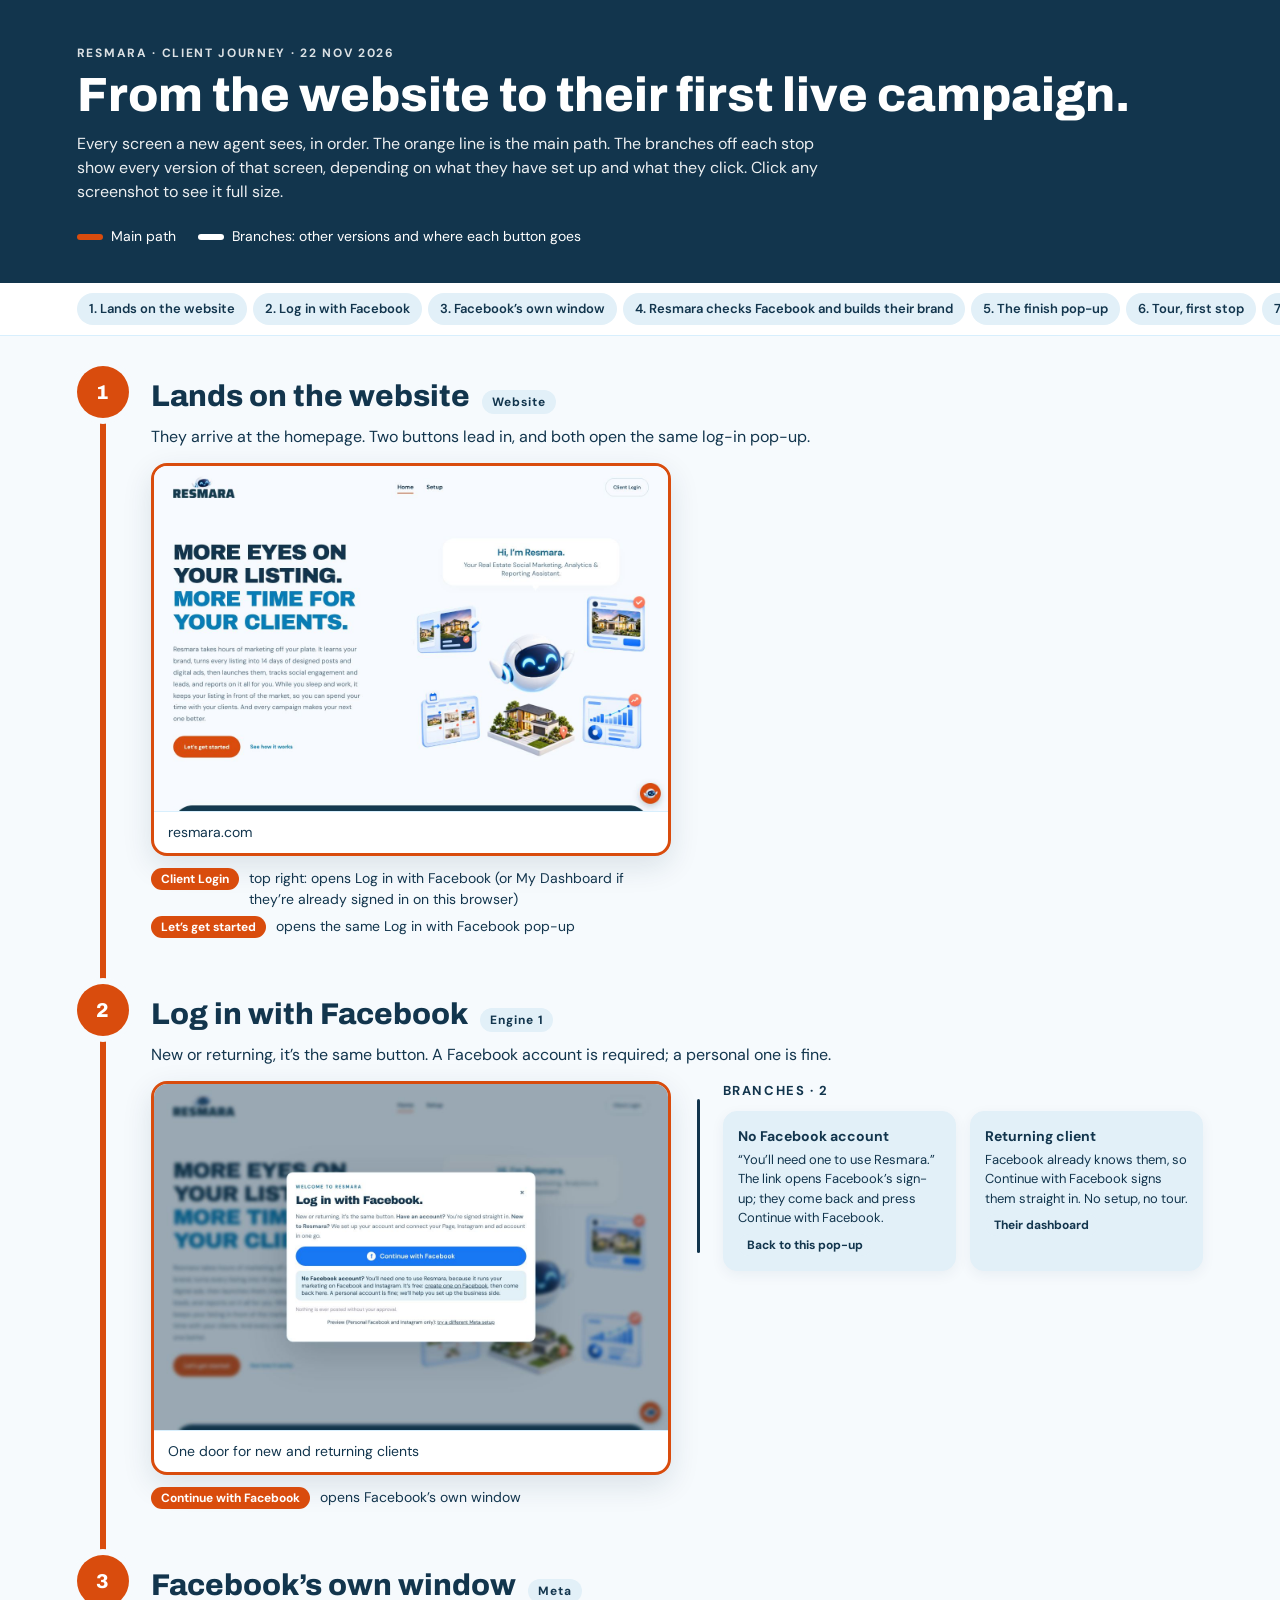
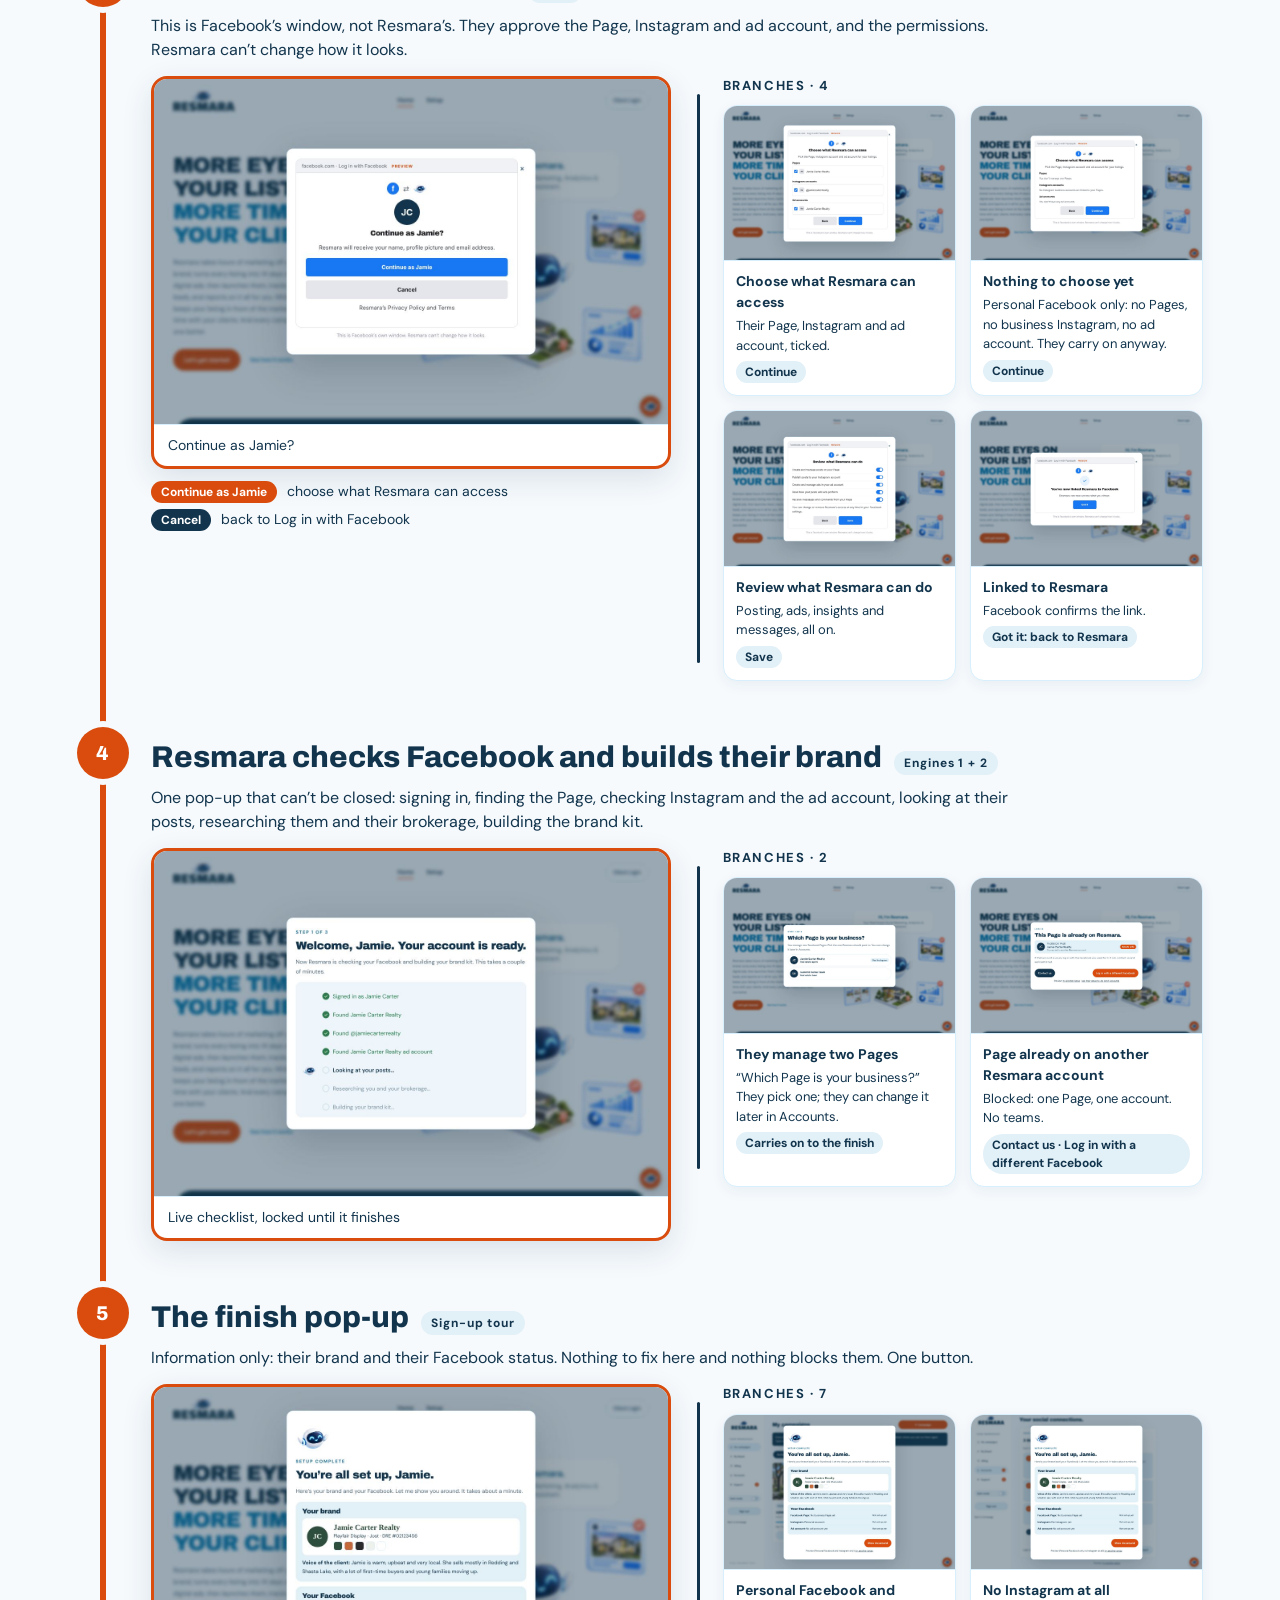
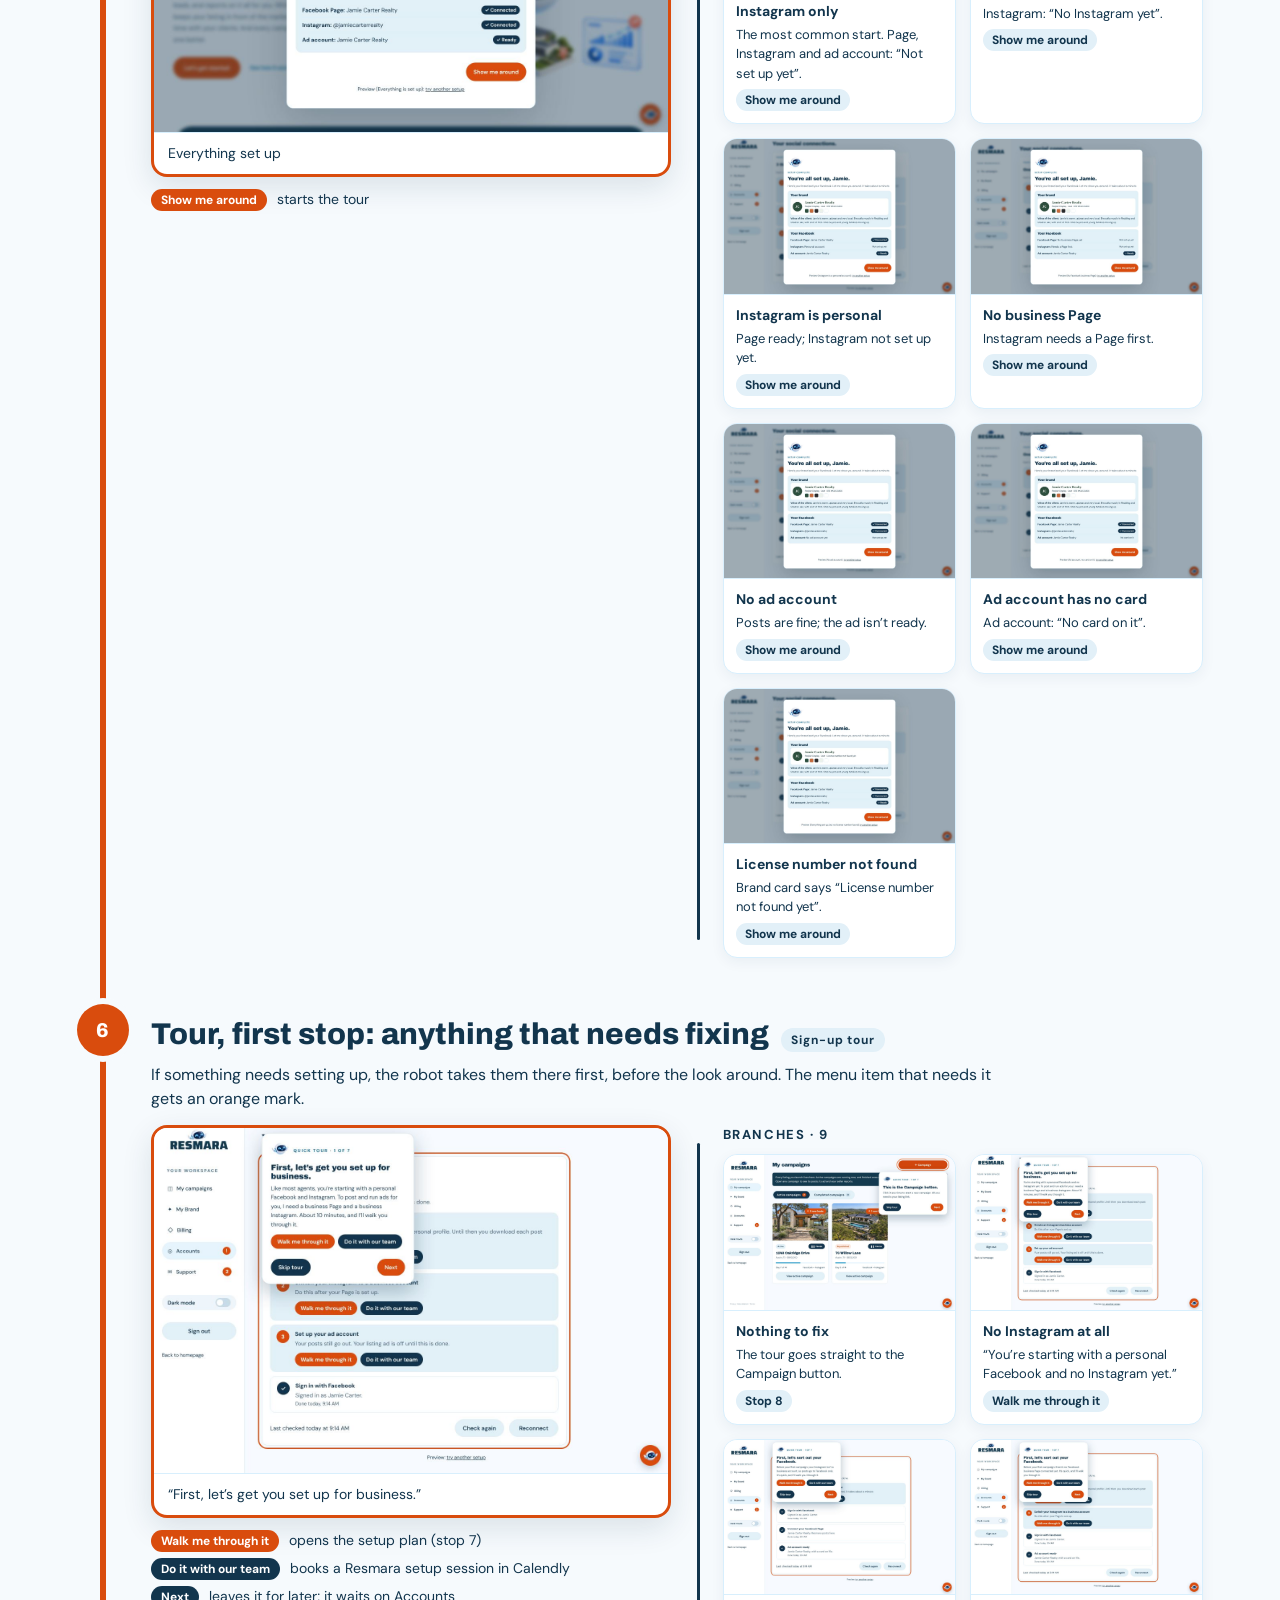
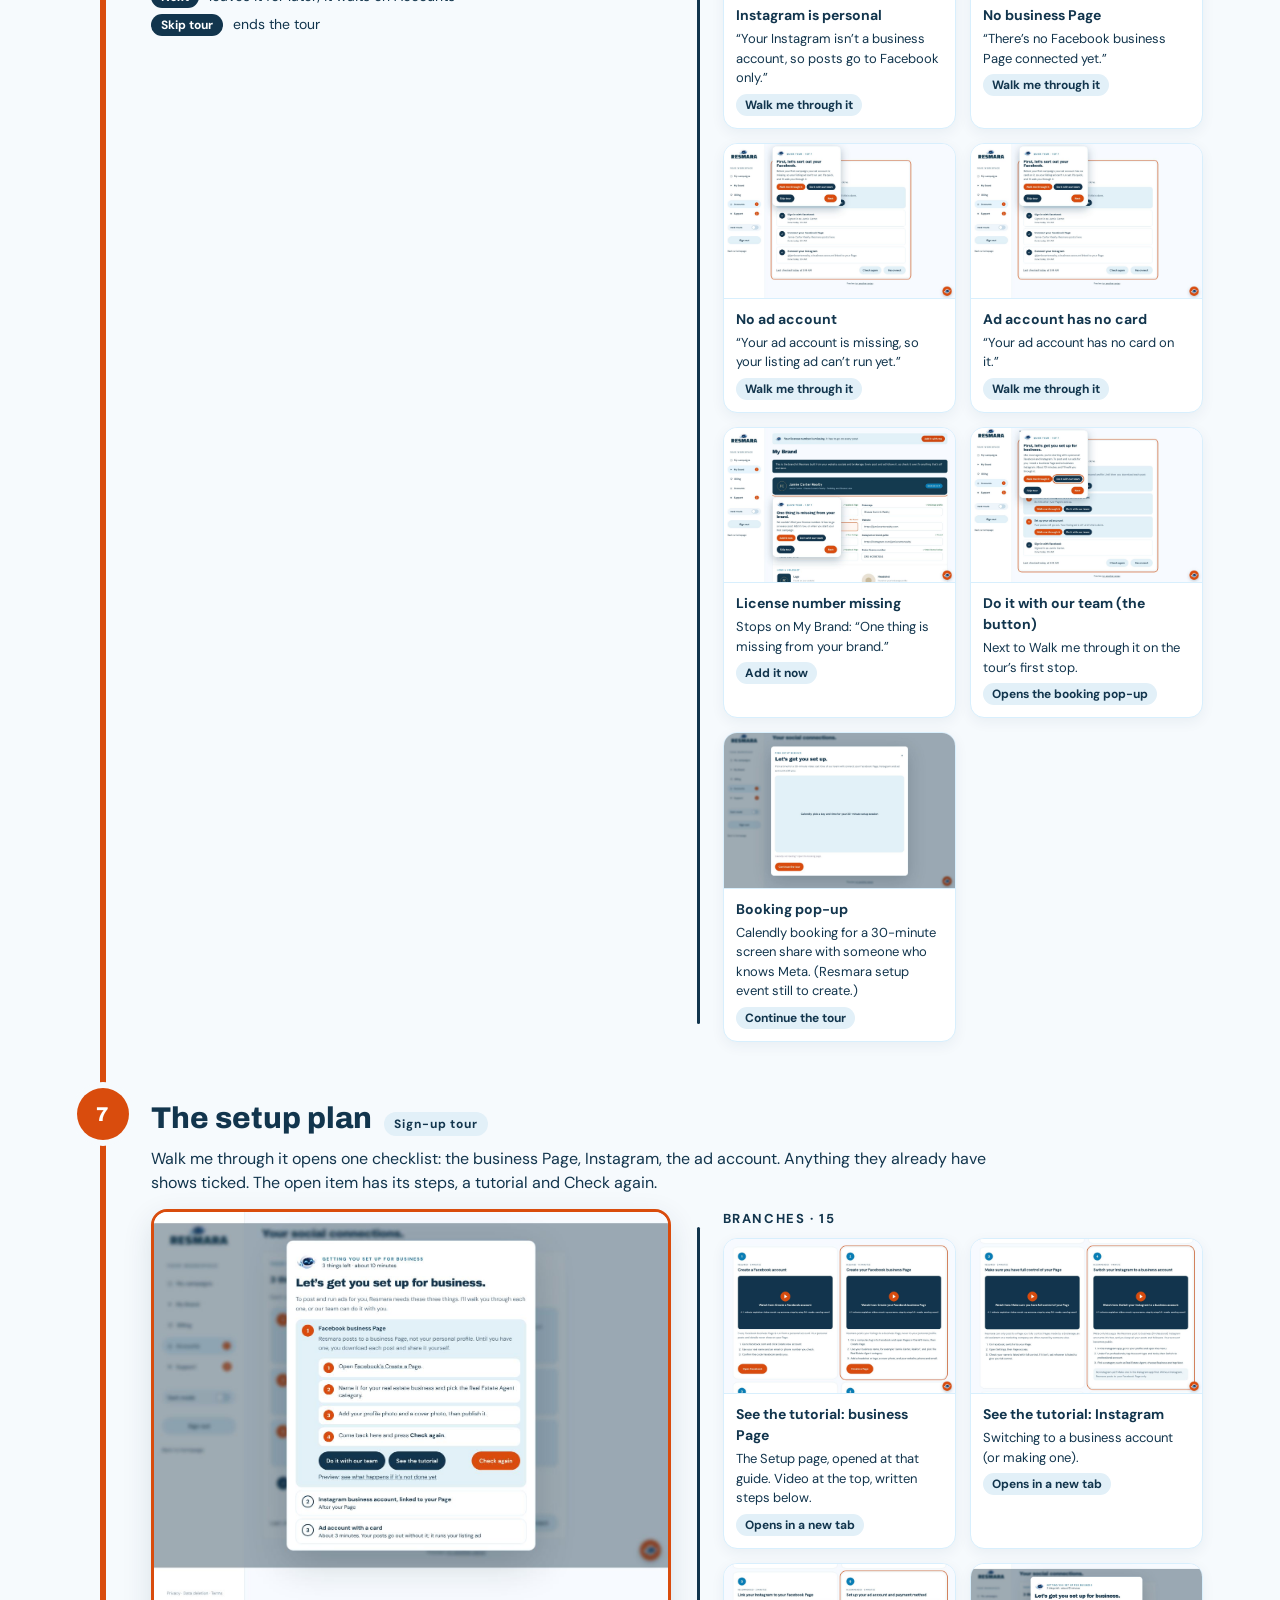
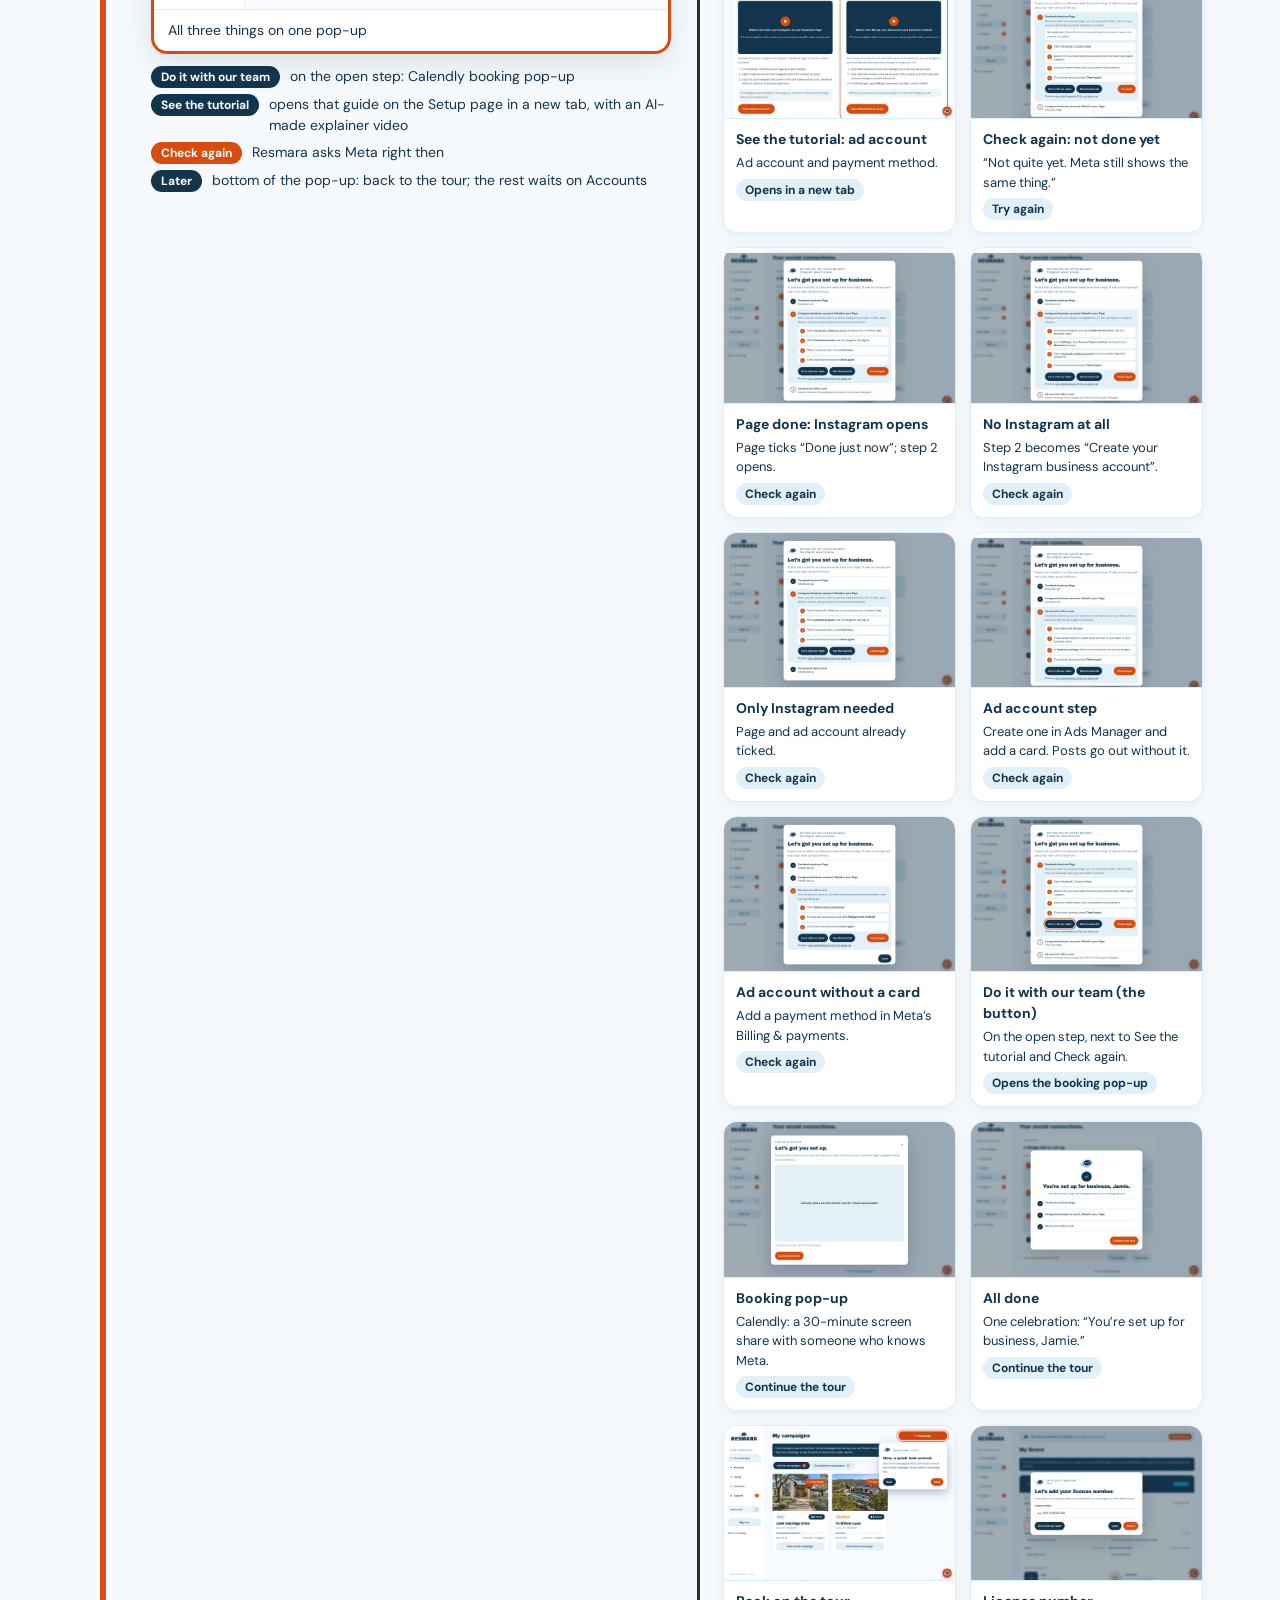
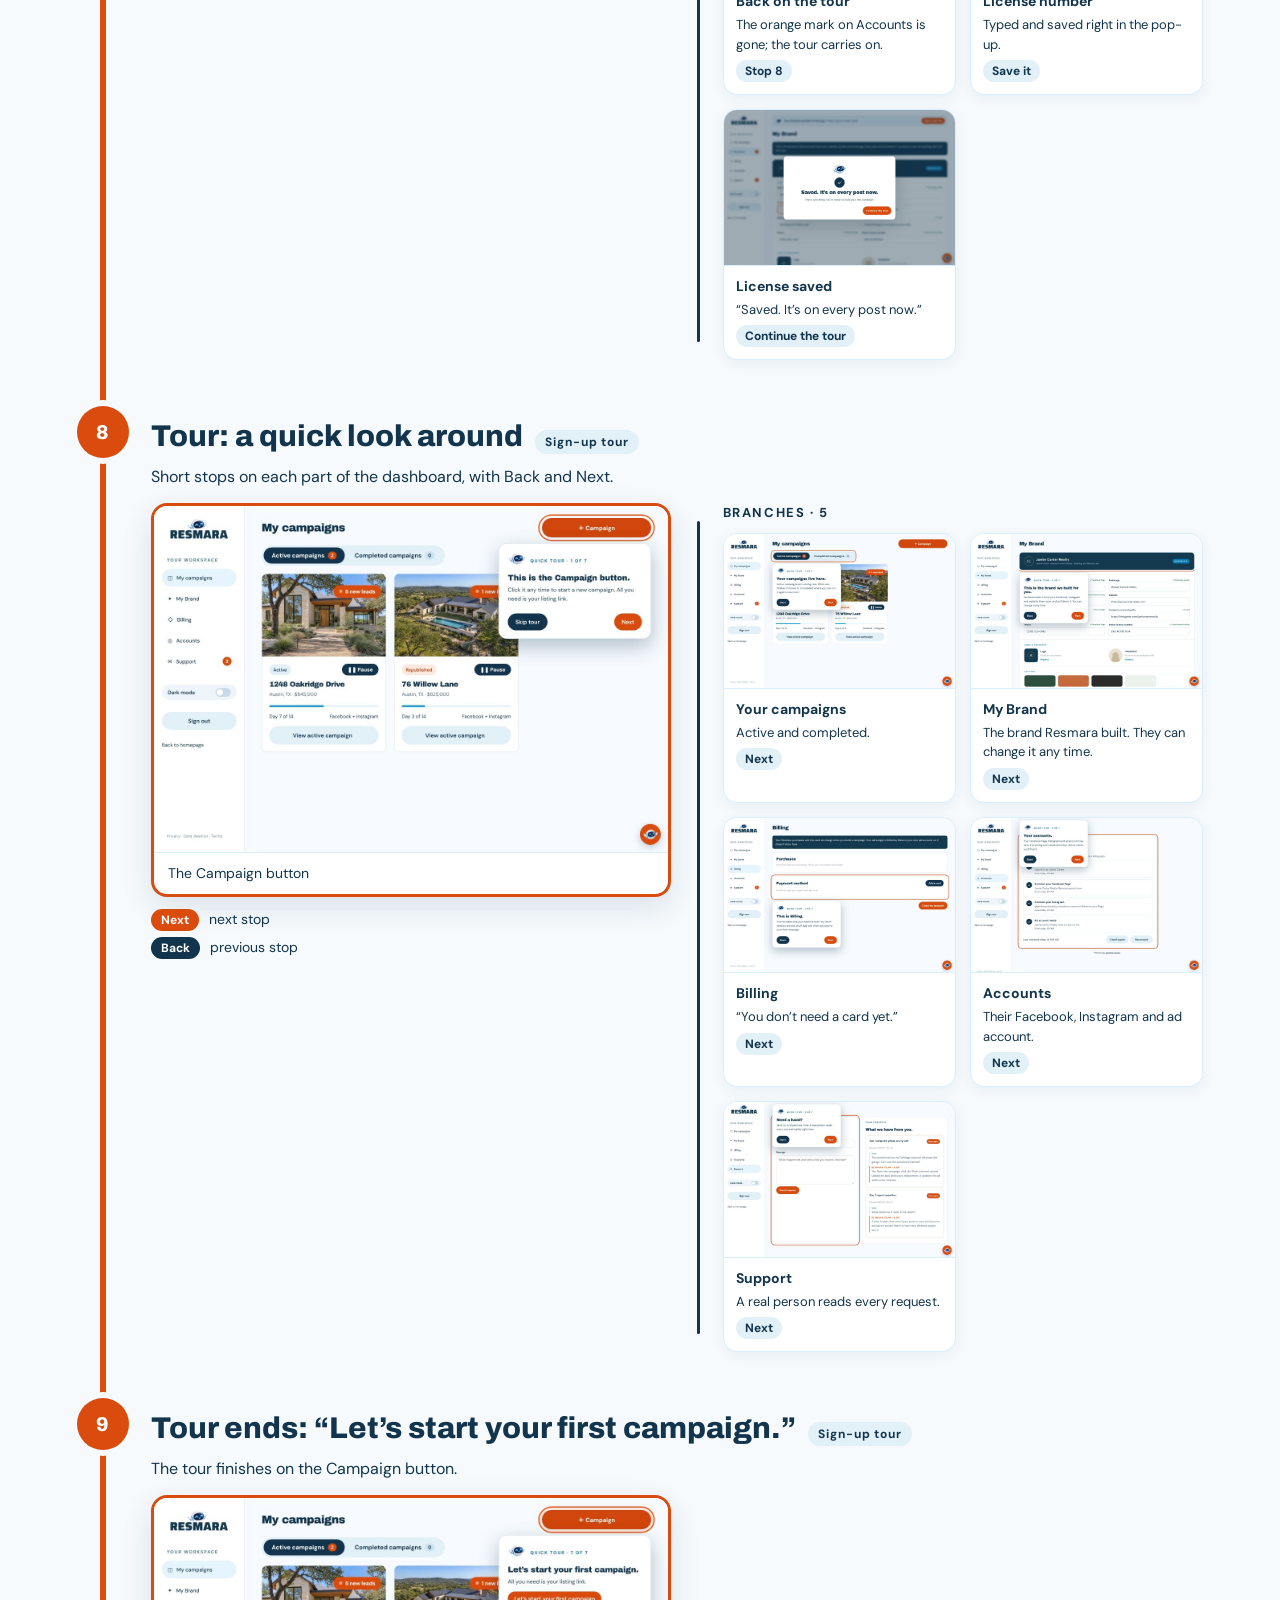
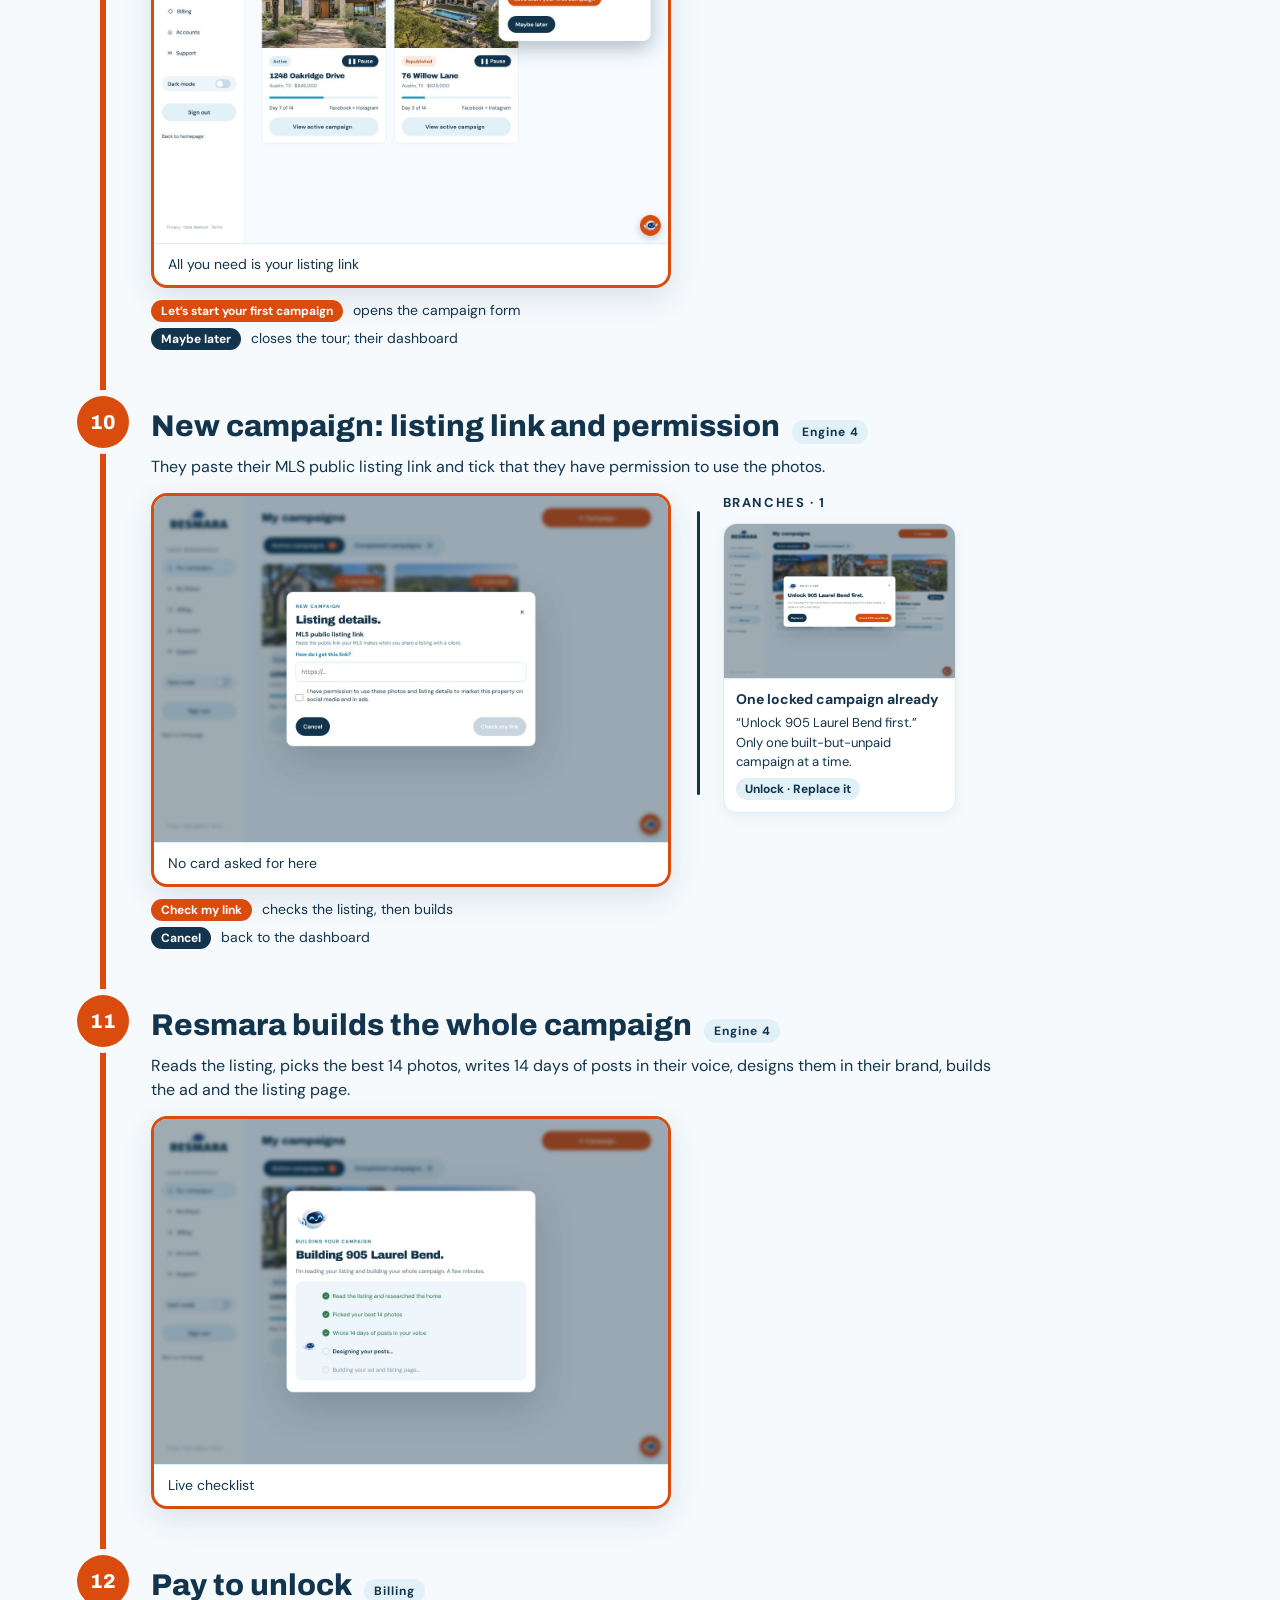
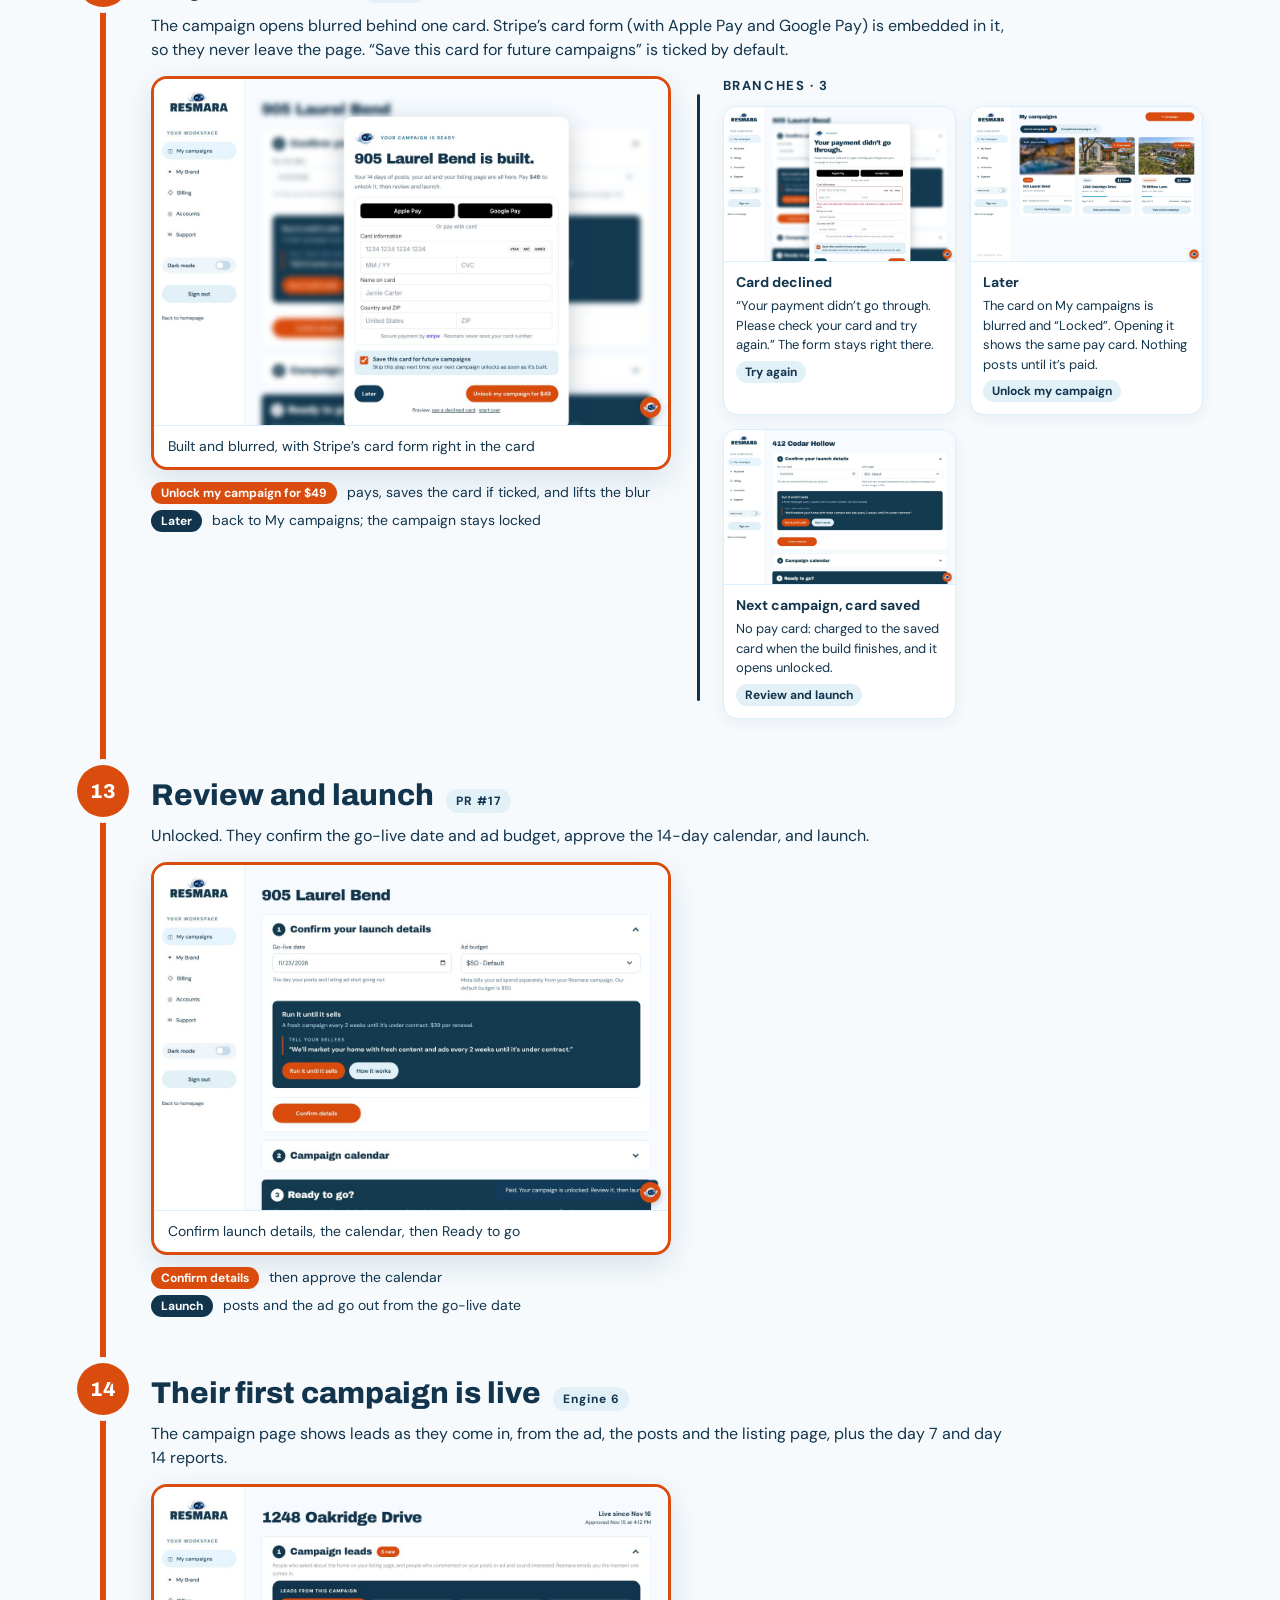
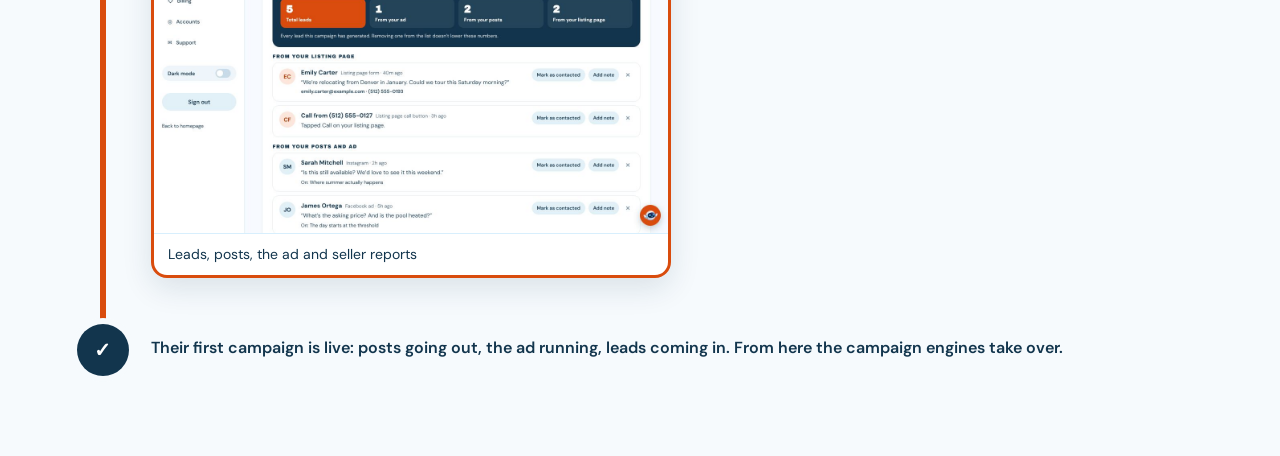
<file: docs/journey/index.html>
<!DOCTYPE html>
<html lang="en">
<head>
<meta charset="utf-8">
<meta name="viewport" content="width=device-width,initial-scale=1">
<title>Resmara client journey: website to first campaign</title>
<link rel="preconnect" href="https://fonts.googleapis.com">
<link rel="stylesheet" href="https://fonts.googleapis.com/css2?family=Archivo:wght@600;800&family=DM+Sans:wght@400;500;600;700&display=swap">
<style>
  :root{--navy:#12354d;--orange:#d94c0d;--sky:#e2f0f8;--sky2:#d8effd;--white:#fff}
  *{box-sizing:border-box}
  html,body{margin:0;background:#f6fafd;color:var(--navy);font-family:'DM Sans',system-ui,sans-serif;font-size:16px;line-height:1.5}
  header{background:var(--navy);color:#fff;padding:44px 6vw 36px}
  header .kick{font-size:12px;letter-spacing:.14em;font-weight:700;color:#fff;opacity:.85}
  header h1{font-family:'Archivo',sans-serif;font-weight:800;font-size:clamp(30px,4vw,48px);line-height:1.05;margin:8px 0 12px;color:#fff}
  header p{max-width:760px;margin:0;color:#fff;opacity:.92}
  .legend{display:flex;gap:22px;flex-wrap:wrap;margin-top:22px;font-size:14px;color:#fff}
  .legend span{display:flex;align-items:center;gap:8px;color:#fff}
  .legend i{display:inline-block;width:26px;height:6px;border-radius:3px}
  .legend .lg-main i{background:var(--orange)}.legend .lg-br i{background:#fff}
  nav.jump{position:sticky;top:0;z-index:20;background:#fff;border-bottom:1px solid var(--sky2);display:flex;gap:6px;overflow-x:auto;padding:10px 6vw}
  nav.jump a{flex:0 0 auto;text-decoration:none;color:var(--navy);font-size:13px;font-weight:600;border-radius:999px;padding:6px 12px;background:var(--sky)}
  nav.jump a:hover{background:var(--sky2)}
  main{padding:30px 6vw 80px;position:relative}
  .spine{position:absolute;left:calc(6vw + 23px);top:30px;bottom:80px;width:6px;border-radius:3px;background:var(--orange)}
  .station{position:relative;display:grid;grid-template-columns:52px 1fr;gap:22px;margin-bottom:46px;scroll-margin-top:70px}
  .dot{width:52px;height:52px;border-radius:50%;background:var(--orange);color:#fff;display:grid;place-items:center;font-family:'Archivo',sans-serif;font-weight:800;font-size:20px;position:relative;z-index:2;box-shadow:0 0 0 6px #f6fafd}
  .body{min-width:0}
  .head{display:flex;align-items:baseline;gap:12px;flex-wrap:wrap}
  .head h2{font-family:'Archivo',sans-serif;font-weight:800;font-size:clamp(22px,2.4vw,30px);margin:8px 0 2px;color:var(--navy)}
  .tag{font-size:12px;font-weight:700;letter-spacing:.08em;border-radius:999px;padding:3px 10px;background:var(--sky);color:var(--navy)}
  .lead{margin:4px 0 14px;max-width:860px}
  .row{display:grid;grid-template-columns:minmax(300px,520px) 1fr;gap:26px;align-items:start}
  .mainshot{margin:0;background:#fff;border:3px solid var(--orange);border-radius:16px;overflow:hidden;cursor:zoom-in;box-shadow:0 10px 30px rgba(18,53,77,.12)}
  .mainshot img{display:block;width:100%}
  .mainshot figcaption{padding:10px 14px;font-size:14px;border-top:1px solid var(--sky2)}
  .buttons{margin:12px 0 0;padding:0;list-style:none;display:grid;gap:6px}
  .buttons li{display:flex;gap:10px;align-items:flex-start;font-size:14px}
  .buttons b.btn{flex:0 0 auto;background:var(--navy);color:#fff;border-radius:999px;padding:2px 10px;font-size:12px;font-weight:700;white-space:nowrap}
  .buttons b.btn.o{background:var(--orange)}
  .branches{position:relative;padding-left:26px}
  .branches:before{content:"";position:absolute;left:0;top:18px;bottom:18px;width:3px;border-radius:2px;background:var(--navy)}
  .branches h3{margin:0 0 10px;font-size:13px;letter-spacing:.12em;font-weight:700;color:var(--navy)}
  .bgrid{display:grid;grid-template-columns:repeat(auto-fill,minmax(210px,1fr));gap:14px}
  .br{position:relative;background:#fff;border:1px solid var(--sky2);border-radius:14px;overflow:hidden;box-shadow:0 4px 14px rgba(18,53,77,.06)}
  .br:before{content:"";position:absolute;left:-27px;top:44px;width:26px;height:3px;background:var(--navy)}
  .bgrid .br:not(:first-child):before{display:none}
  .br img{display:block;width:100%;aspect-ratio:1280/860;object-fit:cover;object-position:top;cursor:zoom-in;border-bottom:1px solid var(--sky2)}
  .br .t{padding:10px 12px 12px}
  .br .t b{display:block;font-size:14px}
  .br .t span{display:block;font-size:13px;margin-top:3px}
  .br .t em{display:inline-block;font-style:normal;font-size:12px;font-weight:700;margin-top:6px;background:var(--sky);border-radius:999px;padding:2px 9px}
  .br.text{background:var(--sky);border-color:var(--sky)}
  .br.text .t{padding:14px}
  .note{background:#fff;border-left:4px solid var(--orange);border-radius:10px;padding:10px 14px;margin-top:12px;font-size:14px;max-width:860px}
  .end{display:grid;grid-template-columns:52px 1fr;gap:22px}
  .end .dot{background:var(--navy)}
  .end p{margin:12px 0 0;font-weight:600}
  #lb{position:fixed;inset:0;background:rgba(18,53,77,.88);display:none;align-items:center;justify-content:center;z-index:50;padding:24px;cursor:zoom-out}
  #lb.on{display:flex}
  #lb figure{margin:0;max-width:min(1280px,96vw);max-height:92vh;display:flex;flex-direction:column;gap:10px}
  #lb img{max-width:100%;max-height:82vh;object-fit:contain;border-radius:12px;background:#fff}
  #lb figcaption{color:#fff;font-weight:600;text-align:center}
  @media (max-width:900px){.row{grid-template-columns:1fr}.branches{padding-left:18px}.br:before{left:-19px;width:18px}}
</style>
</head>
<body>
<header>
  <div class="kick">RESMARA · CLIENT JOURNEY · 22 NOV 2026</div>
  <h1>From the website to their first live campaign.</h1>
  <p>Every screen a new agent sees, in order. The orange line is the main path. The branches off each stop show every version of that screen, depending on what they have set up and what they click. Click any screenshot to see it full size.</p>
  <div class="legend"><span class="lg-main"><i></i>Main path</span><span class="lg-br"><i></i>Branches: other versions and where each button goes</span></div>
</header>
<nav class="jump" id="jump"></nav>
<main><div class="spine" aria-hidden="true"></div><div id="stops"></div>
  <div class="end"><div class="dot">✓</div><p>Their first campaign is live: posts going out, the ad running, leads coming in. From here the campaign engines take over.</p></div>
</main>
<div id="lb" role="dialog" aria-label="Screenshot" onclick="this.classList.remove('on')"><figure><img alt=""><figcaption></figcaption></figure></div>
<script>
const I = n => 'img/' + n + '.jpg';
const STOPS = [
 { id:'land', name:'Lands on the website', tag:'Website', shot:'s01-home', cap:'resmara.com',
   lead:'They arrive at the homepage. Two buttons lead in, and both open the same log-in pop-up.',
   buttons:[['Client Login','top right: opens Log in with Facebook (or My Dashboard if they’re already signed in on this browser)',1],['Let’s get started','opens the same Log in with Facebook pop-up',1]],
   branches:[] },
 { id:'login', name:'Log in with Facebook', tag:'Engine 1', shot:'s02-login', cap:'One door for new and returning clients',
   lead:'New or returning, it’s the same button. A Facebook account is required; a personal one is fine.',
   buttons:[['Continue with Facebook','opens Facebook’s own window',1]],
   branches:[
     {text:true, t:'No Facebook account', d:'“You’ll need one to use Resmara.” The link opens Facebook’s sign-up; they come back and press Continue with Facebook.', go:'Back to this pop-up'},
     {text:true, t:'Returning client', d:'Facebook already knows them, so Continue with Facebook signs them straight in. No setup, no tour.', go:'Their dashboard'} ] },
 { id:'facebook', name:'Facebook’s own window', tag:'Meta', shot:'s03-fb1', cap:'Continue as Jamie?',
   lead:'This is Facebook’s window, not Resmara’s. They approve the Page, Instagram and ad account, and the permissions. Resmara can’t change how it looks.',
   buttons:[['Continue as Jamie','choose what Resmara can access',1],['Cancel','back to Log in with Facebook']],
   branches:[
     {img:'s03-fb2', t:'Choose what Resmara can access', d:'Their Page, Instagram and ad account, ticked.', go:'Continue'},
     {img:'s03-fb2-personal', t:'Nothing to choose yet', d:'Personal Facebook only: no Pages, no business Instagram, no ad account. They carry on anyway.', go:'Continue'},
     {img:'s03-fb3', t:'Review what Resmara can do', d:'Posting, ads, insights and messages, all on.', go:'Save'},
     {img:'s03-fb4', t:'Linked to Resmara', d:'Facebook confirms the link.', go:'Got it: back to Resmara'} ] },
 { id:'check', name:'Resmara checks Facebook and builds their brand', tag:'Engines 1 + 2', shot:'s04-checking', cap:'Live checklist, locked until it finishes',
   lead:'One pop-up that can’t be closed: signing in, finding the Page, checking Instagram and the ad account, looking at their posts, researching them and their brokerage, building the brand kit.',
   buttons:[],
   branches:[
     {img:'s04-several', t:'They manage two Pages', d:'“Which Page is your business?” They pick one; they can change it later in Accounts.', go:'Carries on to the finish'},
     {img:'s04-taken', t:'Page already on another Resmara account', d:'Blocked: one Page, one account. No teams.', go:'Contact us · Log in with a different Facebook'} ] },
 { id:'finish', name:'The finish pop-up', tag:'Sign-up tour', shot:'s05-finish-ready', cap:'Everything set up',
   lead:'Information only: their brand and their Facebook status. Nothing to fix here and nothing blocks them. One button.',
   buttons:[['Show me around','starts the tour',1]],
   branches:[
     {img:'s05-finish-personal', t:'Personal Facebook and Instagram only', d:'The most common start. Page, Instagram and ad account: “Not set up yet”.', go:'Show me around'},
     {img:'s05-finish-noIg', t:'No Instagram at all', d:'Instagram: “No Instagram yet”.', go:'Show me around'},
     {img:'s05-finish-igPers', t:'Instagram is personal', d:'Page ready; Instagram not set up yet.', go:'Show me around'},
     {img:'s05-finish-noPage', t:'No business Page', d:'Instagram needs a Page first.', go:'Show me around'},
     {img:'s05-finish-noAd', t:'No ad account', d:'Posts are fine; the ad isn’t ready.', go:'Show me around'},
     {img:'s05-finish-noCard', t:'Ad account has no card', d:'Ad account: “No card on it”.', go:'Show me around'},
     {img:'s05-finish-noLic', t:'License number not found', d:'Brand card says “License number not found yet”.', go:'Show me around'} ] },
 { id:'fixfirst', name:'Tour, first stop: anything that needs fixing', tag:'Sign-up tour', shot:'s06-tour-personal', cap:'“First, let’s get you set up for business.”',
   lead:'If something needs setting up, the robot takes them there first, before the look around. The menu item that needs it gets an orange mark.',
   buttons:[['Walk me through it','opens the setup plan (stop 7)',1],['Do it with our team','books a Resmara setup session in Calendly'],['Next','leaves it for later; it waits on Accounts'],['Skip tour','ends the tour']],
   branches:[
     {img:'s06-tour-ready', t:'Nothing to fix', d:'The tour goes straight to the Campaign button.', go:'Stop 8'},
     {img:'s06-tour-noIg', t:'No Instagram at all', d:'“You’re starting with a personal Facebook and no Instagram yet.”', go:'Walk me through it'},
     {img:'s06-tour-igPers', t:'Instagram is personal', d:'“Your Instagram isn’t a business account, so posts go to Facebook only.”', go:'Walk me through it'},
     {img:'s06-tour-noPage', t:'No business Page', d:'“There’s no Facebook business Page connected yet.”', go:'Walk me through it'},
     {img:'s06-tour-noAd', t:'No ad account', d:'“Your ad account is missing, so your listing ad can’t run yet.”', go:'Walk me through it'},
     {img:'s06-tour-noCard', t:'Ad account has no card', d:'“Your ad account has no card on it.”', go:'Walk me through it'},
     {img:'s06-tour-noLic', t:'License number missing', d:'Stops on My Brand: “One thing is missing from your brand.”', go:'Add it now'},
     {img:'t1-team-button-tour', t:'Do it with our team (the button)', d:'Next to Walk me through it on the tour’s first stop.', go:'Opens the booking pop-up'},
     {img:'s07-team', t:'Booking pop-up', d:'Calendly booking for a 30-minute screen share with someone who knows Meta. (Resmara setup event still to create.)', go:'Continue the tour'} ] },
 { id:'setup', name:'The setup plan', tag:'Sign-up tour', shot:'s07-plan-page', cap:'All three things on one pop-up',
   lead:'Walk me through it opens one checklist: the business Page, Instagram, the ad account. Anything they already have shows ticked. The open item has its steps, a tutorial and Check again.',
   buttons:[['Do it with our team','on the open step: Calendly booking pop-up'],['See the tutorial','opens that guide on the Setup page in a new tab, with an AI-made explainer video'],['Check again','Resmara asks Meta right then',1],['Later','bottom of the pop-up: back to the tour; the rest waits on Accounts']],
   branches:[
     {img:'s07-tutorial-page', t:'See the tutorial: business Page', d:'The Setup page, opened at that guide. Video at the top, written steps below.', go:'Opens in a new tab'},
     {img:'s07-tutorial-instagram', t:'See the tutorial: Instagram', d:'Switching to a business account (or making one).', go:'Opens in a new tab'},
     {img:'s07-tutorial-ads', t:'See the tutorial: ad account', d:'Ad account and payment method.', go:'Opens in a new tab'},
     {img:'s07-plan-notyet', t:'Check again: not done yet', d:'“Not quite yet. Meta still shows the same thing.”', go:'Try again'},
     {img:'s07-plan-ig-switch', t:'Page done: Instagram opens', d:'Page ticks “Done just now”; step 2 opens.', go:'Check again'},
     {img:'s07-plan-ig-create', t:'No Instagram at all', d:'Step 2 becomes “Create your Instagram business account”.', go:'Check again'},
     {img:'s07-plan-ig-only', t:'Only Instagram needed', d:'Page and ad account already ticked.', go:'Check again'},
     {img:'s07-plan-ad', t:'Ad account step', d:'Create one in Ads Manager and add a card. Posts go out without it.', go:'Check again'},
     {img:'s07-plan-ad-card', t:'Ad account without a card', d:'Add a payment method in Meta’s Billing & payments.', go:'Check again'},
     {img:'t2-team-button-plan', t:'Do it with our team (the button)', d:'On the open step, next to See the tutorial and Check again.', go:'Opens the booking pop-up'},
     {img:'s07-team', t:'Booking pop-up', d:'Calendly: a 30-minute screen share with someone who knows Meta.', go:'Continue the tour'},
     {img:'s07-plan-done', t:'All done', d:'One celebration: “You’re set up for business, Jamie.”', go:'Continue the tour'},
     {img:'s08-tour-resumes', t:'Back on the tour', d:'The orange mark on Accounts is gone; the tour carries on.', go:'Stop 8'},
     {img:'s07-license', t:'License number', d:'Typed and saved right in the pop-up.', go:'Save it'},
     {img:'s07-license-saved', t:'License saved', d:'“Saved. It’s on every post now.”', go:'Continue the tour'} ] },
 { id:'around', name:'Tour: a quick look around', tag:'Sign-up tour', shot:'s08-look-0', cap:'The Campaign button',
   lead:'Short stops on each part of the dashboard, with Back and Next.',
   buttons:[['Next','next stop',1],['Back','previous stop']],
   branches:[
     {img:'s08-look-1', t:'Your campaigns', d:'Active and completed.', go:'Next'},
     {img:'s08-look-2', t:'My Brand', d:'The brand Resmara built. They can change it any time.', go:'Next'},
     {img:'s08-look-3', t:'Billing', d:'“You don’t need a card yet.”', go:'Next'},
     {img:'s08-look-4', t:'Accounts', d:'Their Facebook, Instagram and ad account.', go:'Next'},
     {img:'s08-look-5', t:'Support', d:'A real person reads every request.', go:'Next'} ] },
 { id:'tourend', name:'Tour ends: “Let’s start your first campaign.”', tag:'Sign-up tour', shot:'s09-tour-end', cap:'All you need is your listing link',
   lead:'The tour finishes on the Campaign button.',
   buttons:[['Let’s start your first campaign','opens the campaign form',1],['Maybe later','closes the tour; their dashboard']],
   branches:[] },
 { id:'newcamp', name:'New campaign: listing link and permission', tag:'Engine 4', shot:'s10-new-campaign', cap:'No card asked for here',
   lead:'They paste their MLS public listing link and tick that they have permission to use the photos.',
   buttons:[['Check my link','checks the listing, then builds',1],['Cancel','back to the dashboard']],
   branches:[
     {img:'s12-one-at-a-time', t:'One locked campaign already', d:'“Unlock 905 Laurel Bend first.” Only one built-but-unpaid campaign at a time.', go:'Unlock · Replace it'} ] },
 { id:'build', name:'Resmara builds the whole campaign', tag:'Engine 4', shot:'s11-building', cap:'Live checklist',
   lead:'Reads the listing, picks the best 14 photos, writes 14 days of posts in their voice, designs them in their brand, builds the ad and the listing page.',
   buttons:[], branches:[] },
 { id:'unlock', name:'Pay to unlock', tag:'Billing', shot:'s12-gate', cap:'Built and blurred, with Stripe’s card form right in the card',
   lead:'The campaign opens blurred behind one card. Stripe’s card form (with Apple Pay and Google Pay) is embedded in it, so they never leave the page. “Save this card for future campaigns” is ticked by default.',
   buttons:[['Unlock my campaign for $49','pays, saves the card if ticked, and lifts the blur',1],['Later','back to My campaigns; the campaign stays locked']],
   branches:[
     {img:'s12-declined', t:'Card declined', d:'“Your payment didn’t go through. Please check your card and try again.” The form stays right there.', go:'Try again'},
     {img:'s12-later-list', t:'Later', d:'The card on My campaigns is blurred and “Locked”. Opening it shows the same pay card. Nothing posts until it’s paid.', go:'Unlock my campaign'},
     {img:'s14-next-campaign-paid', t:'Next campaign, card saved', d:'No pay card: charged to the saved card when the build finishes, and it opens unlocked.', go:'Review and launch'} ] },
 { id:'launch', name:'Review and launch', tag:'PR #17', shot:'s13-unlocked', cap:'Confirm launch details, the calendar, then Ready to go',
   lead:'Unlocked. They confirm the go-live date and ad budget, approve the 14-day calendar, and launch.',
   buttons:[['Confirm details','then approve the calendar',1],['Launch','posts and the ad go out from the go-live date']],
   branches:[] },
 { id:'live', name:'Their first campaign is live', tag:'Engine 6', shot:'s15-running', cap:'Leads, posts, the ad and seller reports',
   lead:'The campaign page shows leads as they come in, from the ad, the posts and the listing page, plus the day 7 and day 14 reports.',
   buttons:[], branches:[] }
];
const esc = s => String(s).replace(/[&<>"]/g, c => ({'&':'&amp;','<':'&lt;','>':'&gt;','"':'&quot;'}[c]));
document.getElementById('jump').innerHTML = STOPS.map((s,i) => `<a href="#${s.id}">${i+1}. ${esc(s.name.split(':')[0])}</a>`).join('');
document.getElementById('stops').innerHTML = STOPS.map((s,i) => `
 <section class="station" id="${s.id}"><div class="dot">${i+1}</div><div class="body">
  <div class="head"><h2>${esc(s.name)}</h2><span class="tag">${esc(s.tag)}</span></div>
  <p class="lead">${esc(s.lead)}</p>
  <div class="row">
   <div><figure class="mainshot" data-src="${I(s.shot)}" data-cap="${esc(s.name)}"><img src="${I(s.shot)}" alt="${esc(s.cap)}" loading="lazy"><figcaption>${esc(s.cap)}</figcaption></figure>
    ${s.buttons.length ? `<ul class="buttons">${s.buttons.map(b => `<li><b class="btn${b[2] ? ' o' : ''}">${esc(b[0])}</b><span>${esc(b[1])}</span></li>`).join('')}</ul>` : ''}</div>
   ${s.branches.length ? `<div class="branches"><h3>BRANCHES · ${s.branches.length}</h3><div class="bgrid">${s.branches.map(b => b.text
      ? `<div class="br text"><div class="t"><b>${esc(b.t)}</b><span>${esc(b.d)}</span><em>${esc(b.go)}</em></div></div>`
      : `<div class="br"><img src="${I(b.img)}" alt="${esc(b.t)}" loading="lazy" data-src="${I(b.img)}" data-cap="${esc(b.t)}"><div class="t"><b>${esc(b.t)}</b><span>${esc(b.d)}</span><em>${esc(b.go)}</em></div></div>`).join('')}</div></div>` : '<div></div>'}
  </div></div></section>`).join('');
const lb = document.getElementById('lb');
document.addEventListener('click', e => {
  const el = e.target.closest('[data-src]'); if (!el) return;
  lb.querySelector('img').src = el.dataset.src; lb.querySelector('figcaption').textContent = el.dataset.cap; lb.classList.add('on');
});
document.addEventListener('keydown', e => { if (e.key === 'Escape') lb.classList.remove('on'); });
</script>
</body>
</html>
</file>
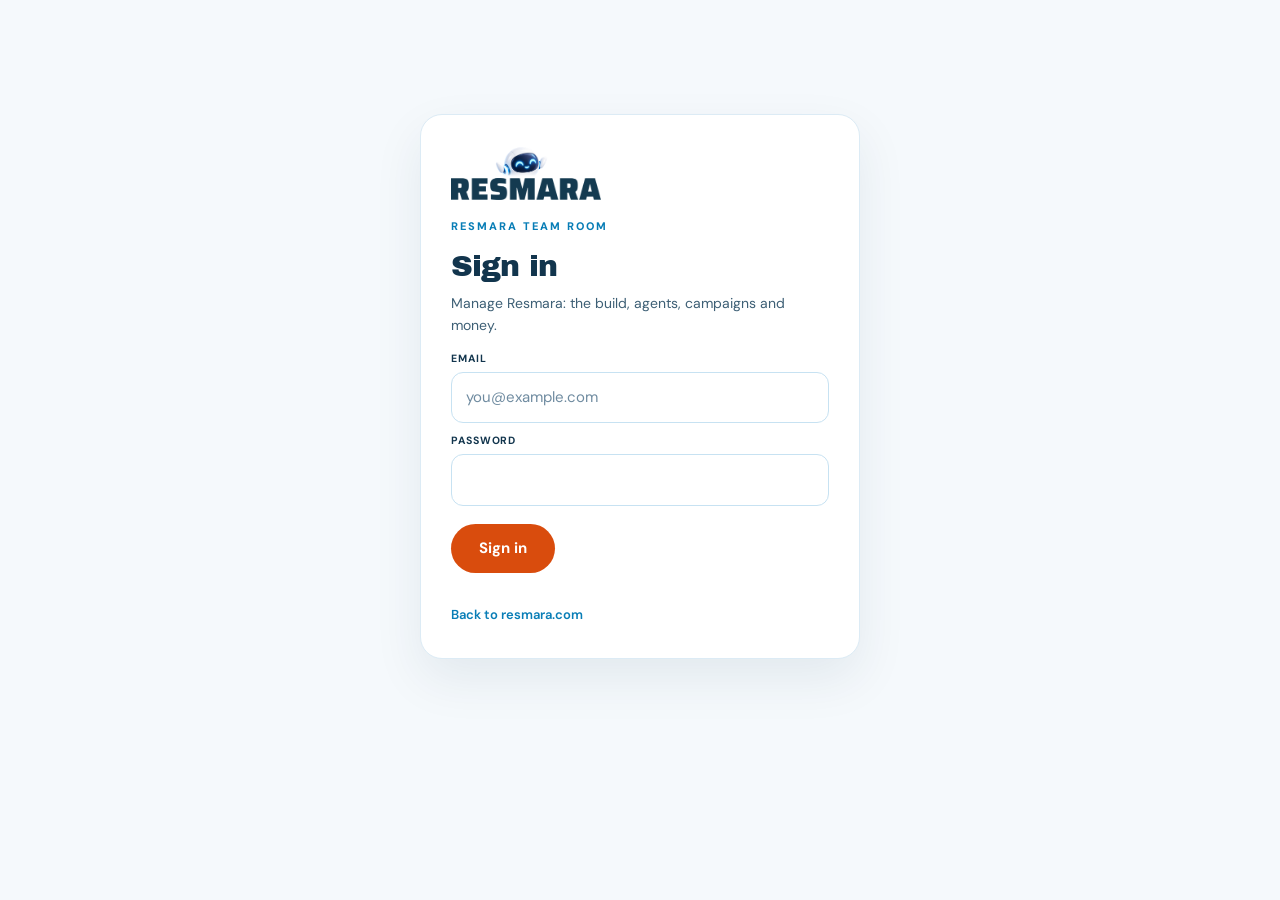
<file: static/admin.html>
<!doctype html>
<html lang="en">
<head>
<meta charset="utf-8">
<meta name="viewport" content="width=device-width,initial-scale=1">
<title>Resmara — Team room</title>
<script>try{if(localStorage.getItem('resmara_theme')==='dark')document.documentElement.classList.add('dark')}catch(e){}</script>
<style>
@import url('https://fonts.googleapis.com/css2?family=DM+Sans:wght@400;500;600;700&family=Archivo+Black&display=swap');
/* Same family as the buildroom tracker and the customer site: DM Sans on warm paper,
   deep navy for the shell, eye-blue for labels and links, one orange for the action that
   matters. Nothing here is a new hue — the tokens are the site's own. */
:root{
  --ink:#102c40; --navy:#143a50; --navy-deep:#123c59; --blue:#087db6; --sky:#c7e2f2;
  --wash:#e5f4fd; --paper:#f7fbff; --muted:#52778f; --line:#dcebf5; --hair:#eef6fb;
  --orange:#d94c0d; --orange-deep:#c3440b; --ok:#1f8a4c; --bad:#c0392b; --warn:#a35f45;
  --r:13px; --shadow:0 4px 16px rgba(38,56,87,.02);
}
*{box-sizing:border-box}
body{margin:0;background:var(--paper);color:var(--ink);
  font:15px/1.55 'DM Sans',-apple-system,BlinkMacSystemFont,"Segoe UI",sans-serif;-webkit-font-smoothing:antialiased}
a{color:var(--blue);text-decoration:none}
a:hover{text-decoration:underline}
h1,h2,h3{letter-spacing:-.3px}
.shell{display:flex;min-height:100vh}

/* ── the shell column ─────────────────────────────────────────────────────── */
.side{flex:0 0 244px;width:244px;background:var(--navy-deep);color:#fff;padding:26px 18px 20px;
  position:sticky;top:0;height:100vh;display:flex;flex-direction:column}
.mark{font-family:'Archivo Black','Arial Black',sans-serif;font-size:22px;letter-spacing:-1.2px;color:#fff;text-decoration:none}
.mark:hover{text-decoration:none}
.mark span{color:var(--orange)}
.mark small{display:block;font-family:'DM Sans',sans-serif;font-size:9px;font-weight:700;letter-spacing:2.6px;
  color:#a2c9de;margin-top:5px;text-transform:uppercase}
.side-eyebrow{font-size:9.5px;font-weight:700;letter-spacing:2px;text-transform:uppercase;color:#7fa6bd;margin:30px 0 8px}
nav#index{display:grid;gap:2px;overflow:visible}
nav#index.hidden{display:none}
nav#index a{display:flex;align-items:center;gap:10px;padding:9px 12px;border-radius:10px;color:#a2c9de;
  font-size:13px;font-weight:600;text-decoration:none;transition:background .14s,color .14s}
nav#index a:hover{background:rgba(255,255,255,.07);color:#fff;text-decoration:none}
/* The channels under Marketing: one level in, so the parent reads as the parent. */
nav#index a.nav-sub{padding-left:26px;font-weight:500;font-size:12.5px;color:#8fb6cb}
nav#index a[aria-current="true"]{background:var(--wash);color:var(--blue)}
.side-foot{margin-top:auto;border-top:1px solid rgba(255,255,255,.13);padding-top:15px;
  font-size:11px;line-height:1.6;color:#9fbccd}
.side-foot b{display:block;color:#fff;font-size:12px;margin-bottom:2px}

/* ── top bar and page head ────────────────────────────────────────────────── */
.main{flex:1;min-width:0;min-height:100vh;background:var(--paper)}
.topbar{display:flex;align-items:center;gap:12px;flex-wrap:wrap;background:#fff;
  border-bottom:1px solid var(--hair);padding:13px 30px;position:sticky;top:0;z-index:20}
.crumb{font-size:13px;color:var(--muted)}
.crumb i{font-style:normal;opacity:.45;margin:0 7px}
.crumb b{color:var(--ink);font-weight:600}
.topbar .sp{flex:1}
.topbar .who{font-size:12px;color:var(--muted)}
.tlink{font-size:12px;font-weight:600;color:var(--blue);text-decoration:none;white-space:nowrap}
.tools{display:flex;align-items:center;gap:14px;margin-left:2px;border-left:1px solid var(--hair);padding-left:14px}
.tools.hidden{display:none}
.badge.hidden{display:none}
.badge{font-size:10px;font-weight:800;letter-spacing:1.3px;text-transform:uppercase;color:var(--blue);
  background:var(--wash);border-radius:6px;padding:3px 7px}
main{max-width:1120px;margin:0 auto;padding:28px 30px 64px}
.pagehead{margin:0 0 20px}
.eyebrow{font-size:10px;font-weight:800;letter-spacing:2.2px;text-transform:uppercase;color:var(--blue)}
.pagehead h1{font-size:31px;font-weight:700;letter-spacing:-1.4px;line-height:1.1;margin:9px 0 7px}
.pagehead .sub{margin:0;font-size:14px;color:var(--muted);max-width:660px;line-height:1.65}

/* ── what is waiting on a human ───────────────────────────────────────────── */
.triage{display:grid;grid-template-columns:repeat(auto-fit,minmax(176px,1fr));gap:13px;margin:0 0 18px}
.tile{background:#fff;border:1px solid var(--sky);border-radius:var(--r);box-shadow:var(--shadow);
  padding:15px 17px 14px;text-align:left;font:inherit;color:inherit;cursor:pointer;
  display:grid;gap:3px;transition:border-color .14s,transform .14s,box-shadow .14s}
.tile:hover{border-color:#9fd2ea;transform:translateY(-1px);box-shadow:0 8px 20px rgba(38,56,87,.06)}
.tile .n{font-size:31px;font-weight:700;line-height:1;letter-spacing:-1.4px;color:var(--ink)}
.tile .l{font-size:12.5px;font-weight:600;color:var(--ink);margin-top:3px}
.tile .s{font-size:11px;color:var(--muted);line-height:1.45}
.tile.on{border-color:#f2ccb8;background:#fff8f4}
.tile.on .n{color:var(--orange)}
.tile.zero .n{color:#bccfdd}
.tile.zero .l{color:var(--muted)}

/* ── cards and their folded headers ───────────────────────────────────────── */
.card{background:#fff;border:1px solid var(--sky);border-radius:var(--r);box-shadow:var(--shadow);
  padding:18px 20px;margin:0 0 15px}
.card>h2{font-size:22px;font-weight:700;letter-spacing:-.6px;margin:0 0 14px;color:var(--ink)}
details.card{padding:0;overflow:hidden;scroll-margin-top:96px}
details.card>summary{display:flex;align-items:center;gap:12px;padding:15px 20px;cursor:pointer;list-style:none}
details.card>summary::-webkit-details-marker{display:none}
details.card>summary:hover{background:#fbfdff}
details.card>summary h2{margin:0;flex:0 0 auto;font-size:16px;font-weight:700;letter-spacing:-.35px;color:var(--ink)}
.secsum{flex:1;text-align:right;font-size:12px;color:var(--muted)}
.secsum b{color:var(--orange);font-weight:700}
.chev{color:#9fbccd;font-size:15px;transition:transform .16s}
details[open]>summary .chev{transform:rotate(90deg)}
details.card>.body{padding:2px 20px 18px;border-top:1px solid var(--hair);padding-top:15px}
details.card[open]>summary{border-bottom:0}

/* ── figures ──────────────────────────────────────────────────────────────── */
.grid{display:grid;grid-template-columns:repeat(auto-fit,minmax(158px,1fr));gap:12px}
.stat{background:var(--paper);border:1px solid var(--hair);border-radius:11px;padding:13px 14px}
.stat .n{font-size:26px;font-weight:700;line-height:1.12;letter-spacing:-.9px;color:var(--ink)}
.stat .l{font-size:10.5px;font-weight:700;letter-spacing:.9px;text-transform:uppercase;color:var(--muted);margin-top:2px}
.stat .s{font-size:11px;color:#7c93a3;margin-top:3px;line-height:1.45}
.nw{white-space:nowrap}
.stat .w{font-size:11.5px;color:#5b7f96;margin-top:6px;line-height:1.45;border-top:1px solid var(--hair);padding-top:6px}
.tile .w{font-size:11.5px;color:#5b7f96;margin-top:5px;line-height:1.4;font-weight:500}
.stat.wide .n{font-size:22px;font-weight:700;letter-spacing:-.7px;line-height:1.2}
.rows div{display:flex;gap:14px;padding:8px 0;border-bottom:1px solid var(--hair);font-size:13px;align-items:baseline}
.rows div:last-child{border-bottom:0}
.rows .k{flex:0 0 190px;color:var(--muted);font-size:11px;font-weight:700;letter-spacing:.9px;text-transform:uppercase}
.rows .v{flex:1;word-break:break-word}
.stamp{margin-top:9px;font-size:11.5px;color:#7c93a3}
.stageband{display:flex;align-items:center;gap:9px;flex-wrap:wrap;background:var(--paper);
  border:1px solid var(--hair);border-radius:11px;padding:11px 14px;margin-top:12px}
.stageband .sl{font-size:10.5px;font-weight:700;letter-spacing:.9px;text-transform:uppercase;color:var(--muted);margin-right:3px}
h3{font-size:10.5px;font-weight:800;letter-spacing:1.6px;text-transform:uppercase;color:var(--blue);margin:18px 0 9px}
h3:first-child{margin-top:2px}
.spark{display:flex;align-items:flex-end;gap:4px;height:64px;margin:8px 0 5px}
.spark i{flex:1;background:var(--sky);border-radius:3px 3px 0 0;min-height:2px;transition:background .14s}
.spark i:hover{background:var(--blue)}
.spark-axis{display:flex;justify-content:space-between;font-size:11px;color:#7c93a3}

/* ── controls ─────────────────────────────────────────────────────────────── */
label{display:block;font-size:10.5px;font-weight:700;letter-spacing:.9px;text-transform:uppercase;
  color:var(--muted);margin:10px 0 5px}
input,select,textarea{width:100%;padding:10px 12px;border:1px solid var(--sky);border-radius:10px;
  font:inherit;background:#fff;color:var(--ink)}
input:focus,select:focus,textarea:focus{outline:2px solid #cfe9f8;outline-offset:1px;border-color:#9fd2ea}
textarea{min-height:74px;resize:vertical}
button{padding:11px 19px;border:0;border-radius:10px;background:var(--orange);color:#fff;font:inherit;
  font-weight:700;cursor:pointer;transition:filter .14s,transform .14s}
button:hover{filter:brightness(1.06)}
button:active{transform:translateY(1px)}
button.ghost{background:#fff;color:var(--blue);border:1px solid var(--sky);font-weight:600}
button.ghost:hover{border-color:#9fd2ea;background:#fbfdff}
button.tiny{padding:6px 11px;font-size:12px;font-weight:600}
button:disabled{opacity:.55;cursor:default;transform:none}

/* ── tables and filters ───────────────────────────────────────────────────── */
table{width:100%;border-collapse:collapse;font-size:13px}
th,td{text-align:left;padding:9px 10px;border-bottom:1px solid var(--hair);vertical-align:top}
th{color:#7c93a3;font-size:10px;font-weight:700;letter-spacing:1.1px;text-transform:uppercase}
tbody tr:hover td{background:#fbfdff}
.scrollx{overflow-x:auto}
.filters{display:flex;gap:8px;align-items:center;flex-wrap:wrap;margin:0 0 12px}
.chip{font:inherit;font-size:12px;font-weight:600;padding:6px 13px;border-radius:999px;
  border:1px solid var(--sky);background:#fff;color:var(--muted);cursor:pointer}
.chip:hover{border-color:#9fd2ea;color:var(--blue)}
.chip[aria-pressed="true"]{background:var(--wash);border-color:#bfe0f2;color:var(--blue)}
.chipbox{display:flex;align-items:center;gap:6px;margin:0;font-size:12px;color:var(--muted);
  text-transform:none;letter-spacing:0;white-space:nowrap;font-weight:500}
.chipbox input{width:auto}
.filters input[type=search]{max-width:260px;padding:8px 12px;font-size:13px}

/* ── states ───────────────────────────────────────────────────────────────── */
.pill{display:inline-block;font-size:11px;font-weight:700;padding:3px 8px;border-radius:8px;
  background:var(--wash);color:var(--blue);white-space:nowrap}
.pill.ok{background:#eaf7ef;color:var(--ok)}
.pill.bad{background:#fdeeea;color:var(--bad)}
.pill.warn{background:#fff0e3;color:var(--warn)}
.pill.test{background:#f3f7fa;color:#7c93a3}
.pill.admin{background:#fff0e3;color:var(--warn)}
.msg{margin:10px 0 0;font-size:13px}
.msg.bad{color:var(--bad)}
.msg.ok{color:var(--ok)}
.hint{font-size:12px;color:var(--muted);line-height:1.6}
code{background:var(--paper);border:1px solid var(--hair);border-radius:6px;padding:1px 6px;
  font-size:12px;font-family:ui-monospace,SFMono-Regular,Menlo,monospace}
.hidden{display:none}
.row{display:flex;gap:10px;align-items:end;flex-wrap:wrap}
.row>div{flex:1;min-width:180px}
tr.testrow td{background:#fbfdff;color:#849bae}
.thread{border-left:2px solid var(--sky);margin:8px 0 12px;padding-left:11px}
.thread .m{font-size:13px;margin-bottom:9px}
.thread .m b{font-size:10px;font-weight:700;letter-spacing:1px;text-transform:uppercase;color:#7c93a3}
.thread .m p{margin:3px 0 0;white-space:pre-wrap}
.ticket-detail{background:var(--paper);border-top:1px solid var(--hair)}

/* ── phones: the column folds into a header strip ─────────────────────────── */
@media(max-width:560px){
  /* On a phone the bar keeps only what acts: who you are, refresh, sign out. */
  #statusPill{display:none}
  #collapseAll{display:none}
  .topbar .who{max-width:42vw}
}
@media(max-width:880px){
  .topbar{padding:10px 16px}
  #crumbWrap,.crumb{display:none}
  .tools{margin-left:0;border-left:0;padding-left:0;gap:11px}
  .tlink{font-size:11.5px}
  .topbar .who{max-width:46vw;overflow:hidden;text-overflow:ellipsis;white-space:nowrap}
  button.ghost.tiny{padding:6px 11px;font-size:12px}
  .shell{display:block}
  .side{position:static;width:auto;flex:none;height:auto;padding:16px 18px 12px;display:block}
  .mark{font-size:19px}
  .mark small{font-size:8px;letter-spacing:2px;margin-top:3px}
  .side-eyebrow{display:none}
  .side-foot{display:none}
  nav#index{display:flex;gap:6px;overflow-x:auto;margin-top:12px;padding-bottom:2px;scrollbar-width:none}
  nav#index::-webkit-scrollbar{display:none}
  nav#index a{white-space:nowrap;padding:7px 11px;font-size:12px;background:rgba(255,255,255,.08)}
  nav#index a[aria-current="true"]{background:var(--wash)}
  .topbar{padding:10px 16px;gap:8px}
  .topbar .who{font-size:11px}
  main{padding:18px 16px 46px}
  .pagehead h1{font-size:25px;letter-spacing:-1.1px}
  .triage{grid-template-columns:repeat(auto-fit,minmax(140px,1fr));gap:10px}
  .tile .n{font-size:26px}
  .card{padding:15px 16px}
  details.card>.body{padding-left:16px;padding-right:16px}
  details.card>summary{padding:13px 16px;gap:9px}
  details.card>summary h2{font-size:15px}
  .secsum{display:none}
  .rows .k{flex:0 0 120px}
}
.cm-card{margin-top:18px}
.cm-card .cm-eyebrow{color:#fff!important}
.cm-card .goal-steps{margin-top:14px}
.cm-card .cm-money{grid-template-columns:repeat(3,1fr)}
.cm-card .cm-money .goal-step b{font-size:22px}
.cm-card .cm-note{margin:10px 0 0;color:#fff;font-size:13px;opacity:.85}
.test-note{margin-top:12px;background:#e2f0f8;color:#12354d;border-radius:12px;padding:10px 14px;font-size:13.5px}
button.ghost.tiny.is-test-on{background:#12354d!important;color:#fff!important;border-color:#12354d!important}
html.dark .test-note{background:#1d3a50;color:#fff}
html.dark button.ghost.tiny.is-test-on{background:#fff!important;color:#12354d!important}
.mr-sug{border-top:1px solid #e2f0f8;padding:10px 0}.mr-sug p{margin:0 0 8px}
.fin-disputed{background:#fdeee6}.fin-disputed b{color:#d94c0d}
.fin-refund-btn{margin-left:10px;padding:4px 10px;font-size:12px}
.fin-refund-form{display:flex;gap:10px;align-items:center;flex-wrap:wrap;padding:8px 0 12px 0}.fin-refund-form input{padding:6px 8px}
</style>

<style id="brand-views">
/* Resmara brand + one section at a time — matches the agent dashboard (Nov 2026) */
body,.main{background:#f5f9fc}
.side{background:#fff;color:var(--ink);border-right:1px solid #e3eef6;padding:28px 18px 20px}
.brand-logo{display:block;text-align:center;margin:0 0 22px}
.brand-logo img{width:150px;height:auto;display:block;margin:0 auto}
.brand-logo small{color:#6f8ba0;letter-spacing:2.4px;margin-top:8px}
nav#index{gap:4px;overflow-y:auto}
nav#index .nav-group{font-size:10.5px;font-weight:700;letter-spacing:2px;text-transform:uppercase;color:#6f8ba0;margin:12px 12px 2px}
nav#index a{color:#12354d;font-size:14px;font-weight:500;padding:7px 16px;border-radius:999px}
.side-foot{display:none}
nav#index a:hover{background:#eef6fb;color:#12354d}
nav#index a[aria-current="true"]{background:#e2f0f8;color:#087db6}
.side-foot{border-top:1px solid #e3eef6;color:#6f8ba0}
.side-foot b{color:#12354d}
.topbar{background:#f5f9fc;border-bottom:0;padding:16px 40px}
#collapseAll{display:none}
main{max-width:1180px;padding:6px 40px 64px}
.pagehead h1,.view-title{font-family:'DM Sans',sans-serif;font-weight:400;font-size:30px;letter-spacing:-.5px;color:#12354d;margin:4px 0 14px}
.pagehead .sub{background:#12354d;color:#fff;border-radius:14px;padding:16px 20px;max-width:none;font-size:15px}
/* one view at a time */
body.views details.sec{display:none}
body.views details.sec.is-view{display:block;border:0;background:transparent;box-shadow:none;overflow:visible}
body.views details.sec.is-view>summary{pointer-events:none;padding:4px 0 14px;background:transparent}
body.views details.sec.is-view>summary h2{font-family:'DM Sans',sans-serif;font-weight:400;font-size:30px;letter-spacing:-.5px;color:#12354d}
body.views details.sec.is-view>summary .chev{display:none}
body.views details.sec.is-view>summary .secsum{margin-left:auto}
body.views details.sec.is-view>.body{background:#fff;border:1px solid #e3eef6;border-radius:18px;padding:22px 24px}
body.views.on-section .pagehead,body.views.on-section #triage{display:none}
body.views:not(.on-section) #overviewList{display:grid}
#overviewList{display:none;grid-template-columns:repeat(auto-fill,minmax(250px,1fr));gap:14px;margin-top:6px}
#overviewList button{all:unset;cursor:pointer;background:#fff;border:1px solid #e3eef6;border-radius:18px;padding:18px 20px;display:flex;flex-direction:column;gap:4px}
#overviewList button:hover{border-color:#c7e2f2}
#overviewList .og{font-size:10.5px;font-weight:700;letter-spacing:2px;text-transform:uppercase;color:#6f8ba0}
#overviewList b{font-size:17px;font-weight:600;color:#12354d}
#overviewList span.s{font-size:13px;color:#52778f}
.tile{border-color:#e3eef6;border-radius:18px}
/* solid buttons only: orange = main action, dark blue = everything else */
button{border-radius:999px}
button.ghost,button.ghost.tiny{background:#12354d;color:#fff;border:0;font-weight:600}
button.ghost:hover{background:#0d2a3e}
.chip{background:#e2f0f8;border:0;color:#12354d}
.chip[aria-pressed="true"]{background:#12354d;color:#fff}
#logout{background:#12354d}

/* readability pass: dashboard headings, dark text, white cards on the light page */
.pagehead h1,.view-title,body.views details.sec.is-view>summary h2{font-family:'Archivo Black','Arial Black',sans-serif;font-weight:400;font-size:28px;letter-spacing:-.98px;color:#12354d;text-transform:none}
.card-title,#overviewList b{font-family:'Archivo Black','Arial Black',sans-serif;font-weight:400;font-size:18px;letter-spacing:-.63px;color:#12354d;margin:0 0 12px;text-transform:none}
.view-intro{background:#12354d;color:#fff;border-radius:14px;padding:16px 20px;font-size:15px;line-height:1.55;margin:0 0 18px}
body.views details.sec.is-view>.body{background:transparent;border:0;padding:0}
.br-card{background:#fff;border:1px solid #dcebf5;border-radius:18px;padding:22px 24px;margin:18px 0 0}
.tile{background:#fff;border:1px solid #dcebf5;box-shadow:none}
.tile .n,.tile.zero .n{font-family:'Archivo Black','Arial Black',sans-serif;font-weight:400;color:#12354d}
.tile .l,.tile.zero .l{color:#12354d;font-size:12px}
.tile .s,.tile .w{color:#3d5f75;font-size:13px;line-height:1.5}
.hint,.secsum,.crumb,.topbar .who,#overviewList span.s{color:#3d5f75}
.hint{font-size:13px}
label{color:#12354d}
th{color:#3d5f75}
td{color:#12354d;font-size:14px}
input,select,textarea{color:#12354d;border-color:#c7e2f2}
input::placeholder,textarea::placeholder{color:#6f8ba0}

/* dark sidebar: navy with white logo and white text */
.side{background:#12354d;border-right:0;color:#fff}
.brand-logo small{color:#a7d5ed}
nav#index .nav-group{color:#8fbfdb}
nav#index a{color:#fff}
nav#index a:hover{background:rgba(255,255,255,.08);color:#fff}
nav#index a[aria-current="true"]{background:#fff;color:#12354d;font-weight:700}
/* filter tabs: pill track like the dashboard */
.pilltrack,[data-pt]{display:inline-flex!important;flex-wrap:wrap;gap:4px;background:#e2eff7;border-radius:999px;padding:5px;margin:18px 0 0}
.pilltrack .chip,[data-pt] .chip{background:transparent;color:#57768d;font-weight:700;font-size:14px;padding:10px 20px;border-radius:999px}
.pilltrack .chip[aria-pressed="true"],[data-pt] .chip[aria-pressed="true"]{background:#12354d;color:#fff}
[data-pt] .chipbox{padding:0 14px}

/* brand orange: sidebar group titles and Sign out */
nav#index .nav-group{color:#a7d5ed;font-weight:900;font-size:13px;letter-spacing:2px;margin:16px 12px 4px}
#logout,#logout:hover{background:#d94c0d;color:#fff;border:0}
#logout:hover{background:#bd400b}

/* Campaigns / Content tiles: white, readable, orange when something needs us */
.stat{background:#fff;border:1px solid #dcebf5;box-shadow:none}
.stat .n{font-family:'Archivo Black','Arial Black',sans-serif;font-weight:400;color:#12354d}
.stat .l{color:#12354d}
.stat .s,.stat .w{color:#3d5f75;font-size:13px}
.stat.alert{background:#fff4ee;border-color:#f2b999}
.stat.alert .n{color:#d94c0d}
.stat.good .n{color:#087db6}
.side{position:sticky;top:0;height:100vh;overflow-y:auto}

/* needs attention + sidebar badges */
.attn{margin:0 0 18px}
.attn-card{background:#fff4ee;border:1px solid #f2b999;border-radius:18px;padding:20px 24px}
.attn-card .card-title{color:#b23c08}
.attn-card ul{margin:0;padding-left:18px;color:#12354d;font-size:15px;line-height:1.7}
.attn-card table{background:#fff;border-radius:12px}
.attn-lead{margin:0 0 10px;color:#12354d;font-size:15px}
.attn-ok{background:#fff;border:1px solid #dcebf5;border-radius:14px;padding:14px 18px;color:#12354d;font-weight:600}
nav#index a{display:flex;align-items:center}
.nav-badge{margin-left:auto;background:#d94c0d;color:#fff;font-size:12px;font-weight:700;min-width:22px;height:22px;padding:0 7px;border-radius:999px;display:inline-grid;place-items:center}

/* ── restructure: calculator, detail pages, lists, checks, log ── */
#sec-checks,#sec-notes{display:none!important}
.calc{display:grid;grid-template-columns:1.35fr 1fr;gap:0;margin-top:22px;background:#fff;border:1px solid #dcebf5;border-radius:22px;overflow:hidden}
.calc-in{padding:26px 28px}
.calc-lead{margin:-4px 0 16px;color:#3d5f75;font-size:14px}
.calc-group{border:0;margin:0 0 16px;padding:0;display:grid;grid-template-columns:repeat(auto-fill,minmax(190px,1fr));gap:10px 14px}
.calc-group legend{font-size:11px;font-weight:800;letter-spacing:1.6px;text-transform:uppercase;color:#087db6;margin-bottom:8px;padding:0}
.calc-field{display:flex;flex-direction:column;gap:5px;font-size:13px;font-weight:600;letter-spacing:0;text-transform:none;color:#12354d;margin:0}
.calc-input{display:flex;align-items:center;background:#f5f9fc;border:1px solid #c7e2f2;border-radius:12px;padding:0 12px}
.calc-input input{border:0;background:transparent;padding:11px 0;margin:0;font-size:16px;font-weight:600;color:#12354d;min-width:0;flex:1}
.calc-input input:focus{outline:none}
.calc-input:focus-within{border-color:#087db6;background:#fff}
.calc-input i{font-style:normal;font-size:12px;color:#57768d;font-weight:700;margin-left:6px}
.calc-actions{display:flex;align-items:center;gap:14px;margin-top:6px}
#finSave{background:#d94c0d;color:#fff;padding:13px 26px;font-size:15px}
.calc-out{background:#12354d;color:#fff;padding:26px 28px;display:flex;flex-direction:column;gap:2px}
.calc-eyebrow{font-size:11px;font-weight:800;letter-spacing:1.6px;text-transform:uppercase;color:#a7d5ed;margin-bottom:10px}
.calc-row{display:flex;justify-content:space-between;align-items:baseline;gap:12px;padding:11px 0;border-bottom:1px solid rgba(255,255,255,.12);font-size:14px;color:#d6e9f5}
.calc-row b{font-family:'Archivo Black','Arial Black',sans-serif;font-weight:400;font-size:18px;color:#fff;white-space:nowrap}
.calc-row b small{font-family:'DM Sans',sans-serif;font-size:12px;color:#a7d5ed;margin-left:4px}
.calc-row.big b{font-size:26px;color:#7fd0f5}
.calc-row:last-child{border-bottom:0}
@media(max-width:900px){.calc{grid-template-columns:1fr}}
.add-box{background:#fff;border:2px solid #c7e2f2}
.attn-list{display:flex;flex-direction:column;gap:8px}
.attn-row{display:flex;justify-content:space-between;align-items:center;gap:14px;background:#fff;border-radius:12px;padding:12px 16px}
.attn-row b{display:block;color:#12354d;font-size:15px}
.attn-row span{display:block;color:#3d5f75;font-size:13px;margin-top:2px}
.rowlink{cursor:pointer}
.rowlink:hover td{background:#eef6fb!important}
.back{background:transparent!important;color:#087db6!important;padding:6px 0!important;font-weight:700}
.detail-head{display:flex;justify-content:space-between;align-items:flex-start;gap:16px}
.eyebrow-s{font-size:11px;font-weight:800;letter-spacing:1.6px;text-transform:uppercase;color:#087db6}
.detail-title{font-family:'Archivo Black','Arial Black',sans-serif;font-weight:400;font-size:24px;letter-spacing:-.8px;color:#12354d;margin:6px 0 4px}
.detail-sub{color:#3d5f75;font-size:14px}
.facts{display:grid;grid-template-columns:repeat(auto-fill,minmax(150px,1fr));gap:12px;margin-top:18px;padding-top:16px;border-top:1px solid #e3eef6}
.facts.one{border-top:0;margin-top:0;padding-top:0}
.facts span{display:block;font-size:11px;font-weight:700;letter-spacing:1px;text-transform:uppercase;color:#57768d}
.facts b{display:block;font-size:15px;color:#12354d;margin-top:3px}
.grid2c{display:grid;grid-template-columns:1fr 1fr;gap:18px}
.grid2c .br-card{margin-top:18px}
@media(max-width:900px){.grid2c{grid-template-columns:1fr}}
#campSearch{max-width:340px;margin:0 0 12px}
.bad-t{color:#d94c0d}
.checks{display:grid;grid-template-columns:repeat(auto-fill,minmax(240px,1fr));gap:10px}
.check{display:flex;gap:12px;align-items:flex-start;background:#f5f9fc;border-radius:12px;padding:12px 14px}
.check i{flex:0 0 12px;height:12px;border-radius:50%;margin-top:4px;background:#2e9d5b}
.check.c-warn i{background:#e8a33b}.check.c-fail i{background:#d94c0d}
.check.c-fail{background:#fff4ee}
.check b{display:block;color:#12354d;font-size:14px}
.check span{display:block;color:#3d5f75;font-size:12.5px;margin-top:2px}
.spark{height:120px}
.spark i{cursor:pointer;background:#087db6!important;opacity:.8}
.spark i:hover,.spark i.on{opacity:1;background:#d94c0d!important}
.log{display:flex;flex-direction:column}
.log-row{display:flex;align-items:center;gap:14px;padding:11px 4px;border-bottom:1px solid #eef6fb;font-size:14px;color:#12354d}
.log-when{flex:0 0 130px;color:#57768d;font-size:13px}
.log-kind{flex:0 0 auto;font-size:11px;font-weight:800;letter-spacing:1px;text-transform:uppercase;padding:4px 10px;border-radius:999px;background:#e2f0f8;color:#12354d}
.log-kind.k-error,.log-kind.k-failed{background:#fde3d6;color:#b23c08}
.log-kind.k-posted{background:#dff3e6;color:#1f7a45}
.log-text{flex:1}.log-text i{font-style:normal;color:#57768d}
.stat{cursor:default}
.stat[data-tip]{cursor:help}
/* One hover card for every square and row that carries its explanation in data-tip. A native
   title= waits a second, cannot be styled and cannot hold a breakdown — and a section's
   .card{overflow:hidden} would clip any tooltip drawn inside it. So the card is one fixed
   element, positioned by script and clamped to the window. */
#tipCard{position:fixed;z-index:1200;left:0;top:0;max-width:330px;background:#12354d;color:#eef6fb;
  font-size:12.5px;line-height:1.55;font-weight:500;padding:12px 14px;border-radius:14px;
  box-shadow:0 16px 38px rgba(18,53,77,.24);white-space:pre-line;opacity:0;visibility:hidden;
  transition:opacity .1s ease;pointer-events:none}
#tipCard.on{opacity:1;visibility:visible}
#tipCard b{display:block;color:#fff;font-size:13px;margin-bottom:5px}
.detail-title,.card-title{text-transform:none!important}
#overviewList .og{display:flex;align-items:center;justify-content:space-between}

/* support: ticket cards */
.tk-list{display:flex;flex-direction:column;gap:12px;margin-top:18px}
.tk{background:#fff;border:1px solid #dcebf5;border-radius:18px;overflow:hidden}
.tk.open{border-color:#9fd2ea;box-shadow:0 10px 30px rgba(18,53,77,.07)}
.tk-head{display:flex;justify-content:space-between;align-items:center;gap:18px;padding:18px 22px}
.tk-main b{display:block;font-size:16px;color:#12354d}
.tk-main span{display:block;font-size:13px;color:#3d5f75;margin-top:4px}
.tk-side{display:flex;align-items:center;gap:10px;flex-shrink:0}
.tk-turn{font-size:12px;font-weight:700;padding:6px 12px;border-radius:999px}
.tk-turn.us{background:#fde3d6;color:#b23c08}
.tk-turn.them{background:#e2f0f8;color:#12354d}
.tk-status{font-size:12px;font-weight:700;color:#3d5f75;padding:6px 12px;border-radius:999px;background:#f2f6f9}
.tk-status.s-resolved,.tk-status.s-closed{background:#dff3e6;color:#1f7a45}
.tk-due{font-size:12px;font-weight:700;padding:6px 12px;border-radius:999px;background:#f2f6f9;color:#12354d}
.tk-due.soon{background:#fde3d6;color:#12354d}.tk-due.late{background:#d94c0d;color:#fff}
.tk-snap{font-size:12px;color:#12354d;background:#e2f0f8;border-radius:10px;padding:8px 12px;margin:0 0 10px}
.tk-toggle{background:#12354d;color:#fff;padding:9px 20px;font-size:13px;font-weight:700;min-width:84px}
.tk-body{border-top:1px solid #e3eef6;background:#f8fbfd;padding:22px}
.tk-thread{display:flex;flex-direction:column;gap:12px;margin-bottom:22px}
.tk-msg{max-width:72%;padding:14px 18px;border-radius:16px}
.tk-msg span{display:block;font-size:12px;font-weight:700;margin-bottom:6px}
.tk-msg p{margin:0;font-size:15px;line-height:1.55}
.tk-msg.agent{align-self:flex-start;background:#fff;border:1px solid #dcebf5;color:#12354d}
.tk-msg.agent span{color:#087db6}
.tk-msg.team{align-self:flex-end;background:#12354d;color:#fff}
.tk-msg.team span{color:#a7d5ed}
.tk-reply{background:#fff;border:1px solid #dcebf5;border-radius:16px;padding:18px 20px}
.tk-reply>label{margin:0 0 8px;color:#12354d}
.tk-reply textarea{width:100%;min-height:110px;border-radius:12px;font-size:15px;padding:12px 14px;box-sizing:border-box}
.tk-foot{display:flex;justify-content:space-between;align-items:flex-end;gap:20px;flex-wrap:wrap;margin-top:16px}
.tk-statuspick{display:flex;flex-direction:column;gap:6px;margin:0;color:#12354d}
.tk-statuspick select{min-width:200px;margin:0}
.tk-btns{display:flex;gap:12px;flex-wrap:wrap}
.tk-kb{background:#e2f0f8!important;color:#12354d!important;padding:12px 20px;font-weight:700}
.tk-send{background:#d94c0d!important;color:#fff!important;padding:12px 26px;font-weight:700;font-size:15px}
@media(max-width:800px){.tk-head{flex-direction:column;align-items:flex-start}.tk-msg{max-width:100%}}
.tk-statuspick select{font-size:14px;padding:10px 12px;border-radius:12px}
.ok-t{color:#1f7a45}
.facts em{font-style:normal;font-size:13px}
.inline-link{display:inline-block;margin-left:8px;font-size:13px;color:#087db6;cursor:pointer;font-weight:700}
.agent-warn{margin-top:16px;background:#fff4ee;border:1px solid #f2b999;color:#b23c08;border-radius:12px;padding:12px 16px;font-size:14px;font-weight:600}
.facts b.bad-t{color:#d94c0d}.facts b.ok-t{color:#1f7a45}

#sec-content{display:none!important}
.grid.g4{grid-template-columns:repeat(4,1fr)}
#campaignsBody{margin-bottom:18px}
.row-btns{display:flex;gap:10px;flex-shrink:0}
.posts{display:flex;flex-direction:column;gap:8px}
.post{border:1px solid #e3eef6;border-radius:14px;background:#fff;overflow:hidden}
.post.is-failed{border-color:#f2b999}
.post.open{box-shadow:0 8px 24px rgba(18,53,77,.07)}
.post-line{display:grid;grid-template-columns:70px 1fr 160px 110px 20px;align-items:center;gap:14px;padding:12px 16px;cursor:pointer;color:#12354d}
.post-line span{color:#3d5f75;font-size:14px}
.post-line:hover{background:#f5f9fc}
.chev-s{font-style:normal;color:#57768d;transition:transform .2s}
.post.open .chev-s{transform:rotate(90deg)}
.post-open{display:grid;grid-template-columns:260px 1fr;gap:22px;padding:18px;border-top:1px solid #e3eef6;background:#f8fbfd}
.post-open.hidden{display:none}
.post-media img,.post-noimg{width:100%;aspect-ratio:4/5;object-fit:cover;border-radius:12px;background:#dcebf5;display:grid;place-items:center;color:#57768d;font-weight:700}
/* A campaign's own photos: the cover on its row, the whole library inside the campaign. */
.property-cell{display:flex;align-items:center;gap:10px}
.property-cell small{display:block;color:#57768d;font-size:12px;margin-top:1px}
.camp-thumb{width:46px;height:34px;object-fit:cover;border-radius:6px;background:#dcebf5;flex:0 0 auto}
.camp-nophoto{width:46px;height:34px;border-radius:6px;background:#dcebf5;color:#6d8ea4;font-size:9px;line-height:1.1;display:grid;place-items:center;text-align:center;flex:0 0 auto}
.photo-grid{display:grid;grid-template-columns:repeat(auto-fill,minmax(104px,1fr));gap:8px;margin-top:4px}
.photo-grid figure{margin:0}
.photo-grid img{width:100%;aspect-ratio:4/3;object-fit:cover;border-radius:8px;background:#dcebf5;display:block}
.photo-grid figcaption{font-size:11px;color:#57768d;margin-top:3px}
.photo-grid b{color:#12354d}
.post-copy p{color:#12354d;font-size:15px;line-height:1.6;margin:6px 0 0}
.fail-log{margin-top:18px;background:#fff4ee;border:1px solid #f2b999;border-radius:14px;padding:16px 18px}
.fail-log>b{color:#b23c08;font-size:15px}
.fail-log p{margin:6px 0 10px!important}
.fail-log ul{margin:0 0 14px;padding:0;list-style:none;display:flex;flex-direction:column;gap:6px}
.fail-log li{font-size:13px;color:#12354d;background:#fff;border-radius:10px;padding:8px 12px}
.fail-log li span{color:#57768d;margin-right:10px;font-weight:700}
.reset-out{margin-top:14px;background:#e2f0f8;border-radius:12px;padding:12px 16px;color:#12354d;font-size:14px}
.reset-out input{width:100%;margin-top:8px}
@media(max-width:800px){.grid.g4{grid-template-columns:1fr 1fr}.post-open{grid-template-columns:1fr}.post-line{grid-template-columns:60px 1fr 100px}.post-when,.chev-s{display:none}}
.post-line .pill{justify-self:start}
.row-btns .ghost.tiny,.row-btns .tk-toggle{padding:9px 20px;font-size:13px;font-weight:700;min-width:84px}

/* finance tidy */
.grid.g3{grid-template-columns:repeat(3,1fr)}
.spark.fin i{background:#1f7a45!important;opacity:.75}
.spark.fin i.on,.spark.fin i:hover{background:#d94c0d!important;opacity:1}
.day-sum{display:flex;gap:18px;align-items:baseline;margin:16px 0 8px;padding-top:14px;border-top:1px solid #e3eef6;color:#12354d;font-size:15px}
.day-sum b{font-family:'Archivo Black','Arial Black',sans-serif;font-weight:400;font-size:18px}
.calc-card{margin-top:24px;background:#fff;border:1px solid #dcebf5;border-radius:18px;overflow:hidden}
.calc-head{all:unset;box-sizing:border-box;width:100%;display:flex;justify-content:space-between;align-items:center;gap:16px;padding:18px 22px;cursor:pointer}
.calc-head b{display:block;font-family:'Archivo Black','Arial Black',sans-serif;font-weight:400;font-size:18px;color:#12354d}
.calc-head span span{display:block;color:#3d5f75;font-size:13px;margin-top:3px}
.calc-card .calc{margin:0;border:0;border-top:1px solid #e3eef6;border-radius:0}
.calc.hidden{display:none}
.calc-in{padding:20px 22px}
.calc-in .card-title,.calc-lead{display:none}
#finForm{display:grid;grid-template-columns:1fr 1fr;gap:4px 28px}
.calc-group{display:block;margin:0 0 12px}
.calc-group legend{margin-bottom:6px}
.calc-field{flex-direction:row;align-items:center;justify-content:space-between;gap:10px;padding:5px 0;font-weight:500;font-size:13.5px}
.calc-input{width:120px;flex:0 0 120px;border-radius:10px;padding:0 10px}
.calc-input input{padding:7px 0;font-size:14px}
.calc-out{padding:20px 22px}
.calc-row{padding:8px 0;font-size:13.5px}
.calc-row b{font-size:16px}
.calc-row.big b{font-size:20px}
#finSave{padding:11px 22px;font-size:14px}
/* growth */
.goal-card{background:#12354d;color:#fff;border-radius:22px;padding:26px 28px}
.goal-card .eyebrow-s{color:#a7d5ed}
.goal-num{font-family:'Archivo Black','Arial Black',sans-serif;font-size:40px;letter-spacing:-1px;margin:6px 0 14px;display:flex;align-items:baseline;gap:10px;flex-wrap:wrap}
.goal-num small{font-family:'DM Sans',sans-serif;font-size:18px;color:#a7d5ed}
.goal-input{display:inline-flex;align-items:baseline;gap:2px;margin:0;color:#fff;font-size:40px;letter-spacing:-1px;text-transform:none;font-weight:400}
.goal-input input{width:170px;background:rgba(255,255,255,.1);border:1px dashed rgba(255,255,255,.4);border-radius:10px;color:#fff;font:inherit;padding:0 8px;margin:0}
.goal-bar{height:12px;background:rgba(255,255,255,.15);border-radius:99px;overflow:hidden}
.goal-bar i{display:block;height:100%;background:#d94c0d;border-radius:99px}
.goal-pct{margin-top:8px;color:#d6e9f5;font-size:14px}
.goal-steps{display:grid;grid-template-columns:repeat(4,1fr);gap:12px;margin-top:22px}
.goal-step{background:rgba(255,255,255,.08);border-radius:14px;padding:14px 16px}
.goal-step b{display:block;font-family:'Archivo Black','Arial Black',sans-serif;font-weight:400;font-size:28px}
.goal-step span{display:block;font-weight:700;font-size:14px;margin-top:2px}
.goal-step small{display:block;color:#a7d5ed;font-size:12.5px;margin-top:2px}
.goal-step.alert{background:#d94c0d}.goal-step.alert small{color:#ffe1d3}
.goal-step.good b{color:#7fd0f5}
.weeks{display:grid;grid-template-columns:repeat(8,1fr);gap:12px;height:180px;align-items:end}
.wk{display:flex;flex-direction:column;align-items:center;justify-content:flex-end;height:100%;gap:6px}
.wk i{width:100%;background:#087db6;border-radius:8px 8px 0 0;min-height:4px}
.wk b{color:#12354d;font-size:14px}.wk span{color:#57768d;font-size:12px}
@media(max-width:900px){#finForm{grid-template-columns:1fr}.grid.g3,.goal-steps{grid-template-columns:1fr 1fr}}

/* the dark card on every page */
.goal-card.hero{margin-bottom:18px}
.goal-card.hero .goal-num{font-size:36px}
.goal-step[data-go]{cursor:pointer;transition:transform .15s}
.goal-step[data-go]:hover{transform:translateY(-2px);background:rgba(255,255,255,.14)}
.goal-step.alert[data-go]:hover{background:#c24409}
#triage{display:block}
body.views.on-section #triage{display:none}
.pagehead .sub{display:none}
.spark.fin i{background:#087db6!important}
.view-intro{display:none}

.attn-row .row-btns{display:flex;gap:10px;margin:0}

/* start-up costs: tidy rows */
.cost-list{display:flex;flex-direction:column;gap:10px}
.cost{border:1px solid #e3eef6;border-radius:14px;overflow:hidden;background:#fff}
.cost.open{border-color:#9fd2ea;box-shadow:0 8px 24px rgba(18,53,77,.07)}
.cost-line{display:grid;grid-template-columns:1.6fr 1fr 1fr .9fr .9fr auto;align-items:center;gap:16px;padding:14px 18px}
.cost-main b{display:block;color:#12354d;font-size:15px}
.cost-main span,.cost-meta span{display:block;color:#3d5f75;font-size:13px}
.cost-meta span:first-child{color:#12354d;font-weight:600}
.cost-amt b{font-family:'Archivo Black','Arial Black',sans-serif;font-weight:400;font-size:18px;color:#12354d}
.cost-amt b small{font-family:'DM Sans',sans-serif;font-size:13px;color:#57768d;margin-left:2px}
.cost-amt span{display:block;font-size:12.5px;color:#57768d}
.cost-chip{display:inline-block;font-size:12px;font-weight:700;padding:6px 12px;border-radius:999px;background:#f2f6f9;color:#3d5f75;white-space:nowrap}
.cost-chip.on{background:#e2f0f8;color:#087db6}
.cost-chip.ok{background:#dff3e6;color:#1f7a45}
.cost-chip.bad{background:#fde3d6;color:#b23c08}
.cost-actions{display:flex;justify-content:space-between;align-items:center;gap:16px;padding:14px 18px;border-top:1px solid #e3eef6;background:#f8fbfd}
.cost-actions.hidden{display:none}
.cost-btns{display:flex;gap:12px;flex-wrap:wrap}
.cb{border-radius:999px;padding:10px 18px;font-size:13px;font-weight:700;border:0}
.cb.light{background:#12354d;color:#fff}
.cb.danger{background:#fde3d6;color:#b23c08}
.cb.danger:hover{background:#d94c0d;color:#fff}
@media(max-width:900px){.cost-line{grid-template-columns:1fr 1fr}.cost-actions{flex-direction:column;align-items:flex-start}}
@media(min-width:901px){.cost-line{grid-template-columns:minmax(160px,1fr) 130px 220px 140px 140px 100px}}
.cost-line .tk-toggle{justify-self:end}

/* needs attention: folds open and closed */
.attn-card.fold{padding:0;overflow:hidden}
.attn-head{all:unset;box-sizing:border-box;width:100%;display:flex;align-items:center;gap:14px;padding:16px 22px;cursor:pointer}
.attn-head b{font-family:'Archivo Black','Arial Black',sans-serif;font-weight:400;font-size:18px;color:#b23c08;flex:1}
.attn-count{background:#d94c0d;color:#fff;font-weight:700;font-size:13px;padding:7px 14px;border-radius:999px}
.attn-body{padding:0 22px 20px}
.attn-body.hidden{display:none}
.tk-toggle.light{background:#e2f0f8;color:#12354d}
.attn-row .tk-toggle{white-space:nowrap}
#connHero .goal-card,#supportHero .goal-card{margin-bottom:18px}
.flag{display:inline-block;background:#fde3d6;color:#b23c08;font-size:12px;font-weight:700;padding:5px 10px;border-radius:999px;margin:2px 4px 2px 0}
#usersTable td{vertical-align:middle}
span.tk-toggle{display:inline-block;border-radius:999px;padding:9px 20px;background:#12354d;color:#fff;font-size:13px;font-weight:700;text-align:center;min-width:84px;box-sizing:border-box}
span.tk-toggle.light{background:#e2f0f8;color:#12354d}
.agent-warn b{display:block;margin-bottom:4px}.agent-warn ul{margin:0;padding-left:18px;font-weight:500}
#usersTable .tiny{margin-top:3px}
.attn-row>button,.attn-row>.row-btns{flex-shrink:0}
.attn-row>div{min-width:0}

.verdict{border-radius:14px;padding:16px 20px;display:flex;flex-direction:column;gap:6px}
.verdict.ok{background:#dff3e6}.verdict.ok>b{color:#1f7a45;font-size:17px}
.verdict.bad{background:#fde3d6}.verdict.bad>b{color:#b23c08;font-size:17px}
.verdict span{color:#12354d;font-size:15px}
.funnel{display:flex;align-items:stretch;gap:8px}
.funnel>i{align-self:center;font-style:normal;color:#9fb6c6;font-size:22px}
.fn{flex:1;background:#f5f9fc;border-radius:14px;padding:14px 16px}
.fn b{display:block;font-family:'Archivo Black','Arial Black',sans-serif;font-weight:400;font-size:24px;color:#12354d}
.fn span{display:block;font-weight:700;color:#12354d;font-size:14px;margin-top:2px}
.fn small{display:block;color:#57768d;font-size:12px;margin-top:2px}
@media(max-width:900px){.funnel{flex-direction:column}.funnel>i{display:none}}

.hbars{display:flex;flex-direction:column;gap:10px}
.hb{display:grid;grid-template-columns:140px 1fr 70px;align-items:center;gap:12px;font-size:14px;color:#12354d}
.hb i{display:block;height:10px;background:#eef6fb;border-radius:99px;overflow:hidden}
.hb em{display:block;height:100%;background:#087db6;border-radius:99px}
.hb b{text-align:right}
.br-card.heat{display:flex;justify-content:space-between;align-items:center;gap:20px}
.heat-btn{display:inline-block;border-radius:999px;text-decoration:none;white-space:nowrap}

/* sign-in: same card as the client login */
.login-card{max-width:440px;margin:12vh auto 0;background:#fff;border:1px solid #dcebf5;border-radius:22px;padding:32px 30px;box-shadow:0 20px 50px rgba(18,53,77,.08)}
.login-card .eyebrow{color:#087db6;font-size:11px;letter-spacing:2px}
.login-card h2{font-family:'Archivo Black','Arial Black',sans-serif;font-weight:400;font-size:30px;letter-spacing:-.9px;color:#12354d;margin:8px 0 4px}
.login-lead{color:#3d5f75;font-size:14px;margin:0 0 14px}
.login-card input{border-radius:12px;padding:13px 14px;font-size:15px}
#loginBtn{background:#d94c0d;color:#fff;padding:13px 28px;font-size:15px;font-weight:700}
#loginMsg{margin-top:14px;font-size:14px}
body:has(#loginCard:not(.hidden)) .crumb{visibility:hidden}

/* sign-in screen: just the card, no sidebar or breadcrumb */
body:has(#loginCard:not(.hidden)) .side,body:has(#loginCard:not(.hidden)) .topbar{display:none}
body:has(#loginCard:not(.hidden)) .main{min-height:100vh;display:flex;align-items:flex-start;justify-content:center}
.login-logo{display:block;width:150px;margin:0 0 18px}
.login-back{display:inline-block;margin-top:18px;font-size:13px;color:#087db6;font-weight:600;text-decoration:none}

/* settings: team members and access */
.access-pick{display:grid;grid-template-columns:repeat(3,1fr);gap:10px;margin-top:6px}
.access-pick.small{grid-template-columns:repeat(6,auto);justify-content:start}
.ap{display:flex;gap:10px;align-items:flex-start;background:#f5f9fc;border:1px solid #dcebf5;border-radius:12px;padding:12px 14px;margin:0;cursor:pointer;text-transform:none;letter-spacing:0;font-weight:500}
.ap:has(input:checked){background:#e2f0f8;border-color:#9fd2ea}
.ap input{width:auto;margin:3px 0 0}
.ap b{display:block;color:#12354d;font-size:14px}
.ap small{display:block;color:#3d5f75;font-size:12.5px;margin-top:2px}
.owner-pick{display:flex;gap:10px;align-items:center;margin:14px 0 0;text-transform:none;letter-spacing:0;font-weight:500;color:#12354d;font-size:14px}
.owner-pick input{width:auto;margin:0}
.tm-foot{display:flex;justify-content:space-between;align-items:center;gap:16px;margin-top:18px;flex-wrap:wrap}
#tmAdd{padding:12px 26px}
.team-line{grid-template-columns:minmax(180px,1.2fr) 1.6fr 220px 140px 100px!important}
.chips{display:flex;flex-wrap:wrap;gap:6px}
@media(max-width:900px){.access-pick{grid-template-columns:1fr 1fr}.access-pick.small{grid-template-columns:1fr 1fr}.team-line{grid-template-columns:1fr!important}}
.cost-main b .cost-chip{display:inline-block;margin-left:8px;padding:3px 9px;font-size:11px;vertical-align:middle;color:#087db6;background:#e2f0f8}

/* appearance switch */
.appearance{display:flex;justify-content:space-between;align-items:center;gap:20px;margin-bottom:18px}
.seg{display:inline-flex;background:#e2eff7;border-radius:999px;padding:5px;gap:4px}
.seg button{background:transparent;color:#57768d;font-weight:700;padding:10px 22px;border-radius:999px}
.seg button[aria-pressed="true"]{background:#12354d;color:#fff}
/* ── dark mode ── */
html.dark body,html.dark .main,html.dark main,html.dark .topbar{background:#0b1a26!important;color:#d6e6f1}
html.dark .side{background:#081520}
html.dark .pagehead h1,html.dark .view-title,html.dark body.views details.sec.is-view>summary h2,html.dark .card-title,html.dark .detail-title,html.dark h2,html.dark h3{color:#f2f8fc!important}
html.dark .br-card,html.dark .stat,html.dark .tk,html.dark .cost,html.dark .post,html.dark .attn-ok,html.dark .calc-card,html.dark .calc-in,html.dark #overviewList button,html.dark .login-card,html.dark .tile,html.dark .tk-reply,html.dark .attn-row,html.dark .ap,html.dark .fn,html.dark .check,html.dark .log-row{background:#13283a!important;border-color:#23425a!important;color:#d6e6f1}
html.dark .tk-body,html.dark .cost-actions,html.dark .post-open,html.dark .tk-msg.agent,html.dark .calc-input,html.dark .goal-card .goal-step{background:#0f2231!important;border-color:#23425a!important}
html.dark .stat .n,html.dark .stat .l,html.dark .facts b,html.dark .cost-main b,html.dark .tk-main b,html.dark .attn-row b,html.dark .post-line,html.dark .fn b,html.dark .fn span,html.dark .check b,html.dark .log-row,html.dark .day-sum,html.dark .hb,html.dark td,html.dark label,html.dark .tk-msg.agent,html.dark .calc-field,html.dark .ap b,html.dark .owner-pick,html.dark .wk b,html.dark #overviewList b,html.dark .crumb b{color:#eef6fb!important}
html.dark .hint,html.dark .stat .s,html.dark .secsum,html.dark .crumb,html.dark th,html.dark .facts span,html.dark .cost-main span,html.dark .cost-meta span,html.dark .tk-main span,html.dark .attn-row span,html.dark .post-line span,html.dark .check span,html.dark .log-when,html.dark .ap small,html.dark .fn small,html.dark .wk span,html.dark .topbar .who,html.dark #overviewList span.s,html.dark #overviewList .og,html.dark .tiny,html.dark .detail-sub,html.dark .login-lead{color:#9db6c8!important}
html.dark input,html.dark select,html.dark textarea{background:#0f2231!important;border-color:#2a4a63!important;color:#eef6fb!important}
html.dark input::placeholder,html.dark textarea::placeholder{color:#6f8ba0!important}
html.dark tbody tr:hover td,html.dark .rowlink:hover td,html.dark .post-line:hover{background:#18324a!important}
html.dark th,html.dark td{border-color:#1d3a50!important}
html.dark .attn-card{background:#2a160d!important;border-color:#7a3412!important}
html.dark .attn-card .card-title,html.dark .attn-head b{color:#ff9a6a!important}
html.dark .pilltrack,html.dark [data-pt],html.dark .seg{background:#13283a}
html.dark .pilltrack .chip,html.dark [data-pt] .chip,html.dark .seg button{color:#9db6c8}
html.dark .pilltrack .chip[aria-pressed="true"],html.dark [data-pt] .chip[aria-pressed="true"],html.dark .seg button[aria-pressed="true"]{background:#2d6a92;color:#fff}
html.dark .tk-toggle,html.dark .cb.light,html.dark button.ghost{background:#2d6a92!important;color:#fff!important}
html.dark .tk-toggle.light,html.dark span.tk-toggle.light,html.dark .tk-kb{background:#1f3d52!important;color:#d6e6f1!important}
html.dark .cost-chip,html.dark .tk-status{background:#1f3d52;color:#cfe6f5}
html.dark .goal-card{background:#12354d;box-shadow:0 0 0 1px #23425a}
html.dark .spark-axis,html.dark .goal-pct{color:#9db6c8}
html.dark .msg.ok{color:#7ed6a0}
html.dark .agent-warn,html.dark .fail-log{background:#2a160d;border-color:#7a3412;color:#ffb48f}
html.dark .verdict.ok{background:#12331f}.verdict.ok>b{}
html.dark .verdict span{color:#d6e6f1}
html.dark .hb i,html.dark .goal-bar{background:#0f2231}
html.dark .tk-msg.team{background:#2d6a92}
html.dark .goal-card .goal-step.alert{background:#d94c0d!important}
html.dark .goal-card .goal-step.alert small{color:#ffe1d3}

.theme-switch{display:flex;align-items:center;justify-content:space-between;gap:12px;background:#eef6fb;color:#12354d;border:0;border-radius:999px;padding:8px 14px;font-weight:600;font-size:13px;cursor:pointer}
.theme-switch i{position:relative;width:38px;height:22px;border-radius:99px;background:#c7dbe8;flex-shrink:0;transition:background .2s}
.theme-switch i:after{content:'';position:absolute;top:3px;left:3px;width:16px;height:16px;border-radius:50%;background:#fff;transition:left .2s}
.theme-switch[aria-checked="true"] i{background:#d94c0d}.theme-switch[aria-checked="true"] i:after{left:19px}
.side-switch{margin:18px 6px 0;background:rgba(255,255,255,.08);color:#d6e6f1;width:calc(100% - 12px)}
.side-switch i{background:rgba(255,255,255,.25)}
html.dark .theme-switch:not(.side-switch){background:#13283a;color:#d6e6f1}
@media(max-width:900px){.side-switch{display:none}}
.rel-line{grid-template-columns:minmax(220px,1fr) 230px 150px 130px!important}
.rel-body{flex:1;color:#12354d;font-size:14px}.rel-body ul{margin:6px 0 10px;padding-left:18px}.rel-body b{display:block;margin-top:6px;color:#b23c08}
a.cb{text-decoration:none;display:inline-block;white-space:nowrap;align-self:flex-start}
html.dark .rel-body{color:#d6e6f1}
</style>
</head>
<body>
<div class="shell">
  <aside class="side">
    <a class="mark brand-logo" href="#overview" data-go="overview"><img src="resmara-logo-white.png" alt="Resmara"><small>Team room</small></a>
    <nav id="index" class="hidden">
      <a href="#overview" data-go="overview">Overview</a>
      <div class="nav-group">Build</div>
      <a href="#sec-buildroom" data-go="buildroom">Build room</a>
      <a href="#sec-releases" data-go="releases">Releases</a>
      <div class="nav-group">Agents</div>
      <a href="#sec-users" data-go="users">Accounts</a>
      <a href="#sec-support" data-go="support">Support</a>
      <a href="#sec-advertising" data-go="advertising">Connections</a>
      <div class="nav-group">Campaigns</div>
      <a href="#sec-campaigns" data-go="campaigns">Campaigns</a>
      <div class="nav-group">Money</div>
      <a href="#sec-finance" data-go="finance">Finance</a>
      <a href="#sec-costs" data-go="costs">Start-up costs</a>
      <a href="#sec-filings" data-go="filings">Filings &amp; deadlines</a>
      <div class="nav-group">Business</div>
      <a href="#sec-growth" data-go="growth">Growth</a>
      <a href="#sec-marketing" data-go="marketing">Marketing</a>
      <a href="#sec-website" data-go="website" class="nav-sub">Website</a>
      <a href="#sec-email" data-go="email" class="nav-sub">Email campaigns</a>
      <a href="#sec-digitalads" data-go="digitalads" class="nav-sub">Digital ads</a>
      <div class="nav-group">System</div>
      <a href="#sec-health" data-go="health">System check</a>
      <a href="#sec-activity" data-go="activity">Activity</a>
      <a href="#sec-settings" data-go="settings">Settings</a>
    </nav>
    <button class="theme-switch side-switch" role="switch" aria-checked="false"><span>Dark mode</span><i></i></button>
    <div class="side-foot"><b>Operator console</b>Every figure is read from the database. Where one cannot be read, the section says why.</div>
  </aside>

  <div class="main">
    <div class="topbar">
      <div class="crumb"><span>Team room</span><i>/</i><b id="crumbNow">Overview</b></div>
      <span class="sp"></span>
      <span id="statusPill"></span>
      <span class="who" id="who"></span>
      <span class="tools hidden" id="tools"><a href="#" id="collapseAll" class="tlink">Collapse all</a> <a href="#" id="reloadAll" class="tlink">Refresh</a></span>
      <button class="ghost tiny hidden" id="logout">Sign out</button>
    </div>

<main>
  <!-- ── login ─────────────────────────────────────────────────────────── -->
  <section id="loginCard" class="card login-card">
    <img class="login-logo" src="resmara-logo-navy.png" alt="Resmara">
    <div class="eyebrow">Resmara Team room</div>
    <h2>Sign in</h2>
    <p class="login-lead">Manage Resmara: the build, agents, campaigns and money.</p>
    <label for="email">Email</label>
    <input id="email" type="email" autocomplete="username" placeholder="you@example.com">
    <label for="password">Password</label>
    <input id="password" type="password" autocomplete="current-password">
    <div style="margin-top:18px"><button id="loginBtn">Sign in</button></div>
    <div class="msg" id="loginMsg"></div>
    <a class="login-back" href="/">Back to resmara.com</a>
  </section>

  <!-- ── console ───────────────────────────────────────────────────────── -->
  <div id="console" class="hidden">
    <div class="pagehead">
      <h1>Overview</h1>
      <p class="sub">What needs us is at the top. Click any box or card to open it.</p>
      <div class="stamp" id="stamp"></div>
    </div>
    <!-- What is actually waiting on a human, above the fold, before any list. -->
    <div class="triage" id="triage"></div>
    <div id="overviewList"></div>

    <details class="card sec" data-sec="buildroom" id="sec-buildroom">
      <summary><h2>Build room</h2><span class="secsum" id="sum-buildroom">…</span><span class="chev">›</span></summary>
      <div class="body">
        <div class="view-intro">Every job on Resmara and where it stands. Claim a task before you start it, so nobody else changes it while you work.</div>
        <div id="brSquares"><div class="hint">Reading the board…</div></div>

        <div class="br-card"><h3 class="card-title">Add a task</h3>
        <div class="row" id="brForm" style="align-items:flex-end">
          <div style="flex:1 1 220px;min-width:180px"><label for="brTitle">What needs doing</label><input id="brTitle" placeholder="Homepage hero: new headline and a wider photo"></div>
          <div style="flex:0 0 140px"><label for="brArea">Which half</label>
            <select id="brArea">
              <option value="front_end">Front end (static/)</option>
              <option value="back_end">Back end (app/, scripts/)</option>
              <option value="both">Both halves</option>
            </select></div>
          <div style="flex:0 0 130px"><label for="brAssign">Assigned to</label>
            <select id="brAssign">
              <option value="">Nobody yet</option>
              <option value="alfrench777@gmail.com">Adam (front end)</option>
              <option value="resmaraai@gmail.com">Dan (back end)</option>
            </select></div>
          <div style="flex:0 0 130px"><label for="brDue">Due</label><input type="date" id="brDue"></div>
          <div style="flex:0 0 auto"><label>&nbsp;</label><button id="brAdd">Add it</button></div>
        </div>
        <div style="margin-top:10px">
          <label for="brNotes">Description — what exactly, and anything the other person needs to know</label>
          <textarea id="brNotes" rows="3" placeholder="The whole thing in plain words: what changes, what it should look like when it is right, and what it touches. Readable in full from the board."></textarea>
        </div>
        <div class="msg" id="brMsg"></div></div>

        <div class="brfilters pilltrack">
          <button class="chip brchip" data-brf="open" aria-pressed="true">Still open</button>
          <button class="chip brchip" data-brf="unclaimed" aria-pressed="false">Nobody has it</button>
          <button class="chip brchip" data-brf="claimed" aria-pressed="false">Claimed</button>
          <button class="chip brchip" data-brf="blocked" aria-pressed="false">Blocked</button>
          <button class="chip brchip" data-brf="all" aria-pressed="false">Everything</button>
        </div>
        <div class="br-card"><h3 class="card-title">Tasks</h3><div class="scrollx"><table id="brTable" style="min-width:820px">
          <thead><tr><th style="min-width:260px">task</th><th>status</th><th>assigned</th><th>claimed by</th><th>due</th><th>tested</th><th></th></tr></thead>
          <tbody><tr><td colspan="7" class="hint">Loading…</td></tr></tbody>
        </table></div>
        <div class="hint" id="brCount" style="margin-top:6px"></div></div>
      </div>
    </details>

    <details class="card sec" data-sec="support" id="sec-support">
      <summary><h2>Support</h2><span class="secsum" id="sum-support">…</span><span class="chev">›</span></summary>
      <div class="body">
        <div id="supportHero"></div>
        <div class="attn" id="attn-support"></div>
        <div data-pt="1" class="filters">
          <button class="chip" data-filter="waiting" aria-pressed="true">Waiting on us</button>
          <button class="chip" data-filter="all" aria-pressed="false">All</button>
          <button class="chip" data-filter="open" aria-pressed="false">Open</button>
          <button class="chip" data-filter="resolved" aria-pressed="false">Closed</button>
          <label class="chipbox"><input type="checkbox" id="showTestTickets"> Show <span id="testTicketCount">0</span> test ticket(s)</label>
        </div>
        <div id="ticketsTable" class="tk-list"></div>
        <div class="hint" id="ticketCount" style="margin-top:6px"></div>
        <div class="msg" id="ticketMsg"></div>
        <div class="br-card"><h3 class="card-title">Questions the chat couldn&#39;t answer <span id="helpMissCount"></span></h3>
          <p class="hint" style="margin:-6px 0 10px">Add an answer and the next agent who asks gets it right away.</p>
        <div id="helpMisses" class="hint">Loading…</div></div>
      </div>
    </details>

    <div id="metricsBody">
    <details class="card sec" data-sec="content" id="sec-content">
      <summary><h2>Content</h2><span class="secsum" id="sum-content">…</span><span class="chev">›</span></summary>
      <div class="attn" id="attn-content"></div>
      <div class="body" id="contentBody"></div>
    </details>

    <details class="card sec" data-sec="campaigns" id="sec-campaigns">
      <summary><h2>Campaigns</h2><span class="secsum" id="sum-campaigns">…</span><span class="chev">›</span></summary>
      <div class="body" id="campaignsBody"></div>
      <div class="attn" id="attn-campaigns"></div>
      <div id="campaignDetail" class="hidden"></div>
      <div class="br-card camp-list" style="margin-top:0"><h3 class="card-title">Every campaign</h3>
        <input id="campSearch" type="search" placeholder="Search by ID, address or agent">
        <div id="campList" class="hint">Loading…</div></div>
    </details>

    <details class="card sec" data-sec="finance" id="sec-finance">
      <summary><h2>Finance</h2><span class="secsum" id="sum-finance">…</span><span class="chev">›</span></summary>
      <div class="body">
        <div id="finOrders"></div>
        <div class="br-card"><h3 class="card-title">Sales each day</h3><div id="finDaily" class="hint">Loading…</div><div id="finDay"></div></div>
        <div class="br-card"><h3 class="card-title">Purchases</h3><div id="finPurchases" class="hint">Loading…</div></div>
        <h3 class="card-title" style="margin-top:24px">What each sale is worth</h3>
        <div id="finSquares"><div class="hint">Working the numbers…</div></div>
        <h3 class="card-title" style="margin-top:24px">What an agent is worth</h3>
        <div id="finRepeat"></div>
        <div class="calc-card" id="calcCard">
          <button class="calc-head" id="calcToggle" type="button"><span><b>Pricing calculator</b><span id="calcSum">Try different prices and costs.</span></span><span class="tk-toggle" id="calcBtn">Open</span></button>
        <div class="calc hidden" id="calcBody">
          <div class="calc-in">
            <h3 class="card-title">Pricing calculator</h3>
            <p class="calc-lead">Change any number, then press Recalculate.</p>
            <div id="finForm"></div>
            <div class="calc-actions"><button id="finSave">Recalculate</button><span class="msg" id="finMsg"></span></div>
          </div>
          <div class="calc-out" id="finResults"></div>
        </div></div>
        <div class="br-card"><h3 class="card-title">Who has paid</h3>
        <div class="scrollx"><table id="finCustomers">
          <thead><tr><th>agent</th><th>campaigns</th><th>paid</th><th>last payment</th></tr></thead>
          <tbody><tr><td colspan="4" class="hint">Loading…</td></tr></tbody>
        </table></div></div>
      </div>
    </details>

    <details class="card sec" data-sec="marketing" id="sec-marketing">
      <summary><h2>Marketing</h2><span class="secsum" id="sum-marketing">…</span><span class="chev">›</span></summary>
      <div class="body">
        <div id="mkHero"><div class="hint">Loading…</div></div>
        <div class="br-card" style="margin-top:0"><h3 class="card-title">Is each channel paying for itself?</h3>
          <div class="scrollx"><table id="mkChannels" style="min-width:900px">
            <thead><tr><th style="min-width:170px">channel</th><th>cost</th><th>sign-ups</th><th>paying agents</th><th>per paying agent</th><th>money back</th><th>back per $1</th><th style="min-width:220px">verdict</th></tr></thead>
            <tbody><tr><td colspan="8" class="hint">Loading…</td></tr></tbody>
          </table></div>
          <div class="hint" id="mkCostNote" style="margin-top:8px"></div>
        </div>
        <div class="br-card"><h3 class="card-title">Paying agents each week</h3><div id="mkWeeks" class="hint">Loading…</div></div>
        <div class="br-card"><h3 class="card-title">How the numbers are counted</h3><div id="mkRules" class="hint">Loading…</div></div>
      </div>
    </details>

    <details class="card sec" data-sec="website" id="sec-website">
      <summary><h2>Website</h2><span class="secsum" id="sum-website">…</span><span class="chev">›</span></summary>
      <div class="body">
        <div id="webHero"><div class="hint">Loading…</div></div>
        <div class="attn" id="attn-website"></div>
        <div class="br-card" style="margin-top:0"><h3 class="card-title">Why it works or it doesn't</h3><div id="webChecks" class="hint">Loading…</div></div>
        <div class="br-card"><h3 class="card-title">Who came, and where they're counted</h3><div id="webSplit" class="hint">Loading…</div></div>
        <div class="grid2c">
          <div class="br-card"><h3 class="card-title">Where visitors come from</h3><div id="webSources" class="hint">Loading…</div></div>
          <div class="br-card"><h3 class="card-title">Top pages</h3><div id="webPages" class="hint">Loading…</div></div>
        </div>
        <div class="br-card heat"><div><h3 class="card-title">Heat maps and recordings</h3><p id="webHeatTxt" class="hint" style="margin:0">See where people click, scroll and give up, in Microsoft Clarity.</p></div><span id="webHeatBtn"></span></div>
      </div>
    </details>

    <details class="card sec" data-sec="email" id="sec-email">
      <summary><h2>Email campaigns</h2><span class="secsum" id="sum-email">…</span><span class="chev">›</span></summary>
      <div class="body">
        <div id="emHero"><div class="hint">Loading…</div></div>
        <div class="row" style="gap:10px;flex-wrap:wrap;align-items:center;margin:4px 0 16px">
          <button id="emSync" class="tk-send" style="flex:0 0 auto">Sync the audience now</button>
          <a id="emExport" class="tk-toggle" style="flex:0 0 auto" href="/api/admin/email-campaigns/export.csv">Export emails (CSV)</a>
          <a id="emOpen" class="tk-toggle" style="flex:0 0 auto" href="https://admin.mailchimp.com/lists/" target="_blank" rel="noopener">Open Mailchimp</a>
          <span class="msg" id="emMsg"></span>
        </div>
        <div class="br-card" style="margin-top:0"><h3 class="card-title">Every email we're running</h3><div id="emSeries" class="hint">Loading…</div></div>
        <div class="br-card"><h3 class="card-title">What the emails brought in</h3><div id="emBrought" class="hint">Loading…</div></div>
        <div class="br-card"><h3 class="card-title">Who's on the list</h3><div id="emTags" class="hint">Loading…</div></div>
      </div>
    </details>

    <details class="card sec" data-sec="digitalads" id="sec-digitalads">
      <summary><h2>Digital ads</h2><span class="secsum" id="sum-digitalads">…</span><span class="chev">›</span></summary>
      <div class="body">
        <div id="adsHero"><div class="hint">Loading…</div></div>
        <div class="br-card" style="margin-top:0"><h3 class="card-title">Every campaign and ad we're running</h3><div id="adsList" class="hint">Loading…</div></div>
        <div class="hint" style="margin-top:8px">Sign-ups and paying agents are matched to the ad that brought them. Click a campaign to see its ads; pause or run any of them from its status.</div>
      </div>
    </details>

    <details class="card sec" data-sec="growth" id="sec-growth">
      <summary><h2>Growth</h2><span class="secsum" id="sum-growth">…</span><span class="chev">›</span></summary>
      <div class="body">
        <div class="goal-card" id="goalCard"><div class="hint">Working it out…</div></div>
        <div id="growthSquares" style="margin-top:18px"></div>
        <div class="br-card"><h3 class="card-title">Campaigns each week</h3><div id="growthWeeks" class="hint">Loading…</div></div>
      </div>
    </details>

    <details class="card sec" data-sec="costs" id="sec-costs">
      <summary><h2>Start-up costs</h2><span class="secsum" id="sum-costs">…</span><span class="chev">›</span></summary>
      <div class="body">
        <div class="view-intro">What building Resmara has cost so far, who paid, and what keeps charging every month.</div>
        <div id="costSquares"><div class="hint">Reading the ledger…</div></div>

        <div class="br-card add-box"><h3 class="card-title">Add a cost</h3>
        <div class="row" id="costForm">
          <div style="flex:0 0 140px"><label for="cDate">Paid on</label><input type="date" id="cDate"></div>
          <div style="flex:1 1 150px"><label for="cPayer">Who paid</label><input id="cPayer" placeholder="Dan"></div>
          <div style="flex:1 1 170px"><label for="cVendor">Paid to</label><input id="cVendor" placeholder="Render, Namecheap, Stripe…"></div>
          <div style="flex:2 1 210px"><label for="cWhat">What for</label><input id="cWhat" placeholder="Web service, August"></div>
          <div style="flex:0 0 120px"><label for="cAmount">Amount</label><input id="cAmount" inputmode="decimal" placeholder="49.00"></div>
          <div style="flex:0 0 150px"><label for="cKind">One-off or repeats</label>
            <select id="cKind">
              <option value="one_off">One-off</option>
              <option value="recurring">Repeats</option>
            </select></div>
          <div style="flex:0 0 130px;display:none" id="cCadenceWrap"><label for="cCadence">How often</label>
            <select id="cCadence"><option value="monthly">Every month</option><option value="yearly">Every year</option></select></div>
          <div style="flex:0 0 auto"><label for="cReceipt">Receipt (photo or PDF)</label><input type="file" id="cReceipt" accept="image/*,application/pdf"></div>
          <div style="flex:0 0 auto"><button id="cAdd">Add it</button></div>
        </div>
        <div class="msg" id="costMsg" style="margin-top:8px"></div></div>

        <div class="br-card"><h3 class="card-title">Every cost</h3><div id="costsTable" class="cost-list"></div>
        <div class="hint" style="margin-top:8px">A repeating cost counts once a month (or year) from the day it started. Ending one stops it.</div></div>
      </div>
    </details>

    <details class="card sec" data-sec="filings" id="sec-filings">
      <summary><h2>Filings &amp; deadlines</h2><span class="secsum" id="sum-filings">&hellip;</span><span class="chev">&rsaquo;</span></summary>
      <div class="body">
        <div class="view-intro">Every filing, publication and renewal with a date on it &mdash; county, state and federal &mdash; and what each one costs. A row that repeats rolls itself forward when you mark it done, so the next window is on the board before this one closes.</div>
        <div id="flSquares"><div class="hint">Reading the filings&hellip;</div></div>

        <div class="br-card"><h3 class="card-title">Add a filing</h3>
        <div class="row" id="flForm" style="align-items:flex-end">
          <div style="flex:1 1 200px;min-width:180px"><label for="flTitle">What has to happen</label><input id="flTitle" placeholder="Shasta County Fictitious Business Name statement"></div>
          <div style="flex:0 0 130px"><label for="flJurisdiction">Who it goes to</label><input id="flJurisdiction" placeholder="Shasta County Clerk"></div>
          <div style="flex:0 0 110px"><label for="flKind">Kind</label>
            <select id="flKind">
              <option value="filing">Filing</option>
              <option value="publication">Publication</option>
              <option value="tax">Tax return</option>
              <option value="renewal">Renewal</option>
              <option value="report">Report</option>
              <option value="other">Other</option>
            </select></div>
          <div style="flex:0 0 130px"><label for="flDue">Due by</label><input type="date" id="flDue"></div>
          <div style="flex:0 0 90px"><label for="flCost">Cost ($)</label><input id="flCost" inputmode="decimal" placeholder="93.00"></div>
          <div style="flex:0 0 120px"><label for="flRecur">Repeats</label>
            <select id="flRecur">
              <option value="one_off">Once</option>
              <option value="annual">Every year</option>
              <option value="every_5_years">Every 5 years</option>
            </select></div>
          <div style="flex:0 0 auto"><label>&nbsp;</label><button id="flAdd">Add it</button></div>
        </div>
        <div class="row" style="margin-top:10px;align-items:flex-end">
          <div style="flex:1 1 240px"><label for="flBlocked">Waiting on (who or what)</label><input id="flBlocked" placeholder="Adam's ID and SSN &mdash; leave blank if nothing is holding it"></div>
          <div style="flex:1 1 240px"><label for="flLink">Where it is filed</label><input id="flLink" placeholder="https://..."></div>
        </div>
        <div style="margin-top:10px">
          <label for="flNotes">Notes &mdash; the rule behind the date, and what happens if it slips</label>
          <textarea id="flNotes" rows="2" placeholder="For example: 40 days from the day business started; filed late, the whole statement is filed again and the fee is paid twice."></textarea>
        </div>
        <div class="msg" id="flMsg"></div></div>

        <div class="brfilters pilltrack">
          <button class="chip flchip" data-flf="open" aria-pressed="true">Still open</button>
          <button class="chip flchip" data-flf="soon" aria-pressed="false">Due soon</button>
          <button class="chip flchip" data-flf="overdue" aria-pressed="false">Past the date</button>
          <button class="chip flchip" data-flf="all" aria-pressed="false">Everything</button>
        </div>
        <div class="br-card"><h3 class="card-title">The board</h3><div class="scrollx"><table id="flTable" style="min-width:900px">
          <thead><tr><th style="min-width:260px">filing</th><th>goes to</th><th>due</th><th>days left</th><th>cost</th><th>waiting on</th><th></th></tr></thead>
          <tbody><tr><td colspan="7" class="hint">Loading&hellip;</td></tr></tbody>
        </table></div>
        <div class="hint" id="flCount" style="margin-top:6px"></div></div>
      </div>
    </details>

    <details class="card sec" data-sec="users" id="sec-users">
      <summary><h2>Accounts</h2><span class="secsum" id="sum-users">…</span><span class="chev">›</span></summary>
      <div class="body">
        <div id="accountsHero"></div>
        <div id="agentPage" class="hidden"></div>
        <div class="filters" id="usersFilters">
          <input id="userSearch" type="search" placeholder="Search email, name or id">
          <label class="chipbox"><input type="checkbox" id="showTestUsers"> Show <span id="testUserCount">0</span> test account(s)</label>
          <label class="chipbox"><input type="checkbox" id="showAllUsers"> Show every match</label>
          <span class="hint" id="userCount"></span>
        </div>
        <div class="scrollx" id="usersWrap"><table id="usersTable"><thead><tr><th>id</th><th>agent</th><th>status</th><th>needs attention</th><th>campaigns</th><th>last sign-in</th><th></th></tr></thead><tbody></tbody></table></div>
      </div>
    </details>

    <details class="card sec" data-sec="advertising" id="sec-advertising">
      <summary><h2>Connections</h2><span class="secsum" id="sum-advertising">…</span><span class="chev">›</span></summary>
      <div id="connHero"></div>
      <div class="attn" id="attn-advertising"></div>
      <div class="body" id="advertisingBody"></div>
    </details>

    <details class="card sec" data-sec="releases" id="sec-releases">
      <summary><h2>Releases</h2><span class="secsum" id="sum-releases">…</span><span class="chev">›</span></summary>
      <div class="body">
        <div id="relHero"></div>
        <div class="br-card" style="margin-top:0"><h3 class="card-title">Waiting to go live</h3><div id="relOpen" class="hint">Loading…</div></div>
        <div class="br-card"><h3 class="card-title">Live on resmara.com</h3><div id="relDone" class="hint">Loading…</div></div>
      </div>
    </details>

    <details class="card sec" data-sec="settings" id="sec-settings">
      <summary><h2>Settings</h2><span class="secsum" id="sum-settings">…</span><span class="chev">›</span></summary>
      <div class="body">
        <div class="br-card appearance" style="margin-top:0"><div><h3 class="card-title">Your appearance</h3><p class="hint" style="margin:0">Just for you, on this device.</p></div>
          <button class="theme-switch" role="switch" aria-checked="false"><span>Dark mode</span><i></i></button></div>
        <div id="teamHero"></div>
        <div id="teamAdmin">
        <div class="br-card add-box" style="margin-top:0"><h3 class="card-title">Add a team member</h3>
          <div class="row">
            <div style="flex:1 1 200px"><label for="tmName">Name</label><input id="tmName" placeholder="John Doe"></div>
            <div style="flex:1 1 240px"><label for="tmEmail">Email</label><input id="tmEmail" type="email" placeholder="john@example.com"></div>
          </div>
          <label style="margin-top:16px">What they can see</label>
          <div class="access-pick" id="tmAccess"></div>
          <label class="owner-pick"><input type="checkbox" id="tmOwner"> <span><b>Super admin</b> · sees everything, and is the only level that can add people or change who sees what</span></label>
          <div class="tm-foot"><span class="hint">They get an email with a link to choose their own password and sign in to the Team room.</span><button id="tmAdd" class="tk-send">Send invite</button></div>
          <div class="msg" id="tmMsg"></div>
        </div>
        <div class="br-card"><h3 class="card-title">Team members</h3><div id="teamList" class="hint">Loading…</div></div>
        </div>
        <div class="br-card" id="mkCostsCard"><h3 class="card-title">What marketing costs a month</h3>
          <p class="hint" style="margin:0 0 12px">Typed in once. Ad spend is read from Meta; these two cannot be measured from here, so the verdicts on Marketing need them. A blank field means "not known", not zero.</p>
          <div class="row">
            <div style="flex:1 1 220px"><label for="mcMailchimp">Mailchimp plan ($ a month)</label><input id="mcMailchimp" inputmode="decimal" placeholder="e.g. 20"></div>
            <div style="flex:1 1 220px"><label for="mcHosting">Website hosting ($ a month)</label><input id="mcHosting" inputmode="decimal" placeholder="e.g. 7"></div>
            <div style="flex:0 0 auto"><label>&nbsp;</label><button id="mcSave">Save</button></div>
          </div>
          <div class="msg" id="mcMsg"></div>
        </div>
      </div>
    </details>

    <details class="card sec" data-sec="activity" id="sec-activity">
      <summary><h2>Activity</h2><span class="secsum" id="sum-activity">…</span><span class="chev">›</span></summary>
      <div class="body">
        <div class="br-card" style="margin-top:0"><h3 class="card-title">Last 14 days</h3><div id="activityBody"></div></div>
        <div class="br-card"><h3 class="card-title" id="actLogTitle">Activity log</h3><div id="actLog" class="hint">Loading…</div></div>
      </div>
    </details>

    </div>

    <details class="card sec" data-sec="health" id="sec-health">
      <summary><h2>System check</h2><span class="secsum" id="sum-health">…</span><span class="chev">›</span></summary>
      <div class="attn" id="attn-health"></div>
      <div class="body">
        <div class="br-card" style="margin-top:0"><h3 class="card-title">Every part of Resmara</h3><div id="sysChecks" class="hint">Checking…</div></div>
        <div class="br-card"><h3 class="card-title">Weekly Meta review</h3><div id="metaReview" class="hint">Loading…</div></div>
        <div class="br-card"><h3 class="card-title">This server</h3><div class="rows" id="healthRows"></div>
        <div class="hint" id="healthNote" style="margin-top:10px"></div></div>
        <h3 class="card-title" style="margin-top:22px">Storage</h3>
        <div id="sysStorage"></div>
      </div>
    </details>

    <details class="card sec" data-sec="checks" id="sec-checks">
      <summary><h2>Quick checks</h2><span class="secsum">look up a campaign and its posts</span><span class="chev">›</span></summary>
      <div class="body">
        <div class="row">
          <div><label for="boostId">Campaign id</label><input id="boostId" placeholder="e.g. 1"></div>
          <div style="flex:0 0 auto"><button class="ghost" id="checkBoost">Fetch campaign + posts</button></div>
        </div>
        <pre id="boostOut" class="hint" style="white-space:pre-wrap;max-height:260px;overflow:auto"></pre>
      </div>
    </details>

    <details class="card sec" data-sec="notes" id="sec-notes">
      <summary><h2>Notes</h2><span class="secsum">what is measured, and what is not</span><span class="chev">›</span></summary>
      <div class="body">
        <div id="unavailable"></div>
        <p class="hint" style="margin-bottom:0">
          Test rows are what our own suites create — accounts at <code>example.com</code>, their tickets,
          campaigns, posts and simulated ad accounts. They are counted in every total (nothing is hidden
          from the database) but listed last and folded away by default, and each section says how many it
          is holding back. Health holds no product counts and metrics hold no service state, so no figure is
          printed twice. API base is relative to this page, so this console works both on
          <code>127.0.0.1:8083</code> and behind the Command Center at <code>/resmara/</code>.
        </p>
      </div>
    </details>
  </div>
</main>
  </div>
</div>

<script>
const TOKEN_KEY = 'resmara_admin_token';
const OPEN_KEY = 'resmara_admin_open';   // which sections this operator keeps unfolded
const $ = (id) => document.getElementById(id);

function base(){ // works at "/" and behind "/resmara/"
  return new URL('.', location.href).pathname.replace(/\/$/, '');
}
// Photos come back from the API as "/uploads/<file>", which only resolves at the domain
// root; behind a mount prefix it has to carry the same prefix the API calls do.
function media(u){
  if(!u) return u;
  const s = String(u);
  if(s.charAt(0) !== '/' || s.charAt(1) === '/') return s;
  return base() + s;
}
// A listing photo is an original (2-7 MB); a campaign page draws up to 122 of them, so every
// <img> asks the server for a preview and stays a link to the full-size file.
function thumb(u, w){
  const m = media(u);
  if(!m) return m;
  return m + (m.indexOf('?') >= 0 ? '&' : '?') + 'w=' + (w || 360);
}
async function api(path, opts = {}) {
  const t = localStorage.getItem(TOKEN_KEY);
  const headers = Object.assign({}, opts.headers || {});
  if (t) headers['Authorization'] = 'Bearer ' + t;
  if (opts.body && typeof opts.body === 'object' && !(opts.body instanceof URLSearchParams) && !(opts.body instanceof FormData)) {
    headers['Content-Type'] = 'application/json';
    opts = Object.assign({}, opts, { body: JSON.stringify(opts.body) });
  }
  const res = await fetch(base() + path, Object.assign({}, opts, { headers }));
  const text = await res.text();
  let body; try { body = text ? JSON.parse(text) : null; } catch { body = text; }
  if (!res.ok) {
    const err = new Error((body && body.detail) ? JSON.stringify(body.detail) : ('HTTP ' + res.status));
    err.status = res.status;
    // A token the server has stopped accepting is not a console that works: drop it and put
    // the sign-in back on screen, saying why, instead of leaving four panels of errors.
    if (res.status === 401 && t) {
      localStorage.removeItem(TOKEN_KEY);
      const card = $('loginCard'), m = $('loginMsg');
      if (card) card.classList.remove('hidden');
      if (m) { m.className = 'msg'; m.textContent = 'Your session ended — sign in again.'; }
    }
    throw err;
  }
  return body;
}

async function login(e) {
  e.preventDefault();
  const msg = $('loginMsg'); msg.className = 'msg'; msg.textContent = 'Signing in…';
  try {
    const form = new URLSearchParams();
    form.set('username', $('email').value.trim());
    form.set('password', $('password').value);
    const res = await fetch(base() + '/api/auth/login', {
      method: 'POST', body: form,
      headers: { 'Content-Type': 'application/x-www-form-urlencoded' }
    });
    const body = await res.json().catch(() => ({}));
    if (!res.ok) throw new Error(body.detail ? JSON.stringify(body.detail) : 'Login failed (' + res.status + ')');
    localStorage.setItem(TOKEN_KEY, body.access_token);
    msg.className = 'msg ok'; msg.textContent = 'Signed in.';
    await boot();
  } catch (err) {
    msg.className = 'msg bad'; msg.textContent = err.status === 401 ? 'Wrong email or password.' : ('Login failed: ' + err.message);
  }
}

// Escaped here as well as at the call site: dates are meant to be inert text, and a
// formatter that can emit markup is exactly how an API value becomes an XSS.
function fmt(dt){ return esc(dt ? String(dt).replace('T',' ').slice(0,16) : '—'); }
// values below come from our own API but are still user-supplied (email, name, subject)
// strings; escape them before interpolation so a crafted name cannot inject markup.
function esc(s){ return String(s ?? '').replace(/[&<>"']/g, c => ({'&':'&amp;','<':'&lt;','>':'&gt;','"':'&quot;',"'":'&#39;'}[c])); }
// ── what each square counts ───────────────────────────────────────────────────────
// A number with no sentence under it makes the reader guess, and a guessed number is
// worse than no number. Every square names its question, in the same words the label
// above it uses, so the console explains itself without a legend or a hover.
const WHY = {
  'accounts': 'Everyone who can sign in — admins and owners.',
  'campaigns': 'One campaign per home. A draft with no plan still counts.',
  'live': 'Building or running right now.',
  'launched': 'Posts exist for it and at least one is scheduled.',
  'awaiting build': 'No plan yet, so there is nothing for a human to review.',
  'budget configured': 'Daily spend the campaign may use. Not money received.',
  'collected': 'Card payments Stripe has recorded. Zero until a key is added.',
  'collected from renewals': 'Paid orders on a second or later round of the same listing — the $39 repeats, not the first $49 campaign.',
  'price per campaign': 'What one campaign sells for, set on the server.',
  'campaigns paid for': 'Orders Stripe reports as paid.',
  'last order': 'Newest payment. Blank means nobody has bought yet.',
  'posts': 'Every post written, across every campaign.',
  'connected accounts': 'Agents who connected a Facebook Page and Instagram account.',
  'working': 'Meta still accepts the login, so posts and the ad can go out.',
  'expiring soon': 'The login runs out soon. The agent should reconnect before it does.',
  'test logins': 'No real Meta login behind it, so nothing is really posted.',
  'live now': 'Running right now: posts going out and the ad on.',
  'built, not launched': 'Plan written, not launched yet. Usually waiting on the agent to review.',
  'not built yet': 'Created, but the engine has not written its plan yet.',
  'finished': 'The 14 days are over.',
  'failed posts': 'Posts that did not go live. Each one is listed below with why.',
  'failed to post': 'Meta refused it or its photo was missing. These need someone to look.',
  'waiting on review': 'Written, but the agent has not approved it yet.',
  'scheduled': 'Approved and dated for later.',
  'posting now': 'Approved and due, waiting for the publisher to send it.',
  'posted': 'Meta returned a post id, the only proof it really went out.',
  'next post goes out': 'The soonest date on the queue.',
  'posts written': 'Every post written, across every campaign.',
  'money collected': 'Card payments Stripe has recorded, all time.',
  'agents': 'Everyone who has signed up, not counting us or test accounts.',
  'new this month': 'Agents who signed up since the 1st.',
  'active this month': 'Agents who started at least one campaign since the 1st.',
  'left': 'Agents who closed their account or were switched off.',
  'repeat agents': 'Agents who have run two or more campaigns. Growth comes from these.',
  'checkouts not finished': 'Someone started paying and did not finish.',
  'due for the publisher': 'Approved and dated on or before now, waiting to send.',
  'waiting on a human': 'Written, but nobody has approved or rejected it yet.',
  'approved by a human': 'A person approved it; it has no publish date yet.',
  'queued with a date': 'Approved and dated for later.',
  'actually posted': 'Meta returned a post id — the only proof it really went out.',
  'publish failed': 'Meta returned an error, or the post’s media file was missing.',
  'next publish': 'The soonest date on the queue.',
  'photos': 'Uploaded or imported, whether a campaign uses them or not.',
  'photos on a campaign': 'These are the photos that can appear in a post.',
  'designs': 'Images the engine drew because a listing photo was missing.',
  'ad accounts': 'Meta ad accounts linked through OAuth.',
  'live tokens': 'Accounts whose token Meta still accepts.',
  'simulated': 'No real Meta login, so the ad numbers are placeholders.',
  'need reconnect': 'Meta rejected the token; this account cannot publish.',
  'token state (last sweep)': 'What the last health sweep got back from Meta.',
  'platforms': 'Ad platforms this workspace has an account on.',
  'spent so far': 'One-off purchases plus every subscription charge that has already happened.',
  'monthly repeated': 'What the subscriptions cost every month, yearly ones divided by twelve.',
  'one-off purchases': 'Things bought once: domains, design, hardware.',
  'subscriptions running': 'Repeating costs with no end date. Ended ones stop counting.',
  'next renewal': 'The soonest subscription charge still to come.',
  'receipts on file': 'Costs with a photo or PDF attached. The rest have none yet.',
  // build room — the claim board, one square per question a person asks of it
  'still open': 'Tasks on the board not marked done, whatever their owner.',
  'claimed by somebody': 'Open tasks a person is holding right now — a fresh claim, under 24 hours old.',
  'nobody has it': 'Open tasks with no fresh claim: the ones that go quiet if nobody picks them up.',
  'blocked': 'Open tasks marked blocked, meaning something outside the task is stopping it.',
  'overdue': 'Open tasks whose due date has already passed.',
  'tested': 'Tasks with a person recorded as having tested the change.',
  // finance — every square on that tab names what it counts
  'hosting per month': 'Web service, database, publisher cron and domain, added up.',
  'our cost per sale': 'Stripe’s cut, model cost, photo storage, hosting share and the refund buffer for one campaign.',
  'we keep per campaign': 'What is left of one sale after it is delivered. Not profit yet: acquisition comes out of this.',
  'sales to cover hosting': 'How many campaigns a month pay the fixed bill, before a single customer is bought.',
  'price for target margin': 'The price that would leave the target margin at today’s volume. A floor, not a recommendation.',
  'revenue collected': 'Paid campaigns, as Stripe reported them. Refunds are not netted out here.',
  'customers who paid': 'Accounts with at least one paid campaign.',
  'repeat customers': 'Accounts with two or more payments — the repeat business the price relies on.',
  'one agent, one year': 'Contribution from an agent buying the assumed number of campaigns a year.',
  'one agent, all years': 'That annual contribution times the assumed years they stay. Acquisition is budgeted against this.',
  'most we may pay per customer': 'Lifetime contribution divided by three: $1 of acquisition has to buy $3 of contribution.',
  'photo storage': 'Where listing photos live. R2 is free to 10 GB; the database is the fallback.',
  'photos kept in the database': 'Bytes still stored in Postgres, which is the expensive place for them.',
  'database size': 'Whole database as the server reports it, photos included.',
  // the work queue reads from the same dictionary
  'Waiting on us': 'A client wrote in and nobody has answered yet.',
  'Posts need us': 'Approved and due now, or Meta refused them.',
  'Awaiting build': 'Waiting on the engine to write a plan for this campaign.',
  'Reconnect': 'Meta rejected the token; nothing publishes until it is renewed.'
};
function whyFor(l){ return ''; }
// The explanation of a box lives in its hover card, so the page shows numbers, not paragraphs.
// `explain` (optional) overrides the dictionary for a square that can quote its own breakdown.
function tipFor(l, explain){ const t = explain || WHY[l]; return t ? ' data-tip="' + esc(t) + '"' : ''; }
function tip(l){ return tipFor(l); }

// ── one hover card for every square ───────────────────────────────────────────────
// A square names what it counts in data-tip (see WHY above), and a finance square carries its
// own itemised breakdown. This is drawn as a single fixed card rather than a native title= for
// three reasons: it appears at once instead of after a second, it can hold several lines, and it
// cannot be clipped by the .card{overflow:hidden} on the section it lives in.
function tipCardEl(){
  let el = document.getElementById('tipCard');
  if (!el) { el = document.createElement('div'); el.id = 'tipCard'; document.body.appendChild(el); }
  return el;
}
function showTip(target){
  const text = target.getAttribute('data-tip'); if (!text) return;
  const el = tipCardEl();
  el.textContent = text;
  el.classList.add('on');
  const box = target.getBoundingClientRect(), card = el.getBoundingClientRect(), pad = 8;
  let left = box.left;
  if (left + card.width + pad > window.innerWidth) left = window.innerWidth - card.width - pad;
  let top = box.bottom + pad;
  if (top + card.height + pad > window.innerHeight) top = box.top - card.height - pad;
  el.style.left = Math.max(pad, left) + 'px';
  el.style.top = Math.max(pad, top) + 'px';
}
function hideTip(){ const el = document.getElementById('tipCard'); if (el) el.classList.remove('on'); }
document.addEventListener('mouseover', e => {
  const t = e.target && e.target.closest ? e.target.closest('[data-tip]') : null;
  if (t) showTip(t); else hideTip();
});
document.addEventListener('mouseout', e => {
  const t = e.target && e.target.closest ? e.target.closest('[data-tip]') : null;
  if (t && !(e.relatedTarget && t.contains(e.relatedTarget))) hideTip();
});
document.addEventListener('focusin', e => {
  const t = e.target && e.target.closest ? e.target.closest('[data-tip]') : null;
  if (t) showTip(t); else hideTip();
});
document.addEventListener('scroll', hideTip, true);
document.addEventListener('keydown', e => { if (e.key === 'Escape') hideTip(); });
window.addEventListener('resize', hideTip);
// Everything below interpolates API values through esc() (or through fmt(), which escapes)
// before it reaches innerHTML, so a crafted name, subject or reply cannot inject markup.
// Friendly date for people: "Nov 16, 9:00 AM" in the viewer's own time zone.
function when(iso){ if (!iso) return '—'; const s = /[zZ]|[+-]\d\d:?\d\d$/.test(iso) ? iso : iso + 'Z';
  const d = new Date(s); return isNaN(d) ? String(iso) : d.toLocaleString('en-US', {month:'short', day:'numeric', hour:'numeric', minute:'2-digit'}); }

// ── the dark card at the top of a page: one headline, an optional bar, four numbers ──
function hero(o){
  return '<div class="goal-card hero">' +
    '<span class="eyebrow-s">' + esc(o.eyebrow) + '</span>' +
    '<div class="goal-num">' + o.big + (o.small ? ' <small>' + o.small + '</small>' : '') + '</div>' +
    (o.bar ? '<div class="goal-bar"><i style="width:' + Math.max(0, Math.min(100, o.bar.pct)) + '%"></i></div><div class="goal-pct">' + esc(o.bar.label) + '</div>' : '') +
    '<div class="goal-steps">' + o.steps.map(s => '<div class="goal-step ' + (s.cls || '') + '"' + (s.go ? ' data-go="' + s.go + '" role="button"' : '') + '>' +
      '<b>' + esc(s.n) + '</b><span>' + esc(s.l) + '</span>' + (s.s ? '<small>' + esc(s.s) + '</small>' : '') + '</div>').join('') + '</div></div>';
}
function stat(n, l, cls, sub, explain){ return '<div class="stat ' + (cls||'') + '"' + tipFor(l, explain) + '><div class="n">' + (n === null || n === undefined ? '—' : esc(n)) + '</div><div class="l">' + esc(l) + '</div>' + (sub ? '<div class="s">' + esc(sub) + '</div>' : '') + whyFor(l) + '</div>'; }
// For tiles whose value is already safe HTML built by pills() (each value escaped there):
// escaping the whole thing again would print the markup instead of the pills.
function statRaw(html, l, cls, sub){ return '<div class="stat ' + (cls||'') + '"' + tip(l) + '><div class="n">' + (html || '—') + '</div><div class="l">' + esc(l) + '</div>' + (sub ? '<div class="s">' + esc(sub) + '</div>' : '') + whyFor(l) + '</div>'; }
function kv(k, v, cls){ return '<div><span class="k">' + esc(k) + '</span><span class="v ' + (cls||'') + '">' + v + '</span></div>'; }
function pills(obj){
  const parts = Object.entries(obj || {}).map(([k,v]) => '<span class="pill">' + esc(k) + ' ' + esc(v) + '</span>');
  return parts.length ? parts.join(' ') : '<span class="pill">none yet</span>';
}
function modePill(mode){
  const cls = mode === 'live' ? 'ok' : 'warn';
  return '<span class="pill ' + cls + '">' + esc(mode) + '</span>';
}
// "4 real · 71 test" - a real number is never shown without the test rows it was counted
// beside, and a split of zero is left out rather than printed as noise.
function split(real, test, label){ return esc(real) + ' ' + esc(label) + (test ? ' <span class="hint">· ' + esc(test) + ' test</span>' : ''); }

// ── triage: what is waiting on a human, before any list ───────────────────────────
function pending(m){
  const s = m.support || {}, c = m.campaigns || {}, ct = m.content || {}, a = m.advertising || {};
  const waiting = (s.waiting_on_us || 0) - (s.waiting_on_us_test || 0);
  const hidden  = s.waiting_on_us_test || 0;
  // Each tile shows the work a human owes, with the test share named beside it rather than
  // added into the number: a test run's ticket is not a client waiting on an answer.
  return {
    support: { n: waiting, hidden },
    content: { n: (ct.due_now || 0) - (ct.due_now_test || 0) + (ct.failed || 0) - (ct.failed_test || 0),
      hidden: (ct.due_now_test || 0) + (ct.failed_test || 0) },
    campaigns: { n: (c.awaiting_build || 0) - (c.awaiting_build_test || 0), hidden: c.awaiting_build_test || 0 },
    advertising: { n: a.needs_reconnect || 0, hidden: 0 },
  };
}
function renderTriage(m){
  // The same four numbers as the orange badges in the sidebar, so the two never disagree.
  const s = m.support || {}, c = m.campaigns || {}, ct = m.content || {}, ad = m.advertising || {};
  const w = (s.waiting_on_us || 0) - (s.waiting_on_us_test || 0), f = (ct.failed || 0) - (ct.failed_test || 0),
        nb = (c.awaiting_build || 0) - (c.awaiting_build_test || 0), cn = (ad.needs_reconnect || 0) + (ad.expiring || 0);
  const total = w + f + nb + cn;
  $('triage').innerHTML = hero({eyebrow: 'Right now', big: total ? esc(total) + ' thing' + (total === 1 ? '' : 's') + ' need us' : 'All clear',
    small: total ? 'Click one to go straight to it.' : 'Nothing is waiting on us.',
    steps: [
      {n: w, l: 'Waiting on us', s: 'Tickets to reply to', cls: w ? 'alert' : '', go: 'support'},
      {n: f, l: 'Failed posts', s: 'Posts that did not go live', cls: f ? 'alert' : '', go: 'campaigns'},
      {n: nb, l: 'Not built yet', s: 'Campaigns the engine has not built', cls: nb ? 'alert' : '', go: 'campaigns'},
      {n: cn, l: 'Connections', s: 'Logins broken or expiring', cls: cn ? 'alert' : '', go: 'advertising'}]});
}

// ── section summaries (read while folded) ─────────────────────────────────────────
function renderSums(m){
  const s = m.support || {}, c = m.campaigns || {}, ct = m.content || {}, a = m.advertising || {}, act = m.activity || {};
  const wait = (s.waiting_on_us || 0) - (s.waiting_on_us_test || 0);
  $('sum-support').innerHTML = wait ? '<b>' + esc(wait) + ' waiting on us</b> · ' + esc(s.open || 0) + ' open' : esc(s.open || 0) + ' open · nothing waiting';
  const failedReal = (ct.failed || 0) - (ct.failed_test || 0);
  $('sum-content').innerHTML = (failedReal ? '<b>' + esc(failedReal) + ' failed to post</b> · ' : '0 failed · ') +
    esc(ct.scheduled || 0) + ' scheduled · ' + esc(ct.published || 0) + ' posted';
  $('sum-campaigns').innerHTML = split(c.real || 0, c.test_campaigns || 0, 'campaigns') + ' · ' +
    esc(c.live || 0) + ' live · ' + esc((c.awaiting_build || 0) - (c.awaiting_build_test || 0)) + ' not built yet';
  $('sum-users').innerHTML = split(m.users ? m.users.real || 0 : 0, m.users ? m.users.test_accounts || 0 : 0, 'real account(s)');
  const cAttn = (a.needs_reconnect || 0) + (a.expiring || 0);
  $('sum-advertising').innerHTML = esc(a.live_accounts || 0) + ' of ' + esc(a.accounts || 0) + ' active' +
    (cAttn ? ' · <b>' + esc(cAttn) + ' need attention</b>' : '');
  $('sum-activity').innerHTML = esc(act.total_14d || 0) + ' event(s) in ' + esc(act.days || 14) + ' days';
}

async function loadHealth(){
  try {
    const h = await api('/api/admin/health');
    lastHealth = h;
    const okPill = h.status === 'healthy' ? '<span class="pill ok">healthy</span>' : '<span class="pill bad">' + esc(h.status) + '</span>';
    $('healthRows').innerHTML =
      kv('status', okPill) +
      kv('database', h.db_ok ? '<span class="pill ok">reachable</span>' : '<span class="pill bad">down</span>') +
      kv('version', esc(h.version) + ' <span class="hint">(' + esc(h.env) + ')</span>') +
      kv('content generation', modePill(h.ai_mode) + ' <span class="hint">' + esc(h.ai_note) + '</span>') +
      kv('ad platform', modePill(h.platform_mode) + ' <span class="hint">' + esc(h.platform_note) + '</span>') +
      kv('errors (last 24h)', esc(h.errors_24h) + (h.last_error_at ? ' <span class="hint">· last ' + fmt(h.last_error_at) + ' UTC</span>' : '')) +
      kv('last campaign built', fmt(h.last_build_at) + ' <span class="hint">UTC</span>') +
      kv('last campaign launched', fmt(h.last_launch_at) + ' <span class="hint">UTC</span>') +
      kv('checked', fmt(h.checked_at) + ' <span class="hint">UTC</span>');
    $('healthNote').textContent = '';
    $('statusPill').innerHTML = okPill;
    $('sum-health').innerHTML = okPill + ' · v' + esc(h.version) + ' · ' +
      (h.errors_24h ? '<b>' + esc(h.errors_24h) + ' error(s) today</b>' : 'no errors today');
  } catch (err) {
    $('healthRows').innerHTML = '';
    $('healthNote').innerHTML = '<span class="msg bad">health: ' + esc(err.message) + (err.status === 403 ? ' — this account is not an admin.' : '') + '</span>';
    $('sum-health').innerHTML = '<b>unavailable</b>';
  }
}

function sparkline(days){
  if (!days || !days.length) return '<div class="hint">No events recorded yet.</div>';
  const max = Math.max(1, ...days.map(d => d.events));
  return '<div class="spark">' + days.map(d =>
      '<i data-day="' + esc(d.date) + '" style="height:' + Math.round((d.events / max) * 100) + '%" title="' + esc(dateOnly(d.date)) + ': ' + esc(d.events) + ' event(s). Click to see them."></i>').join('') +
    '</div><div class="spark-axis"><span>' + esc(dateOnly(days[0].date)) + '</span><span>' + esc(dateOnly(days[days.length-1].date)) + '</span></div>';
}

// A section the server could not compute says so, in its own square, with the reason.
function groupError(what, reason){
  return '<div class="msg bad">The ' + esc(what) + ' figures could not be read: ' + esc(reason) +
    '</div><div class="hint">The other sections still loaded — this one is named in “Not measured” below.</div>';
}


// ── needs attention: the first thing on every view, and the orange number in the sidebar ──
const attnOpen = new Set();
function attnBox(id, items, extra, count){
  const el = $(id); if (!el) return;
  const live = items.filter(x => x.n > 0);
  const n = count != null ? count : live.reduce((t, x) => t + x.n, 0);
  if (!(live.length || extra) || !n) { el.innerHTML = '<div class="attn-ok">✓ Nothing needs attention here.</div>'; return; }
  const open = attnOpen.has(id);
  el.innerHTML = '<div class="attn-card fold' + (open ? ' open' : '') + '">' +
    '<button class="attn-head" data-attn-toggle="' + id + '" type="button"><b>Needs attention</b>' +
      '<span class="attn-count">' + esc(n) + ' need' + (n === 1 ? 's' : '') + ' attention</span><span class="tk-toggle">' + (open ? 'Close' : 'Open') + '</span></button>' +
    '<div class="attn-body' + (open ? '' : ' hidden') + '">' +
      (live.length ? '<ul>' + live.map(x => '<li><b>' + esc(x.n) + '</b> ' + esc(x.text) + '</li>').join('') + '</ul>' : '') + (extra || '') +
    '</div></div>';
}
document.addEventListener('click', e => {
  const t = e.target.closest('[data-attn-toggle]'); if (!t) return;
  const id = t.dataset.attnToggle, card = t.closest('.attn-card'), body = card.querySelector('.attn-body');
  const now = body.classList.toggle('hidden');
  if (now) attnOpen.delete(id); else attnOpen.add(id);
  card.classList.toggle('open', !now); t.querySelector('.tk-toggle').textContent = now ? 'Open' : 'Close';
});
function navBadge(sec, n){
  const link = document.querySelector('#index a[data-go="' + sec + '"]'); if (!link) return;
  let b = link.querySelector('.nav-badge');
  if (!n) { if (b) b.remove(); return; }
  if (!b) { b = document.createElement('span'); b.className = 'nav-badge'; link.appendChild(b); }
  b.textContent = n;
}
let failedPosts = null;
function paintAttention(m){
  const s = m.support || {}, c = m.campaigns || {}, ct = m.content || {}, a = m.advertising || {};
  const waiting = (s.waiting_on_us || 0) - (s.waiting_on_us_test || 0);
  const failed = (ct.failed || 0) - (ct.failed_test || 0);
  const notBuilt = (c.awaiting_build || 0) - (c.awaiting_build_test || 0);
  const conn = (a.needs_reconnect || 0) + (a.expiring || 0);
  // Support: the waiting tickets themselves, each one opens in place.
  const wt = (ticketRows || []).filter(t => !t.is_test && waitingOnUs(t));
  attnBox('attn-support', wt.length ? [] : [{n: waiting, text: 'ticket(s) waiting on our reply'}],
    wt.length ? attnList(wt.map(t => ({main: t.subject, sub: (t.client_email || '') + ' · waiting since ' + when(t.updated_at || t.created_at),
      btn: '<button class="tk-toggle" data-open-ticket="' + esc(t.id) + '">Open</button>'}))) : '', wt.length || waiting);
  paintSupportHero(m);
  attnBox('attn-campaigns', [], (failed ? '<div id="failedList" class="hint">Loading the failed posts…</div>' : '') +
    (notBuilt ? '<div id="campAttn" class="hint" style="margin-top:8px">Loading…</div>' : ''), failed + notBuilt);
  attnBox('attn-advertising', [], conn ? '<div id="connAttn" class="hint">Loading…</div>' : '', conn);
  paintConnHero(m);
  navBadge('support', waiting); navBadge('campaigns', failed + notBuilt); navBadge('advertising', conn);
  if (failed) loadFailedPosts(failed);
  paintCampAttn(); paintConnAttn();
  paintSystemAttn(m);
}
function attnList(items){
  return '<div class="attn-list">' + items.map(x => '<div class="attn-row"><div><b>' + esc(x.main) + '</b><span>' + esc(x.sub || '') + '</span></div>' + (x.btn || '') + '</div>').join('') + '</div>';
}
document.addEventListener('click', e => {
  const b = e.target.closest('[data-open-ticket]'); if (!b) return;
  const id = b.dataset.openTicket;
  ticketFilter = 'all'; document.querySelectorAll('[data-filter]').forEach(c => c.setAttribute('aria-pressed', String(c.dataset.filter === 'all')));
  renderTickets();
  const open = document.querySelector('#ticketsTable [data-ticket="' + id + '"]');
  if (open) { if (!openTickets.has(String(id))) open.click(); $('tk-' + id).scrollIntoView({behavior: 'smooth', block: 'start'}); }
});

// ── campaigns: every campaign, searchable, each one opens with its posts ──
// Needs GET /api/admin/campaigns and GET /api/admin/campaigns/{id} from the back end.
let campRows = null;
const STAGE = {PENDING: 'Not launched', LIVE: 'Live', COMPLETE: 'Finished'};
function stageLabel(r){ return r.stage === 'PENDING' && !r.built ? 'Not built yet' : (STAGE[r.stage] || r.stage); }
function stagePill(r){ const l = stageLabel(r); const cls = l === 'Live' ? 'ok' : l === 'Not built yet' ? 'bad' : l === 'Finished' ? '' : 'warn';
  return '<span class="pill ' + cls + '">' + esc(l) + '</span>'; }
function campTable(rows, withAgent){
  return '<div class="scrollx"><table><thead><tr><th>ID</th><th>property</th>' + (withAgent ? '<th>agent</th>' : '') +
    '<th>status</th><th>day</th><th>posts</th><th>leads</th><th>goes live</th></tr></thead><tbody>' +
    rows.map(r => '<tr class="rowlink" data-campaign="' + esc(r.id) + '"><td><b>#' + esc(r.id) + '</b></td>' +
      '<td><div class="property-cell">' + (r.photo_cover
        ? '<img class="camp-thumb" src="' + esc(thumb(r.photo_cover, 160)) + '" alt="' + esc(r.address) + '" loading="lazy">'
        : '<span class="camp-nophoto">no photos</span>') +
        '<div>' + esc(r.address) + '<small>' + (r.photos_total ? esc(r.photos_total) + ' photo' + (r.photos_total === 1 ? '' : 's') : 'no photos yet') + '</small></div></div></td>' +
      (withAgent ? '<td>' + esc(r.agent_name || r.agent_email || '') + '</td>' : '') +
      '<td>' + stagePill(r) + '</td><td>' + (r.stage === 'LIVE' && r.day ? 'Day ' + esc(r.day) + ' of 14' : '—') + '</td>' +
      '<td>' + esc(r.posts_published || 0) + ' of ' + esc(r.posts_total || 0) + ' posted' + (r.posts_failed ? ' · <b class="bad-t">' + esc(r.posts_failed) + ' failed</b>' : '') + '</td>' +
      '<td>' + (r.leads ? esc(r.leads.total || 0) : '—') + '</td>' +
      '<td>' + esc(dateOnly(r.go_live_date)) + '</td></tr>').join('') + '</tbody></table></div>';
}
// The campaign's own library, in the order the calendar uses it. An empty campaign says so —
// never a stock house and never another campaign's photo.
// A page of the library at a time: 122 previews in one burst is what a small instance cannot
// do, so the grid draws 24 and the rest is one click away.
const PHOTO_PAGE = 24;
let photoShown = PHOTO_PAGE;
function photosCard(c){
  const ps = c.photos || [];
  if (!ps.length) return '<div class="hint">No photos on this campaign yet. They arrive when the agent imports the listing or uploads them, and the calendar cannot build without them.</div>';
  const shown = ps.slice(0, photoShown);
  const more = ps.length - shown.length;
  return '<p class="hint" style="margin:-6px 0 10px">' + esc(ps.length) + ' photo' + (ps.length === 1 ? '' : 's') + ', in the order the calendar uses them. Click one to open it full size.</p><div class="photo-grid">' +
    shown.map((p, i) => '<figure><a href="' + esc(media(p.url)) + '" target="_blank" rel="noopener"><img src="' + esc(thumb(p.url, 360)) + '" alt="" loading="lazy"></a>' +
      '<figcaption><b>' + (i + 1) + '</b>' + (p.room ? ' ' + esc(p.room) : '') + (p.tagged_by && p.tagged_by !== 'none' ? ' ✓' : '') + '</figcaption></figure>').join('') + '</div>' +
    (more > 0 ? '<div class="row-btns" style="margin-top:10px"><button class="tk-toggle" data-more-photos="' + esc(c.id) + '">Show the other ' + esc(more) + ' photos</button></div>' : '');
}
function dateOnly(iso){ if (!iso) return '—'; const d = new Date(/T/.test(iso) ? (/[zZ]|[+-]\d\d:?\d\d$/.test(iso) ? iso : iso + 'Z') : iso + 'T12:00:00'); return isNaN(d) ? String(iso) : d.toLocaleDateString('en-US', {month: 'short', day: 'numeric', year: 'numeric'}); }
async function loadCampaigns(){
  try { campRows = await api('/api/admin/campaigns'); } catch (err) { campRows = null; }
  paintCampList(); paintCampAttn(); paintConnAttn(); paintGrowth(); if (!agentOpen) renderUsers();
  if (agentOpen) paintAgent(agentOpen);
}
function paintCampList(){
  const el = $('campList'); if (!el) return;
  if (!campRows) { el.className = 'hint'; el.textContent = 'The list of every campaign appears here once the back end sends it.'; return; }
  const q = ($('campSearch').value || '').trim().toLowerCase().replace(/^#/, '');
  const rows = campRows.filter(r => !q || String(r.id) === q || (r.address || '').toLowerCase().includes(q) ||
    (r.agent_name || '').toLowerCase().includes(q) || (r.agent_email || '').toLowerCase().includes(q));
  el.className = '';
  el.innerHTML = rows.length ? campTable(rows, true) : '<div class="hint">No campaign matches.</div>';
}
function paintCampAttn(){
  const el = $('campAttn'); if (!el) return;
  if (!campRows) { el.textContent = 'The engine has not built ' + (lastMetrics ? (lastMetrics.campaigns.awaiting_build - (lastMetrics.campaigns.awaiting_build_test || 0)) : '') + ' campaign(s) yet. Which ones appears here once the back end sends the campaign list.'; return; }
  const rows = campRows.filter(r => r.stage === 'PENDING' && !r.built);
  el.className = '';
  el.innerHTML = attnList(rows.map(r => ({main: '#' + r.id + ' · ' + r.address, sub: (r.agent_name || r.agent_email || '') + ' · created ' + when(r.created_at) + ' · not built yet',
    btn: '<button class="tk-toggle" data-campaign="' + esc(r.id) + '">Open</button>'})));
}
document.addEventListener('input', e => { if (e.target.id === 'campSearch') paintCampList(); });
async function openCampaign(id, focusPost){
  // From an agent's page, a campaign opens in the Campaigns view.
  if (String(openCampaign.last || '') !== String(id)) photoShown = PHOTO_PAGE;   // a different campaign starts at page one
  openCampaign.last = id;
  if (!document.getElementById('sec-campaigns').classList.contains('is-view')) window.openSection('campaigns');
  const box = $('campaignDetail'); box.classList.remove('hidden');
  document.querySelector('.camp-list').classList.add('hidden'); $('attn-campaigns').classList.add('hidden'); $('campaignsBody').classList.add('hidden');
  box.innerHTML = '<div class="br-card" style="margin-top:0">Loading campaign #' + esc(id) + '…</div>';
  window.scrollTo({top: 0});
  let c;
  try { c = await api('/api/admin/campaigns/' + encodeURIComponent(id)); }
  catch (err) { c = (campRows || []).find(r => String(r.id) === String(id)) || {id: id}; c._noPosts = true; }
  const posts = c.posts || [];
  box.innerHTML = '<button class="back" data-close-campaign>All campaigns</button>' +
    '<div class="br-card" style="margin-top:12px"><div class="detail-head"><div><span class="eyebrow-s">Campaign #' + esc(c.id) + '</span>' +
      '<h3 class="detail-title">' + esc(c.address || '') + '</h3><div class="detail-sub">' + esc(c.agent_name || '') + (c.agent_email ? ' · ' + esc(c.agent_email) : '') + '</div></div>' +
      (c.stage ? stagePill(c) : '') + '</div>' +
      '<div class="facts">' + fact('Goes live', dateOnly(c.go_live_date)) + fact('Ends', c.ends_on ? dateOnly(c.ends_on) : '—') +
        fact('Launched', c.launched_at ? when(c.launched_at) : '—') + fact('Created', when(c.created_at)) +
        fact('Meta campaign ID', c.meta_campaign_id || '—') + '</div></div>' +
    '<div class="br-card"><h3 class="card-title">Photos</h3>' + photosCard(c) + '</div>' +
    '<div class="br-card"><h3 class="card-title">Posts</h3>' + (c._noPosts ? '<div class="hint">Its posts appear here once the back end sends them.</div>' :
      posts.length ? '<p class="hint" style="margin:-6px 0 10px">Click a post to see it.</p><div class="posts">' + posts.map(p => postRow(p)).join('') + '</div>' : '<div class="hint">No posts written yet.</div>') + '</div>' +
    campaignMetrics(c);
  if (focusPost) { const r = document.querySelector('[data-post="' + focusPost + '"]'); if (r) { togglePost(r); setTimeout(() => r.scrollIntoView({behavior: 'smooth', block: 'center'}), 50); } }
}
// Campaign metrics: what the campaign cost and the leads it generated, by source. Lead counts
// never go down when an agent removes one from their list (app/services/lead_counts.py), so
// they can be added up across campaigns ("the average campaign generates N leads").
function campaignMetrics(c){
  const L = c.leads || {};
  const n = v => v == null ? '—' : v;
  const tile = (v, label, first) => '<div class="goal-step' + (first ? ' alert' : '') + '"><b>' + esc(n(v)) + '</b><span>' + esc(label) + '</span></div>';
  const fee = c.paid_amount_cents != null ? usd(c.paid_amount_cents / 100) : '—';
  const spent = c.ad_spend_usd != null ? usd(c.ad_spend_usd) : 'Not tracked yet';
  return '<div class="goal-card hero cm-card"><span class="eyebrow-s cm-eyebrow">CAMPAIGN METRICS</span>' +
    '<div class="goal-steps">' + tile(L.total, 'Leads in all', true) + tile(L.ad, 'From the ad') + tile(L.posts, 'From the posts') + tile(L.website, 'From the listing page') + '</div>' +
    (L.removed ? '<p class="cm-note">' + esc(L.removed) + ' of these the agent later removed as not a lead. They still count.</p>' : '') +
    '<div class="goal-steps cm-money">' + tile(fee, 'Resmara fee paid') + tile(c.ad_budget_usd != null ? usd(c.ad_budget_usd) : '—', 'Ad budget') + tile(spent, 'Ad spent so far') + '</div>' +
    (c.ad_spend_usd == null ? '<p class="cm-note">What Meta actually spent comes from Meta’s numbers for the ad. That’s part of the Active campaign engine.</p>' : '') +
    '</div>';
}
function postRow(p){
  const failed = p.publish_status === 'failed';
  return '<div class="post' + (failed ? ' is-failed' : '') + '" data-post="' + esc(p.id) + '">' +
    '<div class="post-line"><b>Day ' + esc(p.day) + '</b><span>' + esc(p.kind || 'post') + ' · ' + esc(p.target || '') + '</span>' +
      '<span class="post-when">' + esc(when(p.scheduled_at)) + '</span>' + postPill(p.publish_status) + '<i class="chev-s">›</i></div>' +
    '<div class="post-open hidden">' +
      '<div class="post-media">' + (p.image_url ? '<img src="' + esc(thumb(p.image_url, 480)) + '" alt="">' : '<div class="post-noimg">' + esc(p.kind === 'video' ? 'Video' : 'Photo') + '</div>') + '</div>' +
      '<div class="post-copy"><span class="eyebrow-s">Caption</span><p>' + esc(p.caption || 'No caption saved.') + '</p>' +
        (failed ? '<div class="fail-log"><b>Why it failed</b><p>' + esc(p.reason || p.last_error || 'Meta gave no reason.') + '</p>' +
          ((p.fail_log || []).length ? '<ul>' + p.fail_log.map(f => '<li><span>' + esc(when(f.at)) + '</span>' + esc(f.error) + '</li>').join('') + '</ul>' : '') +
          '<div class="row-btns"><button class="tk-send" data-retry="' + esc(p.id) + '">Retry post</button></div></div>' : '') +
      '</div></div></div>';
}
function togglePost(row){
  const open = row.querySelector('.post-open'); const now = open.classList.toggle('hidden');
  row.classList.toggle('open', !now);
}
document.addEventListener('click', e => {
  const op = e.target.closest('[data-open-post]');
  if (op) { const [cid, pid] = op.dataset.openPost.split(':'); window.openSection('campaigns'); openCampaign(cid, pid); return; }
  if (e.target.closest('button')) return;
  const line = e.target.closest('.post-line'); if (line) togglePost(line.closest('.post'));
});
function fact(k, v){ return '<div><span>' + esc(k) + '</span><b>' + esc(v) + '</b></div>'; }
function postPill(s){ const st = s || 'scheduled'; const cls = st === 'published' || st === 'posted' ? 'ok' : st === 'failed' ? 'bad' : 'warn';
  return '<span class="pill ' + cls + '">' + esc(st === 'published' ? 'posted' : st) + '</span>'; }
function closeCampaign(){ $('campaignDetail').classList.add('hidden');
  document.querySelector('.camp-list').classList.remove('hidden'); $('attn-campaigns').classList.remove('hidden'); $('campaignsBody').classList.remove('hidden'); }
document.addEventListener('click', e => {
  const more = e.target.closest('[data-more-photos]');
  if (more) { photoShown = 100000; openCampaign(more.dataset.morePhotos); return; }
  if (e.target.closest('[data-close-campaign]')) { closeCampaign(); return; }
  if (e.target.closest('[data-retry]')) return;
  const r = e.target.closest('[data-campaign]'); if (r) openCampaign(r.dataset.campaign);
});

// ── an agent's own page: their campaigns, connection, payments and tickets ──
let agentOpen = null;
function paintAgent(id){
  const u = (userRows || []).find(x => String(x.id) === String(id)); if (!u) return;
  agentOpen = id;
  const page = $('agentPage');
  const camps = campRows ? campRows.filter(r => String(r.user_id) === String(u.id) || r.agent_email === u.email) : null;
  const conn = connRows ? connRows.filter(r => r.agent_email === u.email || String(r.user_id) === String(u.id)) : null;
  const paid = finData && finData.customers ? finData.customers.find(c => c.email === u.email) : null;
  const tix = (ticketRows || []).filter(t => String(t.user_id) === String(u.id) || t.client_email === u.email);
  const c1 = conn && conn.length ? conn[0] : null;
  const active = c1 && c1.status === 'working';
  const connVal = conn === null ? '—' : !c1 ? 'Not connected' : active ? 'Active' : 'Inactive';
  const connWhy = conn === null || active ? '' : !c1 ? 'They have not connected Facebook and Instagram yet, so nothing can post.' :
    (c1.status === 'expiring soon' ? 'Their Meta login runs out ' + when(c1.expires_at) + '. They should reconnect before then.' :
     'Their Meta login stopped working ' + (c1.expires_at ? when(c1.expires_at) : '') + '. Posts can’t go out until they reconnect.');
  const waitingT = tix.filter(t => !t.is_test && waitingOnUs(t)).length;
  page.innerHTML = '<button class="back" data-close-agent>All accounts</button>' +
    '<div class="br-card" style="margin-top:12px"><div class="detail-head"><div><span class="eyebrow-s">Agent #' + esc(u.id) + '</span>' +
      '<h3 class="detail-title">' + esc(u.name || u.email) + '</h3><div class="detail-sub">' + esc(u.email) + '</div></div>' +
      '<div class="row-btns"><button class="ghost tiny' + (u.is_test ? ' is-test-on' : '') + '" data-marktest="' + esc(u.id) + '" title="Test accounts stay listed here, tagged, but every Team room number leaves them out">' + (u.is_test ? '✓ Test account' : 'Mark as test account') + '</button>' +
      '<button class="ghost tiny" data-resetlink="' + esc(u.id) + '" title="Makes a one-time link you send them if they are locked out">Password reset link</button></div></div>' +
      (u.is_test ? '<div class="test-note">This is a test account. It stays in Accounts, but Growth, Marketing, Finance, Campaigns and Overview leave it out.</div>' : '') +
      '<div id="resetOut"></div>' +
      '<div class="facts">' + fact('Joined', when(u.created_at)) + fact('Last sign-in', when(u.last_login)) +
        fact('Paid', paid ? usd(paid.paid_usd) : '$0.00') +
        '<div><span>Meta connection</span><b class="' + (connVal === 'Active' ? 'ok-t' : connVal === '—' ? '' : 'bad-t') + '">' + esc(connVal) + '</b></div>' +
        '<div><span>Support tickets</span><b>' + esc(tix.length) + (waitingT ? ' <em class="bad-t">· ' + esc(waitingT) + ' waiting on us</em>' : '') +
          (tix.length ? ' <a class="inline-link" data-go="support">Open Support</a>' : '') + '</b></div>' +
      '</div>' +
      (function(){ const fl = agentFlags(u).filter(x => !/^Login/.test(x)); const all = (connWhy ? [connWhy] : []).concat(fl);
        return all.length ? '<div class="agent-warn"><b>Needs attention</b><ul>' + all.map(x => '<li>' + esc(x) + '</li>').join('') + '</ul></div>' : ''; })() + '</div>' +
    '<div class="br-card"><h3 class="card-title">Campaigns</h3>' +
      (camps === null ? '<div class="hint">Their campaigns appear here once the back end sends the campaign list.</div>' :
       camps.length ? campTable(camps, false) : '<div class="hint">No campaigns yet.</div>') + '</div>';
  page.classList.remove('hidden'); $('usersFilters').classList.add('hidden'); $('usersWrap').classList.add('hidden'); $('accountsHero').classList.add('hidden');
  const uc = $('userCount'); if (uc) uc.classList.add('hidden');
  window.scrollTo({top: 0});
}
// Mark an account as a test account (or real again). The server keeps the flag; every count
// that reads /api/admin/users, /campaigns, /metrics, /finance and /marketing leaves it out.
document.addEventListener('click', async e => {
  const b = e.target.closest('[data-marktest]'); if (!b) return;
  const id = b.dataset.marktest, u = (userRows || []).find(x => String(x.id) === String(id)); if (!u) return;
  const next = !u.is_test; b.disabled = true;
  try {
    const r = await api('/api/admin/users/' + encodeURIComponent(id) + '/test', {method: 'PATCH', headers: {'Content-Type': 'application/json'}, body: JSON.stringify({is_test: next})});
    u.is_test = r && r.is_test !== undefined ? !!r.is_test : next;
    (campRows || []).forEach(c => { if (String(c.user_id) === String(id)) c.is_test = u.is_test; });
    paintAgent(id); if (typeof paintGrowth === 'function') paintGrowth();
    // Re-read the counts so Overview, Campaigns, Finance and Marketing drop (or regain) it now.
    if (typeof loadMetrics === 'function') loadMetrics(); if (typeof loadFinance === 'function') loadFinance();
  } catch (err) { b.disabled = false; b.textContent = 'Could not save. Try again.'; }
});
function closeAgent(){ agentOpen = null; $('accountsHero').classList.remove('hidden'); $('agentPage').classList.add('hidden'); $('usersFilters').classList.remove('hidden'); $('usersWrap').classList.remove('hidden'); }
document.addEventListener('click', e => {
  if (e.target.closest('[data-close-agent]')) { closeAgent(); return; }
  const tk = e.target.closest('[data-agent-ticket]');
  if (tk) { window.openSection('support'); setTimeout(() => { const b = document.createElement('button'); b.dataset.openTicket = tk.dataset.agentTicket; document.body.appendChild(b); b.click(); b.remove(); }, 50); return; }
  const em = e.target.closest('[data-agent-email]');
  if (em) { const u = (userRows || []).find(x => x.email === em.dataset.agentEmail);
    if (u) { window.openSection('users'); paintAgent(u.id); } else { window.openSection('users'); }
    return; }
  if (e.target.closest('button')) return;
  const r = e.target.closest('[data-agent]');
  if (r) { paintAgent(r.dataset.agent); return; }
});

// ── activity: a bar a day, then the running log ──
// Needs GET /api/admin/activity from the back end.
let actRows = null, actDay = null;
async function loadActivity(){
  try { actRows = await api('/api/admin/activity'); } catch (err) { actRows = null; }
  paintActivityLog();
}
function paintActivityLog(){
  const el = $('actLog'); if (!el) return;
  const t = $('actLogTitle');
  if (t) t.innerHTML = actDay ? 'Activity on ' + esc(dateOnly(actDay)) + ' <button class="ghost tiny" data-act-all>Show every day</button>' : 'Activity log';
  if (!actRows) { el.className = 'hint'; el.textContent = 'The running log of what agents and the system did appears here once the back end sends it.'; return; }
  const rows = actRows.filter(r => !actDay || (r.at || '').slice(0, 10) === actDay);
  el.className = '';
  el.innerHTML = rows.length ? '<div class="log">' + rows.map(r => '<div class="log-row"><span class="log-when">' + esc(when(r.at)) + '</span>' +
    '<span class="log-kind k-' + esc(r.kind || 'other') + '">' + esc(r.kind_label || r.kind || '') + '</span>' +
    '<span class="log-text">' + esc(r.text || '') + (r.agent ? ' <i>' + esc(r.agent) + '</i>' : '') + '</span>' +
    (r.campaign_id ? '<button class="ghost tiny" data-campaign="' + esc(r.campaign_id) + '">#' + esc(r.campaign_id) + '</button>' : '') + '</div>').join('') + '</div>'
    : '<div class="hint">Nothing recorded on this day.</div>';
}
document.addEventListener('click', e => {
  if (e.target.closest('[data-act-all]')) { actDay = null; paintActivityLog(); return; }
  const bar = e.target.closest('[data-day]'); if (!bar) return;
  actDay = bar.dataset.day; paintActivityLog();
  document.querySelectorAll('[data-day]').forEach(x => x.classList.toggle('on', x === bar));
});

// ── system check: every part of Resmara, green or red ──
// Needs GET /api/admin/system-check from the back end (runs every 15 minutes there).
let sysRows = null;
// Engine 1, Part B 7: last week's Meta errors the fixed list didn't know, and the AI's suggestions.
let metaReviewRow = null;
async function loadMetaReview(){
  const el = $('metaReview'); if (!el) return;
  try { metaReviewRow = (await api('/api/admin/meta/weekly-review')).review; } catch (err) { el.textContent = 'Could not read the review: ' + err.message; return; }
  paintMetaReview();
}
function paintMetaReview(){
  const el = $('metaReview'); if (!el) return;
  const r = metaReviewRow;
  if (!r) { el.className = 'hint'; el.textContent = 'The first review is saved next Monday morning.'; return; }
  const sug = r.suggestions || [];
  el.className = '';
  el.innerHTML = '<p><b>Week of ' + esc(r.week_of || '') + ':</b> ' + esc(r.headline || '') + '</p>' +
    ((r.unknown_errors || []).length ? '<div class="log">' + r.unknown_errors.slice(0, 6).map(u => '<div class="log-row"><span class="log-when">' + esc(u.agents) + ' agent(s)</span><span class="log-text">' + esc(u.example || '') + ' <small>(filed under ' + esc(u.filed_under || '') + ')</small></span></div>').join('') + '</div>' : '') +
    (sug.length ? sug.map((s, i) => '<div class="mr-sug"><p><b>' + esc(s.kind === 'new_situation' ? 'New situation' : 'Better wording') + '</b> · ' + esc(s.agents) + ' agent(s)<br>' + esc(s.line) + '<br><small>' + esc(s.why || '') + (s.example ? ' · e.g. ' + esc(s.example) : '') + '</small></p>' +
      (s.state === 'waiting' ? '<button type="button" data-mr="' + i + '" data-ok="1">Approve</button> <button type="button" class="alt" data-mr="' + i + '" data-ok="0">Decline</button>' : '<span class="pill">' + esc(s.state === 'approved' ? 'Approved · on Dan’s list' : 'Declined') + '</span>') + '</div>').join('') : '<p class="hint">No suggestions this week.</p>');
}
document.addEventListener('click', async e => {
  const b = e.target.closest('[data-mr]'); if (!b || !metaReviewRow) return;
  b.disabled = true;
  try { const r = await api('/api/admin/meta/weekly-review/' + metaReviewRow.id + '/decide', { method: 'POST', body: { index: Number(b.dataset.mr), approve: b.dataset.ok === '1' } });
        metaReviewRow = Object.assign({}, metaReviewRow, r); paintMetaReview(); }
  catch (err) { b.disabled = false; }
});

async function loadSystemCheck(){
  loadMetaReview();
  try {
    const body = await api('/api/admin/system-check');
    // The back end answers {checked_at, cached, checks: [...]}; a bare list is the older shape.
    // sysRows is always a list here so every reader below can filter/map without guessing.
    sysRows = Array.isArray(body) ? body : (body && Array.isArray(body.checks) ? body.checks : null);
  } catch (err) { sysRows = null; }
  paintSystemChecks(); if (lastMetrics) paintSystemAttn(lastMetrics);
}
function paintSystemChecks(){
  const el = $('sysChecks'); if (!el) return;
  let rows = sysRows;
  if (!Array.isArray(rows) || !rows.length) {
    const h = lastHealth || {};
    rows = [
      {name: 'Build room', status: 'ok', detail: 'This page loaded'},
      {name: 'API', status: h.status ? (h.status === 'healthy' ? 'ok' : 'fail') : 'warn', detail: h.status || 'not checked yet'},
      {name: 'Database', status: h.db_ok ? 'ok' : 'fail', detail: h.db_ok ? 'reachable' : 'down'},
      {name: 'Content engine', status: h.ai_mode === 'live' ? 'ok' : 'warn', detail: h.ai_note || h.ai_mode || ''},
      {name: 'Meta ads', status: h.platform_mode === 'live' ? 'ok' : 'warn', detail: h.platform_note || h.platform_mode || ''},
    ];
    el.className = '';
    el.innerHTML = checkGrid(rows) + '<p class="hint" style="margin:12px 0 0">The full check (website, agent dashboard, publisher, Meta logins, OpenAI, Stripe, email and GitHub) appears here once the back end runs it.</p>';
    return;
  }
  el.className = ''; el.innerHTML = checkGrid(rows);
}
function checkGrid(rows){
  const last = rows.map(r => r.checked_at).filter(Boolean).sort().pop();
  return (last ? '<p class="hint" style="margin:-4px 0 12px">Last full check ' + esc(when(last)) + '. Runs every 15 minutes.</p>' : '') + '<div class="checks">' + rows.map(r => '<div class="check c-' + esc(r.status) + '"><i></i><div><b>' + esc(r.name) + '</b><span>' + esc(r.detail || '') +
    '</span></div></div>').join('') + '</div>';
}
function paintSystemAttn(m){
  const h = lastHealth || {};
  const items = [];
  if (h.errors_24h) items.push({main: h.errors_24h + ' error(s) in the last 24 hours', sub: h.last_error_at ? 'last one ' + when(h.last_error_at) : ''});
  if (lastHealth && !h.db_ok) items.push({main: 'The database is not reachable', sub: ''});
  (Array.isArray(sysRows) ? sysRows : []).filter(r => r.status === 'fail').forEach(r => items.push({main: r.name + ' is failing', sub: r.detail || ''}));
  (m.unavailable || []).forEach(x => items.push({main: 'Can\u2019t measure ' + String(x.metric).replace(/_/g, ' ') + ' yet', sub: x.reason}));
  attnBox('attn-health', [], items.length ? attnList(items) : '', items.length);
  navBadge('health', items.length);
}

// Needs GET /api/admin/posts/failed from the back end (Build room task for Dan).
async function loadFailedPosts(count){
  const el = $('failedList'); if (!el) return;
  try {
    const rows = await api('/api/admin/posts/failed');
    el.className = '';
    el.innerHTML = attnList(rows.map(r => ({
      main: (r.agent_name || r.agent_email || '') + ' · ' + (r.address || '') + ' · Day ' + r.day + ' on ' + (r.target || ''),
      sub: 'Failed ' + when(r.failed_at) + ' · ' + (r.reason || r.error || ''),
      btn: '<span class="row-btns"><button class="tk-toggle light" data-retry="' + esc(r.post_id) + '">Retry</button>' +
        '<button class="tk-toggle" data-open-post="' + esc(r.campaign_id) + ':' + esc(r.post_id) + '">Open</button></span>'})));
  } catch (err) {
    el.innerHTML = '<b>' + esc(count) + ' post(s) failed to go live.</b> Which ones, and why, appears here once the back end sends them.';
  }
}
document.addEventListener('click', async e => {
  const b = e.target.closest('[data-retry]'); if (!b) return;
  b.disabled = true; b.textContent = 'Retrying…';
  try { await api('/api/admin/posts/' + b.dataset.retry + '/retry', {method: 'POST'}); b.textContent = 'Sent again'; }
  catch (err) { b.disabled = false; b.textContent = 'Retry'; alertMsg && alertMsg(err); }
});
function alertMsg(err){ console.warn(err); }
// Needs GET /api/admin/connections from the back end (Build room task for Dan).
let connRows = null;
function connPill(st){ const l = st === 'working' ? 'Active' : st === 'expiring soon' ? 'Expiring soon' : 'Inactive';
  return '<span class="pill ' + (l === 'Active' ? 'ok' : 'bad') + '">' + l + '</span>'; }
function connProblem(r){
  return r.status === 'expiring soon' ? 'Login runs out ' + dateOnly(r.expires_at) + '. They need to reconnect before then.'
    : 'Login stopped working ' + dateOnly(r.expires_at) + '. Nothing can post until they reconnect.';
}
function paintConnAttn(){
  const el = $('connAttn'); if (!el) return;
  if (!connRows) { const a = (lastMetrics && lastMetrics.advertising) || {}; el.textContent = (a.needs_reconnect || 0) + ' connection(s) Meta refused and ' + (a.expiring || 0) + ' expiring soon. Which agents appears here once the back end sends the connection list.'; return; }
  const bad = connRows.filter(r => r.status !== 'working');
  el.className = '';
  el.innerHTML = attnList(bad.map(r => {
    const live = (campRows || []).filter(c => (c.agent_email === r.agent_email || String(c.user_id) === String(r.user_id)) && c.stage === 'LIVE');
    return {main: (r.agent_name || r.agent_email) + ' · ' + (r.status === 'expiring soon' ? 'expiring soon' : 'login stopped working'),
      sub: connProblem(r) + (live.length ? ' Blocking ' + live.length + ' live campaign(s): ' + live.map(c => c.address).join(', ') + '.' : ''),
      btn: '<button class="tk-toggle" data-agent-email="' + esc(r.agent_email) + '">Open agent</button>'};
  }));
}
// Engine 1, Part C 5a: how many agents are stuck on each setup item.
async function loadSetupStuck(){
  const el = $('connStuck'); if (!el) return;
  try {
    const r = await api('/api/admin/connections/setup');
    const items = r.items || [];
    el.className = items.length ? '' : 'hint';
    el.innerHTML = items.length ? '<div class="log">' + items.map(i => '<div class="log-row"><span class="log-when"><b>' + esc(i.agents) + '</b> agent' + (i.agents === 1 ? '' : 's') + '</span><span class="log-text">' + esc(i.line) + '</span></div>').join('') + '</div>' +
      '<p class="hint">' + esc(r.all_set || 0) + ' agent(s) have nothing left to set up.</p>'
      : 'No agent is stuck on anything. ' + esc(r.all_set || 0) + ' agent(s) are fully set up.';
  } catch (err) { el.textContent = 'Could not read the setup counts: ' + err.message; }
}

async function loadConnections(){
  const el = $('connList'); if (!el) return;
  try {
    const rows = await api('/api/admin/connections');
    connRows = rows; if (!agentOpen) renderUsers();
    const bad = r => r.status !== 'working';
    rows.sort((x, y) => bad(y) - bad(x));
    el.className = '';
    el.innerHTML = rows.length ? '<div class="scrollx"><table><thead><tr><th>agent</th><th>status</th><th>facebook page</th><th>instagram</th><th>login runs out</th></tr></thead><tbody>' +
      rows.map(r => { const u = (userRows || []).find(x => x.email === r.agent_email);
        return '<tr class="rowlink"' + (u ? ' data-agent-email="' + esc(r.agent_email) + '"' : '') + '><td><b>' + esc(r.agent_name || r.agent_email || '') + '</b></td>' +
        '<td>' + connPill(r.status) + '</td><td>' + esc(r.page_name || '—') + '</td><td>' + esc(r.ig_username ? '@' + r.ig_username : '—') + '</td>' +
        '<td>' + esc(dateOnly(r.expires_at)) + '</td></tr>'; }).join('') +
      '</tbody></table></div>' : 'No agent has connected Meta yet.';
    paintConnAttn();
  } catch (err) {
    el.innerHTML = 'The list of each agent’s connection appears here once the back end sends it.';
  }
}


// ── finance: a bar a day, click one to see that day's orders ──
// Needs GET /api/admin/finance/daily from the back end.
let finDays = null, finDaySel = null;
async function loadFinanceDaily(){
  try { finDays = await api('/api/admin/finance/daily'); } catch (err) { finDays = null; }
  paintFinanceDaily();
}


function paintSupportHero(m){
  const el = $('supportHero'); if (!el) return;
  const rows = (ticketRows || []).filter(t => !t.is_test);
  const openT = rows.filter(isOpen), ours = openT.filter(waitingOnUs).length, theirs = openT.length - ours;
  const week = Date.now() - 7 * 864e5;
  const newWeek = rows.filter(t => t.created_at && new Date(/[zZ]|[+-]\d\d:?\d\d$/.test(t.created_at) ? t.created_at : t.created_at + 'Z') >= week).length;
  el.innerHTML = hero({eyebrow: 'Support', big: ours ? esc(ours) + ' waiting on us' : 'All answered', small: esc(openT.length) + ' open ticket' + (openT.length === 1 ? '' : 's'),
    steps: [
      {n: ours, l: 'Waiting on us', s: 'we owe a reply', cls: ours ? 'alert' : ''},
      {n: theirs, l: 'Waiting on the agent', s: 'we replied, they haven’t'},
      {n: openT.length, l: 'Open', s: 'not resolved yet'},
      {n: newWeek, l: 'New this week', s: 'tickets opened'}]});
}
function paintConnHero(m){
  const el = $('connHero'); if (!el) return;
  const a = m.advertising || {};
  const bad = (a.needs_reconnect || 0) + (a.expiring || 0);
  el.innerHTML = hero({eyebrow: 'Connections', big: esc(a.live_accounts || 0) + ' <small>of</small> ' + esc(a.accounts || 0) + ' active',
    small: bad ? esc(bad) + ' need attention' : 'every login is working',
    bar: {pct: a.accounts ? (a.live_accounts || 0) / a.accounts * 100 : 0, label: (a.accounts ? Math.round((a.live_accounts || 0) / a.accounts * 100) : 0) + '% of agents can post right now'},
    steps: [
      {n: a.accounts || 0, l: 'Connected', s: 'agents with Meta linked'},
      {n: a.live_accounts || 0, l: 'Active', s: 'posting normally', cls: 'good'},
      {n: a.expiring || 0, l: 'Expiring soon', s: 'reconnect before it runs out', cls: a.expiring ? 'alert' : ''},
      {n: a.needs_reconnect || 0, l: 'Inactive', s: 'nothing can post', cls: a.needs_reconnect ? 'alert' : ''}]});
}

// What is wrong for one agent, in a few words each. Same facts as the attention lists.
function agentFlags(u){
  const f = [];
  const tix = (ticketRows || []).filter(t => !t.is_test && (String(t.user_id) === String(u.id) || t.client_email === u.email) && waitingOnUs(t));
  if (tix.length) f.push(tix.length + ' ticket' + (tix.length > 1 ? 's' : '') + ' waiting');
  const c = (connRows || []).find(r => r.agent_email === u.email || String(r.user_id) === String(u.id));
  if (c && c.status !== 'working') f.push(c.status === 'expiring soon' ? 'Login expiring' : 'Login stopped');
  const camps = (campRows || []).filter(r => String(r.user_id) === String(u.id) || r.agent_email === u.email);
  const failed = camps.reduce((t, r) => t + (r.posts_failed || 0), 0);
  if (failed) f.push(failed + ' failed post' + (failed > 1 ? 's' : ''));
  if (camps.some(r => r.stage === 'PENDING' && !r.built)) f.push('Campaign not built');
  return f;
}
function flagCell(f){
  if (!f.length) return '<span class="tiny">All good</span>';
  if (f.length === 1) return '<span class="flag">' + esc(f[0]) + '</span>';
  return '<span class="flag" title="' + esc(f.join(' · ')) + '">' + f.length + ' things</span><div class="tiny">' + esc(f[0]) + ' + ' + (f.length - 1) + ' more</div>';
}
function paintAccountsHero(){
  const el = $('accountsHero'); if (!el) return;
  const agents = (userRows || []).filter(u => !u.is_test && !u.is_admin);
  const flagged = agents.filter(u => agentFlags(u).length).length;
  const inactive = agents.filter(u => !u.is_active).length;
  const since = Date.now() - 30 * 864e5;
  const recent = agents.filter(u => u.last_login && new Date(/[zZ]|[+-]\d\d:?\d\d$/.test(u.last_login) ? u.last_login : u.last_login + 'Z') >= since).length;
  el.innerHTML = hero({eyebrow: 'Accounts', big: esc(agents.length) + ' agent' + (agents.length === 1 ? '' : 's'),
    small: flagged ? esc(flagged) + ' need attention' : 'nobody needs attention',
    steps: [
      {n: flagged, l: 'Need attention', s: 'flagged in the list below', cls: flagged ? 'alert' : ''},
      {n: agents.length - inactive, l: 'Active', s: 'account switched on', cls: 'good'},
      {n: recent, l: 'Signed in lately', s: 'in the last 30 days'},
      {n: inactive, l: 'Inactive', s: 'closed or switched off', cls: inactive ? 'alert' : ''}]});
}

// ── marketing: Resmara's own marketing, and whether each channel pays for itself ──
// Needs GET /api/admin/marketing (Engine 9: sign-ups, paying agents, money back, costs).
let mkData = null;
async function loadMarketing(){
  try { mkData = await api('/api/admin/marketing'); } catch (err) { mkData = null; }
  paintMarketing();
}
function mkMoney(v){ return v === null || v === undefined ? '—' : esc(usd(v)); }
function mkVerdict(ch){
  const word = ch.verdict === true ? '<span class="pill ok">Working</span>'
    : ch.verdict === false ? '<span class="pill bad">Not working</span>'
    : '<span class="pill warn">Can’t say yet</span>';
  return word + '<div class="hint" style="margin-top:4px">' + esc(ch.verdict_text || '') + '</div>';
}
function paintMarketing(){
  const heroEl = $('mkHero'); if (!heroEl) return;
  const m = mkData, table = $('mkChannels'), weeks = $('mkWeeks'), rules = $('mkRules'), note = $('mkCostNote');
  if (!m) {
    heroEl.innerHTML = hero({eyebrow: 'Marketing · last 30 days', big: 'Not readable yet', small: 'the back end did not answer',
      steps: [{n: '—', l: 'Spent'}, {n: '—', l: 'Sign-ups'}, {n: '—', l: 'Paying agents'}, {n: '—', l: 'Money back'}]});
    if (table) table.querySelector('tbody').innerHTML = '<tr><td colspan="8" class="hint">Appears once the back end answers.</td></tr>';
    ['mkWeeks', 'mkRules'].forEach(id => { const el = $(id); if (el) { el.className = 'hint'; el.textContent = 'Appears once the back end answers.'; } });
    const s = $('sum-marketing'); if (s) s.textContent = 'not readable';
    return;
  }
  const t = m.total || {};
  const missing = (m.channels || []).filter(c => c.cost_usd === null);
  heroEl.innerHTML = hero({eyebrow: 'Marketing · last ' + (m.days || 30) + ' days',
    big: m.paying ? esc(String(m.paying)) + ' <small>paying agent' + (m.paying === 1 ? '' : 's') + '</small>' : 'No paying agents yet',
    small: m.paying ? esc(mkMoney(t.per_paying_usd)) + ' to win each one' : 'sign-ups are counted; a paying agent is somebody who bought a campaign',
    steps: [
      {n: m.total && m.total.cost_usd !== null ? usd(t.cost_usd) : '—', l: 'Spent on marketing', s: t.cost_complete ? 'all three channels' : 'some costs are not entered'},
      {n: Number(m.signups || 0).toLocaleString('en-US'), l: 'Sign-ups', s: 'stamped with where they came from'},
      {n: Number(m.paying || 0).toLocaleString('en-US'), l: 'Paying agents', s: 'each counted once, for the last thing that got them to buy', cls: m.paying ? 'good' : ''},
      {n: usd(t.money_back_usd || 0), l: 'Money back', s: 'campaigns they bought, at what they paid', cls: t.back_per_dollar > 1 ? 'good' : ''}]});

  if (table) {
    const rows = (m.channels || []).map(c =>
      '<tr class="mkrow" data-go="' + esc(c.go) + '" role="button" tabindex="0">' +
        '<td><b>' + esc(c.name) + '</b><div class="hint">' + esc(c.cost_note || '') + '</div></td>' +
        '<td>' + mkMoney(c.cost_usd) + '</td>' +
        '<td>' + esc(String(c.signups || 0)) + '</td>' +
        '<td>' + esc(String(c.paying || 0)) + '</td>' +
        '<td>' + mkMoney(c.per_paying_usd) + '</td>' +
        '<td>' + mkMoney(c.money_back_usd) + '</td>' +
        '<td>' + (c.back_per_dollar === null || c.back_per_dollar === undefined ? '—' : esc('$' + c.back_per_dollar)) + '</td>' +
        '<td>' + mkVerdict(c) + '</td></tr>').join('') +
      '<tr style="background:rgba(255,255,255,.04)"><td><b>All marketing</b></td>' +
        '<td>' + mkMoney(t.cost_usd) + (t.cost_complete ? '' : ' <span class="pill warn">partial</span>') + '</td>' +
        '<td>' + esc(String(t.signups || 0)) + '</td>' +
        '<td>' + esc(String(t.paying || 0)) + '</td>' +
        '<td>' + mkMoney(t.per_paying_usd) + '</td>' +
        '<td>' + mkMoney(t.money_back_usd) + '</td>' +
        '<td>' + (t.back_per_dollar === null || t.back_per_dollar === undefined ? '—' : esc('$' + t.back_per_dollar)) + '</td>' +
        '<td>' + mkVerdict(t) + '</td></tr>';
    table.querySelector('tbody').innerHTML = rows;
  }
  if (note) {
    note.innerHTML = missing.length
      ? 'Cost is not known for ' + missing.map(c => esc(c.name)).join(' and ') + ', so those rows cannot be judged yet. ' +
        'Ad spend comes from Meta; the Mailchimp plan and hosting are typed in once in Settings.'
      : 'Ad spend is read from Resmara’s own Meta account. The Mailchimp plan and hosting are typed in once in Settings and spread evenly across the days.';
  }

  if (weeks) {
    const wk = m.weeks || [];
    weeks.className = '';
    weeks.innerHTML = wk.length ? '<div class="scrollx"><table style="min-width:640px"><thead><tr><th>week of</th><th>digital ads</th><th>email</th><th>website</th><th>paying agents</th><th>sign-ups</th><th>ad spend</th></tr></thead><tbody>' +
      wk.map(w => '<tr><td>' + esc(dateOnly(w.start).replace(/, \d{4}$/, '')) + '</td><td>' + esc(String(w.ad || 0)) + '</td><td>' + esc(String(w.email || 0)) + '</td><td>' + esc(String(w.website || 0)) + '</td><td><b>' + esc(String(w.total || 0)) + '</b></td><td>' + esc(String(w.signups || 0)) + '</td><td>' + (w.spend_usd === null || w.spend_usd === undefined ? '—' : esc(usd(w.spend_usd))) + '</td></tr>').join('') +
      '</tbody></table></div><p class="hint" style="margin:10px 0 0">Paying agents each week, by the channel that gets the credit. The last column is what the ads cost that week.</p>'
      : '<div class="hint">No weeks yet.</div>';
  }
  if (rules) {
    rules.className = '';
    rules.innerHTML = '<ol style="margin:0;padding-left:20px;line-height:1.7">' + (m.rules || []).map(r => '<li>' + esc(r) + '</li>').join('') + '</ol>';
  }
  const s = $('sum-marketing');
  if (s) s.textContent = (t.cost_usd !== null && t.cost_usd !== undefined ? usd(t.cost_usd) + ' spent · ' : '') +
    (m.paying || 0) + ' paying agent(s) · ' + usd(t.money_back_usd || 0) + ' back';
  navBadge('marketing', 0);
}

// ── email campaigns: Mailchimp, the three series, and what the emails brought in ──
// Needs GET /api/admin/email-campaigns from the back end (MAILCHIMP_API_KEY), plus
// POST /api/admin/email-campaigns/sync, PUT .../series/{key} and GET .../export.csv.
let emData = null;
async function loadEmail(){
  try { emData = await api('/api/admin/email-campaigns'); } catch (err) { emData = null; }
  paintEmail();
}
function emNote(text, ok){
  const m = $('emMsg'); if (!m) return;
  m.className = 'msg ' + (ok ? 'ok' : 'bad'); m.textContent = text;
  clearTimeout(emNote._t); emNote._t = setTimeout(() => { m.textContent = ''; m.className = 'msg'; }, 9000);
}
function paintEmail(){
  const h = $('emHero'); if (!h) return;
  const e = emData;
  const parts = ['emSeries', 'emBrought', 'emTags'];
  if (!e) {
    h.innerHTML = hero({eyebrow: 'Email campaigns · last 30 days', big: 'Not readable yet', small: 'the back end did not answer',
      steps: [{n: '—', l: 'Open rate'}, {n: '—', l: 'Click rate'}, {n: '—', l: 'Bounce rate'}, {n: '—', l: 'Bought after an email'}]});
    parts.forEach(id => { const el = $(id); if (el) { el.className = 'hint'; el.textContent = 'Appears once the back end answers.'; } });
    const s = $('sum-email'); if (s) s.textContent = 'not readable';
    return;
  }
  const on = !!e.connected;
  h.innerHTML = hero({eyebrow: 'Email campaigns · last ' + (e.days || 30) + ' days',
    big: on ? esc(Number(e.list_size || 0).toLocaleString('en-US')) + ' <small>on the list</small>'
            : 'No list yet',
    small: on ? (e.audience && e.audience.name ? esc(e.audience.name) : 'Resmara clients') + (e.audience && e.audience.last_sync ? ' · last sign-up ' + esc(when(e.audience.last_sync)) : '')
              : esc(e.why || 'Mailchimp is not connected yet'),
    steps: [
      {n: on && e.open_rate != null ? e.open_rate + '%' : '—', l: 'Open rate', s: on ? (e.sent ? Number(e.opened || 0).toLocaleString('en-US') + ' opened of ' + Number(e.sent).toLocaleString('en-US') + ' sent' : 'nothing sent yet') : 'needs Mailchimp'},
      {n: on && e.click_rate != null ? e.click_rate + '%' : '—', l: 'Click rate', s: on ? (e.sent ? Number(e.clicked || 0).toLocaleString('en-US') + ' clicked' : 'nothing sent yet') : 'needs Mailchimp'},
      {n: on && e.bounce_rate != null ? e.bounce_rate + '%' : '—', l: 'Bounce rate', s: on ? (e.sent ? Number(e.bounced || 0).toLocaleString('en-US') + ' bounced' : 'nothing sent yet') : 'needs Mailchimp', cls: e.bounce_rate > 2 ? 'warn' : ''},
      {n: Number(e.paying || 0).toLocaleString('en-US'), l: 'Bought after an email', s: 'counted here, and real', cls: e.paying ? 'good' : ''},
      {n: e.unsubscribed === null || e.unsubscribed === undefined ? '—' : Number(e.unsubscribed).toLocaleString('en-US'), l: 'Unsubscribed', s: 'never emailed marketing again'}]});

  // The series: each one, its emails, and whether it is on.
  const series = $('emSeries');
  if (series) {
    series.className = '';
    series.innerHTML = (e.series || []).map(sr =>
      '<div class="cost' + (sr.on ? ' open' : '') + '">' +
        '<div class="cost-line"><div class="cost-main"><b>' + esc(sr.name) + '</b>' +
          '<span>' + esc(sr.audience || '') + ' · ' + esc(sr.when || '') + '</span></div>' +
          '<div class="chips">' + (sr.on ? '<span class="pill ok">On</span>' : '<span class="pill warn">Off</span>') + '</div>' +
          '<div><button class="tk-toggle" data-series="' + esc(sr.key) + '" data-on="' + (sr.on ? '1' : '0') + '">' + (sr.on ? 'Turn off' : 'Turn on') + '</button></div>' +
        '</div>' +
        '<div class="scrollx" style="margin-top:8px"><table style="min-width:640px"><thead><tr><th style="min-width:200px">email</th><th>sent</th><th>open rate</th><th>click rate</th><th>bounced</th><th>unsubscribed</th><th>last sent</th></tr></thead><tbody>' +
        (sr.emails || []).map(em => '<tr><td>' + esc(em.name) + (em.in_mailchimp ? '' : ' <span class="pill warn">not built yet</span>') + '</td>' +
          '<td>' + (em.sent == null ? '—' : esc(String(em.sent))) + '</td>' +
          '<td>' + (em.open_rate == null ? '—' : esc(em.open_rate + '%') + ' <span class="hint">(' + esc(String(em.opened)) + ')</span>') + '</td>' +
          '<td>' + (em.click_rate == null ? '—' : esc(em.click_rate + '%') + ' <span class="hint">(' + esc(String(em.clicked)) + ')</span>') + '</td>' +
          '<td>' + (em.bounced == null ? '—' : esc(String(em.bounced)) + (em.bounce_rate != null ? ' <span class="hint">(' + esc(em.bounce_rate + '%') + ')</span>' : '')) + '</td>' +
          '<td>' + (em.unsubscribed == null ? '—' : esc(String(em.unsubscribed))) + '</td>' +
          '<td>' + (em.sent_at ? esc(when(em.sent_at)) : '—') + '</td></tr>').join('') +
        '</tbody></table></div></div>').join('') +
        (e.series_connected ? '' : '<p class="hint" style="margin:10px 0 0">' + esc(e.series_why || 'Mailchimp is not connected, so no email has numbers yet.') + '</p>');
  }

  // What the emails brought in, by series.
  const brought = $('emBrought');
  if (brought) {
    brought.className = '';
    const bi = e.brought_in || {};
    brought.innerHTML = '<div class="scrollx"><table style="min-width:520px"><thead><tr><th style="min-width:240px">series</th><th>paying agents</th><th>campaigns</th><th>money back</th></tr></thead><tbody>' +
      (bi.by_series || []).map(r => '<tr><td>' + esc(r.name) + '</td><td>' + esc(String(r.paying)) + '</td><td>' + esc(String(r.campaigns)) + '</td><td>' + esc(usd(r.money_back_usd || 0)) + '</td></tr>').join('') +
      '<tr style="background:rgba(255,255,255,.04)"><td><b>All emails</b></td><td><b>' + esc(String(bi.paying || 0)) + '</b></td><td><b>' + esc(String(bi.campaigns || 0)) + '</b></td><td><b>' + esc(usd(bi.money_back_usd || 0)) + '</b></td></tr>' +
      '</tbody></table></div><p class="hint" style="margin:10px 0 0">An agent counts here when an email was the last thing that got them to buy. ' +
      (e.cost_usd === null || e.cost_usd === undefined ? 'The Mailchimp plan is not in Settings, so this channel has no cost to judge yet.' :
        esc(usd(e.cost_usd)) + ' of Mailchimp plan in this window. ' + esc(e.verdict_text || '')) + '</p>';
    const s = $('sum-email');
    if (s) s.textContent = (on ? Number(e.list_size || 0).toLocaleString('en-US') + ' on the list · ' : 'not connected · ') + (bi.paying || 0) + ' bought after an email';
  }

  // Who is on the list, by tag.
  const tags = $('emTags');
  if (tags) {
    tags.className = '';
    if (!on) {
      tags.innerHTML = '<div class="hint">' + esc(e.why || 'Mailchimp is not connected.') + ' The CSV export still works from this database.</div>';
    } else {
      const rows = e.tags || [];
      tags.innerHTML = '<div class="chips" style="flex-wrap:wrap">' + rows.map(t => '<span class="pill">' + esc(t.name) + ' ' + esc(String(t.count)) + '</span>').join(' ') + '</div>' +
        '<p class="hint" style="margin:10px 0 0">' + (e.members_synced ? 'The audience was read from Mailchimp just now.' : 'The audience could not be read.') +
        (e.opted_out_here ? ' ' + esc(String(e.opted_out_here)) + ' account(s) switched marketing off here.' : '') + '</p>';
    }
  }
  navBadge('email', 0);
}

// ── digital ads: every campaign and ad on Resmara's own Meta account ──
// Needs GET /api/admin/digital-ads, GET .../{id}/ads and POST .../{id}/status.
let adsData = null, adsOpen = {}, adsDetail = {};
async function loadAds(){
  try { adsData = await api('/api/admin/digital-ads'); } catch (err) { adsData = null; }
  paintAds();
}
function paintAds(){
  const h = $('adsHero'); if (!h) return;
  const list = $('adsList');
  const a = adsData;
  if (!a) {
    h.innerHTML = hero({eyebrow: 'Digital ads · last 30 days', big: 'Not readable yet', small: 'the back end did not answer',
      steps: [{n: '—', l: 'Spend'}, {n: '—', l: 'Clicks'}, {n: '—', l: 'Paying agents'}, {n: '—', l: 'Money back'}]});
    if (list) { list.className = 'hint'; list.textContent = 'Appears once the back end answers.'; }
    const s = $('sum-digitalads'); if (s) s.textContent = 'not readable';
    return;
  }
  const t = a.total || {};
  const on = !!a.connected;
  h.innerHTML = hero({eyebrow: 'Digital ads · last ' + (a.days || 30) + ' days',
    big: on ? esc(usd(t.spend_usd || 0)) + ' <small>spent</small>' : 'No ad account yet',
    small: on ? (t.paying ? esc(usd(t.per_paying_usd)) + ' per paying agent · ' + esc(usd(t.money_back_usd || 0)) + ' back'
                          : 'sign-ups here are counted from our own database and are real')
              : esc(a.why || 'set META_AD_ACCOUNT_ID and META_SYSTEM_TOKEN on the service'),
    steps: [
      {n: on ? Number(t.clicks || 0).toLocaleString('en-US') : '—', l: 'Clicks', s: on ? 'on the ads' : 'needs the ad account'},
      {n: Number(t.signups || 0).toLocaleString('en-US'), l: 'Sign-ups', s: 'matched to the campaign they came from'},
      {n: Number(t.paying || 0).toLocaleString('en-US'), l: 'Paying agents', s: 'each counted once', cls: t.paying ? 'good' : ''},
      {n: esc(usd(t.money_back_usd || 0)), l: 'Money back', s: 'what those agents paid'}]});

  if (!list) return;
  list.className = '';
  const campaigns = a.campaigns || [];
  if (!campaigns.length) {
    list.innerHTML = '<div class="hint">' + (on ? 'No campaigns on the account yet.' :
      esc(a.why || 'Resmara’s own Meta ad account is not connected.') + ' Sign-ups and paying agents still show above, because they are counted here.') + '</div>';
    const s = $('sum-digitalads'); if (s) s.textContent = on ? 'no campaigns yet' : 'not connected · ' + (t.paying || 0) + ' paying agent(s)';
    return;
  }
  list.innerHTML = '<div class="cost-list">' + campaigns.map(c => {
    const open = !!adsOpen[c.id];
    const detail = adsDetail[c.id];
    return '<div class="cost' + (open ? ' open' : '') + '">' +
      '<div class="cost-line"><div class="cost-main"><b>' + esc(c.name) + '</b><span>' + esc(c.status_word || c.status || '') + ' · ' + esc(c.objective || '') + '</span></div>' +
        '<div class="chips"><span class="pill">' + esc(usd(c.spend_usd || 0)) + ' spent</span>' +
          '<span class="pill">' + esc(String(c.signups || 0)) + ' sign-ups</span>' +
          '<span class="pill">' + esc(String(c.paying || 0)) + ' paying</span>' +
          (c.verdict === true ? '<span class="pill ok">Working</span>' : c.verdict === false ? '<span class="pill bad">Not working</span>' : '<span class="pill warn">Can’t say yet</span>') + '</div>' +
        '<div class="cost-meta"><span>money back</span><span>' + esc(usd(c.money_back_usd || 0)) + '</span></div>' +
        '<button class="tk-toggle" data-adscamp="' + esc(c.id) + '">' + (open ? 'Close' : 'See the ads') + '</button>' +
        '<button class="tk-toggle" data-adstatus="' + esc(c.id) + '" data-run="' + (c.status === 'ACTIVE' ? '0' : '1') + '">' + (c.status === 'ACTIVE' ? 'Pause' : 'Run') + '</button>' +
      '</div>' +
      '<div class="cost-actions' + (open ? '' : ' hidden') + '" style="flex-direction:column;align-items:stretch;gap:8px">' +
        '<div class="hint">' + esc(c.verdict_text || '') + '</div>' +
        (!detail ? '<div class="hint">Loading the ads…</div>' :
          detail.why && !(detail.ads || []).length ? '<div class="hint">' + esc(detail.why) + '</div>' :
          '<div class="scrollx"><table style="min-width:620px"><thead><tr><th style="min-width:200px">ad</th><th>status</th><th>runs</th><th>spend</th><th>clicks</th><th></th></tr></thead><tbody>' +
          (detail.ads || []).map(ad => '<tr><td>' + esc(ad.name) + '</td><td>' + esc(ad.status) + '</td><td>' + esc(ad.where || '—') + '</td>' +
            '<td>' + esc(usd(ad.spend_usd || 0)) + '</td><td>' + esc(String(ad.clicks || 0)) + '</td>' +
            '<td><button class="tk-toggle" data-adstatus="' + esc(ad.id) + '" data-run="' + (ad.status === 'ACTIVE' ? '0' : '1') + '">' + (ad.status === 'ACTIVE' ? 'Pause' : 'Run') + '</button></td></tr>').join('') +
          '</tbody></table></div>') +
      '</div></div>';
  }).join('') + '</div>' +
  (t.unmatched_signups ? '<p class="hint" style="margin:12px 0 0">' + esc(String(t.unmatched_signups)) + ' sign-up(s) carry no campaign id, so they are counted but not under a campaign.</p>' : '');
  const s = $('sum-digitalads');
  if (s) s.textContent = on ? usd(t.spend_usd || 0) + ' spent · ' + (t.paying || 0) + ' paying agent(s)' : 'not connected · ' + (t.paying || 0) + ' paying agent(s)';
}

// ── the two marketing costs, typed in once in Settings ──
let mcCosts = null;
async function loadMarketingCosts(){
  try { mcCosts = await api('/api/admin/marketing-costs'); } catch (err) { mcCosts = null; }
  const mailchimp = $('mcMailchimp'), hosting = $('mcHosting');
  if (mailchimp) mailchimp.value = mcCosts && mcCosts.mailchimp_monthly_usd !== null ? String(mcCosts.mailchimp_monthly_usd) : '';
  if (hosting) hosting.value = mcCosts && mcCosts.hosting_monthly_usd !== null ? String(mcCosts.hosting_monthly_usd) : '';
}
async function saveMarketingCosts(){
  const m = $('mcMsg');
  const body = { mailchimp_monthly_usd: ($('mcMailchimp') || {}).value,
                 hosting_monthly_usd: ($('mcHosting') || {}).value };
  try {
    mcCosts = await api('/api/admin/marketing-costs', { method: 'PUT', body: body });
    if (m) { m.className = 'msg ok'; m.textContent = 'Saved. The Marketing verdicts use these from now on.'; }
    loadMarketing();
  } catch (err) {
    if (m) { m.className = 'msg bad'; m.textContent = (err && err.message) || 'Could not save those costs.'; }
  }
}

// Clicks on the new pages: a channel row, a series switch, a sync, an ad's status, its ads.
document.addEventListener('click', async (e) => {
  const seriesBtn = e.target.closest('[data-series]');
  if (seriesBtn) {
    const key = seriesBtn.dataset.series, on = seriesBtn.dataset.on === '1';
    try {
      await api('/api/admin/email-campaigns/series/' + encodeURIComponent(key),
                { method: 'PUT', body: { on: !on } });
      emNote((!on ? 'Series on. ' : 'Series off. ') + 'Mailchimp starts (or stops starting) its emails from the tag.', true);
      loadEmail();
    } catch (err) { emNote((err && err.message) || 'Could not change that series.', false); }
    return;
  }
  const syncBtn = e.target.closest('#emSync');
  if (syncBtn) {
    syncBtn.disabled = true;
    emNote('Syncing the audience…', true);
    try {
      const out = await api('/api/admin/email-campaigns/sync', { method: 'POST' });
      emNote(out && out.synced ? ('Synced: ' + out.added + ' added, ' + out.updated + ' updated, ' + out.removed + ' removed.')
                               : ((out && out.why) || 'Mailchimp is not connected, so nothing was synced.'), !!(out && out.synced));
      loadEmail();
    } catch (err) {
      emNote((err && err.message) || 'The sync failed.', false);
    } finally { syncBtn.disabled = false; }
    return;
  }
  const campBtn = e.target.closest('[data-adscamp]');
  if (campBtn) {
    const id = campBtn.dataset.adscamp;
    adsOpen[id] = !adsOpen[id];
    paintAds();
    if (adsOpen[id] && !adsDetail[id]) {
      try { adsDetail[id] = await api('/api/admin/digital-ads/' + encodeURIComponent(id) + '/ads'); }
      catch (err) { adsDetail[id] = { ads: [], why: (err && err.message) || 'Could not read the ads.' }; }
      paintAds();
    }
    return;
  }
  const statusBtn = e.target.closest('[data-adstatus]');
  if (statusBtn) {
    const id = statusBtn.dataset.adstatus, run = statusBtn.dataset.run === '1';
    statusBtn.disabled = true;
    try {
      await api('/api/admin/digital-ads/' + encodeURIComponent(id) + '/status',
                { method: 'POST', body: { run: run } });
      adsDetail = {};
      loadAds();
    } catch (err) {
      statusBtn.disabled = false;
      statusBtn.textContent = (err && err.message) ? 'Refused' : 'Failed';
    }
    return;
  }
  const row = e.target.closest('tr.mkrow[data-go]');
  if (row) { openSection(row.dataset.go); return; }
  if (e.target.closest('#mcSave')) { saveMarketingCosts(); }
});

// ── website: is resmara.com up, tracking, fast, and turning visitors into sign-ups? ──
// Needs GET /api/admin/website from the back end (Google Analytics, Clarity, PageSpeed, tag checks).
let webData = null;
async function loadWebsite(){
  try { webData = await api('/api/admin/website'); } catch (err) { webData = null; }
  paintWebsite();
}
function paintWebsite(){
  const h = $('webHero'); if (!h) return;
  const w = webData;
  if (!w) {
    h.innerHTML = hero({eyebrow: 'resmara.com · last 30 days', big: 'Not connected yet', small: 'connect Google Analytics, Clarity and the tags to fill this page',
      steps: [{n: '—', l: 'Visitors'}, {n: '—', l: 'Sign-ups started'}, {n: '—', l: 'Conversion rate'}, {n: '—', l: 'Page speed'}]});
    ['webChecks', 'webSources', 'webPages', 'webSplit'].forEach(id => { $(id).className = 'hint'; $(id).textContent = 'Appears once the back end is connected to Google Analytics, Clarity and PageSpeed.'; });
    $('webHeatBtn').innerHTML = ''; attnBox('attn-website', [], ''); navBadge('website', 0);
    const s = $('sum-website'); if (s) s.textContent = 'not connected yet';
    return;
  }
  if (w.connected === false) {
    // Half this page is ours to measure (speed, the tags) and half needs Google Analytics. Saying
    // "0 visitors" would be a lie; saying what is measured and what is missing is not.
    const why = ((w.unavailable || []).find(u => u.metric === 'visitors') || {}).reason || 'connect Google Analytics to fill this page';
    const speed = w.speed_mobile != null ? w.speed_mobile : '—', desk = w.speed_desktop != null ? w.speed_desktop : '—';
    // Sign-ups and page speed are ours; visitors and the conversion rate are the two numbers that
    // genuinely need Google Analytics. Clarity can be connected while GA4 is not, so its panel says
    // what it actually holds instead of claiming the whole third party is missing.
    const clarityOn = w.clarity_sessions != null;
    h.innerHTML = hero({eyebrow: 'resmara.com · last ' + (w.days || 30) + ' days', big: 'No visitor numbers yet', small: why,
      steps: [{n: '—', l: 'Visitors', s: 'needs Google Analytics'},
              {n: Number(w.signups_started || 0).toLocaleString('en-US'), l: 'Sign-ups started', s: 'counted here, and real'},
              {n: '—', l: 'Conversion rate', s: 'needs visitors from Google Analytics'},
              {n: speed, l: 'Page speed', s: 'on phones, out of 100 · ' + desk + ' on desktop', cls: speed >= 90 ? 'good' : speed < 50 && speed !== '—' ? 'alert' : ''}]});
    $('webChecks').className = ''; $('webChecks').innerHTML = checkGrid(w.checks || []);
    $('webSplit').className = ''; $('webSplit').innerHTML = webSplitTable(w);
    ['webSources', 'webPages'].forEach(id => { const el = $(id); if (el) { el.className = 'hint'; el.textContent = 'Needs Google Analytics.'; } });
    $('webHeatTxt').textContent = clarityOn
      ? Number(w.clarity_sessions).toLocaleString('en-US') + ' recorded visits in the last 3 days. See where people click, scroll and give up.'
      : 'Needs Microsoft Clarity.';
    const hb = $('webHeatBtn'); if (hb) hb.innerHTML = w.clarity_url ? '<a class="tk-send heat-btn" href="' + esc(w.clarity_url) + '" target="_blank" rel="noopener">Open heat maps</a>' : '';
    const fails = (w.checks || []).filter(c => c.status === 'fail');
    attnBox('attn-website', [], fails.length ? attnList(fails.map(c => ({main: c.name + ' is not working', sub: c.detail || ''}))) : '', fails.length);
    navBadge('website', fails.length);
    const s = $('sum-website'); if (s) s.textContent = 'no visitor numbers · speed ' + speed + (clarityOn ? ' · ' + Number(w.clarity_sessions).toLocaleString('en-US') + ' recorded visits' : '');
    return;
  }
  const conv = w.visitors ? Math.round(w.signups_started / w.visitors * 1000) / 10 : 0;
  const speedCls = w.speed_mobile >= 90 ? 'good' : w.speed_mobile < 50 ? 'alert' : '';
  h.innerHTML = hero({eyebrow: 'resmara.com · last ' + (w.days || 30) + ' days', big: esc(Number(w.visitors).toLocaleString('en-US')) + ' <small>visitors</small>',
    small: w.visitors_prev ? (w.visitors >= w.visitors_prev ? 'up ' : 'down ') + Math.abs(Math.round((w.visitors - w.visitors_prev) / w.visitors_prev * 100)) + '% on the 30 days before' : '',
    steps: [
      {n: Number(w.visitors).toLocaleString('en-US'), l: 'Visitors', s: Number(w.new_visitors || 0).toLocaleString('en-US') + ' new'},
      {n: w.signups_started, l: 'Sign-ups started', s: 'clicked Let’s get started'},
      {n: conv + '%', l: 'Conversion rate', s: 'visitors who started signing up'},
      {n: w.speed_mobile, l: 'Page speed', s: 'on phones, out of 100 · ' + w.speed_desktop + ' on desktop', cls: speedCls}]});
  $('webChecks').className = '';
  $('webChecks').innerHTML = checkGrid(w.checks || []);
  $('webSplit').className = ''; $('webSplit').innerHTML = webSplitTable(w);
  const fails = (w.checks || []).filter(c => c.status === 'fail');
  attnBox('attn-website', [], fails.length ? attnList(fails.map(c => ({main: c.name + ' is not working', sub: c.detail || ''}))) : '', fails.length);
  navBadge('website', fails.length);
  const bars = (rows, key) => { const mx = Math.max(1, ...rows.map(r => r[key])); return '<div class="hbars">' + rows.map(r =>
    '<div class="hb"><span>' + esc(r.name) + '</span><i><em style="width:' + Math.round(r[key] / mx * 100) + '%"></em></i><b>' + esc(Number(r[key]).toLocaleString('en-US')) + '</b></div>').join('') + '</div>'; };
  $('webSources').className = ''; $('webSources').innerHTML = (w.sources || []).length ? bars(w.sources, 'visitors') : '<div class="hint">No visits yet.</div>';
  $('webPages').className = ''; $('webPages').innerHTML = (w.pages || []).length ? bars(w.pages, 'views') : '<div class="hint">No visits yet.</div>';
  $('webHeatTxt').textContent = w.clarity_sessions ? Number(w.clarity_sessions).toLocaleString('en-US') + ' recorded visits in the last 30 days. See where people click, scroll and give up.' : 'See where people click, scroll and give up, in Microsoft Clarity.';
  $('webHeatBtn').innerHTML = w.clarity_url ? '<a class="tk-send heat-btn" href="' + esc(w.clarity_url) + '" target="_blank" rel="noopener">Open heat maps</a>' : '';
  const s = $('sum-website'); if (s) s.textContent = Number(w.visitors).toLocaleString('en-US') + ' visitors · ' + conv + '% start signing up' + (fails.length ? ' · ' + fails.length + ' check(s) failing' : '');
}

// Who came, and where they're counted (Engine 9, 3a). Everyone lands on the site, so this page
// shows all three; the Website row on Marketing only counts the people who came on their own.
function webSplitTable(w){
  const rows = w.channel_split || [];
  if (!rows.length) return '<div class="hint">Nothing to split yet.</div>';
  const note = w.connected ? '' : '<p class="hint" style="margin:10px 0 0">Visitors need Google Analytics. The sign-ups and paying agents are counted from our own database and are real.</p>';
  return '<div class="scrollx"><table style="min-width:520px"><thead><tr><th style="min-width:200px">came from</th><th>visitors</th><th>sign-ups</th><th>paying agents</th><th>counted under</th></tr></thead><tbody>' +
    rows.map(r => '<tr><td><b>' + esc(r.name) + '</b></td>' +
      '<td>' + (r.visitors === null || r.visitors === undefined ? '—' : esc(Number(r.visitors).toLocaleString('en-US'))) + '</td>' +
      '<td>' + esc(String(r.signups || 0)) + '</td><td>' + esc(String(r.paying || 0)) + '</td>' +
      '<td>' + esc(r.key === 'ad' ? 'Digital ads' : r.key === 'email' ? 'Email campaigns' : 'Website') + '</td></tr>').join('') +
    '</tbody></table></div>' + note;
}

// ── filings & deadlines ───────────────────────────────────────────────────────────
// The paperwork with a clock on it. The server owns the arithmetic (days left, what is
// overdue, the roll-forward when a recurring row is closed); this only paints it. Two
// things the board must never do: add an unpriced filing in as $0, or let a closed
// recurring row take its next window with it.
let flRows = [], flSummary = null, flFilter = 'open', flOpened = false;
const FL_KIND = { filing: 'Filing', publication: 'Publication', tax: 'Tax return', renewal: 'Renewal', report: 'Report', other: 'Other' };
const FL_WHY = {
  open: 'Filings not marked done, whatever their date.',
  soon: 'Open filings whose date is close enough to act on — the window is on the square.',
  overdue: 'Open filings whose date has already passed. The fee is usually paid twice at this point.',
  cost: 'The open filings whose cost somebody has quoted, added up.',
  unpriced: 'Open filings with no price entered yet. They are not counted as $0, because nobody has quoted them.'
};
function flMsg(text, ok){
  const m = $('flMsg'); if (!m) return;
  m.className = 'msg ' + (ok ? 'ok' : 'bad');
  m.textContent = text;
  clearTimeout(flMsg._t);
  flMsg._t = setTimeout(() => { m.textContent = ''; m.className = 'msg'; }, 8000);
}
function flMoney(it){
  if (it.cost_cents === null || it.cost_cents === undefined) {
    return '<span class="pill warn">not quoted</span>' + (it.cost_note ? '<div class="hint">' + esc(it.cost_note) + '</div>' : '');
  }
  return esc(usd(it.cost_usd)) + (it.cost_note ? '<div class="hint">' + esc(it.cost_note) + '</div>' : '');
}
function flWhen(it){
  if (!it.due_on) return '<span class="hint">no date</span>';
  const d = new Date(it.due_on + 'T12:00:00');
  return esc(d.toLocaleDateString('en-US', { month: 'short', day: 'numeric', year: 'numeric' }));
}
function flLeft(it){
  if (it.status !== 'open') return '<span class="pill ok">' + esc(it.status === 'done' ? 'done' : it.status) + '</span>';
  if (it.days_left === null || it.days_left === undefined) return '<span class="hint">—</span>';
  if (it.days_left < 0) return '<span class="pill bad">' + Math.abs(it.days_left) + ' days late</span>';
  if (it.days_left === 0) return '<span class="pill bad">due today</span>';
  if (it.due_soon) return '<span class="pill warn">in ' + it.days_left + ' days</span>';
  return '<span class="pill">in ' + it.days_left + ' days</span>';
}
async function loadFilings(){
  try {
    const d = await api('/api/admin/filings');
    flRows = d.items || [];
    flSummary = d.summary || {};
    renderFilings();
  } catch (err) {
    flSummary = null;
    const sq = $('flSquares');
    if (sq) sq.innerHTML = '<div class="msg bad">Could not read the filings — ' + esc(err.message) + (err.status === 403 ? ' — this account does not have the Money group.' : '') + '</div>';
    const s = $('sum-filings'); if (s) s.textContent = 'unavailable';
  }
}
function renderFilings(){
  const s = flSummary; if (!s) return;
  const sq = $('flSquares'); if (!sq) return;
  const known = s.open_cost_usd === null || s.open_cost_usd === undefined ? '—' : usd(s.open_cost_usd);
  sq.innerHTML = hero({
    eyebrow: 'Paperwork with a date on it',
    big: s.next ? esc(s.next.days_left < 0 ? Math.abs(s.next.days_left) + ' days late' : s.next.days_left + ' days') : 'Nothing dated',
    small: s.next ? s.next.title : 'no open filing has a date yet',
    bar: null,
    steps: [
      { n: s.open, l: 'Still open', s: FL_WHY.open, cls: '' },
      { n: s.due_soon, l: 'Due within ' + (s.due_soon_days || 45) + ' days', s: FL_WHY.soon, cls: s.due_soon ? 'alert' : '' },
      { n: s.overdue, l: 'Past the date', s: FL_WHY.overdue, cls: s.overdue ? 'alert' : '' },
      { n: known, l: 'Known cost to finish', s: FL_WHY.cost + (s.open_cost_unknown ? ' ' + s.open_cost_unknown + ' more ' + (s.open_cost_unknown === 1 ? 'has' : 'have') + ' no price yet.' : ''), cls: s.open_cost_unknown ? 'alert' : '' }
    ]
  }) + (s.blocked ? '<div class="hint" style="margin-top:8px">' + esc(s.blocked) +
      (s.blocked === 1 ? ' open filing names what it is waiting on' : ' open filings name what they are waiting on') +
      ' — that line is in the table below.</div>' : '');

  const rows = flRows.filter(t => {
    if (flFilter === 'all') return true;
    if (flFilter === 'overdue') return t.status === 'open' && t.overdue;
    if (flFilter === 'soon') return t.status === 'open' && t.due_soon;
    return t.status === 'open';
  });
  const tb = $('flTable').querySelector('tbody');
  if (!rows.length) {
    tb.innerHTML = '<tr><td colspan="7"><span class="hint">' + (!flRows.length
      ? 'Nothing on the board yet. Add the first obligation above — its date is the point.'
      : 'Nothing in this view.') + '</span></td></tr>';
  } else {
    tb.innerHTML = rows.map(t => '<tr data-flid="' + t.id + '"' + (t.overdue ? ' class="row-alert"' : '') + '>' +
      '<td><b>' + esc(t.title) + '</b><div class="hint">' + esc(FL_KIND[t.kind] || t.kind) +
        (t.recurrence && t.recurrence !== 'one_off' ? ' · repeats ' + esc(t.recurrence.replace(/_/g, ' ')) : '') +
        (t.notes ? ' · ' + esc(t.notes.split('\n')[0].slice(0, 90)) + (t.notes.length > 90 ? '…' : '') : '') + '</div></td>' +
      '<td>' + (t.jurisdiction ? esc(t.jurisdiction) : '<span class="hint">—</span>') + '</td>' +
      '<td>' + flWhen(t) + '</td>' +
      '<td>' + flLeft(t) + '</td>' +
      '<td>' + flMoney(t) + '</td>' +
      '<td>' + (t.blocked_on ? '<span class="pill warn">' + esc(t.blocked_on) + '</span>' : '<span class="hint">nothing</span>') + '</td>' +
      '<td class="tiny nw">' +
        (t.link ? '<a class="inline-link" href="' + esc(t.link) + '" target="_blank" rel="noopener">open</a> ' : '') +
        (t.status === 'open'
          ? '<button class="ghost tiny" data-fldone="' + t.id + '">mark done</button>'
          : '<button class="ghost tiny" data-flreopen="' + t.id + '">reopen</button>') +
        ' <button class="ghost tiny" data-fldel="' + t.id + '">delete</button>' +
      '</td></tr>').join('');
  }
  const c = $('flCount');
  if (c) c.textContent = rows.length + ' of ' + flRows.length + ' shown · ' + s.open + ' still open' +
    (s.no_deadline ? ' · ' + s.no_deadline + ' with no date entered yet (a gap, not a deadline)' : '');
  const sum = $('sum-filings');
  if (sum) sum.innerHTML = (s.overdue ? '<b>' + s.overdue + ' past the date</b> · ' : '') +
    (s.due_soon ? '<b>' + s.due_soon + ' due within ' + (s.due_soon_days || 45) + ' days</b> · ' : '') +
    s.open + ' open · ' + (s.open_cost_usd === null || s.open_cost_usd === undefined ? '' : usd(s.open_cost_usd) + ' known') +
    (s.open_cost_unknown ? ' (+' + s.open_cost_unknown + ' unpriced)' : '');
  navBadge('filings', s.overdue + s.due_soon);
  // A board nobody looks at misses the date. The first time this browser loads it, an
  // obligation that is already late or inside 30 days opens the section itself.
  if (!flOpened) {
    flOpened = true;
    const saved = savedOpen();
    if (!('filings' in saved) && (s.overdue || s.due_soon)) { setOpen('filings', true); const d = $('sec-filings'); if (d) d.open = true; }
  }
}
function flCents(){
  const raw = ($('flCost').value || '').trim().replace(/[$,]/g, '');
  if (!raw) return null;
  const v = Number(raw);
  return isFinite(v) && v >= 0 ? Math.round(v * 100) : null;
}
async function flAdd(){
  const title = ($('flTitle').value || '').trim();
  if (!title) { flMsg('Say what has to happen — the title is how you will find it again.', false); return; }
  const rawCost = ($('flCost').value || '').trim();
  const cents = flCents();
  if (rawCost && cents === null) { flMsg('The cost has to be a number in dollars, or left blank if nobody has quoted it.', false); return; }
  try {
    await api('/api/admin/filings', { method: 'POST', body: {
      title: title,
      jurisdiction: ($('flJurisdiction').value || '').trim(),
      kind: $('flKind').value,
      due_on: $('flDue').value || null,
      cost_cents: cents,
      recurrence: $('flRecur').value,
      blocked_on: ($('flBlocked').value || '').trim() || null,
      link: ($('flLink').value || '').trim() || null,
      notes: ($('flNotes').value || '').trim() || null,
      owner: brMe()
    }});
    ['flTitle', 'flJurisdiction', 'flDue', 'flCost', 'flBlocked', 'flLink', 'flNotes'].forEach(id => { $(id).value = ''; });
    flMsg('Added. It is on the board with its date.', true);
    loadFilings();
  } catch (err) { flMsg('That did not save: ' + err.message, false); }
}
async function flMark(id, status){
  try {
    const d = await api('/api/admin/filings/' + id, { method: 'PATCH', body: { status: status, who: brMe() } });
    const nxt = d && d.next;
    flMsg(status === 'done'
      ? ('Marked done.' + (nxt ? ' The next cycle is on the board for ' + nxt.due_on + '.' : ''))
      : 'Reopened.', true);
    loadFilings();
  } catch (err) { flMsg('That did not save: ' + err.message, false); }
}
async function flDelete(id){
  if (!confirm('Delete this filing? A closed one is the record that it was filed — keep it unless it was added by mistake.')) return;
  try {
    await api('/api/admin/filings/' + id, { method: 'DELETE' });
    flMsg('Deleted.', true);
    loadFilings();
  } catch (err) { flMsg('That did not delete: ' + err.message, false); }
}
document.querySelectorAll('.flchip').forEach(chip => chip.addEventListener('click', () => {
  document.querySelectorAll('.flchip').forEach(c => c.setAttribute('aria-pressed', String(c === chip)));
  flFilter = chip.dataset.flf; renderFilings();
}));
$('flAdd').addEventListener('click', flAdd);
$('flTable').addEventListener('click', (e) => {
  const done = e.target.closest('[data-fldone]');
  if (done) { flMark(Number(done.dataset.fldone), 'done'); return; }
  const re = e.target.closest('[data-flreopen]');
  if (re) { flMark(Number(re.dataset.flreopen), 'open'); return; }
  const del = e.target.closest('[data-fldel]');
  if (del) { flDelete(Number(del.dataset.fldel)); }
});

// ── settings: who is on the team, and which parts of the Team room each person sees ──
// Needs /api/admin/team (list, invite, change access, remove) from the back end, and the server
// must refuse a section's data to anyone without access to it; hiding it here is only the look.
const ACCESS_NOTE = 'Settings is open to everyone for their own appearance; only super admins see the team.';
const ACCESS = [
  ['build', 'Build', 'Build room, Releases', ['buildroom', 'releases']],
  ['agents', 'Agents', 'Accounts, Support, Connections', ['users', 'support', 'advertising']],
  ['campaigns', 'Campaigns', 'Campaigns and their posts', ['campaigns']],
  ['money', 'Money', 'Finance, Start-up costs, Filings', ['finance', 'costs', 'filings']],
  ['business', 'Business', 'Growth, Marketing, Website, Email campaigns, Digital ads', ['growth', 'marketing', 'website', 'email', 'digitalads']],
  ['system', 'System', 'System check, Activity', ['health', 'activity']],
];
let teamRows = null, teamOpen = new Set();
function paintAccessPick(){
  const el = $('tmAccess'); if (!el || el.dataset.done) return; el.dataset.done = '1';
  el.innerHTML = ACCESS.map(([k, l, s]) => '<label class="ap"><input type="checkbox" value="' + k + '"' + (['build','agents','campaigns'].includes(k) ? ' checked' : '') + '><span><b>' + esc(l) + '</b><small>' + esc(s) + '</small></span></label>').join('');
}
async function loadTeam(){
  paintAccessPick();
  try { teamRows = await api('/api/admin/team'); } catch (err) { teamRows = null; }
  paintTeam();
}
function isSuper(t){ return !!(t && (t.super_admin || t.owner)); }
function accessChips(t){
  if (isSuper(t)) return '<span class="cost-chip on">Super admin · everything</span>';
  return (t.access || []).map(k => { const g = ACCESS.find(x => x[0] === k); return g ? '<span class="cost-chip">' + esc(g[1]) + '</span>' : ''; }).join(' ') || '<span class="cost-chip bad">No access</span>';
}
function paintTeam(){
  const el = $('teamList'); if (!el) return;
  const me = window.resmaraMe || {};
  const rows = teamRows || (me.email ? [{id: 'me', name: me.name || 'You', email: me.email, owner: true, status: 'active', last_login: me.last_login}] : []);
  el.className = '';
  el.innerHTML = '<div class="cost-list">' + rows.map(t => {
    const open = teamOpen.has(String(t.id)), you = me.email && t.email === me.email;
    return '<div class="cost' + (open ? ' open' : '') + '"><div class="cost-line team-line">' +
      '<div class="cost-main"><b>' + esc(t.name || t.email) + (you ? ' <span class="cost-chip">You</span>' : '') + '</b><span>' + esc(t.email) + '</span></div>' +
      '<div class="chips">' + accessChips(t) + '</div>' +
      '<div>' + (t.status === 'invited' ? '<span class="cost-chip bad">Invite sent · not signed in yet</span>' : '<span class="cost-chip ok">Active</span>') + '</div>' +
      '<div class="cost-meta"><span>Last sign-in</span><span>' + esc(when(t.last_login)) + '</span></div>' +
      (you ? '<span></span>' : '<button class="tk-toggle" data-tmopen="' + esc(t.id) + '">' + (open ? 'Close' : 'Manage') + '</button>') +
    '</div>' + (you ? '' :
    '<div class="cost-actions' + (open ? '' : ' hidden') + '"><div style="flex:1">' +
      '<div class="access-pick small">' + ACCESS.map(([k, l]) => '<label class="ap"><input type="checkbox" data-tmacc="' + esc(t.id) + '" value="' + k + '"' + (isSuper(t) || (t.access || []).includes(k) ? ' checked' : '') + (isSuper(t) ? ' disabled' : '') + '><span><b>' + esc(l) + '</b></span></label>').join('') + '</div>' +
      '<label class="owner-pick"><input type="checkbox" data-tmowner="' + esc(t.id) + '"' + (isSuper(t) ? ' checked' : '') + '> <span><b>Super admin</b></span></label>' +
      '<div class="cost-btns" style="margin-top:12px"><button class="cb light" data-tmsave="' + esc(t.id) + '">Save access</button>' +
        (t.status === 'invited' ? '<button class="cb light" data-tmresend="' + esc(t.id) + '">Resend invite</button>' : '') + '</div></div>' +
      '<div class="cost-btns" style="flex-direction:column;align-items:flex-start;gap:8px"><button class="cb danger" data-tmremove="' + esc(t.id) + '">Remove from team</button>' +
      '<button class="cb danger" data-tmdelete="' + esc(t.id) + '">Delete account</button></div></div>') + '</div>';
  }).join('') + '</div>' + (teamRows ? '' : '<p class="hint" style="margin:12px 0 0">Adding people needs the back end to save team members. Until then only you are listed.</p>');
  const s = $('sum-settings'); if (s && window.resmaraSuper !== false) s.textContent = rows.length + ' team member' + (rows.length === 1 ? '' : 's');
  const h = $('teamHero');
  if (h) { const inv = rows.filter(t => t.status === 'invited').length, own = rows.filter(t => isSuper(t)).length;
    h.innerHTML = hero({eyebrow: 'Team', big: esc(rows.length) + ' <small>team member' + (rows.length === 1 ? '' : 's') + '</small>', small: 'who can sign in to the Team room',
      steps: [{n: own, l: 'Super admins', s: 'can manage the team'}, {n: rows.length - own, l: 'Team', s: 'see only what you allow'},
              {n: inv, l: 'Invites waiting', s: 'not signed in yet', cls: inv ? 'alert' : ''}, {n: rows.filter(t => t.status !== 'invited').length, l: 'Active', s: 'signed in at least once', cls: 'good'}]}); }
}
function teamAccessFrom(id){ return [...document.querySelectorAll('[data-tmacc="' + id + '"]:checked')].map(x => x.value); }
document.addEventListener('click', async e => {
  const o = e.target.closest('[data-tmopen]'); if (o) { const id = o.dataset.tmopen; teamOpen.has(id) ? teamOpen.delete(id) : teamOpen.add(id); paintTeam(); return; }
  const say = (t, c) => { const m = $('tmMsg'); if (m) { m.className = 'msg ' + (c || ''); m.textContent = t; } };
  if (e.target.closest('#tmAdd')) {
    const name = $('tmName').value.trim(), email = $('tmEmail').value.trim(), owner = $('tmOwner').checked;
    const access = [...document.querySelectorAll('#tmAccess input:checked')].map(x => x.value);
    if (!name || !email) return say('A name and an email, please.', 'bad');
    if (!owner && !access.length) return say('Tick at least one part of the Team room they can see.', 'bad');
    say('Sending the invite…');
    try { const r = await api('/api/admin/team', {method: 'POST', body: {name, email, super_admin: owner, access}});
      say((r && r.emailed === false && r.invite_link) ? 'Added. Email isn’t set up, so send them this link yourself: ' + r.invite_link : 'Invite sent to ' + email + '. They choose their own password from the email.', 'ok');
      $('tmName').value = ''; $('tmEmail').value = ''; loadTeam();
    } catch (err) { say('Could not add them: ' + err.message, 'bad'); }
    return;
  }
  const sv = e.target.closest('[data-tmsave]'); if (sv) { const id = sv.dataset.tmsave;
    try { await api('/api/admin/team/' + id, {method: 'PATCH', body: {access: teamAccessFrom(id), super_admin: !!document.querySelector('[data-tmowner="' + id + '"]:checked')}}); loadTeam(); } catch (err) { alertMsg(err); } return; }
  const rs = e.target.closest('[data-tmresend]'); if (rs) { try { await api('/api/admin/team/' + rs.dataset.tmresend + '/invite', {method: 'POST'}); rs.textContent = 'Invite sent'; } catch (err) { alertMsg(err); } return; }
  const rm = e.target.closest('[data-tmremove]'); if (rm) { if (!confirm('Remove them from the team? They will not be able to sign in to the Team room.')) return;
    try { await api('/api/admin/team/' + rm.dataset.tmremove, {method: 'DELETE'}); loadTeam(); } catch (err) { alertMsg(err); } return; }
  // Delete is the irreversible one, so it names what goes and makes the operator type the email:
  // a single misclick on the wrong row must not be able to destroy a customer's campaigns.
  const del = e.target.closest('[data-tmdelete]'); if (del) {
    const row = (teamRows || []).find(x => String(x.id) === String(del.dataset.tmdelete)) || {};
    const email = row.email || '';
    const what = (row.campaigns ? row.campaigns + ' campaign' + (row.campaigns === 1 ? '' : 's') + ', ' : '') + 'its posts, photos, reports and billing records';
    const typed = prompt('Delete ' + email + ' completely?\n\nThis removes ' + what + '. It cannot be undone.\n\nType the email address to confirm.');
    if (typed === null) return;
    if (String(typed).trim().toLowerCase() !== String(email).trim().toLowerCase()) { alertMsg('That is not the account\'s email, so nothing was deleted.'); return; }
    try { await api('/api/admin/team/' + del.dataset.tmdelete + '/account', {method: 'DELETE', body: {confirm: String(typed).trim()}}); loadTeam(); } catch (err) { alertMsg(err); }
    return;
  }
});
// What the signed-in person may see. Owners (and anyone the server does not describe yet) see it all.
function applyAccess(me){
  const acc = me && Array.isArray(me.team_access) ? me.team_access : null;
  const owner = !acc || me.team_super_admin || me.team_owner;
  const allowed = new Set(['overview']);
  ACCESS.forEach(([k, , , secs]) => { if (owner || acc.includes(k)) secs.forEach(s => allowed.add(s)); });
  allowed.add('settings');
  const ta = $('teamAdmin'); if (ta) ta.style.display = owner ? '' : 'none';
  const th = $('teamHero'); if (th) th.style.display = owner ? '' : 'none';
  window.resmaraSuper = owner; const ss = $('sum-settings'); if (ss && !owner) ss.textContent = 'your appearance';
  document.querySelectorAll('#index a[data-go]').forEach(a => { a.style.display = allowed.has(a.dataset.go) ? '' : 'none'; });
  document.querySelectorAll('#index .nav-group').forEach(g => { let n = g.nextElementSibling, any = false;
    while (n && !n.classList.contains('nav-group')) { if (n.style.display !== 'none') any = true; n = n.nextElementSibling; }
    g.style.display = any ? '' : 'none'; });
  window.resmaraAllowed = allowed;
}

// ── light / dark, per person, remembered on this device ──
function setTheme(t){ document.documentElement.classList.toggle('dark', t === 'dark'); try { localStorage.setItem('resmara_theme', t); } catch (e) {}
  document.querySelectorAll('.theme-switch').forEach(b => b.setAttribute('aria-checked', String(t === 'dark'))); }
document.addEventListener('click', e => { if (e.target.closest('.theme-switch')) setTheme(document.documentElement.classList.contains('dark') ? 'light' : 'dark'); });
setTheme(document.documentElement.classList.contains('dark') ? 'dark' : 'light');

// ── releases: what's waiting to go live, and what went live ──
// Needs GET /api/admin/releases from the back end (reads the GitHub pull requests and the Render deploys).
let relData = null; const relOpenSet = new Set();
async function loadReleases(){
  try { relData = await api('/api/admin/releases'); } catch (err) { relData = null; }
  paintReleases();
}
function relStatus(r){
  if (r.state === 'open') return '<span class="cost-chip bad">Waiting on ' + esc(r.waiting_on || 'Dan') + ' to merge</span>';
  if (r.deploy === 'live') return '<span class="cost-chip ok">Live</span>';
  if (r.deploy === 'failed') return '<span class="cost-chip bad">Deploy failed</span>';
  return '<span class="cost-chip on">Merged · deploying</span>';
}
function relRow(r){
  const open = relOpenSet.has(String(r.number));
  return '<div class="cost' + (open ? ' open' : '') + '"><div class="cost-line rel-line">' +
    '<div class="cost-main"><b>#' + esc(r.number) + ' · ' + esc(r.title) + '</b><span>by ' + esc(r.author || '') + ' · ' + esc(r.side || '') + '</span></div>' +
    '<div>' + relStatus(r) + '</div>' +
    '<div class="cost-meta"><span>' + (r.state === 'open' ? 'Opened' : 'Live') + '</span><span>' + esc(when(r.state === 'open' ? r.opened_at : (r.live_at || r.merged_at))) + '</span></div>' +
    '<button class="tk-toggle" data-relopen="' + esc(r.number) + '">' + (open ? 'Close' : 'What’s in it') + '</button></div>' +
    '<div class="cost-actions' + (open ? '' : ' hidden') + '"><div class="rel-body">' +
      ((r.summary || []).length ? '<ul>' + r.summary.map(s => '<li>' + esc(s) + '</li>').join('') + '</ul>' : '<p class="hint">No summary.</p>') +
      ((r.backend_tasks || []).length ? '<b>Back end still needed</b><ul>' + r.backend_tasks.map(s => '<li>' + esc(s) + '</li>').join('') + '</ul>' : '') +
    '</div><a class="cb light" href="' + esc(r.url) + '" target="_blank" rel="noopener">Open on GitHub</a></div></div>';
}
function paintReleases(){
  const h = $('relHero'); if (!h) return;
  if (!relData) {
    h.innerHTML = '';
    ['relOpen', 'relDone'].forEach(id => { $(id).className = 'hint'; $(id).textContent = 'Appears once the back end reads the pull requests from GitHub.'; });
    const s2 = $('sum-releases'); if (s2) s2.textContent = 'not connected';
    navBadge('releases', 0); return;
  }
  if (relData && relData.connected === false) {
    h.innerHTML = hero({eyebrow: 'Releases', big: 'Not connected', small: (relData.problems || [])[0] || 'the service has no GitHub or Render credential',
      steps: [{n: '—', l: 'Open pull requests'}, {n: '—', l: 'Went live'}, {n: '—', l: 'Live commit'}]});
    ['relOpen', 'relDone'].forEach(id => { const el = $(id); if (!el) return; el.className = 'hint';
      el.textContent = (relData.problems || [])[0] || 'Connect GitHub to see what is waiting to go live.'; });
    const s2 = $('sum-releases'); if (s2) s2.textContent = 'not connected';
    navBadge('releases', 0); return;
  }
  const openR = (relData.open || []), doneR = (relData.recent || []);
  const lastLive = doneR.find(r => r.deploy === 'live');
  h.innerHTML = hero({eyebrow: 'Releases', big: openR.length ? esc(openR.length) + ' waiting to go live' : 'Everything is live',
    small: lastLive ? 'last update went live ' + esc(when(lastLive.live_at || lastLive.merged_at)) : '',
    steps: [
      {n: openR.length, l: 'Waiting to merge', s: 'pull requests open', cls: openR.length ? 'alert' : ''},
      {n: doneR.filter(r => r.deploy !== 'live' && r.deploy !== 'failed').length, l: 'Deploying', s: 'merged, going live'},
      {n: doneR.filter(r => r.deploy === 'failed').length, l: 'Failed deploys', s: 'need a look', cls: doneR.some(r => r.deploy === 'failed') ? 'alert' : ''},
      {n: doneR.filter(r => r.deploy === 'live').length, l: 'Went live', s: 'in the last 30 days', cls: 'good'}]});
  $('relOpen').className = ''; $('relOpen').innerHTML = openR.length ? '<div class="cost-list">' + openR.map(relRow).join('') + '</div>' : '<div class="attn-ok">✓ Nothing waiting.</div>';
  $('relDone').className = ''; $('relDone').innerHTML = doneR.length ? '<div class="cost-list">' + doneR.map(relRow).join('') + '</div>' : '<div class="hint">Nothing yet.</div>';
  navBadge('releases', openR.length);
  const s = $('sum-releases'); if (s) s.textContent = openR.length ? openR.length + ' waiting to go live' : 'everything is live';
}
document.addEventListener('click', e => { const t = e.target.closest('[data-relopen]'); if (!t) return; const n = t.dataset.relopen; relOpenSet.has(n) ? relOpenSet.delete(n) : relOpenSet.add(n); paintReleases(); });
function paintFinanceHero(){
  const el = $('finOrders'); if (!el || !lastMetrics) return;
  const rev = lastMetrics.revenue || {}; if (rev.error) { el.innerHTML = ''; return; }
  const act = finData && finData.actuals ? finData.actuals : {}, unit = finData && finData.unit ? finData.unit : {};
  el.innerHTML = hero({eyebrow: 'Money in', big: esc(usd(rev.paid_usd || 0)), small: 'collected so far',
    steps: [
      {n: rev.paid_orders || 0, l: 'Campaigns paid for', s: 'all time'},
      {n: usd(act.gross_last_30d_usd || 0), l: 'Last 30 days', s: 'collected'},
      {n: rev.pending_orders || 0, l: 'Checkouts not finished', s: rev.stripe_configured ? 'started paying, didn’t finish' : 'Stripe is not connected yet', cls: rev.pending_orders ? 'alert' : ''},
      {n: usd(unit.contribution_usd || 0), l: 'We keep per campaign', s: (unit.margin_pct || 0) + '% margin', cls: 'good'}]});
}
function paintFinanceDaily(){
  const el = $('finDaily'); if (!el) return;
  if (!finDays || !finDays.days) { el.className = 'hint'; el.textContent = 'A bar for each day’s sales appears here once the back end sends them.'; $('finDay').innerHTML = ''; return; }
  const days = finDays.days, max = Math.max(1, ...days.map(d => d.revenue_usd || 0));
  if (!finDaySel) finDaySel = days[days.length - 1].date;
  el.className = '';
  el.innerHTML = '<div class="spark fin">' + days.map(d => '<i data-fin-day="' + esc(d.date) + '" class="' + (d.date === finDaySel ? 'on' : '') + '" style="height:' +
    Math.max(3, Math.round((d.revenue_usd || 0) / max * 100)) + '%" title="' + esc(dateOnly(d.date)) + ': ' + esc(d.orders) + ' order(s), ' + esc(usd(d.revenue_usd || 0)) + '"></i>').join('') +
    '</div><div class="spark-axis"><span>' + esc(dateOnly(days[0].date)) + '</span><span>' + esc(dateOnly(days[days.length - 1].date)) + '</span></div>';
  const d = days.find(x => x.date === finDaySel) || days[days.length - 1];
  $('finDay').innerHTML = '<div class="day-sum"><b>' + esc(dateOnly(d.date)) + '</b><span>' + esc(d.orders) + ' order(s)</span><span>' + esc(usd(d.revenue_usd || 0)) + ' collected</span>' +
    (d.unfinished ? '<span class="bad-t">' + esc(d.unfinished) + ' checkout(s) not finished</span>' : '') + '</div>' +
    ((d.items || []).length ? '<div class="log">' + d.items.map(o => '<div class="log-row"><span class="log-when">' + esc(when(o.at)) + '</span><span class="log-text">' +
      esc(o.agent || '') + ' · ' + esc(o.address || '') + '</span><b>' + esc(usd(o.amount_usd || 0)) + '</b></div>').join('') + '</div>' : '<div class="hint">No orders that day.</div>');
}
document.addEventListener('click', e => {
  const b = e.target.closest('[data-fin-day]'); if (b) { finDaySel = b.dataset.finDay; paintFinanceDaily(); return; }
  if (e.target.closest('#calcToggle')) { const now = $('calcBody').classList.toggle('hidden'); $('calcBtn').textContent = now ? 'Open' : 'Close'; $('calcCard').classList.toggle('open', !now); }
});

// ── growth: a monthly goal, and how many agents it takes to reach it ──
const GOAL_KEY = 'resmara_growth_goal';
function growthGoal(){ try { return Number(localStorage.getItem(GOAL_KEY)) || 5000; } catch (e) { return 5000; } }
function monthStart(d){ return new Date(d.getFullYear(), d.getMonth(), 1); }
function paintGrowth(){
  const card = $('goalCard'); if (!card) return;
  const now = new Date(), m0 = monthStart(now), m1 = new Date(now.getFullYear(), now.getMonth() - 1, 1);
  const parse = s => new Date(/[zZ]|[+-]\d\d:?\d\d$/.test(s || '') ? s : (s || '') + 'Z');
  const agents = (userRows || []).filter(u => !u.is_test && !u.is_admin);
  const newThis = agents.filter(u => u.created_at && parse(u.created_at) >= m0).length;
  const newLast = agents.filter(u => u.created_at && parse(u.created_at) >= m1 && parse(u.created_at) < m0).length;
  const price = finData && finData.price ? finData.price.cents / 100 : 49;
  const camps = (campRows || []).filter(c => !c.is_test);
  const campsThis = camps.filter(c => c.created_at && parse(c.created_at) >= m0);
  const activeThis = new Set(campsThis.map(c => c.user_id)).size;
  const byAgent = {}; camps.forEach(c => { byAgent[c.user_id] = (byAgent[c.user_id] || 0) + 1; });
  const repeat = Object.values(byAgent).filter(n => n >= 2).length;
  const left = agents.filter(u => !u.is_active).length;
  const goal = growthGoal();
  const soFar = campsThis.length * price;
  const needCamps = Math.ceil(goal / price);
  const perAgent = activeThis ? campsThis.length / activeThis :
    (finData && finData.assumptions ? (finData.assumptions.campaigns_per_agent_per_year || 8) / 12 : 0.67);
  const needAgents = Math.ceil(needCamps / Math.max(perAgent, 0.1));
  const more = Math.max(0, needAgents - activeThis);
  const pct = Math.min(100, Math.round(soFar / goal * 100));
  const monthName = now.toLocaleDateString('en-US', {month: 'long'});
  card.innerHTML =
    '<div class="goal-top"><div><span class="eyebrow-s">' + esc(monthName) + ' goal</span>' +
      '<div class="goal-num">' + esc(usd(soFar)) + ' <small>of</small> <label class="goal-input">$<input id="goalInput" type="number" step="500" min="0" value="' + esc(goal) + '"></label></div>' +
      '<div class="goal-bar"><i style="width:' + pct + '%"></i></div><div class="goal-pct">' + pct + '% of the way · ' + esc(campsThis.length) + ' campaign(s) so far this month</div></div></div>' +
    '<div class="goal-steps">' +
      goalStep(needCamps, 'campaigns a month', 'at ' + usd(price) + ' each') +
      goalStep(needAgents, 'active agents', 'at about ' + perAgent.toFixed(1) + ' campaign(s) each a month') +
      goalStep(activeThis, 'active now', 'started a campaign this month') +
      goalStep(more, 'more agents needed', more ? 'to reach the goal' : 'You are on track', more ? 'alert' : 'good') +
    '</div>' + (campRows ? '' : '<p class="hint" style="margin:12px 0 0">These use the campaign list, which appears once the back end sends it.</p>');
  const gs = $('growthSquares');
  if (gs) gs.innerHTML = '<div class="grid g4">' +
    stat(newThis, 'new this month', newThis ? 'good' : '', newLast ? newLast + ' last month' : '') +
    stat(activeThis, 'active this month', '', 'of ' + agents.length + ' agents') +
    stat(repeat, 'repeat agents', repeat ? 'good' : '', agents.length ? Math.round(repeat / agents.length * 100) + '% of agents' : '') +
    stat(left, 'left', left ? 'alert' : '', left ? 'closed their account' : 'nobody has left') +
    '</div>';
  const wk = $('growthWeeks');
  if (wk) {
    if (!campRows) { wk.className = 'hint'; wk.textContent = 'Appears once the back end sends the campaign list.'; }
    else {
      const weeks = []; const start = new Date(now); start.setDate(start.getDate() - start.getDay()); start.setHours(0, 0, 0, 0);
      for (let i = 7; i >= 0; i--) { const s = new Date(start); s.setDate(s.getDate() - i * 7); const e = new Date(s); e.setDate(e.getDate() + 7);
        weeks.push({s, n: camps.filter(c => { const t = parse(c.created_at); return t >= s && t < e; }).length}); }
      const mx = Math.max(1, ...weeks.map(w => w.n));
      wk.className = '';
      wk.innerHTML = '<div class="weeks">' + weeks.map(w => '<div class="wk"><b>' + w.n + '</b><i style="height:' + Math.max(4, Math.round(w.n / mx * 100)) + '%"></i><span>' +
        esc(w.s.toLocaleDateString('en-US', {month: 'short', day: 'numeric'})) + '</span></div>').join('') + '</div>';
    }
  }
  const sg = $('sum-growth'); if (sg) sg.textContent = pct + '% of ' + monthName + ' goal · ' + newThis + ' new agent(s)';
}
function goalStep(n, l, s, cls){ return '<div class="goal-step ' + (cls || '') + '"><b>' + esc(n) + '</b><span>' + esc(l) + '</span><small>' + esc(s) + '</small></div>'; }
document.addEventListener('change', e => { if (e.target.id === 'goalInput') { try { localStorage.setItem(GOAL_KEY, String(Number(e.target.value) || 0)); } catch (x) {} paintGrowth(); } });

let lastMetrics = null, lastHealth = null;
async function loadMetrics(){
  try {
    const m = await api('/api/admin/metrics');
    lastMetrics = m;
    const u = m.users || {}, c = m.campaigns || {}, ct = m.content || {}, s = m.support || {},
          a = m.advertising || {}, rev = m.revenue || {}, act = m.activity || {}, h = m.unavailable || [];
    $('testUserCount').textContent = u.test_accounts || 0;
    $('testTicketCount').textContent = s.test_tickets || 0;
    openFromWork(m);

    // Campaigns is only about campaigns: how many, and where each one is. Accounts live in
    // Accounts, ad budget in Connections, money in Finance.
    const st = c.by_stage || {};
    const failedNow = (ct.failed || 0) - (ct.failed_test || 0);
    const builtNot = Math.max(0, (st.PENDING || 0) - (c.awaiting_build || 0));
    const nb2 = (c.awaiting_build || 0) - (c.awaiting_build_test || 0);
    $('campaignsBody').innerHTML = c.error ? groupError('campaigns', c.error) :
      hero({eyebrow: 'Campaigns', big: (failedNow + nb2) ? esc(failedNow + nb2) + ' need attention' : 'All running smoothly',
        small: esc(c.live || 0) + ' live of ' + esc(c.real || c.total || 0) + ' campaigns',
        steps: [
          {n: c.real || c.total || 0, l: 'Campaigns', s: 'every home so far'},
          {n: c.live || 0, l: 'Live now', s: 'posting and advertising', cls: c.live ? 'good' : ''},
          {n: builtNot, l: 'Built, not launched', s: 'usually waiting on the agent'},
          {n: failedNow, l: 'Failed posts', s: failedNow ? 'listed below' : 'none', cls: failedNow ? 'alert' : ''}]});
    // Orders belong with the money.
    if ($('finOrders')) paintFinanceHero();
    loadFinanceDaily();

    // Content reads in the order a post moves: failed first, because that is the one to act on.
    $('contentBody').innerHTML = ct.error ? groupError('content', ct.error) :
      '<h3 class="card-title">Posts</h3><div class="grid">' +
        stat(ct.failed, 'failed to post', ct.failed ? 'alert' : '', ct.failed_test ? ct.failed_test + ' of them test' : '') +
        stat(ct.awaiting_approval, 'waiting on review') +
        stat(ct.scheduled, 'scheduled') +
        stat(ct.due_now, 'posting now', '', ct.due_now_test ? ct.due_now_test + ' of them test' : '') +
        stat(ct.published, 'posted', ct.published ? 'good' : '') +
        stat(when(ct.next_publish_at), 'next post goes out') +
        stat(ct.posts_total, 'posts written', '', ct.test_posts ? ct.real_posts + ' real · ' + ct.test_posts + ' test' : '') +
      '</div>' +
      '<h3 class="card-title" style="margin-top:22px">Photos</h3><div class="grid">' +
        stat(ct.photos, 'photos', '', ct.photos_test ? ct.photos_test + ' test' : '') +
        stat(ct.photos_tagged, 'photos on a campaign', '',
          ct.photos_untagged ? ct.photos_untagged + ' imported but not used yet' : 'every photo is on a campaign') +
        stat(ct.designs, 'designs', '', 'creative the engine drew') +
      '</div>';

    // Connections is only about the agents' Meta logins: what is broken first, then every
    // connection, then the counts. Ad budget is campaign money, so it is not shown here.
    $('advertisingBody').innerHTML = a.error ? groupError('connections', a.error) :
      '<div class="br-card" style="margin-top:0"><h3 class="card-title">Where agents are stuck on setup</h3><div id="connStuck" class="hint">Loading…</div></div>' +
      '<div class="br-card"><h3 class="card-title">Every connection</h3><div id="connList" class="hint">Loading…</div></div>';
    loadConnections(); loadSetupStuck();
    loadCampaigns(); loadActivity(); loadSystemCheck(); loadMarketing(); loadWebsite(); loadEmail(); loadAds(); loadMarketingCosts(); loadTeam(); loadReleases();

    $('activityBody').innerHTML = act.error ? groupError('activity', act.error) :
      sparkline(act.per_day) + '<div class="hint" style="margin-top:8px">Click a day to see what happened.</div>';

    $('unavailable').innerHTML = h.length
      ? '<h3>Not measured</h3>' + h.map(x => '<div class="hint">' + esc(x.metric) + ': ' + esc(x.reason) + '</div>').join('')
      : '<div class="hint">Everything measured is above.</div>';

    renderTriage(m);
    paintAttention(m);
    renderSums(m);
    renderTickets();
    renderUsers();
    $('stamp').textContent = 'Updated ' + new Date().toLocaleTimeString('en-US', {hour: 'numeric', minute: '2-digit'});
  } catch (err) {
    // Every square used to go blank and only one of the four sections said why. Say it once,
    // in each section, and keep the console's own health row as the place to look next.
    const why = '<div class="msg bad">Could not read this section: ' + esc(err.message) +
      ' — open “Health” below for the service side.</div>';
    lastMetrics = null;
    $('triage').innerHTML = '<div class="hint" style="grid-column:1/-1">The work queue could not be counted: ' + esc(err.message) + '</div>';
    ['campaignsBody', 'contentBody', 'advertisingBody', 'activityBody'].forEach(id => { $(id).innerHTML = why; });
    ['sum-support','sum-content','sum-campaigns','sum-users','sum-advertising','sum-activity'].forEach(id => { $(id).innerHTML = '<b>unavailable</b>'; });
    $('stamp').textContent = 'metrics failed at ' + new Date().toISOString().slice(11,19) + ' UTC';
  }
}

// ── accounts ──────────────────────────────────────────────────────────────────────
let userRows = [];
function renderUsers(){
  const body = $('usersTable').querySelector('tbody');
  const q = $('userSearch').value.trim().toLowerCase();
  const showTest = $('showTestUsers').checked;
  const showAll = $('showAllUsers').checked;
  let rows = userRows.filter(u => showTest || !u.is_test);
  if (q) rows = rows.filter(u => (u.email || '').toLowerCase().includes(q) ||
    (u.name || '').toLowerCase().includes(q) || String(u.id) === q);
  const total = rows.length;
  if (!showAll) rows = rows.slice(0, 25);
  body.innerHTML = rows.length ? rows.map(u =>
    '<tr class="rowlink' + (u.is_test ? ' testrow' : '') + '" data-agent="' + u.id + '"><td>' + u.id + '</td>' +
    '<td><b>' + esc(u.name || u.email) + '</b>' + (u.is_test ? ' <span class="pill test">test</span>' : '') + (u.is_admin ? ' <span class="pill ok">admin</span>' : '') +
      (u.name ? '<div class="tiny">' + esc(u.email) + '</div>' : '') + '</td>' +
    '<td>' + (u.is_active ? '<span class="pill ok">Active</span>' : '<span class="pill bad">Inactive</span>') + '</td>' +
    '<td>' + flagCell(agentFlags(u)) + '</td>' +
    '<td>' + (u.campaign_count ?? 0) + '</td><td>' + esc(when(u.last_login)) + '</td>' +
    '<td><span class="tk-toggle light">Open</span></td></tr>').join('')
    : '<tr><td colspan="8" class="hint">No account matches. Test accounts are hidden unless you ask for them.</td></tr>';
  if (typeof paintGrowth === 'function') paintGrowth();
  if (typeof paintAccountsHero === 'function') paintAccountsHero();
  $('userCount').textContent = total + ' match(es)' + (rows.length < total ? ' · showing ' + rows.length : '') +
    (showTest ? '' : ' · test accounts hidden');
}
async function loadUsers(){
  try {
    userRows = await api('/api/admin/users');
    renderUsers();
  } catch (err) {
    $('usersTable').querySelector('tbody').innerHTML = '<tr><td colspan="8" class="msg bad">' + esc(err.message) + '</td></tr>';
  }
}

// ── support ───────────────────────────────────────────────────────────────────────
let ticketRows = [];
let ticketFilter = 'waiting';
function lastFrom(t){
  const msgs = t.messages || [];
  const last = msgs.length ? String((msgs[msgs.length-1] || {}).from || '') : '';
  if (!last) return '<span class="pill">nobody</span>';
  return String(last).toLowerCase() === 'admin'
    ? '<span class="pill ok">client</span>' : '<span class="pill warn">us</span>';
}
function isOpen(t){ return String(t.status || '') !== 'resolved' && String(t.status || '') !== 'closed'; }
// Engine 11: Received means it's our turn; Answered and Waiting on you are the agent's.
function waitingOnUs(t){ return String(t.status || '') === 'received' || (isOpen(t) && !['answered', 'waiting'].includes(String(t.status)) && lastFrom(t).includes('us')); }
function thread(t){
  const msgs = t.messages || [];
  if (!msgs.length) return '<div class="hint">No messages on this ticket.</div>';
  return '<div class="thread">' + msgs.map(m =>
    '<div class="m"><b>' + esc(m.from || 'unknown') + '</b> <span class="hint">' + fmt(m.at) + '</span><p>' + esc(m.text || '') + '</p></div>').join('') + '</div>';
}
const TK_STATUS = {received: 'Received', answered: 'Answered', waiting: 'Waiting on you', closed: 'Closed'};
function tkDue(t){
  if (t.status !== 'received' || !t.reply_by_label) return '';
  if (t.due === 'late') return '<span class="tk-due late">Past due · was ' + esc(t.reply_by_label) + '</span>';
  if (t.due === 'soon') return '<span class="tk-due soon">Due soon · ' + esc(t.reply_by_label) + '</span>';
  return '<span class="tk-due">Reply by ' + esc(t.reply_by_label) + '</span>';
}
function tkSnap(t){
  const s = t.snapshot || {}; if (!Object.keys(s).length && !t.address && !t.page) return '';
  const bits = [];
  if (t.address) bits.push('Listing: ' + esc(String(t.address).split(',')[0]));
  if (t.page) bits.push('Page: ' + esc(t.page));
  if (Object.keys(s).length) bits.push(esc(s.campaigns || 0) + ' campaign(s), ' + esc(s.live || 0) + ' live',
    'Facebook ' + (s.facebook ? 'connected' + (s.page ? ' (' + esc(s.page) + ')' : '') : 'not connected'),
    'Instagram ' + (s.instagram ? '@' + esc(s.instagram) : 'not linked'), 'card ' + (s.card ? 'saved' : 'not saved'),
    esc(s.failed_posts || 0) + ' failed post(s)');
  return '<div class="tk-snap">' + bits.join(' · ') + '</div>';
}
const openTickets = new Set();
function ticketRow(t){
  const isOpenNow = openTickets.has(String(t.id));
  const ours = waitingOnUs(t);
  const turn = !isOpen(t) ? '' : ours ? '<span class="tk-turn us">Waiting on us</span>' : '<span class="tk-turn them">Waiting on the agent</span>';
  const msgs = t.messages || [];
  return '<article class="tk' + (isOpenNow ? ' open' : '') + (t.is_test ? ' testrow' : '') + '" id="tk-' + t.id + '">' +
    '<div class="tk-head">' +
      '<div class="tk-main"><b>' + esc(t.subject) + '</b>' +
        '<span>' + esc(t.client_email || ('Agent ' + t.user_id)) + ' · Request #' + esc(t.id) + ' · ' + esc(when(t.created_at)) +
        (t.is_test ? ' · <span class="pill test">test</span>' : '') + '</span></div>' +
      '<div class="tk-side">' + tkDue(t) + turn + '<span class="tk-status s-' + esc(t.status) + '">' + esc(TK_STATUS[t.status] || t.status) + '</span>' +
        '<button class="tk-toggle" data-ticket="' + t.id + '">' + (isOpenNow ? 'Close' : 'Open') + '</button></div>' +
    '</div>' +
    '<div class="tk-body' + (isOpenNow ? '' : ' hidden') + '" id="ticket-' + t.id + '">' + tkSnap(t) +
      '<div class="tk-thread">' + (msgs.length ? msgs.map(m => {
        const team = String(m.from || '').toLowerCase() === 'admin';
        return '<div class="tk-msg ' + (team ? 'team' : 'agent') + '"><span>' + (team ? (m.by ? esc(m.by) + ' from Resmara' : 'Resmara team') : esc(t.client_email || 'Agent')) + (m.at ? ' · ' + esc(when(m.at)) : '') + '</span><p>' + esc(m.text || '') + '</p></div>';
      }).join('') : '<div class="hint">No messages yet.</div>') + '</div>' +
      '<div class="tk-reply">' +
        '<label for="reply-' + t.id + '">Your reply</label>' +
        '<textarea id="reply-' + t.id + '" rows="4" placeholder="Write the answer the agent will read on their Support page…"></textarea>' +
        '<div class="tk-foot">' +
          '<label class="tk-statuspick" for="status-' + t.id + '">Status after you send' +
            '<select id="status-' + t.id + '">' + Object.keys(TK_STATUS).map(v =>
              '<option value="' + v + '"' + ((t.status === 'received' ? 'answered' : t.status) === v ? ' selected' : '') + '>' +
              (v === 'waiting' ? 'Waiting on you (we asked them something)' : TK_STATUS[v]) + '</option>').join('') + '</select></label>' +
          '<div class="tk-btns">' +
            '<button class="tk-kb" data-kb="' + t.id + '" title="Turn this reply into an answer the Ask Resmara chat gives next time">Save as a chat answer</button>' +
            '<button class="tk-send" data-save="' + t.id + '">Send reply</button>' +
          '</div>' +
        '</div>' +
      '</div>' +
    '</div>' +
  '</article>';
}
function renderTickets(){
  const body = $('ticketsTable');
  const showTest = $('showTestTickets').checked;
  let rows = ticketRows.filter(t => showTest || !t.is_test);
  if (ticketFilter === 'waiting') rows = rows.filter(waitingOnUs);
  else if (ticketFilter === 'open') rows = rows.filter(isOpen);
  else if (ticketFilter === 'resolved') rows = rows.filter(t => !isOpen(t));
  body.innerHTML = rows.length ? rows.map(ticketRow).join('')
    : '<div class="attn-ok">' + (ticketFilter === 'waiting' ? '✓ No agent is waiting on us.' : 'No tickets here.') + '</div>';
  const shown = rows.filter(t => !t.is_test).length;
  const hid = showTest ? 0 : ticketRows.filter(t => t.is_test).length;
  $('ticketCount').textContent = hid ? hid + ' test ticket(s) hidden' : '';
  if (lastMetrics && !renderTickets._busy) { renderTickets._busy = true; try { paintAttention(lastMetrics); } finally { renderTickets._busy = false; } }
}
async function loadTickets(){
  try {
    ticketRows = await api('/api/admin/support');
    renderTickets();
    loadHelpMisses();
  } catch (err) { $('ticketsTable').querySelector('tbody').innerHTML = '<tr><td colspan="8" class="msg bad">' + esc(err.message) + '</td></tr>'; }
}

// ── Ask Resmara's answers: the chat's unanswered questions become answers here ────────
// static/help-kb.js matches locally and cannot invent an answer, so a question it has
// never seen is logged (POST /api/help/misses). This list is that gap, most-asked first,
// and the same box turns a good support reply into a permanent answer.
async function loadHelpMisses(){
  const box = $('helpMisses'); if (!box) return;
  try {
    const d = await api('/api/admin/help/misses');
    const n = $('helpMissCount'); if (n) n.textContent = '· ' + (d.open || 0) + ' waiting';
    if (!d.items.length) { box.innerHTML = 'Nothing waiting — every question asked so far has an answer.'; return; }
    box.innerHTML = d.items.map(m =>
      '<div class="ticket-msg" style="margin:0 0 10px">' +
        '<span class="eyebrow">asked ' + m.asked_count + '×' + (m.asked_by ? ' · ' + esc(m.asked_by) : '') +
          (m.ticket_id ? ' · ticket #' + m.ticket_id : '') + '</span>' +
        '<p style="margin:2px 0 6px"><b>' + esc(m.question) + '</b></p>' +
        '<textarea id="kba-' + m.id + '" rows="2" placeholder="The answer Resmara should give next time…"></textarea>' +
        '<div style="margin-top:6px"><button class="tiny" data-kbm="' + m.id + '" data-q="' +
          esc(encodeURIComponent(m.question)) + '">Add to Resmara&#39;s answers</button></div>' +
      '</div>').join('');
  } catch (err) { box.innerHTML = '<span style="color:#b42318">' + esc(err.message) + '</span>'; }
}
async function saveHelpMiss(btn){
  const id = btn.dataset.kbm, question = decodeURIComponent(btn.dataset.q || '');
  const ta = $('kba-' + id), answer = (ta && ta.value || '').trim();
  const box = $('ticketMsg');
  if (!answer) { if (box) { box.className = 'msg bad'; box.textContent = 'Write the answer first.'; } return; }
  try {
    const r = await api('/api/admin/help/answers', { method: 'POST', body: { question: question, answer: answer, miss_ids: [Number(id)] } });
    if (box) { box.className = 'msg ok'; box.textContent = 'Answer #' + r.id + ' is live in the chat for every agent.'; }
    loadHelpMisses();
  } catch (err) { if (box) { box.className = 'msg bad'; box.textContent = 'Not saved: ' + err.message; } }
}
async function kbFromTicket(id){
  const box = $('ticketMsg');
  const t = (ticketRows || []).find(x => String(x.id) === String(id));
  const typed = ($('reply-' + id) && $('reply-' + id).value || '').trim();
  const lastAdmin = ((t && t.messages) || []).filter(m => m.from === 'admin').slice(-1)[0];
  const answer = typed || (lastAdmin && lastAdmin.text) || '';
  if (!answer) { if (box) { box.className = 'msg bad'; box.textContent = 'Write the reply first — that text becomes the answer.'; } return; }
  const question = (t && t.subject) || 'Support reply';
  try {
    const r = await api('/api/admin/help/answers', { method: 'POST', body: { question: question, answer: answer, source_ticket_id: Number(id) } });
    if (box) { box.className = 'msg ok'; box.textContent = 'Added as answer #' + r.id + ' — the chat picks it up on the next page load.'; }
  } catch (err) { if (box) { box.className = 'msg bad'; box.textContent = 'Not added: ' + err.message; } }
}
async function saveTicket(id){
  const status = $('status-' + id).value;
  const reply = $('reply-' + id).value.trim();
  const msg = $('ticketMsg'); msg.className = 'msg'; msg.textContent = 'Saving…';
  const params = new URLSearchParams(); params.set('status', status);
  if (reply) params.set('reply', reply);
  try {
    await api('/api/admin/support/' + encodeURIComponent(id) + '?' + params.toString(), { method: 'PATCH' });
    msg.className = 'msg ok'; msg.textContent = reply ? 'Reply sent. The agent sees it on their Support page.' : 'Status saved.';
    await loadTickets(); loadMetrics();
  } catch (err) { msg.className = 'msg bad'; msg.textContent = 'Could not save ticket ' + id + ': ' + err.message; }
}
async function checkBoost(){
  const id = $('boostId').value.trim(); if (!id) return;
  try {
    const b = await api('/api/boosts/' + encodeURIComponent(id));
    const posts = await api('/api/posts/' + encodeURIComponent(id)).catch(() => []);
    $('boostOut').textContent = JSON.stringify({ boost: b, posts: posts.length, approved: posts.filter(p => p.client_status === 'approved').length }, null, 2);
  } catch (err) { $('boostOut').textContent = 'error: ' + err.message; }
}

// ── folding: remember what this operator keeps open ───────────────────────────────
function savedOpen(){ try { return JSON.parse(localStorage.getItem(OPEN_KEY) || '{}'); } catch { return {}; } }
function setOpen(sec, open){
  const s = savedOpen(); s[sec] = !!open;
  try { localStorage.setItem(OPEN_KEY, JSON.stringify(s)); } catch { /* private mode: folding still works */ }
}
function openSection(sec){
  const d = $('sec-' + sec); if (!d) return;
  d.open = true; setOpen(sec, true);
  // The column on the left says which section you are looking at, and the bar says it in
  // words, so a folded console never leaves somebody guessing where they landed.
  document.querySelectorAll('#index a[data-go]').forEach(a =>
    a.setAttribute('aria-current', String(a.dataset.go === sec)));
  const title = d.querySelector('summary h2');
  if (title && $('crumbNow')) $('crumbNow').textContent = title.textContent.trim();
  d.scrollIntoView({ behavior: 'smooth', block: 'start' });
}
// Sections with real work in them open themselves the first time this browser sees the
// console; after that the operator's own choice wins.
function openFromWork(m){
  if (openFromWork.done) return;
  openFromWork.done = true;
  const p = pending(m), saved = savedOpen();
  document.querySelectorAll('details.sec').forEach(d => {
    const sec = d.dataset.sec;
    // The build room has no count of its own, so it would never open by itself; it is the first
    // thing an operator usually wants, so it starts unfolded until they fold it.
    d.open = sec in saved ? !!saved[sec] : (sec === 'buildroom' ? true : !!((p[sec] || {}).n));
  });
}

document.querySelectorAll('details.sec > summary').forEach(sm =>
  sm.addEventListener('click', () => { const d = sm.parentElement; setOpen(d.dataset.sec, !d.open); }));
document.querySelectorAll('[data-go]').forEach(el =>
  el.addEventListener('click', (e) => { e.preventDefault(); openSection(el.dataset.go); }));
$('collapseAll').addEventListener('click', (e) => {
  e.preventDefault();
  document.querySelectorAll('details.sec').forEach(d => { d.open = false; setOpen(d.dataset.sec, false); });
  window.scrollTo({ top: 0, behavior: 'smooth' });
});
$('reloadAll').addEventListener('click', (e) => { e.preventDefault(); refreshAll(); });
$('triage').addEventListener('click', (e) => { const t = e.target.closest('[data-go]'); if (t) openSection(t.dataset.go); });
['userSearch','showTestUsers','showAllUsers'].forEach(id => $(id).addEventListener('input', renderUsers));
$('showTestTickets').addEventListener('change', renderTickets);
document.querySelectorAll('.filters .chip').forEach(chip => chip.addEventListener('click', () => {
  document.querySelectorAll('.filters .chip').forEach(c => c.setAttribute('aria-pressed', String(c === chip)));
  ticketFilter = chip.dataset.filter; renderTickets();
}));

async function boot(){
  let me;
  // Signed out on purpose: say so, and do not call it an ended session.
  if (!localStorage.getItem(TOKEN_KEY)) {
    let out = false; try { out = sessionStorage.getItem('resmara_signed_out') === '1'; sessionStorage.removeItem('resmara_signed_out'); } catch (e) {}
    const m = $('loginMsg'); if (m && out) { m.className = 'msg ok'; m.textContent = 'You\u2019re signed out. Sign in again any time.'; }
    return;
  }
  try { me = await api('/api/auth/me'); }
  catch (err) {
    localStorage.removeItem(TOKEN_KEY);
    // Say why the console went back to the sign-in, instead of looking like it forgot you.
    const m = $('loginMsg');
    if (m) { m.className = 'msg'; m.textContent = (err && err.status === 401 ? 'Your session ended — sign in again.' : 'Could not reach the server — sign in again.'); }
    return;
  }
  $('loginCard').classList.add('hidden');
  $('console').classList.remove('hidden');
  $('index').classList.remove('hidden');
  $('logout').classList.remove('hidden');
  $('tools').classList.remove('hidden');
  // A team member is not an operator, but the console is theirs: say which of the two it is so
  // nobody reads "NOT admin" as "this is broken" when it is a granted account.
  const inConsole = !!(me.is_admin || me.team_super_admin || (Array.isArray(me.team_access) && me.team_access.length));
  $('who').textContent = me.email + (me.is_admin || me.team_super_admin ? ' · admin' : inConsole ? ' · team' : ' · NOT admin');
  // The build room records who claimed a task; "who" is this signed-in operator.
  window.resmaraMe = me;
  applyAccess(me);
  if (!inConsole) {
    // A logged-in account with no team access used to see four empty sections and a 403 buried
    // in one of them. Say it at the top: this is refused, not empty.
    $('triage').innerHTML = '<div class="msg bad" style="grid-column:1/-1">' +
      'Signed in as ' + esc(me.email) + ', which has no access to the Team room, so every figure here is refused by the server. ' +
      'This is not an empty product — ask an owner to add this address on the Team page.</div>';
  }
  refreshAll();
}


// ── start-up costs ────────────────────────────────────────────────────────────────
// What the project has cost, who paid, and what repeats. A receipt is fetched with the
// operator's own token and handed to the browser as a blob: a plain link would 403,
// because the ledger's receipts are not public files.
let costRows = [], costSummary = null;

function usd(n){
  const v = Number(n || 0);
  return '$' + v.toLocaleString('en-US', { minimumFractionDigits: 2, maximumFractionDigits: 2 });
}
function costNote(text, ok){
  const m = $('costMsg'); if (!m) return;
  m.className = 'msg ' + (ok ? 'ok' : 'bad');
  m.textContent = text;
  clearTimeout(costNote._t);
  costNote._t = setTimeout(() => { m.textContent = ''; m.className = 'msg'; }, 6000);
}

async function loadCosts(){
  try {
    const d = await api('/api/admin/costs');
    costRows = d.items || [];
    costSummary = d.summary || {};
    renderCosts();
  } catch (err) {
    costSummary = null;
    const sq = $('costSquares');
    if (sq) sq.innerHTML = '<div class="bad">Could not read the cost ledger — ' + esc(err.message) + '</div>';
    const s = $('sum-costs'); if (s) s.textContent = 'unavailable';
  }
}

const costOpen = new Set();
function renderCosts(){
  const s = costSummary || {};
  const sq = $('costSquares'); if (!sq) return;
  const payers = Object.keys(s.by_payer_usd || {});
  const missing = (s.cost_rows || 0) - (s.with_receipt || 0);
  sq.innerHTML = hero({eyebrow: 'Building Resmara', big: esc(usd(s.spent_to_date_usd || 0)), small: 'spent so far' + (payers.length ? ' by ' + esc(payers.join(' & ')) : ''),
    steps: [
      {n: usd(s.monthly_recurring_usd || 0), l: 'Every month', s: usd(s.yearly_run_rate_usd || 0) + ' a year'},
      {n: usd(s.one_off_usd || 0), l: 'One-off purchases', s: 'domains, design, setup'},
      {n: s.active_subscriptions || 0, l: 'Subscriptions', s: s.next_renewal_on ? 'next charge ' + dateOnly(s.next_renewal_on) : 'none running'},
      {n: missing, l: 'Missing receipts', s: (s.with_receipt || 0) + ' of ' + (s.cost_rows || 0) + ' on file', cls: missing ? 'alert' : ''}]}) +
    (payers.length
      ? '<div class="chipbox" style="margin-top:12px">' + payers.map(p =>
          '<span class="chip">' + esc(p) + ' ' + usd(s.by_payer_usd[p]) + '</span>').join('') + '</div>'
      : '');

  const tb = $('costsTable');
  if (!costRows.length) {
    tb.innerHTML = '<div class="hint">Nothing recorded yet. The first one is usually the domain or the first month of hosting.</div>';
  } else {
    tb.innerHTML = costRows.map(c => {
      const rec = c.kind === 'recurring', per = c.cadence === 'yearly' ? 'yr' : 'mo';
      const type = !rec ? '<span class="cost-chip">One-off</span>'
        : c.ended_on ? '<span class="cost-chip">Ended ' + esc(dateOnly(c.ended_on)) + '</span>'
        : '<span class="cost-chip on">' + (c.cadence === 'yearly' ? 'Yearly' : 'Monthly') + (c.next_charge_on ? ' · next ' + esc(dateOnly(c.next_charge_on)) : '') + '</span>';
      const has = (c.receipts || []).length;
      const open = costOpen.has(String(c.id));
      return '<div class="cost' + (open ? ' open' : '') + '">' +
        '<div class="cost-line">' +
          '<div class="cost-main"><b>' + esc(c.vendor) + '</b><span>' + esc(c.description || '—') + '</span></div>' +
          '<div class="cost-meta"><span>Paid by ' + esc(c.paid_by || '—') + '</span><span>' + esc(dateOnly(c.paid_on)) + '</span></div>' +
          '<div>' + type + '</div>' +
          '<div class="cost-amt"><b>' + usd(c.amount_usd) + (rec ? '<small>/' + per + '</small>' : '') + '</b>' +
            (rec ? '<span>' + usd(c.charged_to_date_usd) + ' so far</span>' : '') + '</div>' +
          '<div>' + (has ? '<span class="cost-chip ok">Receipt on file</span>' : '<span class="cost-chip bad">No receipt</span>') + '</div>' +
          '<button class="tk-toggle" data-costopen="' + c.id + '">' + (open ? 'Close' : 'Manage') + '</button>' +
        '</div>' +
        '<div class="cost-actions' + (open ? '' : ' hidden') + '">' +
          '<div class="cost-btns">' +
            (c.receipts || []).map((r, i) => '<button class="cb light" data-receipt="' + r.id + '" title="' + esc(r.name || '') + '">View receipt' + (has > 1 ? ' ' + (i + 1) : '') + '</button>').join('') +
            '<button class="cb light" data-attach="' + c.id + '">' + (has ? 'Add another receipt' : 'Attach receipt') + '</button>' +
            (rec ? (c.ended_on ? '<button class="cb light" data-resume="' + c.id + '">Restart subscription</button>'
                               : '<button class="cb light" data-end="' + c.id + '">End subscription</button>') : '') +
          '</div>' +
          '<button class="cb danger" data-delcost="' + c.id + '">Delete cost</button>' +
        '</div>' +
      '</div>';
    }).join('');
  }
  const sum = $('sum-costs');
  if (sum) sum.textContent = (s.cost_rows || 0) + ' cost(s) · ' + usd(s.spent_to_date_usd) + ' spent · ' +
    usd(s.monthly_recurring_usd) + '/mo repeating';
}

async function openReceipt(id){
  const t = localStorage.getItem(TOKEN_KEY);
  const r = await fetch(base() + '/api/admin/costs/receipts/' + id, { headers: { Authorization: 'Bearer ' + t } });
  if (!r.ok) { costNote('Could not open that receipt (' + r.status + ')', false); return; }
  const blob = await r.blob();
  window.open(URL.createObjectURL(blob), '_blank');
}

async function attachReceipt(costId){
  const input = document.createElement('input');
  input.type = 'file';
  input.accept = 'image/*,application/pdf';
  input.onchange = async () => {
    const f = input.files && input.files[0];
    if (!f) return;
    if (f.size > 10 * 1024 * 1024) { costNote('That receipt is over 10 MB.', false); return; }
    const fd = new FormData();
    fd.append('file', f);
    try {
      await api('/api/admin/costs/' + costId + '/receipt', { method: 'POST', body: fd });
      costNote('Receipt attached.', true);
      loadCosts();
    } catch (err) { costNote('The receipt did not attach — ' + err.message, false); }
  };
  input.click();
}

async function addCost(){
  const amount = ($('cAmount').value || '').replace(/[^0-9.]/g, '');
  const cents = Math.round(parseFloat(amount || '0') * 100);
  const kind = $('cKind').value;
  if (!$('cPayer').value.trim() || !$('cVendor').value.trim()) {
    costNote('Who paid and who was paid both need filling in.', false); return;
  }
  if (!cents) { costNote('The amount is empty or zero.', false); return; }
  const payload = {
    paid_on: $('cDate').value || null,
    paid_by: $('cPayer').value.trim(),
    vendor: $('cVendor').value.trim(),
    description: $('cWhat').value.trim() || null,
    amount_cents: cents,
    kind: kind,
    cadence: kind === 'recurring' ? $('cCadence').value : null,
    started_on: kind === 'recurring' ? ($('cDate').value || null) : null
  };
  const btn = $('cAdd'); btn.disabled = true;
  try {
    const cost = await api('/api/admin/costs', { method: 'POST', body: payload });
    const f = ($('cReceipt').files || [])[0];
    if (f) {
      const fd = new FormData(); fd.append('file', f);
      try { await api('/api/admin/costs/' + cost.id + '/receipt', { method: 'POST', body: fd }); }
      catch (err) { costNote('The cost was saved but the receipt did not attach — ' + err.message, false); }
    }
    ['cPayer', 'cVendor', 'cWhat', 'cAmount'].forEach(id => { $(id).value = ''; });
    $('cReceipt').value = '';
    $('cDate').value = new Date().toISOString().slice(0, 10);
    costNote('Added. The ledger and the totals above are updated.', true);
    loadCosts();
  } catch (err) {
    costNote('Could not add that — ' + err.message, false);
  } finally { btn.disabled = false; }
}

async function endCost(id, resume){
  try {
    await api('/api/admin/costs/' + id, { method: 'PATCH',
      body: { ended_on: resume ? null : new Date().toISOString().slice(0, 10) } });
    costNote(resume ? 'Running again — back in the monthly figure.' : 'Ended. Its past charges still count.', true);
    loadCosts();
  } catch (err) { costNote('Could not change that — ' + err.message, false); }
}

async function deleteCost(id){
  const row = costRows.find(c => c.id === id) || {};
  if (!confirm('Delete the ' + usd(row.amount_usd) + ' cost to ' + (row.vendor || 'this vendor') + ' and its receipts?')) return;
  try {
    await api('/api/admin/costs/' + id, { method: 'DELETE' });
    costNote('Deleted.', true);
    loadCosts();
  } catch (err) { costNote('Could not delete that — ' + err.message, false); }
}

if ($('cAdd')) {
  $('cAdd').addEventListener('click', addCost);
  $('cKind').addEventListener('change', () => {
    const rec = $('cKind').value === 'recurring';
    $('cCadenceWrap').style.display = rec ? '' : 'none';
    if (rec && !$('cDate').value) $('cDate').value = new Date().toISOString().slice(0, 10);
  });
  const d = $('cDate'); if (d) d.value = new Date().toISOString().slice(0, 10);
  $('costsTable').addEventListener('click', (e) => {
    const t = e.target.closest('[data-costopen]');
    if (t) { const id = t.dataset.costopen; if (costOpen.has(id)) costOpen.delete(id); else costOpen.add(id); renderCosts(); return; }
    const r = e.target.closest('[data-receipt],[data-attach],[data-delcost],[data-end],[data-resume]');
    if (!r) return;
    if (r.dataset.receipt) return openReceipt(Number(r.dataset.receipt));
    if (r.dataset.attach) return attachReceipt(Number(r.dataset.attach));
    if (r.dataset.delcost) return deleteCost(Number(r.dataset.delcost));
    if (r.dataset.end) return endCost(Number(r.dataset.end), false);
    if (r.dataset.resume) return endCost(Number(r.dataset.resume), true);
  });
}


function refreshAll(){ hideTip(); loadHealth(); loadMetrics(); loadUsers(); loadTickets(); loadCosts(); loadFinance(); loadBuildroom(); loadFilings(); loadMarketing(); loadWebsite(); loadEmail(); loadAds(); loadMarketingCosts(); }

// ── build room ────────────────────────────────────────────────────────────────────
// Who is working on what, and who has it claimed. The server owns the lock: a claimed task
// refuses another person's edit with 409 naming the holder, and this only paints that answer.
// Two people share this board (front end / back end), so "who" is the signed-in account.
let brRows = [], brSummary = null, brFilter = 'open';
// Which rows are expanded to show their full description. Kept outside the render so a refresh
// does not slam the thing the person is reading shut.
let brOpen = new Set();
// The two people who work this product. Assigning is picking one of these; a task assigned to
// anybody else still shows its address, so nothing is lost if a third person joins.
const BR_PEOPLE = { 'alfrench777@gmail.com': 'Adam', 'resmaraai@gmail.com': 'Dan' };
function brPerson(who){
  if (!who) return '';
  return BR_PEOPLE[String(who).toLowerCase()] || who;
}

function brMe(){
  return (window.resmaraMe && window.resmaraMe.email) || 'operator';
}
function brNote(text, ok){
  const m = $('brMsg'); if (!m) return;
  m.className = 'msg ' + (ok ? 'ok' : 'bad');
  m.textContent = text;
  clearTimeout(brNote._t);
  brNote._t = setTimeout(() => { m.textContent = ''; m.className = 'msg'; }, 8000);
}
// A 409 from the server carries the holder's name; showing the raw JSON would read as a bug.
function brExplain(err){
  const raw = String(err && err.message || '');
  try {
    const d = JSON.parse(raw);
    if (d && d.held_by) {
      const age = d.age_hours != null ? (d.age_hours < 24 ? Math.round(d.age_hours) + 'h' : Math.round(d.age_hours / 24) + 'd') : '?';
      return d.held_by + ' has this claimed (' + age + ' ago). Release it, or take it over — a claim older than 24h is stale and can be taken.';
    }
    if (d && d.assigned_to) return 'This one is assigned to ' + brPerson(d.assigned_to) + '. Reassign it, or take it anyway.';
    if (d && d.why) return d.why;
  } catch (e) { /* not JSON: fall through to the text */ }
  return raw || 'That did not save.';
}
function brAge(h){
  if (h == null) return '';
  if (h < 1) return 'minutes';
  if (h < 24) return Math.round(h) + 'h';
  return Math.round(h / 24) + 'd';
}

async function loadBuildroom(){
  try {
    const d = await api('/api/admin/buildroom');
    brRows = d.items || [];
    brSummary = d.summary || {};
    renderBuildroom();
  } catch (err) {
    brSummary = null;
    const sq = $('brSquares');
    if (sq) sq.innerHTML = '<div class="msg bad">Could not read the board — ' + esc(brExplain(err)) + '</div>';
    const s = $('sum-buildroom'); if (s) s.textContent = 'unavailable';
  }
}

function renderBuildroom(){
  const s = brSummary || {};
  const sq = $('brSquares'); if (!sq) return;
  const owners = Object.keys(s.by_owner || {});
  const tasks = s.tasks || 0, done = Math.max(0, tasks - (s.open || 0));
  sq.innerHTML = hero({eyebrow: 'Build progress', big: esc(done) + ' <small>of</small> ' + esc(tasks), small: 'tasks done',
    bar: {pct: tasks ? done / tasks * 100 : 0, label: (tasks ? Math.round(done / tasks * 100) : 0) + '% done · ' + (s.open || 0) + ' still open · ' + (s.tested || 0) + ' tested'},
    steps: [
      {n: s.claimed || 0, l: 'Being worked on', s: owners.length ? owners.join(' & ') : 'nobody has claimed one'},
      {n: s.unclaimed || 0, l: 'Nobody has it', s: 'open and unclaimed', cls: s.unclaimed ? 'alert' : ''},
      {n: s.blocked || 0, l: 'Blocked', s: 'something is stopping it', cls: s.blocked ? 'alert' : ''},
      {n: s.overdue || 0, l: 'Overdue', s: 'past the due date', cls: s.overdue ? 'alert' : ''}]}) +
    (s.stale_claims ? '<div class="hint" style="margin-top:8px">' + s.stale_claims +
      ' stale claim(s) — held for more than ' + (s.stale_after_hours || 24) + 'h, so anybody can take them over.</div>' : '');

  const rows = brRows.filter(t => {
    if (brFilter === 'all') return true;
    if (brFilter === 'blocked') return t.status === 'blocked';
    if (brFilter === 'claimed') return t.status !== 'done' && t.claimed_by && t.claim_fresh;
    if (brFilter === 'unclaimed') return t.status !== 'done' && !(t.claimed_by && t.claim_fresh);
    return t.status !== 'done';
  });

  const tb = $('brTable').querySelector('tbody');
  if (!rows.length) {
    tb.innerHTML = '<tr><td colspan="7"><span class="hint">' +
      (!brRows.length
        ? 'Nothing on the board yet. Add the first task above — the thing you are on right now is a good start.'
        : 'Nothing in this view.') + '</span></td></tr>';
  } else {
    const me = brMe().toLowerCase();
    tb.innerHTML = rows.map(t => {
      const mine = t.claimed_by && t.claimed_by.toLowerCase() === me;
      const open = brOpen.has(t.id);
      const claimCell = t.claimed_by
        ? '<b>' + esc(brPerson(t.claimed_by)) + '</b><div class="tiny">' + esc(brAge(t.claim_age_hours)) + ' ago' +
          (t.claim_fresh ? '' : ' · stale') + (mine ? ' · you' : '') + '</div>'
        : '<span class="tiny">nobody</span>';
      const testedCell = t.tested_at
        ? esc(brPerson(t.tested_by) || 'yes') + '<div class="tiny">' + esc(String(t.tested_at).slice(0, 10)) + '</div>'
        : '<span class="tiny">not tested</span>';
      const assignedSel = '<select data-brassign="' + t.id + '" style="min-width:96px;font-size:12px;padding:4px 6px">' +
        [['', 'nobody'], ['alfrench777@gmail.com', 'Adam'], ['resmaraai@gmail.com', 'Dan']]
          .concat(t.assigned_to && !BR_PEOPLE[t.assigned_to.toLowerCase()] ? [[t.assigned_to, t.assigned_to]] : [])
          .map(([v, label]) => '<option value="' + esc(v) + '"' +
            ((t.assigned_to || '').toLowerCase() === v.toLowerCase() ? ' selected' : '') + '>' +
            esc(label) + '</option>').join('') +
        '</select>';
      const statusSel = '<select data-brstatus="' + t.id + '" style="min-width:88px;font-size:12px;padding:4px 6px">' +
        ['todo', 'doing', 'review', 'done', 'blocked'].map(v =>
          '<option value="' + v + '"' + (t.status === v ? ' selected' : '') + '>' + v + '</option>').join('') +
        '</select>';
      // Who may do what is the server's call; this only offers the move that is open to you.
      // A fresh claim held by somebody else offers nothing — the lock is the point. A stale one
      // offers "take over", because its holder has gone quiet and waiting is worse than asking.
      const actions =
        (!t.claimed_by
          ? '<button class="ghost tiny" data-brclaim="' + t.id + '">claim</button>'
          : mine
            ? '<button class="ghost tiny" data-brrelease="' + t.id + '">release</button>'
            : (t.claim_fresh
                ? '<span class="tiny" title="' + esc(t.claimed_by) + ' has this claimed. Editing it is refused until they release it or the claim goes stale.">held</span>'
                : '<button class="ghost tiny" data-brtake="' + t.id + '">take over</button>')) +
        ' <button class="ghost tiny" data-brtest="' + t.id + '">tested</button>' +
        // Only a row that came from a pull request can have a preview environment; the server
        // carries the number so this button never offers a link that cannot exist.
        (t.pr ? ' <button class="ghost tiny" data-brpreview="' + t.id + '" title="Open the Render preview environment for PR #' + esc(t.pr) + '">preview</button>' : '') +
        ' <button class="ghost tiny" data-brdel="' + t.id + '">delete</button>';
      // The title is the door to the whole task: the preview underneath is one line, and clicking
      // it opens the full description, the history and an editable box. A description you cannot
      // read is the same as no description.
      const areaTag = t.area === 'front_end' ? 'front end' : (t.area === 'back_end' ? 'back end' : 'both');
      const titleCell = '<td style="max-width:320px">' +
        '<b style="cursor:pointer" data-brdetail="' + t.id + '" title="' +
          (open ? 'Close the description' : 'Read the whole task') + '">' +
          (open ? '▾ ' : '▸ ') + esc(t.title) + '</b>' +
        '<div class="tiny">' + esc(areaTag) +
          (t.notes ? ' · ' + esc(t.notes.split('\n')[0].slice(0, 90)) + (t.notes.length > 90 ? '…' : '') : '') +
        '</div>' +
        '</td>';
      const main = '<tr>' + titleCell +
        '<td>' + statusSel + '</td>' +
        '<td>' + assignedSel + '</td>' +
        '<td>' + claimCell + '</td>' +
        '<td class="nw">' + esc(t.due_on || '—') + (t.overdue ? '<div class="tiny bad">overdue</div>' : '') + '</td>' +
        '<td>' + testedCell + '</td>' +
        '<td class="tiny nw">' + actions + '</td>' +
        '</tr>';
      if (!open) return main;
      const meta = [
        (t.pr ? 'PR #' + esc(t.pr) : 'no pull request'),
        'Added ' + esc(String(t.created_at || '').slice(0, 10)) + ' by ' + esc(brPerson(t.created_by) || '—'),
        t.assigned_to ? 'assigned to ' + esc(brPerson(t.assigned_to)) : 'not assigned',
        t.tested_at ? 'tested by ' + esc(brPerson(t.tested_by)) + ' on ' + esc(String(t.tested_at).slice(0, 10)) +
          (t.test_note ? ' — ' + esc(t.test_note) : '') : 'not tested',
      ].join(' · ');
      const detail = '<tr class="brdetail"><td colspan="7" style="background:rgba(255,255,255,.02)">' +
        '<div style="padding:10px 4px">' +
          '<div class="tiny" style="margin-bottom:6px">' + meta + '</div>' +
          '<label for="brnotes-' + t.id + '">Description</label>' +
          '<textarea id="brnotes-' + t.id + '" data-brnotes="' + t.id + '" rows="' + Math.min(14, Math.max(3, (t.notes || '').split('\n').length + 1)) + '"' +
            ' style="width:100%;font-family:inherit;font-size:13px">' + esc(t.notes || '') + '</textarea>' +
          '<div style="margin-top:8px;display:flex;gap:8px;align-items:center;flex-wrap:wrap">' +
            '<button class="ghost tiny" data-brsave="' + t.id + '">Save description</button>' +
            '<button class="ghost tiny" data-brclose="' + t.id + '">Close</button>' +
            '<span class="tiny">Anyone can read it. Saving is refused while somebody else holds the claim.</span>' +
          '</div>' +
        '</div></td></tr>';
      return main + detail;
    }).join('');
  }
  const cnt = $('brCount');
  if (cnt) cnt.textContent = rows.length + ' of ' + brRows.length +
    (brRows.length === 1 ? ' task' : ' tasks') + ' shown · ' + brFilter.replace('_', ' ');
  const sum = $('sum-buildroom');
  if (sum) sum.textContent = (s.open || 0) + ' open · ' + (s.claimed || 0) + ' claimed · ' +
    (s.unclaimed || 0) + ' nobody has' + (s.overdue ? ' · ' + s.overdue + ' overdue' : '');
}

async function brAct(id, path, body){
  try {
    await api('/api/admin/buildroom/' + id + path, { method: 'POST', body: body || { by: brMe() } });
    await loadBuildroom();
    return true;
  } catch (err) { brNote(brExplain(err), false); return false; }
}

async function brAdd(){
  const title = ($('brTitle').value || '').trim();
  if (!title) { brNote('A task needs a title.', false); return; }
  try {
    await api('/api/admin/buildroom', { method: 'POST', body: {
      title: title,
      area: $('brArea').value,
      due_on: $('brDue').value || null,
      assigned_to: $('brAssign').value || null,
      notes: (($('brNotes') || {}).value || '').trim() || null,
      created_by: brMe(),
    }});
    $('brTitle').value = ''; $('brDue').value = ''; $('brNotes').value = ''; $('brAssign').value = '';
    brNote('Added to the board.', true);
    await loadBuildroom();
  } catch (err) { brNote(brExplain(err), false); }
}

async function brStatus(id, status){
  try {
    await api('/api/admin/buildroom/' + id, { method: 'PATCH', body: { status: status, who: brMe() } });
    await loadBuildroom();
  } catch (err) {
    brNote(brExplain(err), false);
    await loadBuildroom();   // put the select back to what the server actually holds
  }
}

$('brAdd').addEventListener('click', brAdd);

function brToggle(id){
  id = Number(id);
  if (brOpen.has(id)) brOpen.delete(id); else brOpen.add(id);
  renderBuildroom();
}

// A preview link is only knowable by asking GitHub (Render reports it as a deployment on the
// pull request's head commit), so the click is one request. The window is opened BEFORE that
// request: a window.open after an await is no longer attached to the click and every browser
// blocks it, which reads as a button that does nothing.
function brPreview(id){
  const w = window.open('', '_blank');
  api('/api/admin/buildroom/' + id + '/preview')
    .then(d => {
      if (d && d.ok && d.url) {
        if (w) { try { w.location = d.url; } catch (e) { w.close(); window.open(d.url, '_blank'); } }
        else window.open(d.url, '_blank');
        brNote('Opened the preview for PR #' + d.pr + (d.state && d.state !== 'success' ? ' (still ' + d.state + ')' : '') + '.', true);
      } else {
        if (w) w.close();
        brNote((d && d.why) || 'No preview for that task yet.', false);
      }
    })
    .catch(err => { if (w) w.close(); brNote(brExplain(err), false); });
}

async function brAssign(id, who){
  try {
    await api('/api/admin/buildroom/' + id, { method: 'PATCH',
      body: who ? { assigned_to: who, who: brMe() } : { clear_assigned: true, who: brMe() } });
    brNote(who ? 'Assigned to ' + brPerson(who) + '.' : 'Unassigned.', true);
    await loadBuildroom();
  } catch (err) { brNote(brExplain(err), false); await loadBuildroom(); }
}

async function brSaveNotes(id){
  const el = document.getElementById('brnotes-' + id);
  if (!el) return;
  try {
    await api('/api/admin/buildroom/' + id, { method: 'PATCH',
      body: { notes: el.value, who: brMe() } });
    brNote('Description saved.', true);
    await loadBuildroom();
  } catch (err) { brNote(brExplain(err), false); }
}

$('brTable').addEventListener('change', (e) => {
  const st = e.target.closest('[data-brstatus]');
  if (st) { brStatus(st.dataset.brstatus, st.value); return; }
  const as = e.target.closest('[data-brassign]');
  if (as) brAssign(as.dataset.brassign, as.value);
});
$('brTable').addEventListener('click', (e) => {
  const det = e.target.closest('[data-brdetail]');
  if (det) { brToggle(det.dataset.brdetail); return; }
  const b = e.target.closest('button'); if (!b) return;
  if (b.dataset.brsave) brSaveNotes(b.dataset.brsave);
  else if (b.dataset.brclose) brToggle(b.dataset.brclose);
  else if (b.dataset.brclaim) brAct(b.dataset.brclaim, '/claim');
  else if (b.dataset.brtake) brAct(b.dataset.brtake, '/claim', { by: brMe(), force: true });
  else if (b.dataset.brrelease) brAct(b.dataset.brrelease, '/release', { by: brMe(), force: true });
  else if (b.dataset.brtest) brAct(b.dataset.brtest, '/tested');
  else if (b.dataset.brpreview) brPreview(b.dataset.brpreview);
  else if (b.dataset.brdel) {
    if (!confirm('Delete this task from the board? The claim lock goes with it.')) return;
    api('/api/admin/buildroom/' + b.dataset.brdel, { method: 'DELETE' })
      .then(loadBuildroom)
      .catch(err => brNote(brExplain(err), false));
  }
});
document.querySelectorAll('.brchip').forEach(chip => chip.addEventListener('click', () => {
  document.querySelectorAll('.brchip').forEach(c => c.setAttribute('aria-pressed', String(c === chip)));
  brFilter = chip.dataset.brf;
  renderBuildroom();
}));

// ── finance ───────────────────────────────────────────────────────────────────────
// The business in money. Every figure is computed server-side in app/api/finance.py so this tab
// and any other reader of the same endpoint cannot disagree; this only paints what it is sent.
// Modelled numbers are labelled "assumed" rather than dressed up as measurements.
let finData = null;

function finDate(v){
  if (!v) return '—';
  const d = new Date(v);
  return isNaN(d) ? '—' : d.toLocaleDateString('en-US', { month: 'short', day: 'numeric', year: 'numeric' });
}

// ── Engine 10: every purchase with Refund; open chargebacks at the top in orange ──
let finBuys = null, finRefundOpen = null, finRefundNote = '';
async function loadFinPurchases(){
  const el = $('finPurchases'); if (!el) return;
  try { finBuys = await api('/api/admin/finance/purchases'); } catch (err) { el.className = 'hint'; el.textContent = 'Could not read purchases — ' + err.message; return; }
  paintFinPurchases();
}
function paintFinPurchases(){
  const el = $('finPurchases'); if (!el || !finBuys) return;
  const rows = finBuys.purchases || [];
  if (!rows.length) { el.className = 'hint'; el.textContent = 'No purchases yet.'; return; }
  el.className = '';
  el.innerHTML = (finRefundNote ? '<div class="hint">' + esc(finRefundNote) + '</div>' : '') + (finBuys.open_disputes ? '<div class="bad">' + finBuys.open_disputes + ' chargeback(s) open: answer them in Stripe. New charges are paused on those accounts.</div>' : '') +
    '<div class="log">' + rows.map(o => {
      const paid = ((o.amount_cents || 0) + (o.tax_cents || 0)) / 100;
      const st = {paid: 'Paid', refunded: 'Refunded', partially_refunded: 'Partly refunded', failed: 'Declined'}[o.status] || o.status;
      const bits = [esc(o.agent || ''), esc((o.address || '').split(',')[0]),
        esc(st) + (o.status === 'partially_refunded' ? ' (' + esc(usd(o.refunded_cents / 100)) + ' back)' : '')];
      const open = finRefundOpen === o.id;
      return '<div class="log-row' + (o.disputed ? ' fin-disputed' : '') + '"><span class="log-when">' + esc(finDate(o.paid_at)) + '</span><span class="log-text">' +
        (o.disputed ? '<b>Chargeback</b> · ' : '') + bits.join(' · ') + (o.receipt_url ? ' · <a href="' + esc(o.receipt_url) + '" target="_blank" rel="noopener">Receipt</a>' : '') +
        '</span><b>' + esc(usd(paid)) + '</b>' + (o.can_refund ? '<button type="button" class="fin-refund-btn" data-fin-refund="' + o.id + '">' + (open ? 'Close' : 'Refund') + '</button>' : '') + '</div>' +
        (open ? '<div class="fin-refund-form"><label>Amount <input id="finRefundCents" type="number" min="0" step="0.01" placeholder="' + esc(paid.toFixed(2)) + ' (all)"></label>' +
          '<label>Reason <input id="finRefundReason" type="text" placeholder="Why we are refunding"></label>' +
          '<button type="button" data-fin-refund-go="' + o.id + '">Refund now</button><span class="msg" id="finRefundMsg"></span></div>' : '');
    }).join('') + '</div>';
}
document.addEventListener('click', async e => {
  const t = e.target.closest('[data-fin-refund]');
  if (t) { const id = Number(t.dataset.finRefund); finRefundOpen = finRefundOpen === id ? null : id; paintFinPurchases(); return; }
  const go = e.target.closest('[data-fin-refund-go]'); if (!go) return;
  const msg = $('finRefundMsg'), reason = ($('finRefundReason').value || '').trim(), dollars = parseFloat($('finRefundCents').value);
  if (!reason) { msg.textContent = 'Give a reason first.'; return; }
  go.disabled = true; msg.textContent = 'Refunding…';
  try {
    const body = { reason: reason };
    if (dollars > 0) body.cents = Math.round(dollars * 100);
    const r = await api('/api/admin/finance/purchases/' + go.dataset.finRefundGo + '/refund', { method: 'POST', body: body });
    finRefundOpen = null; finRefundNote = 'Refunded ' + usd((r.refunded_cents || 0) / 100) + '. The agent has the email.';
    await loadFinPurchases();
  } catch (err) { msg.textContent = err.message; go.disabled = false; }
});

async function loadFinance(){
  loadFinPurchases();
  try {
    finData = await api('/api/admin/finance');
    renderFinance();
  } catch (err) {
    const sq = $('finSquares');
    if (sq) sq.innerHTML = '<div class="bad">Could not read the finance model — ' + esc(err.message) + '</div>';
    const s = $('sum-finance'); if (s) s.textContent = 'unavailable';
  }
}

function calcRow(k, v, big, explain){ return '<div class="calc-row' + (big ? ' big' : '') + '"' + tipFor(k, explain) + '><span>' + esc(k) + '</span><b>' + v + '</b></div>'; }
function renderFinance(){
  const d = finData; if (!d) return;
  const sq = $('finSquares'); if (!sq) return;
  const u = d.unit, a = d.actuals, f = d.fixed, b = d.breakeven, v = d.volume, A = d.assumptions || {};
  // Each square says what it is for when hovered, and the four that are built out of parts quote
  // the parts with their live figures — a run-rate whose lines cannot be read is a number nobody
  // can check, and "what is included in that?" is the question actually asked of this tab.
  const money = n => (n === null || n === undefined) ? '—' : usd(n);
  const hostingTip = [
    'The bill that arrives whether or not we sell anything:',
    '',
    'Web service · ' + money(f.web_usd) + ' — the public site, sign-in, the admin console and the API',
    'Database · ' + money(f.postgres_usd) + ' — Postgres: accounts, campaigns, posts, orders, receipts',
    'Publisher cron · ' + money(f.cron_usd) + ' — the job that sends scheduled posts on time',
    'Domain · ' + money(f.domain_usd) + ' — resmara.com at GoDaddy, about $14 a year divided by twelve',
    '',
    'Total ' + money(f.total_monthly_usd) + ' a month · ' + money(f.annual_usd) + ' a year.',
    'Plans assumed: Render Starter web + Basic Postgres. Both are on the free plan today, so the '
      + 'only line actually being charged is the domain.',
    (d.ledger && d.ledger.entries ? 'The Start-up costs ledger records ' + money(d.ledger.monthly_recurring_usd)
                                  + ' a month actually repeating.'
      : 'The Start-up costs ledger has no rows yet, so nothing here is recorded as actually paid.')
  ].join('\n');
  const costTip = [
    'What one ' + d.price.label + ' campaign costs us before it sells:',
    '',
    'Stripe · ' + money(u.stripe_fee_usd) + ' — ' + A.stripe_pct + '% + ' + money(A.stripe_fixed_usd) + ' on every charge',
    'Model and photo tagging · ' + money(u.engine_usd) + ' — the engine writes the plan and the posts',
    'Photo storage · ' + money(u.storage_usd) + ' — ' + A.gb_per_campaign + ' GB per campaign at '
      + money(A.r2_usd_per_gb_month) + '/GB-month',
    'Hosting share · ' + money(u.hosting_usd) + ' — one campaign’s slice of the monthly bill at '
      + (v.used || 0) + ' campaigns a month',
    'Refund buffer · ' + money(u.refunds_usd) + ' — ' + A.refund_buffer_pct + '% set aside for refunds and redos',
    '',
    'Total ' + money(u.costs_usd) + '. On a ' + d.price.label + ' sale that leaves ' + money(u.contribution_usd) + '.'
  ].join('\n');
  const keepTip = 'What is left of one sale after it is delivered: ' + money(u.contribution_usd) + ' of '
    + d.price.label + ' (' + u.margin_pct + '%). Not profit — winning the customer comes out of this. The most we '
    + 'may pay to win one is ' + money(d.acquisition.max_cac_usd[3]) + ', a third of their lifetime contribution.';
  const priceTip = 'What one campaign sells for. A repeat round on the same listing bills '
    + d.price.repeat_label + '. Price and repeat price are set on the server, not here.';
  // The margin target confuses everybody who reads it next to the margin we actually keep, so the
  // card does the arithmetic out loud instead of restating the label.
  const targetMargin = d.price_floor.target_margin_pct, floor = d.price_floor.at_current_volume_usd;
  const perCampaignCost = u.hosting_usd + u.delivery_usd;
  const floorTip = targetMargin + '% is a target we set, not a result: the share of a sale meant to be left '
    + 'after delivery. This line answers one question — what is the cheapest we could charge and still keep '
    + targetMargin + '%?\n\n'
    + 'At today’s ' + (v.basis === 'actual' ? 'measured' : 'assumed') + ' ' + (v.used || 0) + ' campaigns a month, '
    + 'hosting is ' + money(u.hosting_usd) + ' and model + photos ' + money(u.delivery_usd) + ' per campaign — '
    + money(perCampaignCost) + ' of cost before the price is split.\n'
    + 'Divide that by what is left after Stripe (' + A.stripe_pct + '%), the refund buffer (' + A.refund_buffer_pct
    + '%) and the ' + targetMargin + '% target, and the floor is ' + (floor === null ? '—' : money(floor)) + '.\n\n'
    + 'It is a walk-away line, not a price to charge. At ' + d.price.label + ' we keep ' + money(u.contribution_usd)
    + ', a ' + u.margin_pct + '% margin — ' + (u.margin_pct - targetMargin).toFixed(1) + ' points above the target, '
    + 'which is why this tab shows both. Change Target margin in the box below and this line moves with it.';
  sq.innerHTML = '<div class="grid g4">' +
    stat(d.price.label, 'price per campaign', '', 'a repeat round is ' + d.price.repeat_label, priceTip) +
    stat(usd(u.costs_usd), 'our cost per sale', '', 'of a ' + d.price.label + ' price', costTip) +
    stat(usd(u.contribution_usd), 'we keep per campaign', u.contribution_usd > 0 ? 'good' : 'bad',
         u.margin_pct + '% margin · target ' + targetMargin + '%', keepTip) +
    stat(usd(f.total_monthly_usd), 'hosting per month', '', usd(f.annual_usd) + ' a year', hostingTip) +
    '</div>';
  const cs = $('calcSum'); if (cs) cs.textContent = 'Right now: ' + usd(u.contribution_usd) + ' kept per campaign' +
    (b.campaigns_per_month === null ? '' : ' · ' + b.campaigns_per_month + ' sale(s) a month covers hosting');
  paintGrowth(); paintFinanceHero(); if (typeof paintMarketing === 'function') paintMarketing();
  const ss = $('sysStorage');
  if (ss) ss.innerHTML = '<div class="grid">' +
    stat(d.capacity.storage_mode === 'r2' ? 'R2' : 'Database', 'photo storage', d.capacity.storage_mode === 'r2' ? 'good' : '') +
    stat(d.capacity.asset_mb + ' MB', 'photos kept in the database') +
    stat(d.capacity.db_mb === null ? '—' : d.capacity.db_mb + ' MB', 'database size') +
    '</div>';
  const res = $('finResults');
  if (res) res.innerHTML = '<span class="calc-eyebrow">Results</span>' +
    calcRow('Price per campaign', d.price.label, false, priceTip) +
    calcRow('Our cost per sale', usd(u.costs_usd), false, costTip) +
    calcRow('We keep per campaign', usd(u.contribution_usd) + ' <small>' + esc(u.margin_pct) + '%</small>', true, keepTip) +
    calcRow('Hosting per month', usd(f.total_monthly_usd), false, hostingTip) +
    calcRow('Sales a month to cover hosting', b.campaigns_per_month === null ? '—' : esc(b.campaigns_per_month), false, WHY['sales to cover hosting']) +
    calcRow('Floor price for ' + esc(targetMargin) + '% margin', floor === null ? '—' : usd(floor), false, floorTip) +
    calcRow('One agent is worth', usd(d.repeat.lifetime_contribution_usd), false, WHY['one agent, all years']) +
    calcRow('Most we may pay to win one', usd(d.acquisition.max_cac_usd[3]), true, WHY['most we may pay per customer']);

  const rep = $('finRepeat');
  if (rep) rep.innerHTML = '<div class="grid g4">' +
    stat(usd(a.renewal_gross_usd), 'collected from renewals', a.renewal_orders ? 'good' : '',
         a.renewal_orders + ' round(s) at ' + (d.price && d.price.repeat_label ? d.price.repeat_label : '$39') + ' each') +
    stat(usd(d.repeat.annual_contribution_usd), 'one agent, one year', '',
         d.repeat.campaigns_per_agent_per_year + ' campaigns') +
    stat(usd(d.repeat.lifetime_contribution_usd), 'one agent, all years', '',
         d.repeat.retention_years + ' year(s) staying') +
    stat(usd(d.acquisition.max_cac_usd[3]), 'most we may pay per customer', 'good',
         '3x: ' + usd(d.acquisition.max_cac_usd[3]) + ' · 2x: ' + usd(d.acquisition.max_cac_usd[2]) +
         ' · 4x: ' + usd(d.acquisition.max_cac_usd[4])) +
    '</div>';

  const form = $('finForm');
  if (form) {
    const byKey = {}; (d.fields || []).forEach(f => { byKey[f.key] = f; });
    const groups = [
      ['Each campaign', ['engine_cost_per_campaign_usd', 'gb_per_campaign', 'refund_buffer_pct']],
      ['Hosting each month', ['hosting_web_usd', 'hosting_postgres_usd', 'hosting_cron_usd', 'hosting_domain_usd']],
      ['Agents', ['campaigns_per_agent_per_year', 'retention_years', 'planning_volume_per_month']],
      ['Goal', ['target_margin_pct']],
    ];
    const used = new Set(groups.flatMap(g => g[1]));
    const extra = (d.fields || []).filter(f => !used.has(f.key)).map(f => f.key);
    if (extra.length) groups.push(['Other', extra]);
    form.innerHTML = groups.map(([title, keys]) => '<fieldset class="calc-group"><legend>' + esc(title) + '</legend>' +
      keys.filter(k => byKey[k]).map(k => { const f = byKey[k], val = d.assumptions[k];
        return '<label class="calc-field" title="' + esc(f.hint) + '"><span>' + esc(f.label) + '</span>' +
          '<span class="calc-input"><input id="fin-' + esc(k) + '" data-fin="' + esc(k) + '" type="number" step="' + esc(f.step) + '" value="' + esc(val) + '"><i>' + esc(f.unit) + '</i></span></label>'; }).join('') +
      '</fieldset>').join('');
  }

  const tb = document.querySelector('#finCustomers tbody');
  if (tb) {
    tb.innerHTML = (d.customers && d.customers.length)
      ? d.customers.map(c => '<tr class="rowlink" data-agent-email="' + esc(c.email) + '"><td>' + esc(c.email) + '</td><td>' + c.campaigns + '</td><td>' +
          usd(c.paid_usd) + '</td><td>' + finDate(c.last_paid) + '</td></tr>').join('')
      : '<tr><td colspan="4" class="hint">Nobody has paid yet — the model above is what the pricing will do when they do.</td></tr>';
  }

  const s = $('sum-finance');
  if (s) s.textContent = usd(u.contribution_usd) + ' kept per campaign · ' + usd(a.gross_usd) + ' collected' +
    (a.renewal_orders ? ' (' + usd(a.renewal_gross_usd) + ' of it renewals)' : '');
}

async function saveFinance(){
  const btn = $('finSave'), msg = $('finMsg');
  if (!btn) return;
  const values = {};
  document.querySelectorAll('[data-fin]').forEach(i => { values[i.dataset.fin] = Number(i.value); });
  btn.disabled = true;
  if (msg) { msg.className = 'msg'; msg.textContent = 'Saving…'; }
  try {
    await api('/api/admin/finance/assumptions', { method: 'PUT', body: { values: values } });
    await loadFinance();
    if (msg) { msg.className = 'msg ok'; msg.textContent = 'Saved and recalculated.'; }
  } catch (err) {
    if (msg) { msg.className = 'msg bad'; msg.textContent = 'Could not save — ' + err.message; }
  } finally {
    btn.disabled = false;
    setTimeout(() => { if (msg) { msg.textContent = ''; msg.className = 'msg'; } }, 6000);
  }
}

if ($('finSave')) $('finSave').addEventListener('click', saveFinance);

$('loginBtn').addEventListener('click', login);

// Enter does the same as clicking the box's button: sign in, add a task, add a cost, send an
// invite, fetch a campaign. These boxes are not <form>s, so the browser would not do it on its own.
const ENTER_SUBMITS = {
  loginBtn: ['email', 'password'],
  brAdd: ['brTitle', 'brDue'],
  cAdd: ['cDate', 'cPayer', 'cVendor', 'cWhat', 'cAmount'],
  tmAdd: ['tmName', 'tmEmail'],
  checkBoost: ['boostId'],
};
Object.keys(ENTER_SUBMITS).forEach(function (btnId) {
  ENTER_SUBMITS[btnId].forEach(function (inputId) {
    const input = $(inputId);
    if (!input) return;
    input.addEventListener('keydown', function (ev) {
      if (ev.key !== 'Enter' || ev.isComposing) return;
      const btn = $(btnId);
      if (!btn || btn.disabled) return;
      ev.preventDefault();
      btn.click();
    });
  });
});

// Password help while email is not connected: mint the one-time link here and send it to the
// customer by hand. It works once and expires in an hour; nothing is exposed publicly.
document.addEventListener('click', async (e) => {
  const btn = e.target.closest('#agentPage [data-resetlink]');
  if (!btn) return;
  const out = $('resetOut');
  const row = {after: n => { out.innerHTML = ''; out.appendChild(n); }};
  const label = btn.textContent;
  btn.disabled = true; btn.textContent = '…';
  try {
    const r = await api('/api/admin/users/' + Number(btn.dataset.resetlink) + '/reset-link', { method: 'POST' });
    const line = document.createElement('div');
    line.className = 'reset-out';
    line.innerHTML = '<div>' + (r.emailed
      ? 'Reset link emailed to ' + esc(r.email) + '.'
      : 'Send this link to ' + esc(r.email) + ' — works once, expires in ' + r.expires_minutes + ' min: ' +
        '<input readonly value="' + esc(r.link) + '" onclick="this.select()">') + '</div>';
    row.after(line);
  } catch (err) {
    const line = document.createElement('div');
    line.className = 'reset-out msg bad'; line.textContent = err.message;
    row.after(line);
  } finally {
    btn.disabled = false; btn.textContent = label;
  }
});

$('password').addEventListener('keydown', (e) => { if (e.key === 'Enter') login(e); });
$('logout').addEventListener('click', () => { localStorage.removeItem(TOKEN_KEY); try { sessionStorage.setItem('resmara_signed_out', '1'); } catch (e) {} location.hash = ''; location.reload(); });
$('checkBoost').addEventListener('click', checkBoost);
document.addEventListener('click', (e) => {
  const open = e.target.closest('[data-ticket]');
  if (open) {
    const id = open.dataset.ticket, body = $('ticket-' + id), now = body.classList.toggle('hidden');
    if (now) openTickets.delete(id); else openTickets.add(id);
    open.textContent = now ? 'Open' : 'Close';
    $('tk-' + id).classList.toggle('open', !now);
    return;
  }
  const save = e.target.closest('[data-save]');
  if (save) { saveTicket(save.dataset.save); return; }
  const close = e.target.closest('[data-close]');
  if (close) { $('ticket-' + close.dataset.close).classList.add('hidden'); return; }
  const kb = e.target.closest('[data-kb]');
  if (kb) { kbFromTicket(kb.dataset.kb); return; }
  const kbm = e.target.closest('[data-kbm]');
  if (kbm) { saveHelpMiss(kbm); }
});
// The numbers are counts of live rows, so they move while the console is open; refresh
// them every minute while this tab is actually being looked at - but never on top of a
// half-written reply.
setInterval(() => {
  if (document.hidden || $('console').classList.contains('hidden')) return;
  if ([...document.querySelectorAll('.ticket-detail:not(.hidden) textarea')].some(t => t.value.trim())) return;
  refreshAll();
}, 60000);
boot();
</script>

<script>
/* One section at a time. The sidebar picks a view; Overview shows the pulse and a card per section. */
(function(){
  document.body.classList.add('views');
  const GROUP={buildroom:'Build',releases:'Build',users:'Agents',growth:'Business',marketing:'Business',website:'Business',email:'Business',digitalads:'Business',support:'Agents',advertising:'Agents',campaigns:'Campaigns',finance:'Money',costs:'Money',filings:'Money',health:'System',activity:'System',settings:'System'};
  function paintOverview(){
    const box=document.getElementById('overviewList'); if(!box) return;
    box.innerHTML=[...document.querySelectorAll('#index a[data-go]')].filter(a=>a.dataset.go!=='overview').map(a=>{
      const s=document.getElementById('sum-'+a.dataset.go);
      const bd=a.querySelector('.nav-badge'), name=a.firstChild.textContent;
      return '<button data-view="'+a.dataset.go+'"><span class="og">'+GROUP[a.dataset.go]+(bd?'<span class="nav-badge">'+bd.textContent+'</span>':'')+'</span><b>'+name+'</b><span class="s">'+(s?s.textContent:'')+'</span></button>';
    }).join('');
  }
  function show(sec){
    const over=!sec||sec==='overview';
    document.body.classList.toggle('on-section',!over);
    document.querySelectorAll('details.sec').forEach(d=>{const on=d.dataset.sec===sec;d.classList.toggle('is-view',on);if(on)d.open=true;});
    document.querySelectorAll('#index a[data-go]').forEach(a=>a.setAttribute('aria-current',String(a.dataset.go===(over?'overview':sec))));
    const c=document.getElementById('crumbNow'); if(c) c.textContent=over?'Overview':((document.querySelector('#sec-'+sec+' summary h2')||{}).textContent||'');
    if(over) paintOverview();
    try{history.replaceState(null,'',over?'#overview':'#sec-'+sec)}catch(e){}
    window.scrollTo({top:0});
  }
  window.openSection=show;
  document.addEventListener('click',e=>{
    const t=e.target.closest('[data-go],[data-view]'); if(!t) return;
    e.preventDefault(); e.stopImmediatePropagation(); show(t.dataset.go||t.dataset.view);
  },true);
  let ovT;new MutationObserver(ms=>{if(ms.every(m=>(m.target.closest?m.target:m.target.parentElement)?.closest('#overviewList')))return;clearTimeout(ovT);ovT=setTimeout(()=>{if(!document.body.classList.contains('on-section'))paintOverview()},150)}).observe(document.getElementById('console'),{subtree:true,characterData:true,childList:true});
  const h=(location.hash||'').replace('#sec-','').replace('#','');
  setTimeout(()=>show(h&&h!=='overview'?h:'buildroom'),0);
})();
</script>
</body>
</html>
</file>
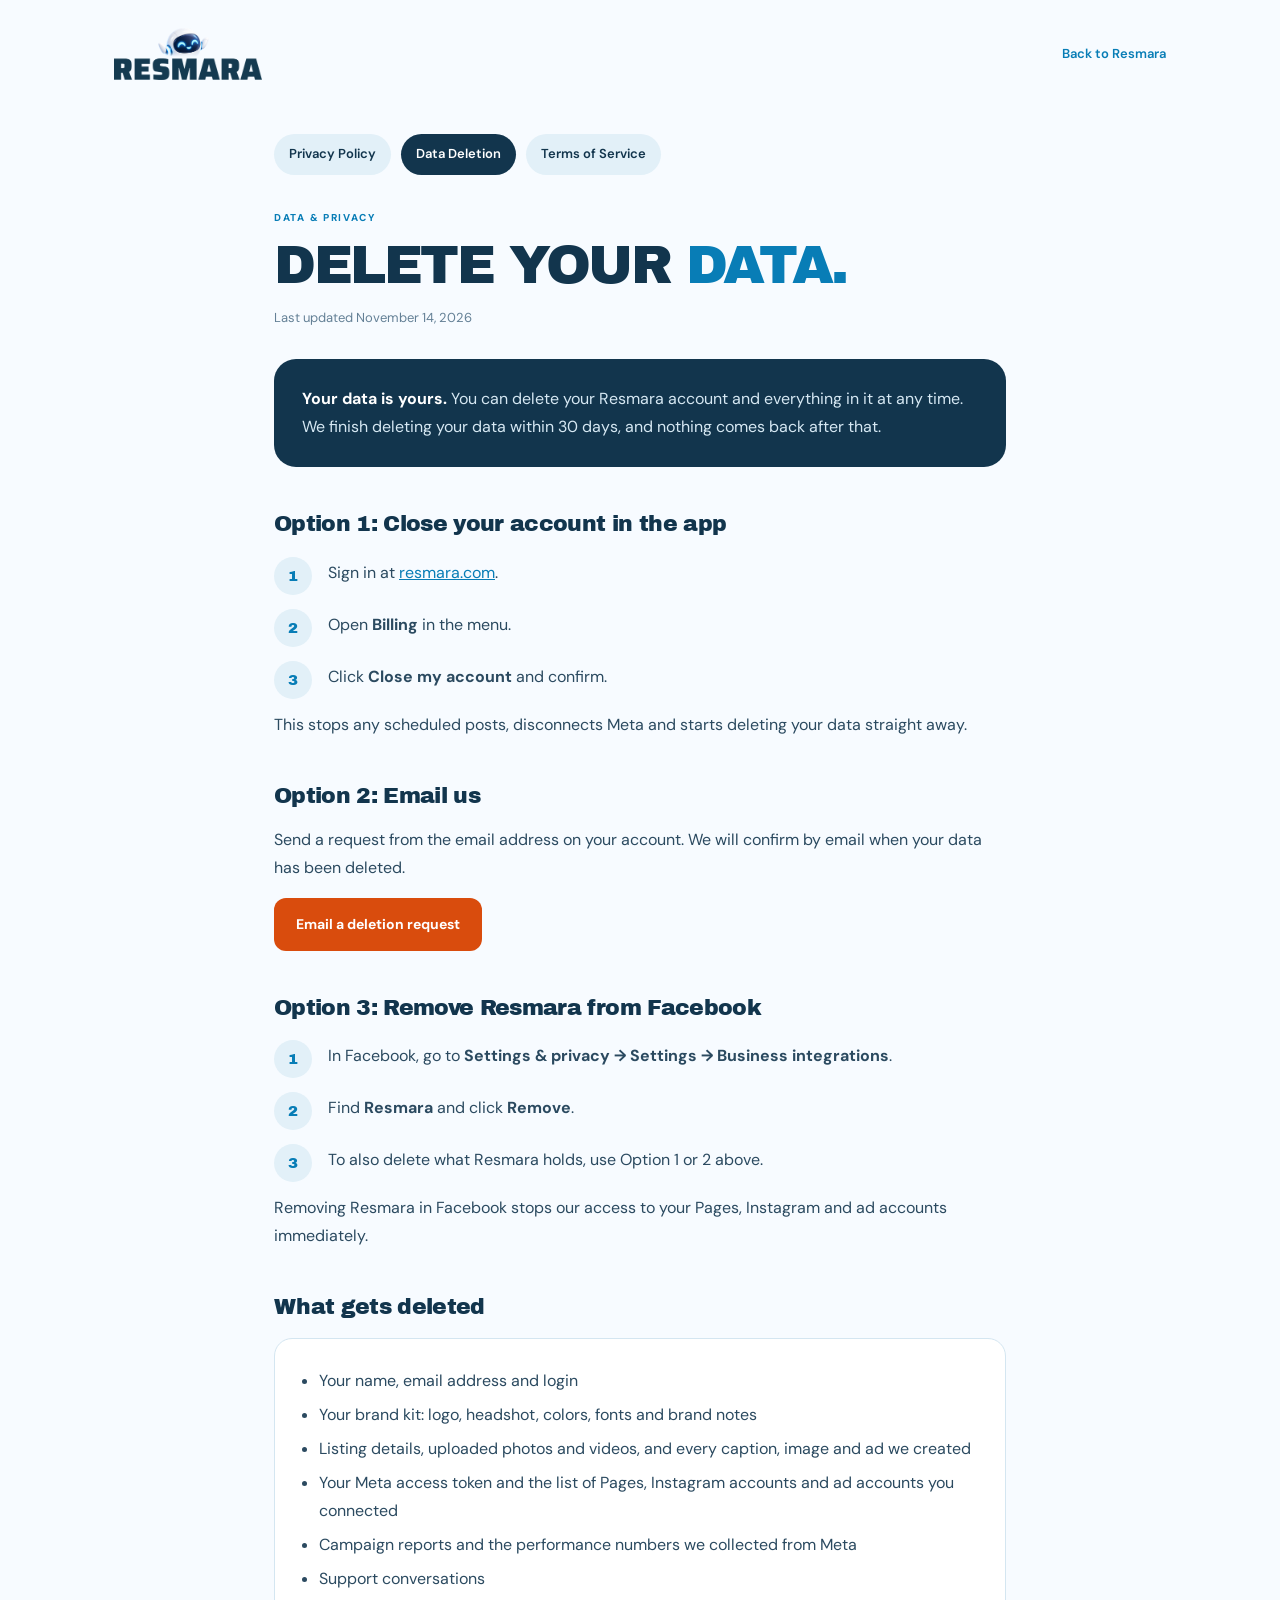
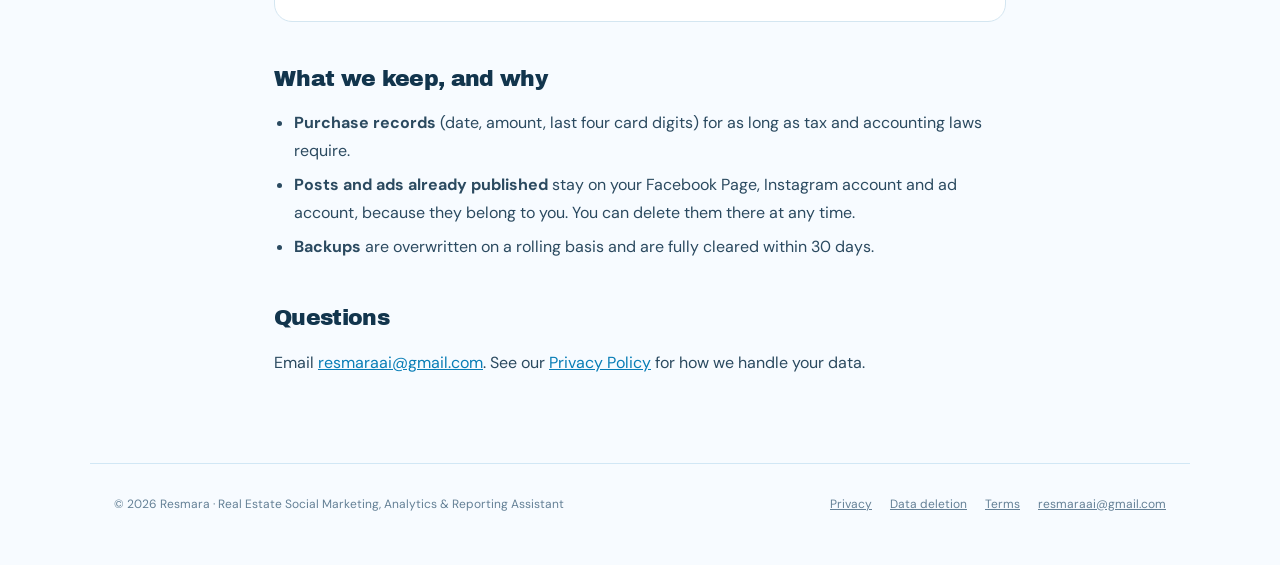
<file: static/data-deletion.html>
<!DOCTYPE html>
<html lang="en">
<head>
<meta charset="utf-8">
<meta name="viewport" content="width=device-width, initial-scale=1">
<title>Data Deletion — Resmara</title>
<link rel="stylesheet" href="legal.css">
</head>
<body>
<header class="legal-nav"><a class="legal-logo" href="./"><img src="resmara-logo-navy.png" alt="Resmara" style="height:52px;display:block"></a><a class="back" href="./">Back to Resmara</a></header>
<main>
<nav class="legal-links" aria-label="Data and privacy pages"><a href="privacy.html">Privacy Policy</a><a href="data-deletion.html" aria-current=page>Data Deletion</a><a href="terms.html">Terms of Service</a></nav>
<span class="kicker" style="display:block;margin-top:34px">Data &amp; privacy</span>
<h1>Delete your <span>data.</span></h1>
<p class="updated">Last updated November 14, 2026</p>
<div class="summary"><p><b>Your data is yours.</b> You can delete your Resmara account and everything in it at any time. We finish deleting your data within 30 days, and nothing comes back after that.</p></div>

<h2>Option 1: Close your account in the app</h2>
<ol class="steps">
<li>Sign in at <a href="./">resmara.com</a>.</li>
<li>Open <b>Billing</b> in the menu.</li>
<li>Click <b>Close my account</b> and confirm.</li>
</ol>
<p>This stops any scheduled posts, disconnects Meta and starts deleting your data straight away.</p>

<h2>Option 2: Email us</h2>
<p>Send a request from the email address on your account. We will confirm by email when your data has been deleted.</p>
<p><a class="btn" href="mailto:resmaraai@gmail.com?subject=Delete%20my%20Resmara%20data" target="_blank" rel="noopener">Email a deletion request</a></p>

<h2>Option 3: Remove Resmara from Facebook</h2>
<ol class="steps">
<li>In Facebook, go to <b>Settings &amp; privacy → Settings → Business integrations</b>.</li>
<li>Find <b>Resmara</b> and click <b>Remove</b>.</li>
<li>To also delete what Resmara holds, use Option 1 or 2 above.</li>
</ol>
<p>Removing Resmara in Facebook stops our access to your Pages, Instagram and ad accounts immediately.</p>

<h2>What gets deleted</h2>
<div class="card">
<ul style="margin:0">
<li>Your name, email address and login</li>
<li>Your brand kit: logo, headshot, colors, fonts and brand notes</li>
<li>Listing details, uploaded photos and videos, and every caption, image and ad we created</li>
<li>Your Meta access token and the list of Pages, Instagram accounts and ad accounts you connected</li>
<li>Campaign reports and the performance numbers we collected from Meta</li>
<li>Support conversations</li>
</ul>
</div>

<h2>What we keep, and why</h2>
<ul>
<li><b>Purchase records</b> (date, amount, last four card digits) for as long as tax and accounting laws require.</li>
<li><b>Posts and ads already published</b> stay on your Facebook Page, Instagram account and ad account, because they belong to you. You can delete them there at any time.</li>
<li><b>Backups</b> are overwritten on a rolling basis and are fully cleared within 30 days.</li>
</ul>

<h2>Questions</h2>
<p>Email <a href="mailto:resmaraai@gmail.com" target="_blank" rel="noopener">resmaraai@gmail.com</a>. See our <a href="privacy.html">Privacy Policy</a> for how we handle your data.</p>

</main>
<footer><span>© 2026 Resmara · Real Estate Social Marketing, Analytics &amp; Reporting Assistant</span><span><a href="privacy.html">Privacy</a><a href="data-deletion.html">Data deletion</a><a href="terms.html">Terms</a><a href="mailto:resmaraai@gmail.com" target="_blank" rel="noopener">resmaraai@gmail.com</a></span></footer>
</body>
</html>
</file>
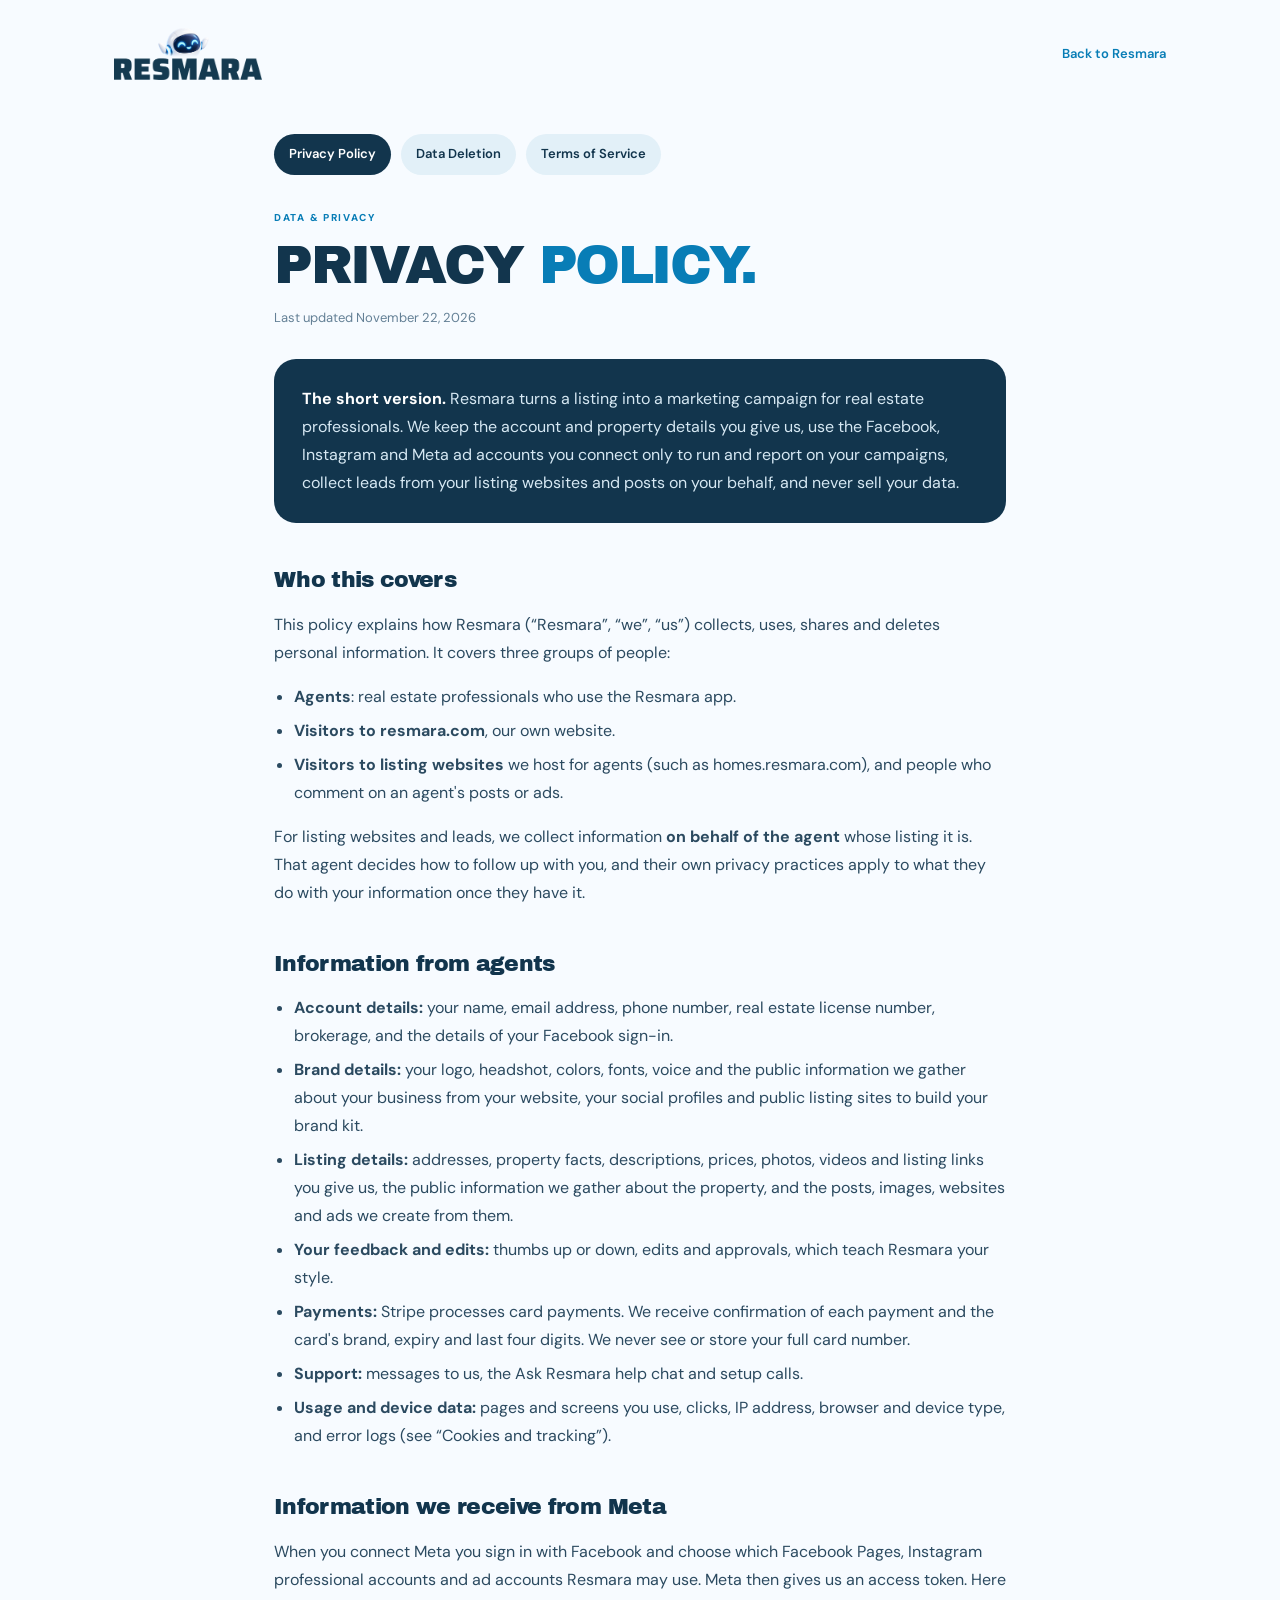
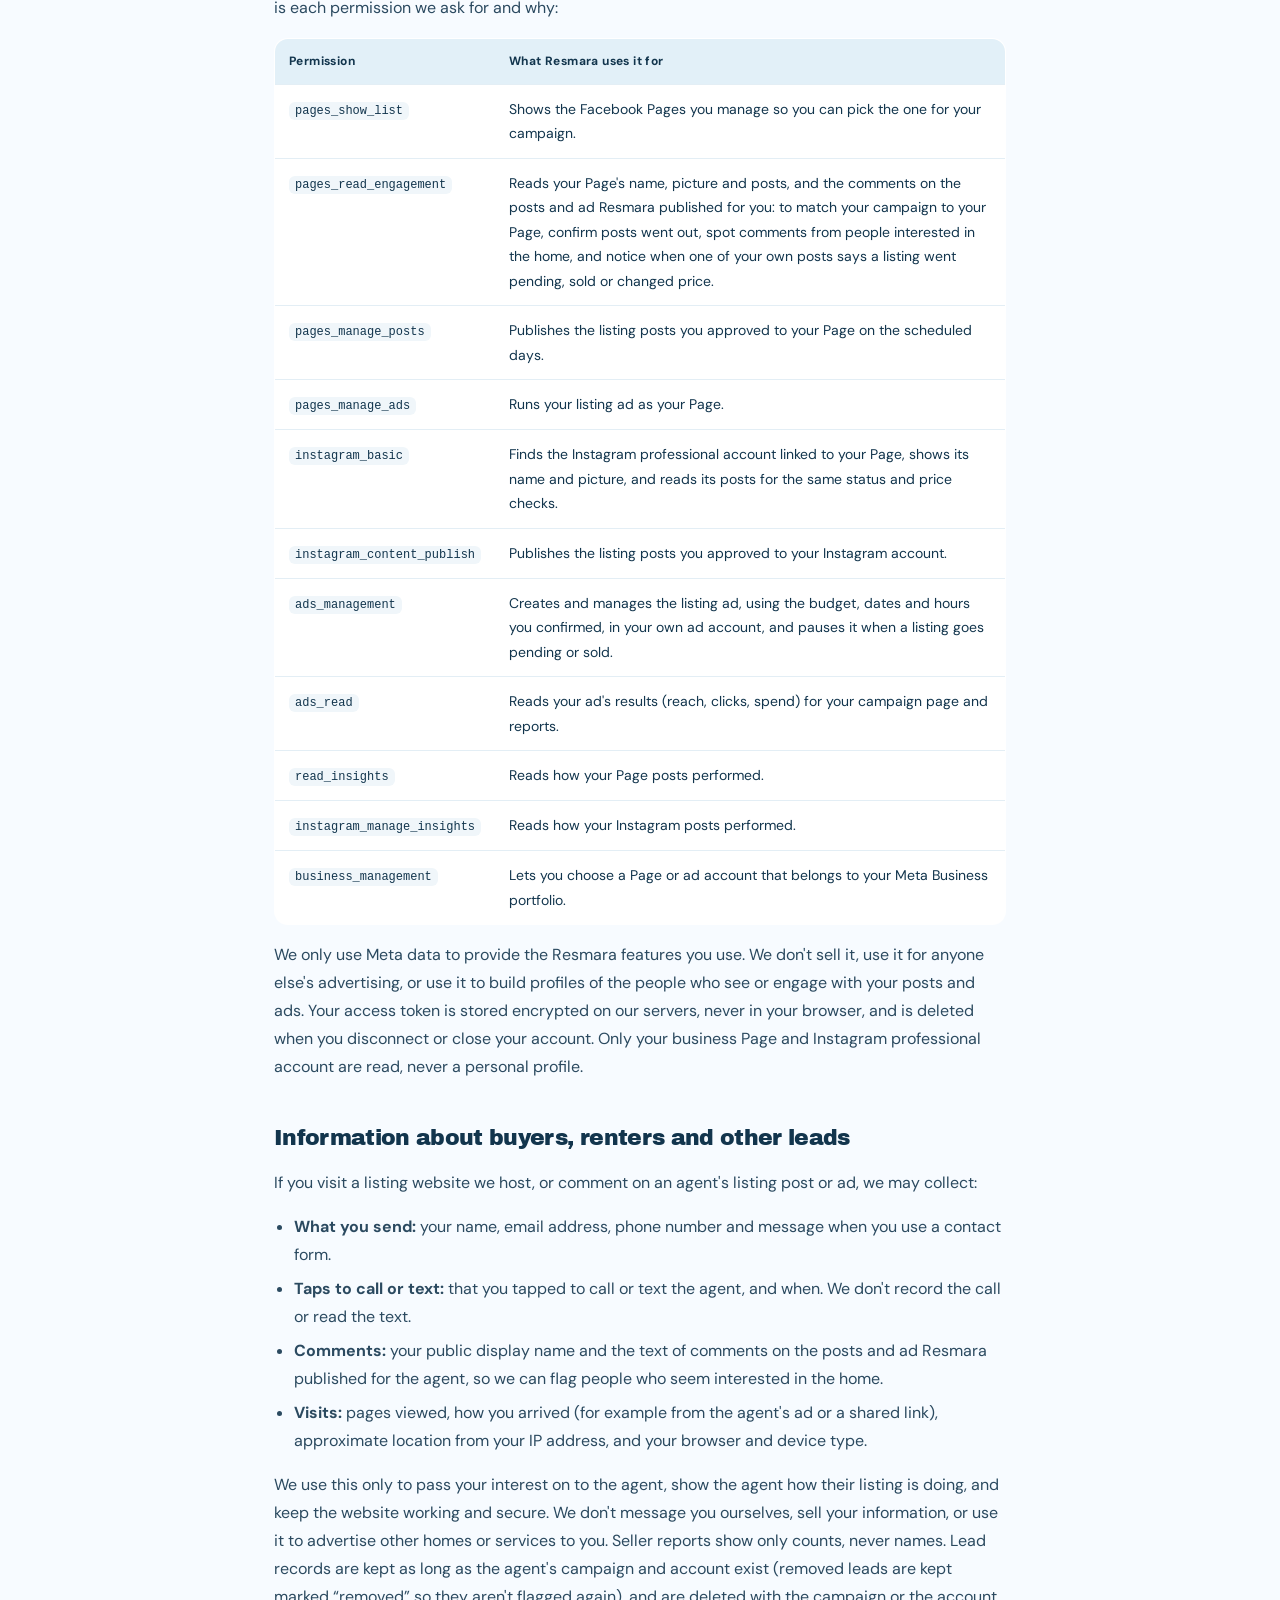
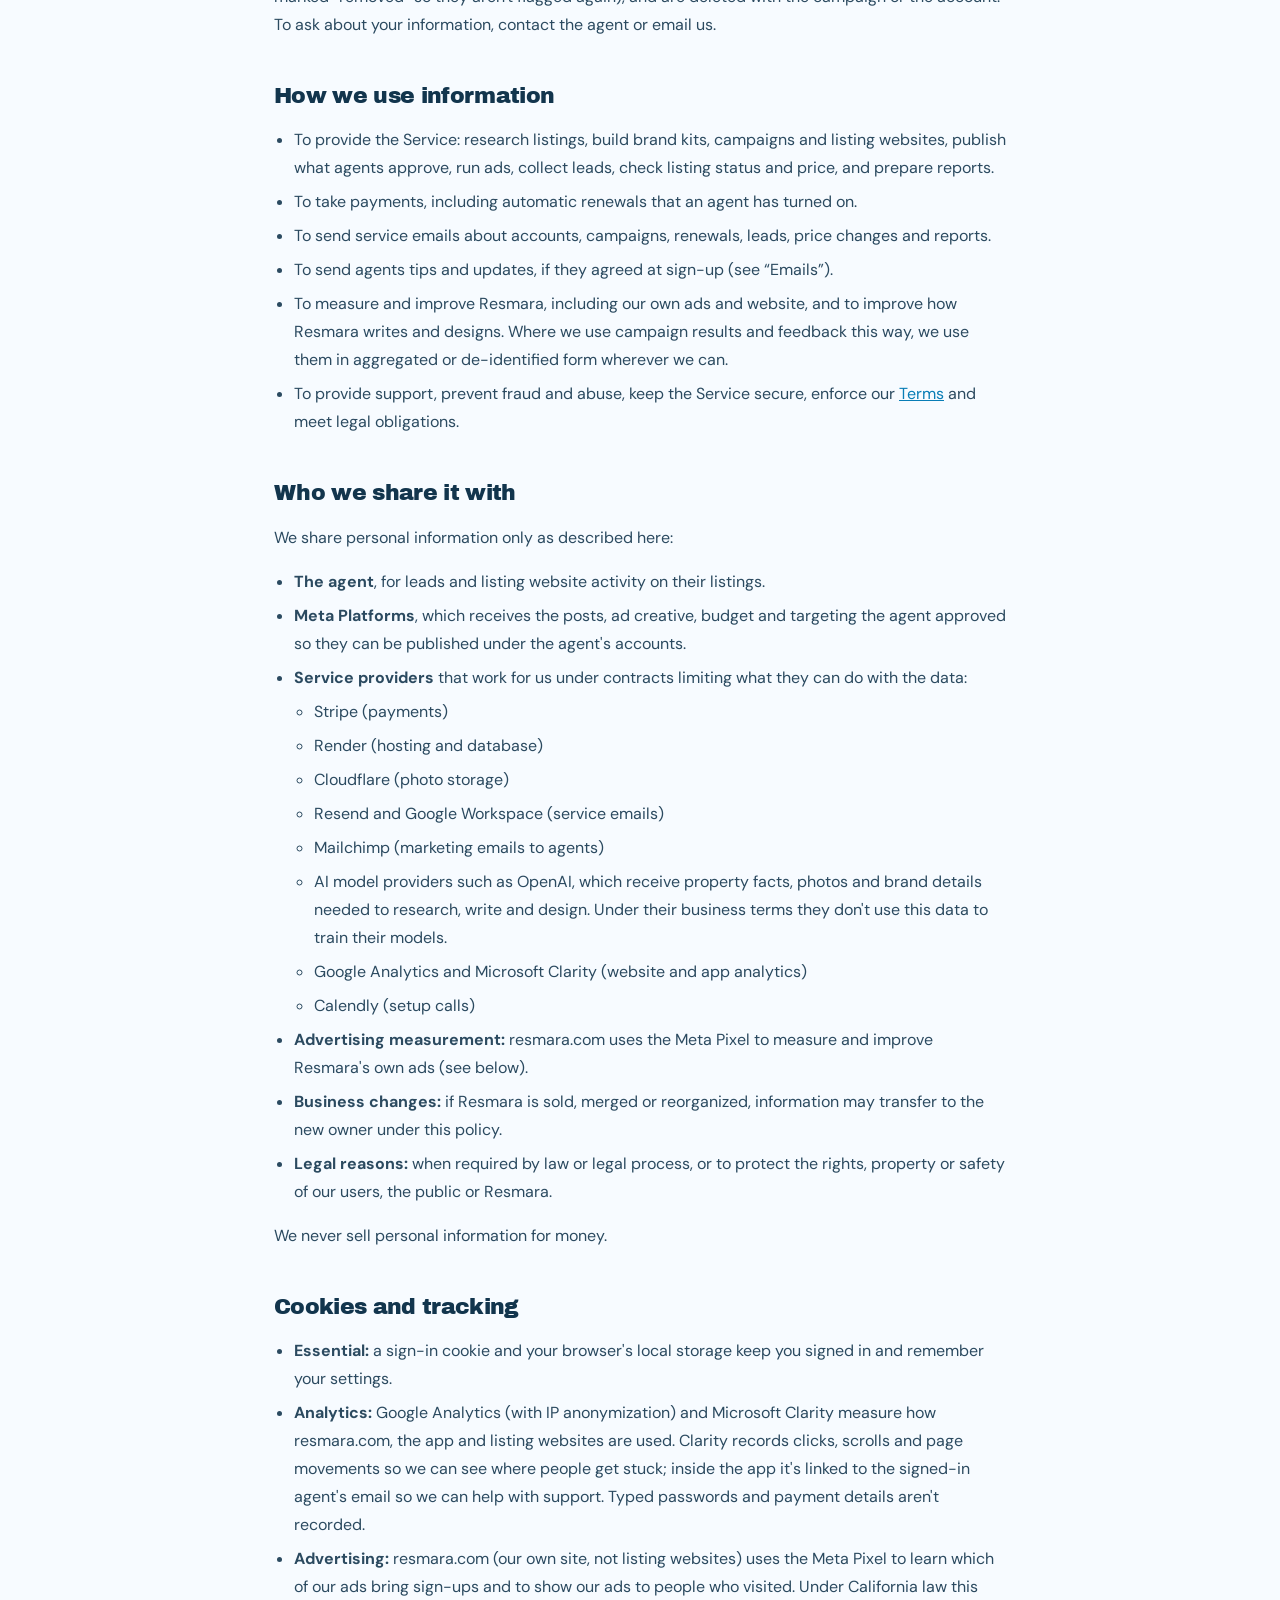
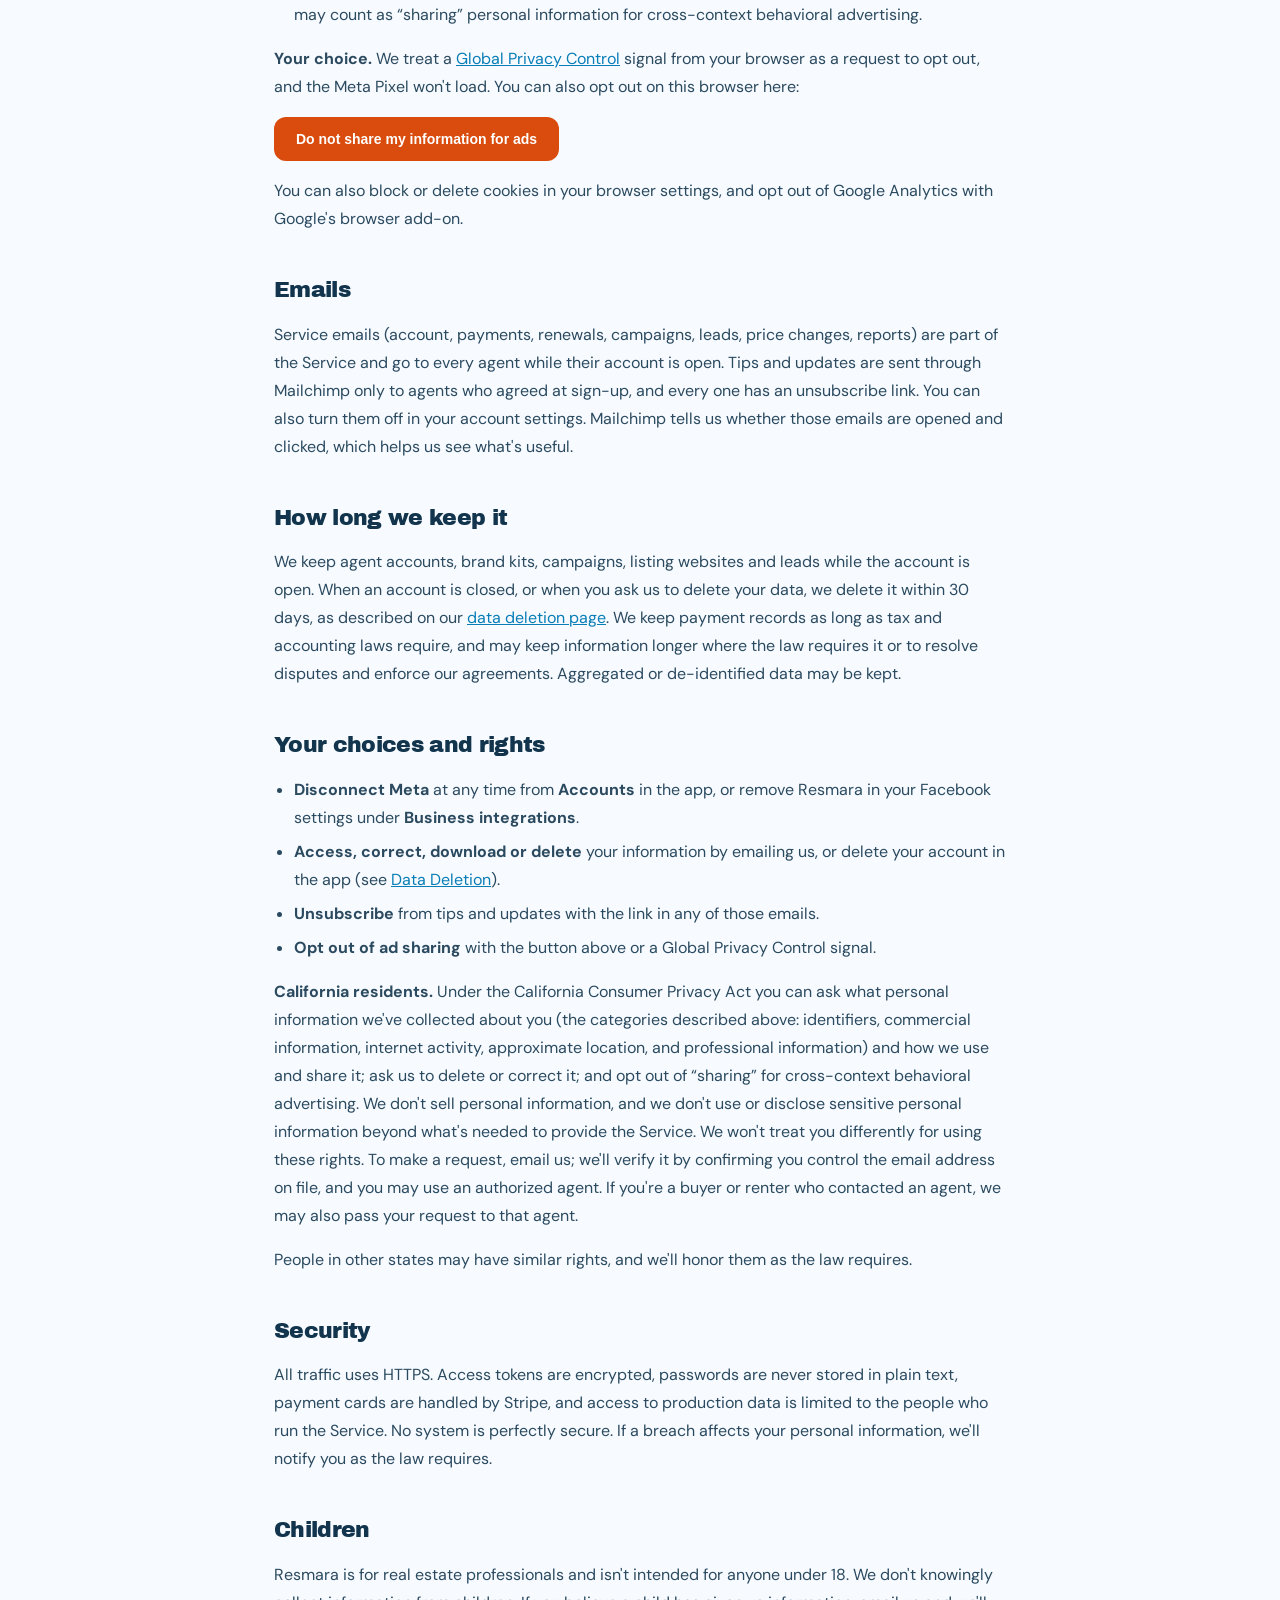
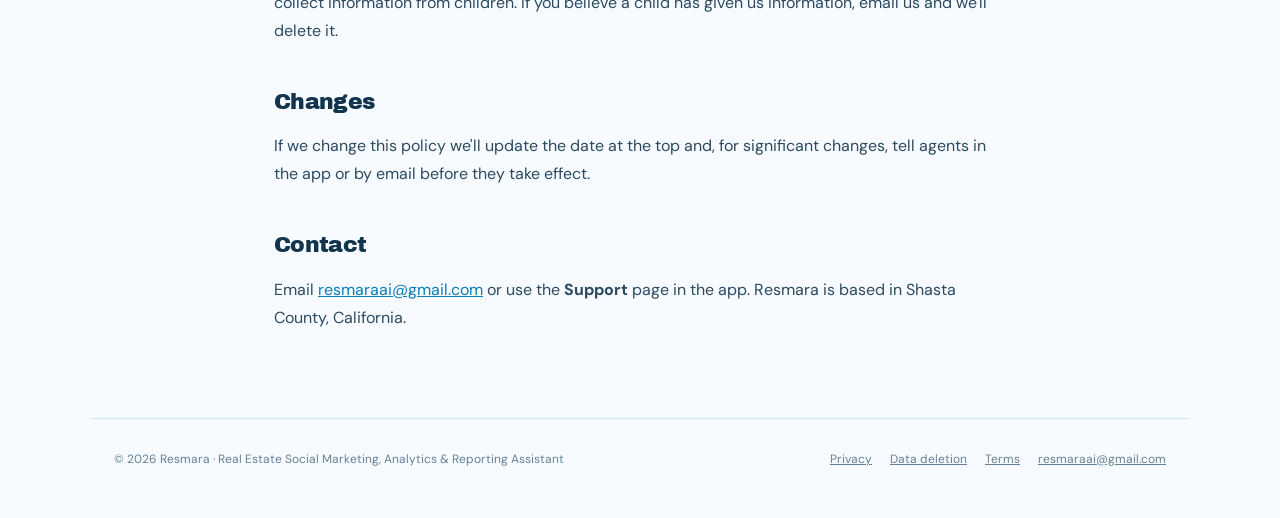
<file: static/privacy.html>
<!DOCTYPE html>
<html lang="en">
<head>
<meta charset="utf-8">
<meta name="viewport" content="width=device-width, initial-scale=1">
<title>Privacy Policy — Resmara</title>
<link rel="stylesheet" href="legal.css">
</head>
<body>
<header class="legal-nav"><a class="legal-logo" href="./"><img src="resmara-logo-navy.png" alt="Resmara" style="height:52px;display:block"></a><a class="back" href="./">Back to Resmara</a></header>
<main>
<nav class="legal-links" aria-label="Data and privacy pages"><a href="privacy.html" aria-current=page>Privacy Policy</a><a href="data-deletion.html">Data Deletion</a><a href="terms.html">Terms of Service</a></nav>
<span class="kicker" style="display:block;margin-top:34px">Data &amp; privacy</span>
<h1>Privacy <span>policy.</span></h1>
<p class="updated">Last updated November 22, 2026</p>
<div class="summary"><p><b>The short version.</b> Resmara turns a listing into a marketing campaign for real estate professionals. We keep the account and property details you give us, use the Facebook, Instagram and Meta ad accounts you connect only to run and report on your campaigns, collect leads from your listing websites and posts on your behalf, and never sell your data.</p></div>

<h2>Who this covers</h2>
<p>This policy explains how Resmara (“Resmara”, “we”, “us”) collects, uses, shares and deletes personal information. It covers three groups of people:</p>
<ul>
<li><b>Agents</b>: real estate professionals who use the Resmara app.</li>
<li><b>Visitors to resmara.com</b>, our own website.</li>
<li><b>Visitors to listing websites</b> we host for agents (such as homes.resmara.com), and people who comment on an agent's posts or ads.</li>
</ul>
<p>For listing websites and leads, we collect information <b>on behalf of the agent</b> whose listing it is. That agent decides how to follow up with you, and their own privacy practices apply to what they do with your information once they have it.</p>

<h2>Information from agents</h2>
<ul>
<li><b>Account details:</b> your name, email address, phone number, real estate license number, brokerage, and the details of your Facebook sign-in.</li>
<li><b>Brand details:</b> your logo, headshot, colors, fonts, voice and the public information we gather about your business from your website, your social profiles and public listing sites to build your brand kit.</li>
<li><b>Listing details:</b> addresses, property facts, descriptions, prices, photos, videos and listing links you give us, the public information we gather about the property, and the posts, images, websites and ads we create from them.</li>
<li><b>Your feedback and edits:</b> thumbs up or down, edits and approvals, which teach Resmara your style.</li>
<li><b>Payments:</b> Stripe processes card payments. We receive confirmation of each payment and the card's brand, expiry and last four digits. We never see or store your full card number.</li>
<li><b>Support:</b> messages to us, the Ask Resmara help chat and setup calls.</li>
<li><b>Usage and device data:</b> pages and screens you use, clicks, IP address, browser and device type, and error logs (see “Cookies and tracking”).</li>
</ul>

<h2>Information we receive from Meta</h2>
<p>When you connect Meta you sign in with Facebook and choose which Facebook Pages, Instagram professional accounts and ad accounts Resmara may use. Meta then gives us an access token. Here is each permission we ask for and why:</p>
<table>
<tr><th>Permission</th><th>What Resmara uses it for</th></tr>
<tr><td><code>pages_show_list</code></td><td>Shows the Facebook Pages you manage so you can pick the one for your campaign.</td></tr>
<tr><td><code>pages_read_engagement</code></td><td>Reads your Page's name, picture and posts, and the comments on the posts and ad Resmara published for you: to match your campaign to your Page, confirm posts went out, spot comments from people interested in the home, and notice when one of your own posts says a listing went pending, sold or changed price.</td></tr>
<tr><td><code>pages_manage_posts</code></td><td>Publishes the listing posts you approved to your Page on the scheduled days.</td></tr>
<tr><td><code>pages_manage_ads</code></td><td>Runs your listing ad as your Page.</td></tr>
<tr><td><code>instagram_basic</code></td><td>Finds the Instagram professional account linked to your Page, shows its name and picture, and reads its posts for the same status and price checks.</td></tr>
<tr><td><code>instagram_content_publish</code></td><td>Publishes the listing posts you approved to your Instagram account.</td></tr>
<tr><td><code>ads_management</code></td><td>Creates and manages the listing ad, using the budget, dates and hours you confirmed, in your own ad account, and pauses it when a listing goes pending or sold.</td></tr>
<tr><td><code>ads_read</code></td><td>Reads your ad's results (reach, clicks, spend) for your campaign page and reports.</td></tr>
<tr><td><code>read_insights</code></td><td>Reads how your Page posts performed.</td></tr>
<tr><td><code>instagram_manage_insights</code></td><td>Reads how your Instagram posts performed.</td></tr>
<tr><td><code>business_management</code></td><td>Lets you choose a Page or ad account that belongs to your Meta Business portfolio.</td></tr>
</table>
<p>We only use Meta data to provide the Resmara features you use. We don't sell it, use it for anyone else's advertising, or use it to build profiles of the people who see or engage with your posts and ads. Your access token is stored encrypted on our servers, never in your browser, and is deleted when you disconnect or close your account. Only your business Page and Instagram professional account are read, never a personal profile.</p>

<h2>Information about buyers, renters and other leads</h2>
<p>If you visit a listing website we host, or comment on an agent's listing post or ad, we may collect:</p>
<ul>
<li><b>What you send:</b> your name, email address, phone number and message when you use a contact form.</li>
<li><b>Taps to call or text:</b> that you tapped to call or text the agent, and when. We don't record the call or read the text.</li>
<li><b>Comments:</b> your public display name and the text of comments on the posts and ad Resmara published for the agent, so we can flag people who seem interested in the home.</li>
<li><b>Visits:</b> pages viewed, how you arrived (for example from the agent's ad or a shared link), approximate location from your IP address, and your browser and device type.</li>
</ul>
<p>We use this only to pass your interest on to the agent, show the agent how their listing is doing, and keep the website working and secure. We don't message you ourselves, sell your information, or use it to advertise other homes or services to you. Seller reports show only counts, never names. Lead records are kept as long as the agent's campaign and account exist (removed leads are kept marked “removed” so they aren't flagged again), and are deleted with the campaign or the account. To ask about your information, contact the agent or email us.</p>

<h2>How we use information</h2>
<ul>
<li>To provide the Service: research listings, build brand kits, campaigns and listing websites, publish what agents approve, run ads, collect leads, check listing status and price, and prepare reports.</li>
<li>To take payments, including automatic renewals that an agent has turned on.</li>
<li>To send service emails about accounts, campaigns, renewals, leads, price changes and reports.</li>
<li>To send agents tips and updates, if they agreed at sign-up (see “Emails”).</li>
<li>To measure and improve Resmara, including our own ads and website, and to improve how Resmara writes and designs. Where we use campaign results and feedback this way, we use them in aggregated or de-identified form wherever we can.</li>
<li>To provide support, prevent fraud and abuse, keep the Service secure, enforce our <a href="terms.html">Terms</a> and meet legal obligations.</li>
</ul>

<h2>Who we share it with</h2>
<p>We share personal information only as described here:</p>
<ul>
<li><b>The agent</b>, for leads and listing website activity on their listings.</li>
<li><b>Meta Platforms</b>, which receives the posts, ad creative, budget and targeting the agent approved so they can be published under the agent's accounts.</li>
<li><b>Service providers</b> that work for us under contracts limiting what they can do with the data:
  <ul>
  <li>Stripe (payments)</li>
  <li>Render (hosting and database)</li>
  <li>Cloudflare (photo storage)</li>
  <li>Resend and Google Workspace (service emails)</li>
  <li>Mailchimp (marketing emails to agents)</li>
  <li>AI model providers such as OpenAI, which receive property facts, photos and brand details needed to research, write and design. Under their business terms they don't use this data to train their models.</li>
  <li>Google Analytics and Microsoft Clarity (website and app analytics)</li>
  <li>Calendly (setup calls)</li>
  </ul></li>
<li><b>Advertising measurement:</b> resmara.com uses the Meta Pixel to measure and improve Resmara's own ads (see below).</li>
<li><b>Business changes:</b> if Resmara is sold, merged or reorganized, information may transfer to the new owner under this policy.</li>
<li><b>Legal reasons:</b> when required by law or legal process, or to protect the rights, property or safety of our users, the public or Resmara.</li>
</ul>
<p>We never sell personal information for money.</p>

<h2>Cookies and tracking</h2>
<ul>
<li><b>Essential:</b> a sign-in cookie and your browser's local storage keep you signed in and remember your settings.</li>
<li><b>Analytics:</b> Google Analytics (with IP anonymization) and Microsoft Clarity measure how resmara.com, the app and listing websites are used. Clarity records clicks, scrolls and page movements so we can see where people get stuck; inside the app it's linked to the signed-in agent's email so we can help with support. Typed passwords and payment details aren't recorded.</li>
<li><b>Advertising:</b> resmara.com (our own site, not listing websites) uses the Meta Pixel to learn which of our ads bring sign-ups and to show our ads to people who visited. Under California law this may count as “sharing” personal information for cross-context behavioral advertising.</li>
</ul>
<p><b>Your choice.</b> We treat a <a href="https://globalprivacycontrol.org" target="_blank" rel="noopener">Global Privacy Control</a> signal from your browser as a request to opt out, and the Meta Pixel won't load. You can also opt out on this browser here:</p>
<p><button class="btn" id="optOut" type="button" style="border:0;cursor:pointer">Do not share my information for ads</button> <span id="optOutDone" style="display:none;font-weight:700;color:#12354d">Done. The Meta Pixel won't load on this browser.</span></p>
<p>You can also block or delete cookies in your browser settings, and opt out of Google Analytics with Google's browser add-on.</p>

<h2>Emails</h2>
<p>Service emails (account, payments, renewals, campaigns, leads, price changes, reports) are part of the Service and go to every agent while their account is open. Tips and updates are sent through Mailchimp only to agents who agreed at sign-up, and every one has an unsubscribe link. You can also turn them off in your account settings. Mailchimp tells us whether those emails are opened and clicked, which helps us see what's useful.</p>

<h2>How long we keep it</h2>
<p>We keep agent accounts, brand kits, campaigns, listing websites and leads while the account is open. When an account is closed, or when you ask us to delete your data, we delete it within 30 days, as described on our <a href="data-deletion.html">data deletion page</a>. We keep payment records as long as tax and accounting laws require, and may keep information longer where the law requires it or to resolve disputes and enforce our agreements. Aggregated or de-identified data may be kept.</p>

<h2>Your choices and rights</h2>
<ul>
<li><b>Disconnect Meta</b> at any time from <b>Accounts</b> in the app, or remove Resmara in your Facebook settings under <b>Business integrations</b>.</li>
<li><b>Access, correct, download or delete</b> your information by emailing us, or delete your account in the app (see <a href="data-deletion.html">Data Deletion</a>).</li>
<li><b>Unsubscribe</b> from tips and updates with the link in any of those emails.</li>
<li><b>Opt out of ad sharing</b> with the button above or a Global Privacy Control signal.</li>
</ul>
<p><b>California residents.</b> Under the California Consumer Privacy Act you can ask what personal information we've collected about you (the categories described above: identifiers, commercial information, internet activity, approximate location, and professional information) and how we use and share it; ask us to delete or correct it; and opt out of “sharing” for cross-context behavioral advertising. We don't sell personal information, and we don't use or disclose sensitive personal information beyond what's needed to provide the Service. We won't treat you differently for using these rights. To make a request, email us; we'll verify it by confirming you control the email address on file, and you may use an authorized agent. If you're a buyer or renter who contacted an agent, we may also pass your request to that agent.</p>
<p>People in other states may have similar rights, and we'll honor them as the law requires.</p>

<h2>Security</h2>
<p>All traffic uses HTTPS. Access tokens are encrypted, passwords are never stored in plain text, payment cards are handled by Stripe, and access to production data is limited to the people who run the Service. No system is perfectly secure. If a breach affects your personal information, we'll notify you as the law requires.</p>

<h2>Children</h2>
<p>Resmara is for real estate professionals and isn't intended for anyone under 18. We don't knowingly collect information from children. If you believe a child has given us information, email us and we'll delete it.</p>

<h2>Changes</h2>
<p>If we change this policy we'll update the date at the top and, for significant changes, tell agents in the app or by email before they take effect.</p>

<h2>Contact</h2>
<p>Email <a href="mailto:resmaraai@gmail.com" target="_blank" rel="noopener">resmaraai@gmail.com</a> or use the <b>Support</b> page in the app. Resmara is based in Shasta County, California.</p>

</main>
<footer><span>© 2026 Resmara · Real Estate Social Marketing, Analytics &amp; Reporting Assistant</span><span><a href="privacy.html">Privacy</a><a href="data-deletion.html">Data deletion</a><a href="terms.html">Terms</a><a href="mailto:resmaraai@gmail.com" target="_blank" rel="noopener">resmaraai@gmail.com</a></span></footer>
<script>
(function(){
  var b=document.getElementById('optOut'), d=document.getElementById('optOutDone');
  function done(){ b.style.display='none'; d.style.display='inline'; }
  try{ if(localStorage.getItem('resmara_no_ad_sharing')==='1' || navigator.globalPrivacyControl) done(); }catch(e){}
  b.addEventListener('click',function(){ try{ localStorage.setItem('resmara_no_ad_sharing','1'); }catch(e){} done(); });
})();
</script>
</body>
</html>
</file>
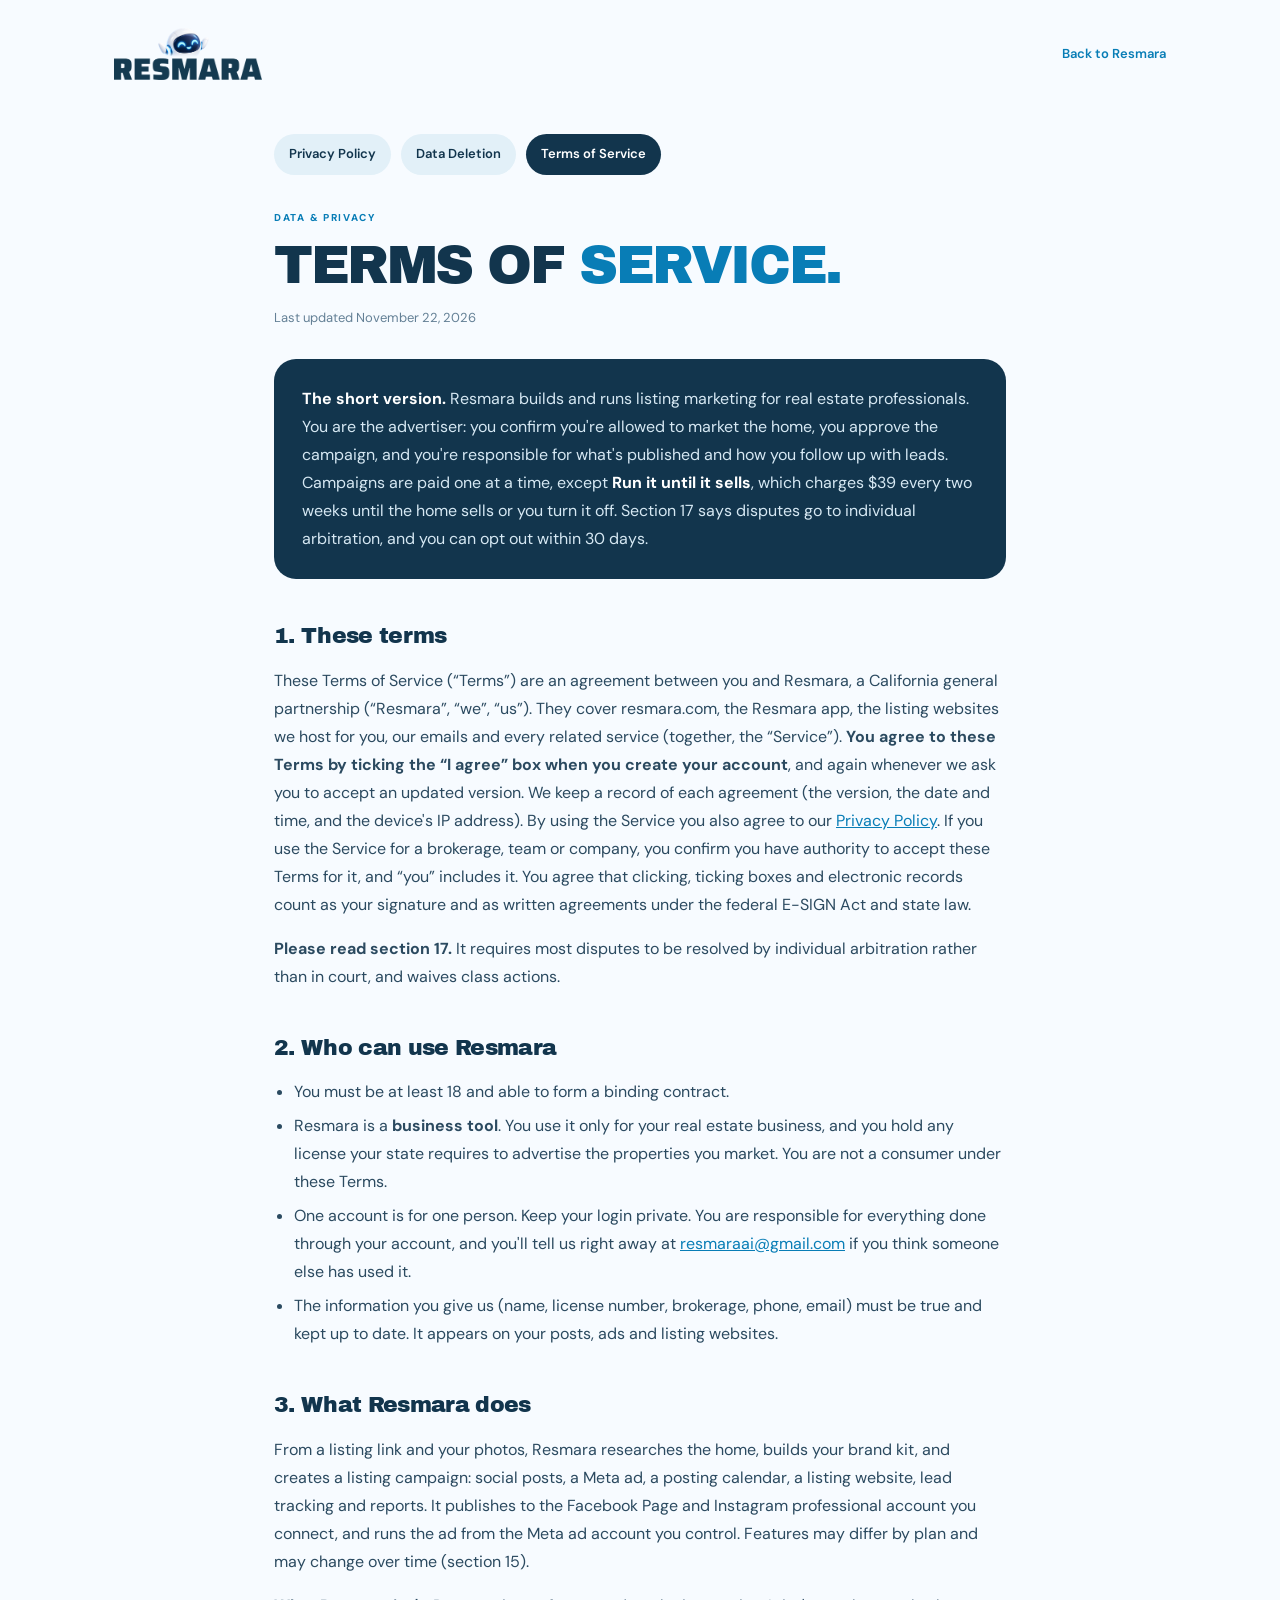
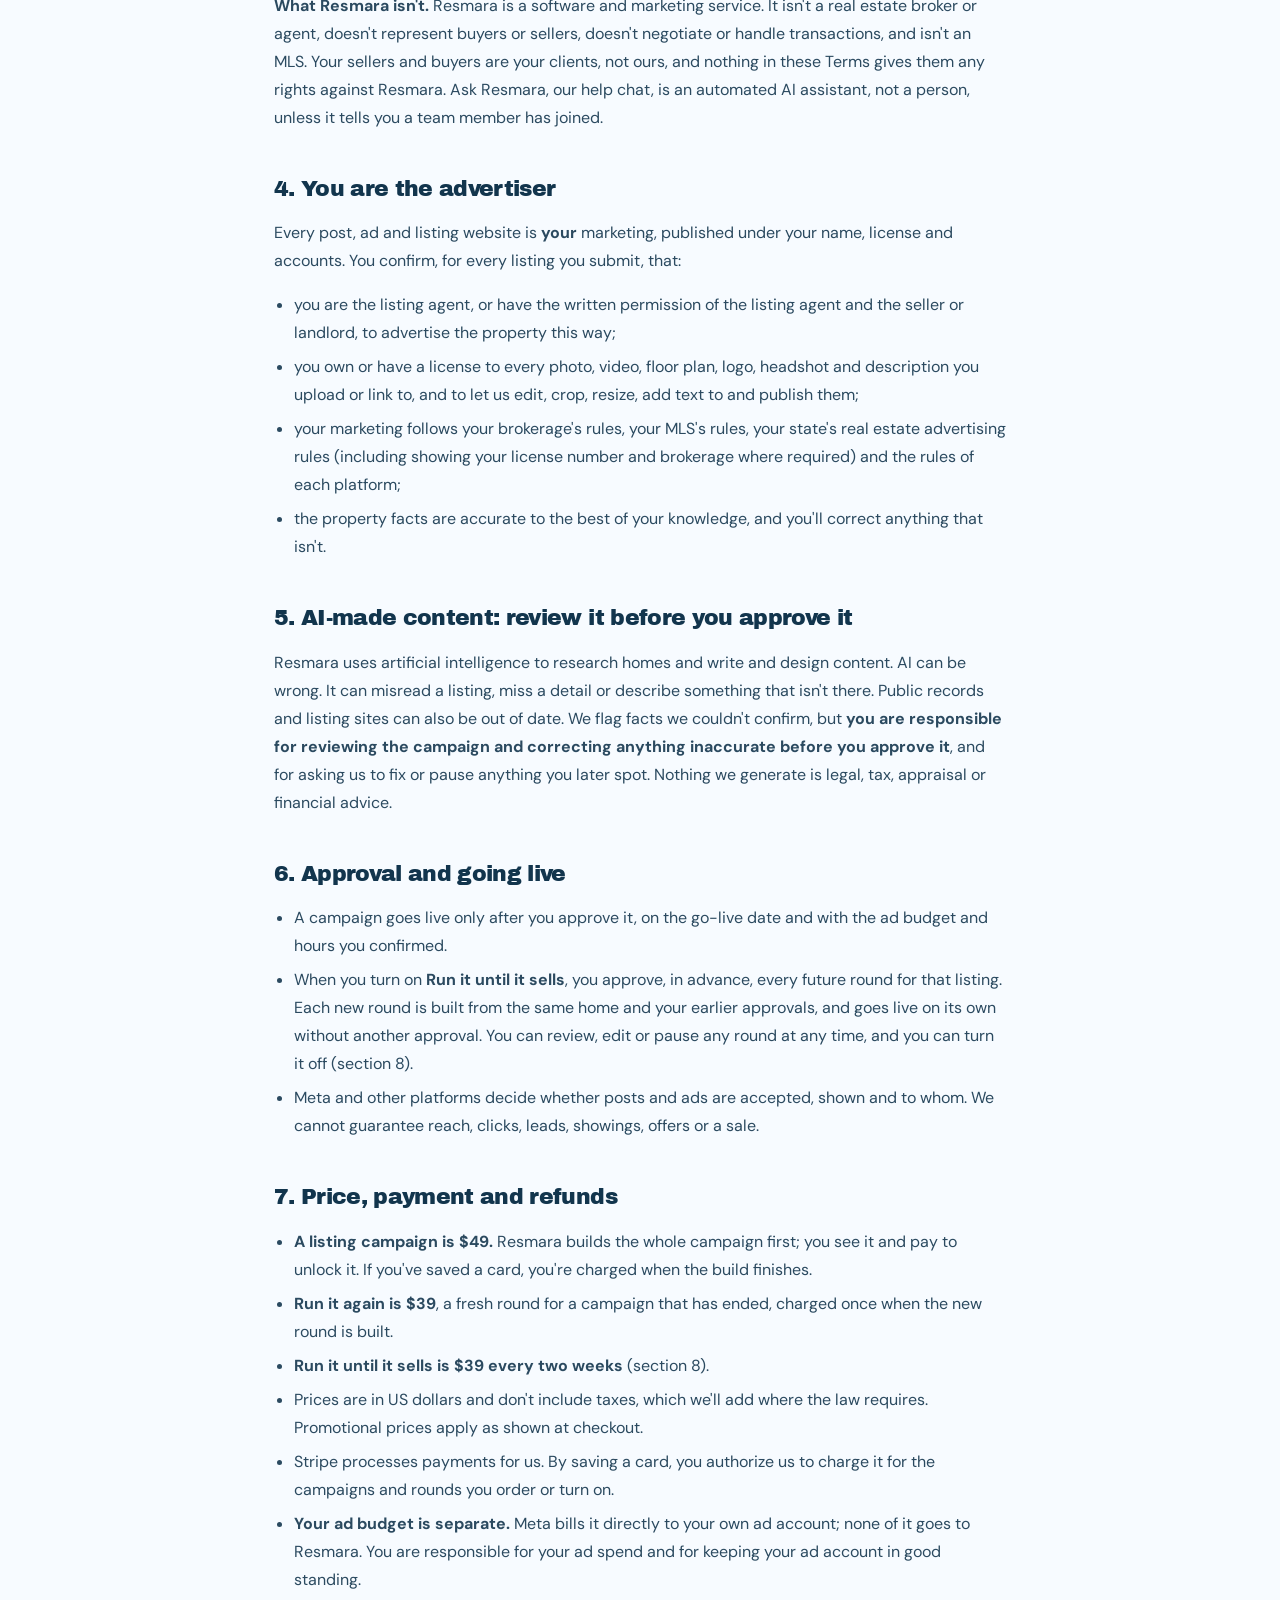
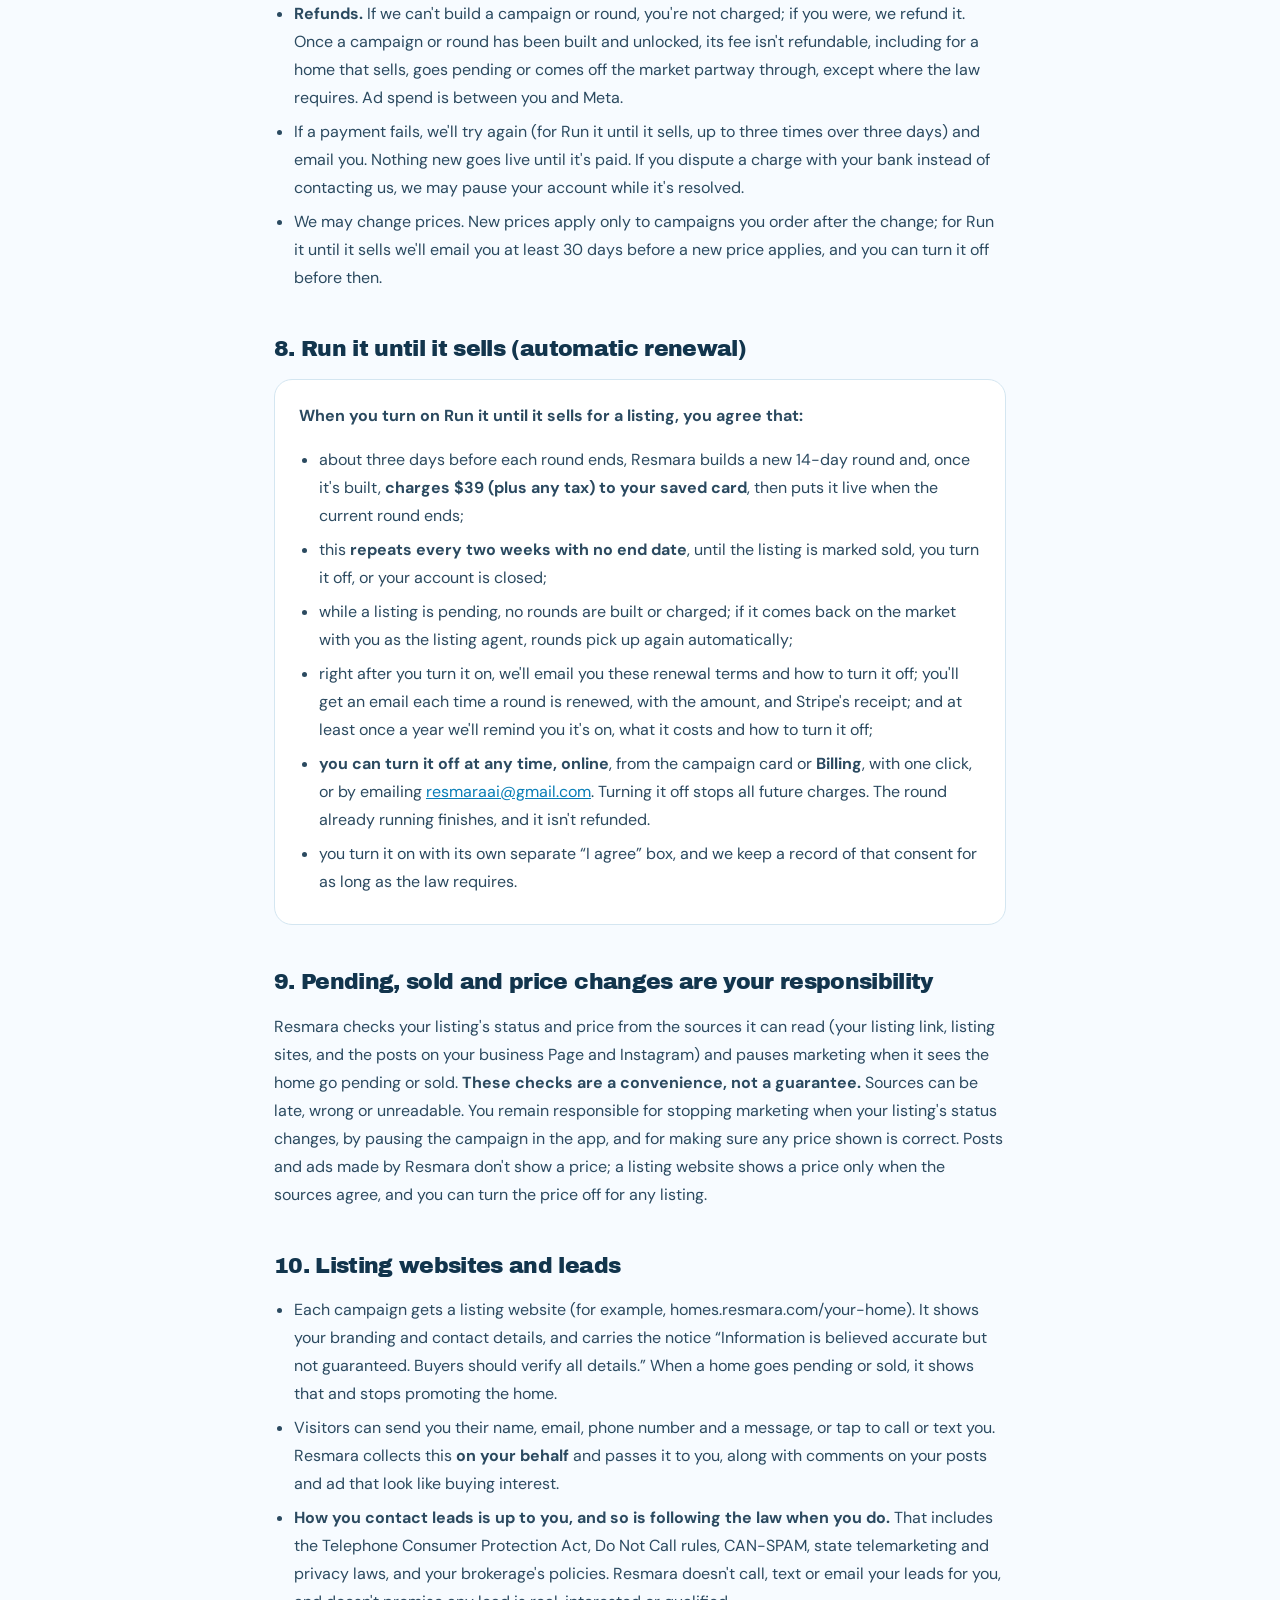
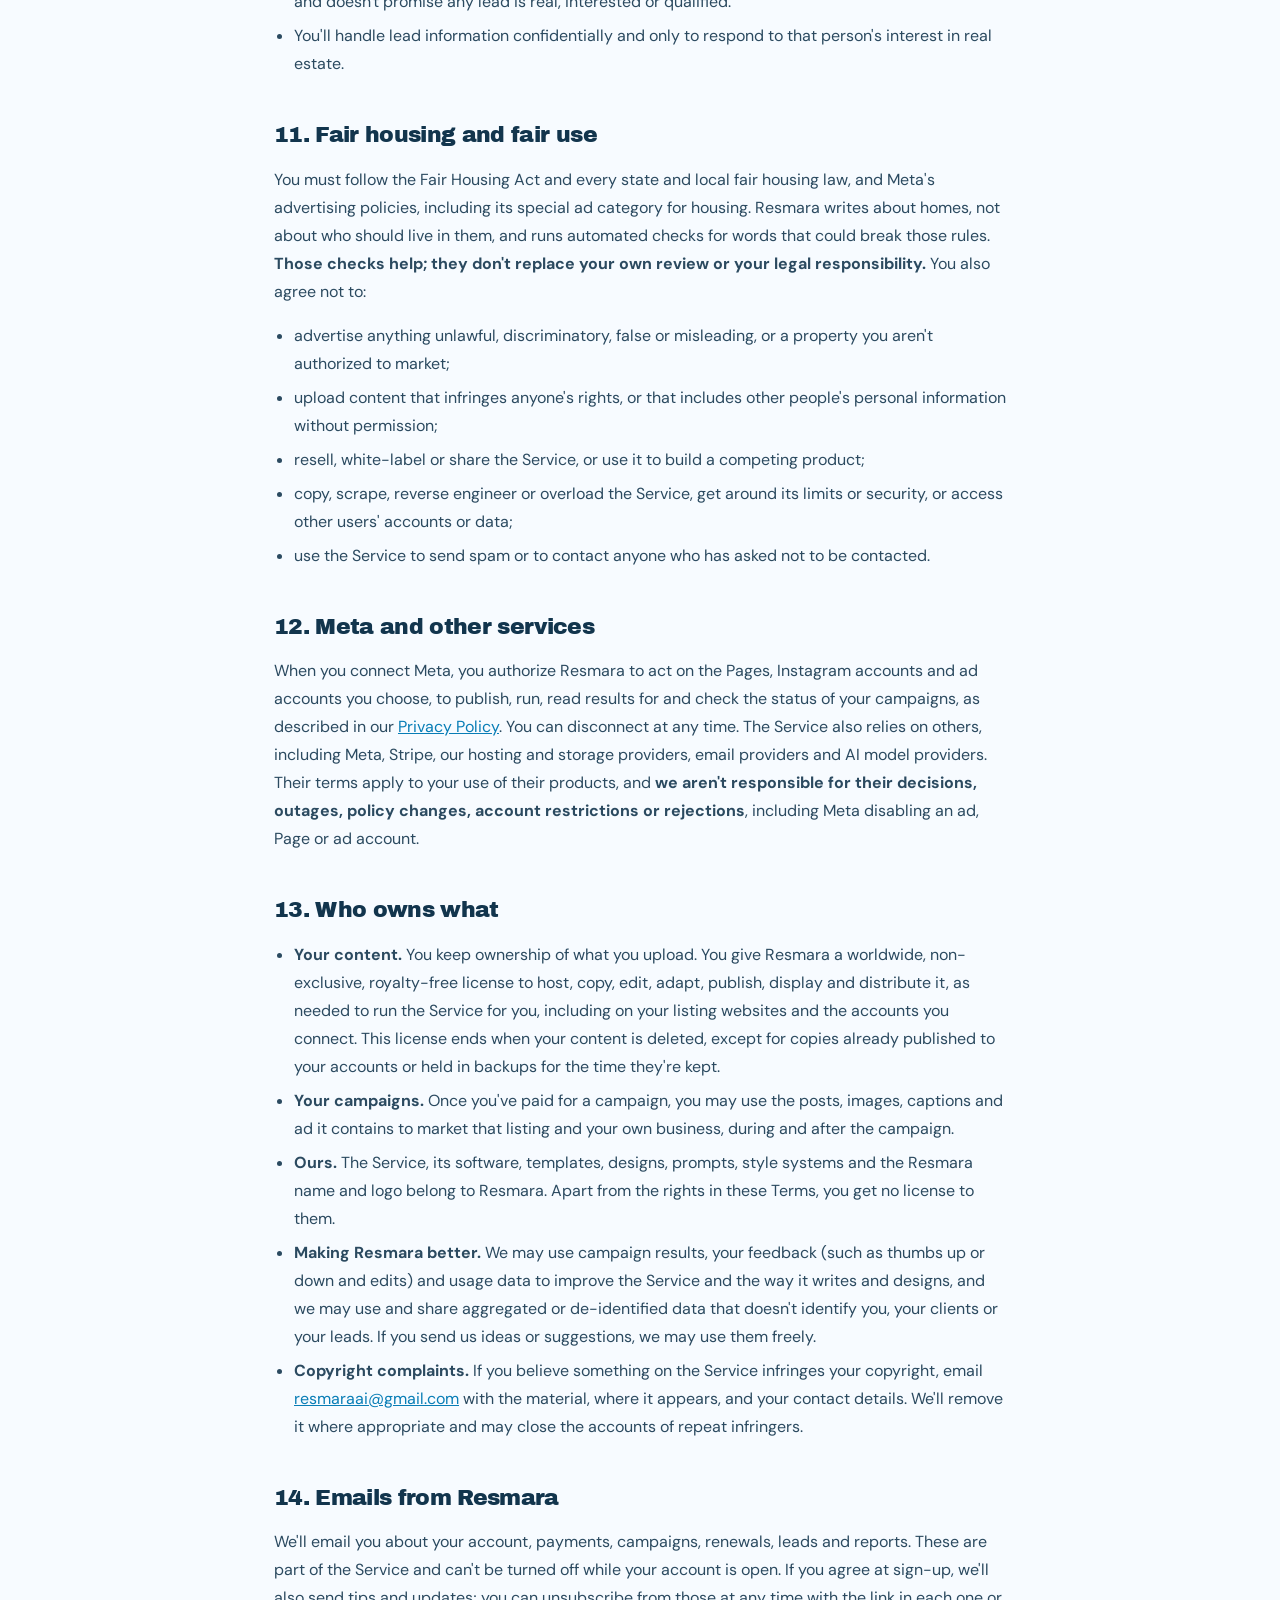
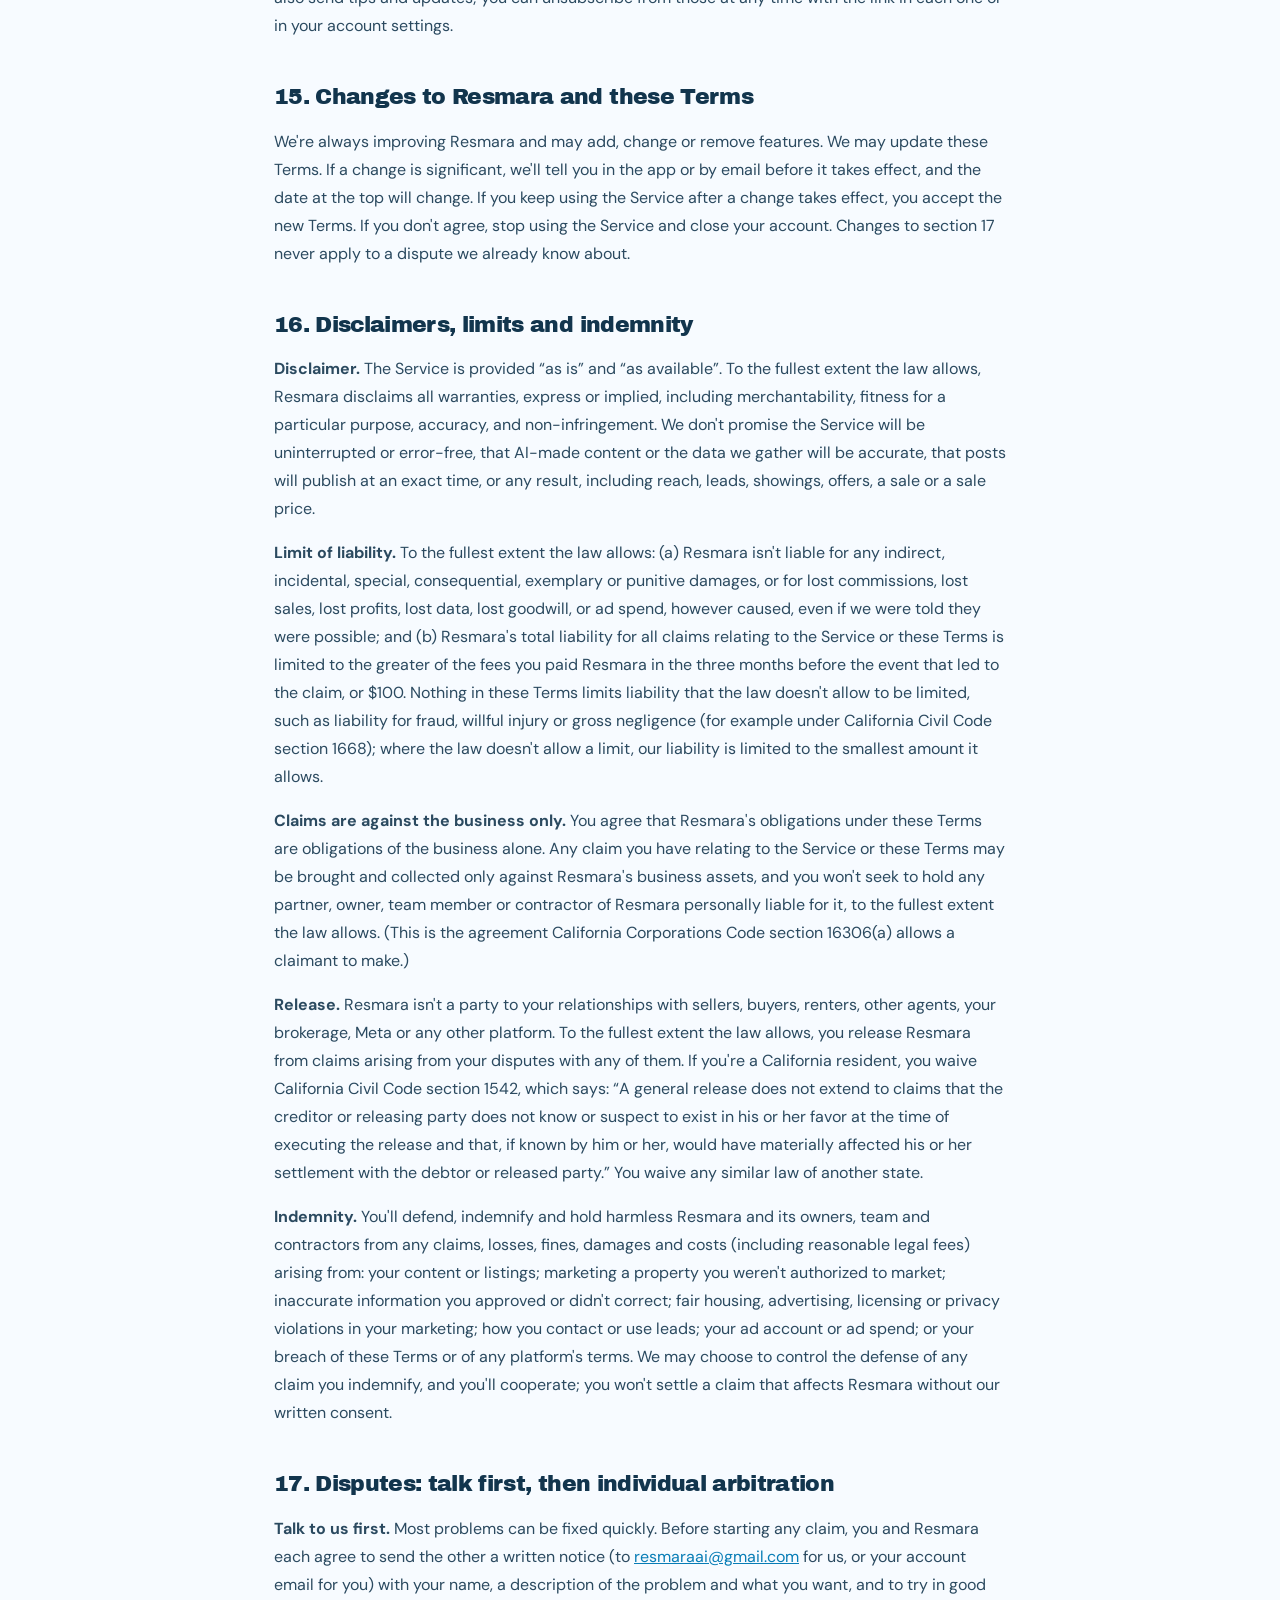
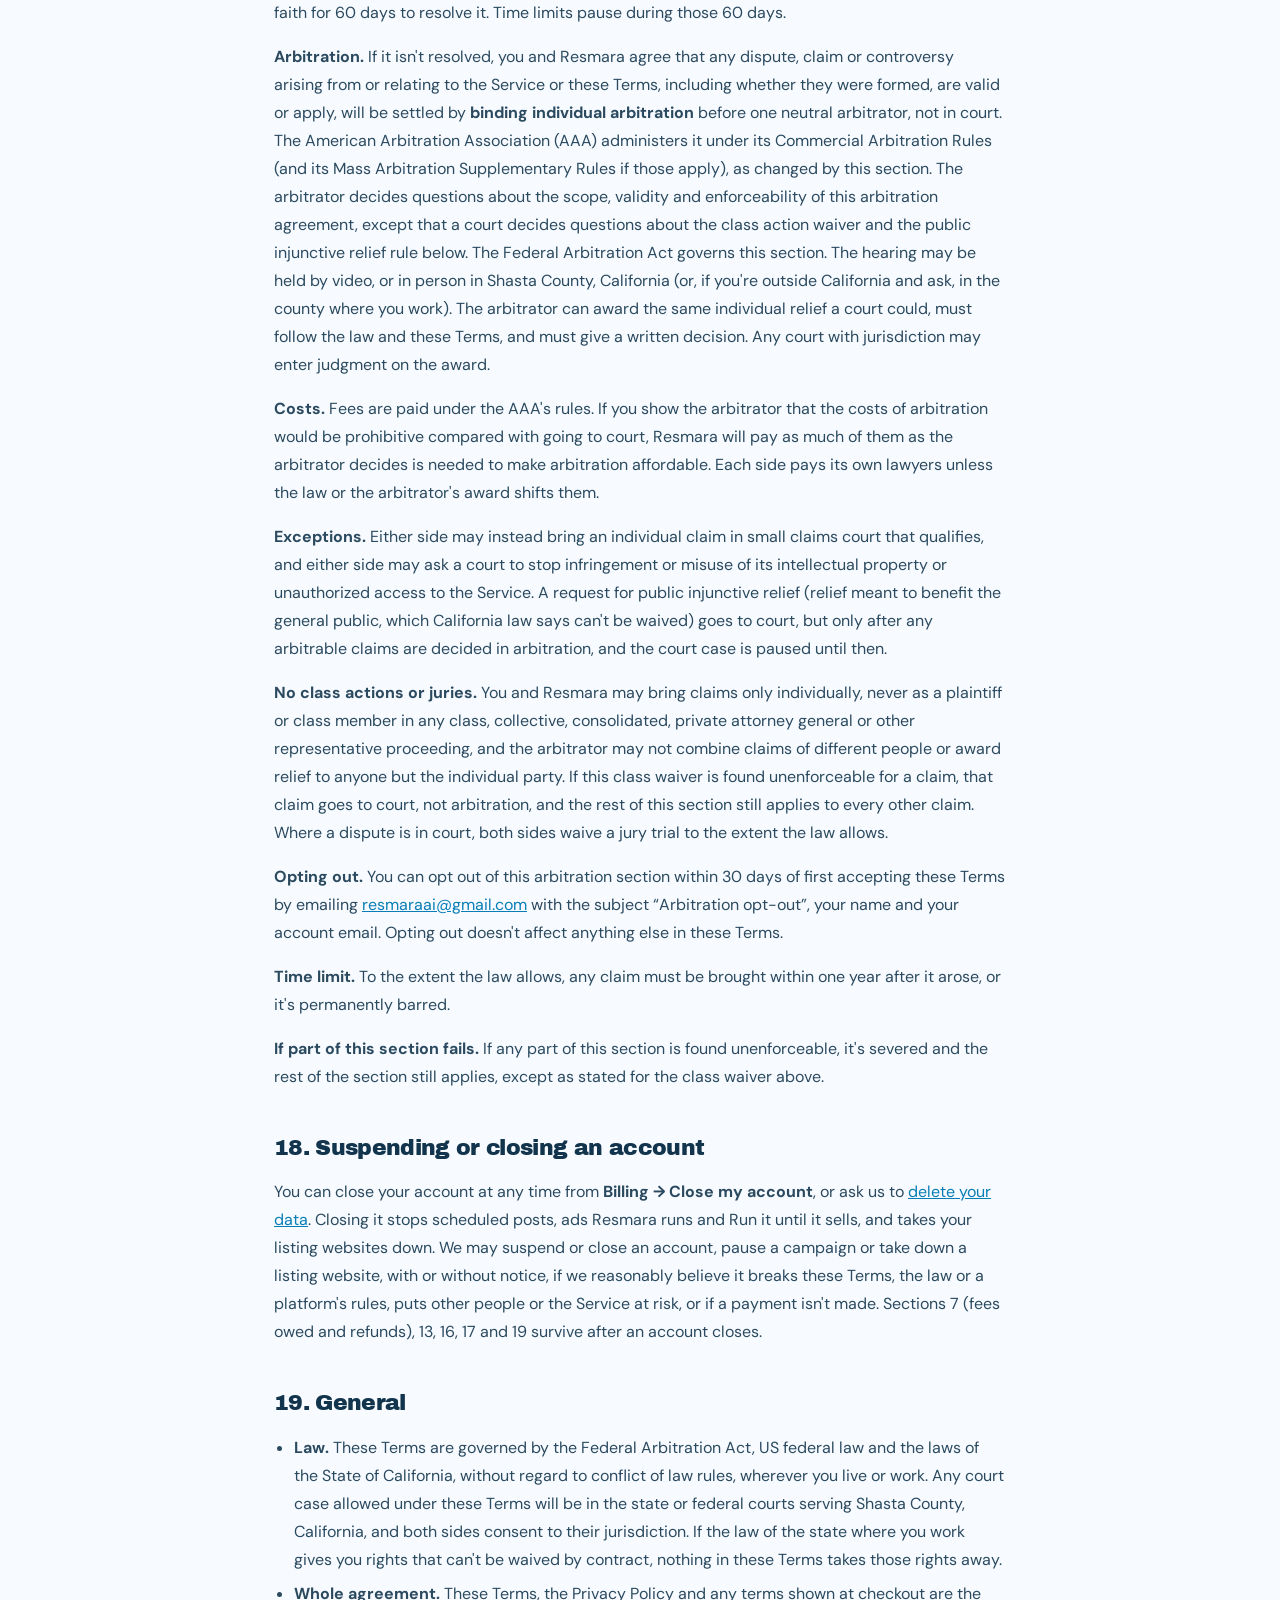
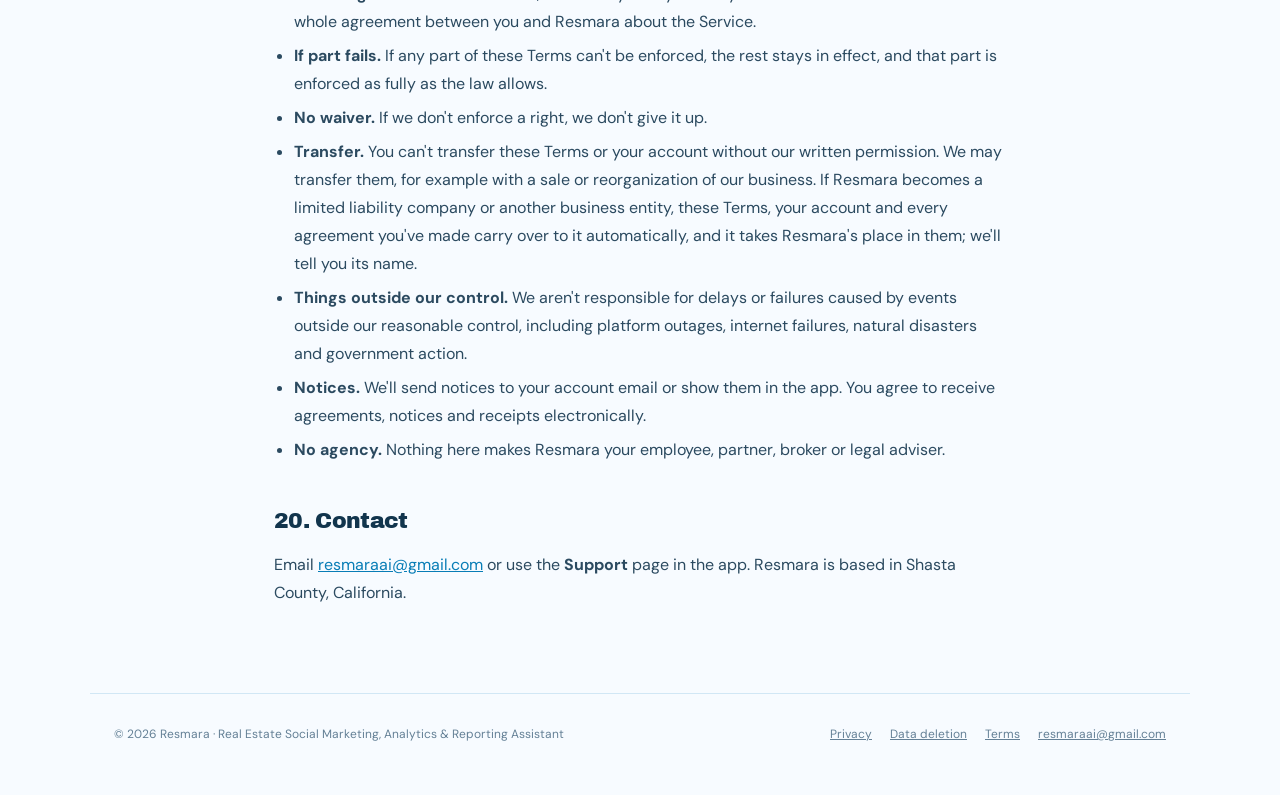
<file: static/terms.html>
<!DOCTYPE html>
<html lang="en">
<head>
<meta charset="utf-8">
<meta name="viewport" content="width=device-width, initial-scale=1">
<title>Terms of Service — Resmara</title>
<link rel="stylesheet" href="legal.css">
</head>
<body>
<header class="legal-nav"><a class="legal-logo" href="./"><img src="resmara-logo-navy.png" alt="Resmara" style="height:52px;display:block"></a><a class="back" href="./">Back to Resmara</a></header>
<main>
<nav class="legal-links" aria-label="Data and privacy pages"><a href="privacy.html">Privacy Policy</a><a href="data-deletion.html">Data Deletion</a><a href="terms.html" aria-current=page>Terms of Service</a></nav>
<span class="kicker" style="display:block;margin-top:34px">Data &amp; privacy</span>
<h1>Terms of <span>service.</span></h1>
<p class="updated">Last updated November 22, 2026</p>
<div class="summary"><p><b>The short version.</b> Resmara builds and runs listing marketing for real estate professionals. You are the advertiser: you confirm you're allowed to market the home, you approve the campaign, and you're responsible for what's published and how you follow up with leads. Campaigns are paid one at a time, except <b>Run it until it sells</b>, which charges $39 every two weeks until the home sells or you turn it off. Section 17 says disputes go to individual arbitration, and you can opt out within 30 days.</p></div>

<h2>1. These terms</h2>
<p>These Terms of Service (“Terms”) are an agreement between you and Resmara, a California general partnership (“Resmara”, “we”, “us”). They cover resmara.com, the Resmara app, the listing websites we host for you, our emails and every related service (together, the “Service”). <b>You agree to these Terms by ticking the “I agree” box when you create your account</b>, and again whenever we ask you to accept an updated version. We keep a record of each agreement (the version, the date and time, and the device's IP address). By using the Service you also agree to our <a href="privacy.html">Privacy Policy</a>. If you use the Service for a brokerage, team or company, you confirm you have authority to accept these Terms for it, and “you” includes it. You agree that clicking, ticking boxes and electronic records count as your signature and as written agreements under the federal E-SIGN Act and state law.</p>
<p><b>Please read section 17.</b> It requires most disputes to be resolved by individual arbitration rather than in court, and waives class actions.</p>

<h2>2. Who can use Resmara</h2>
<ul>
<li>You must be at least 18 and able to form a binding contract.</li>
<li>Resmara is a <b>business tool</b>. You use it only for your real estate business, and you hold any license your state requires to advertise the properties you market. You are not a consumer under these Terms.</li>
<li>One account is for one person. Keep your login private. You are responsible for everything done through your account, and you'll tell us right away at <a href="mailto:resmaraai@gmail.com">resmaraai@gmail.com</a> if you think someone else has used it.</li>
<li>The information you give us (name, license number, brokerage, phone, email) must be true and kept up to date. It appears on your posts, ads and listing websites.</li>
</ul>

<h2>3. What Resmara does</h2>
<p>From a listing link and your photos, Resmara researches the home, builds your brand kit, and creates a listing campaign: social posts, a Meta ad, a posting calendar, a listing website, lead tracking and reports. It publishes to the Facebook Page and Instagram professional account you connect, and runs the ad from the Meta ad account you control. Features may differ by plan and may change over time (section 15).</p>
<p><b>What Resmara isn't.</b> Resmara is a software and marketing service. It isn't a real estate broker or agent, doesn't represent buyers or sellers, doesn't negotiate or handle transactions, and isn't an MLS. Your sellers and buyers are your clients, not ours, and nothing in these Terms gives them any rights against Resmara. Ask Resmara, our help chat, is an automated AI assistant, not a person, unless it tells you a team member has joined.</p>

<h2>4. You are the advertiser</h2>
<p>Every post, ad and listing website is <b>your</b> marketing, published under your name, license and accounts. You confirm, for every listing you submit, that:</p>
<ul>
<li>you are the listing agent, or have the written permission of the listing agent and the seller or landlord, to advertise the property this way;</li>
<li>you own or have a license to every photo, video, floor plan, logo, headshot and description you upload or link to, and to let us edit, crop, resize, add text to and publish them;</li>
<li>your marketing follows your brokerage's rules, your MLS's rules, your state's real estate advertising rules (including showing your license number and brokerage where required) and the rules of each platform;</li>
<li>the property facts are accurate to the best of your knowledge, and you'll correct anything that isn't.</li>
</ul>

<h2>5. AI-made content: review it before you approve it</h2>
<p>Resmara uses artificial intelligence to research homes and write and design content. AI can be wrong. It can misread a listing, miss a detail or describe something that isn't there. Public records and listing sites can also be out of date. We flag facts we couldn't confirm, but <b>you are responsible for reviewing the campaign and correcting anything inaccurate before you approve it</b>, and for asking us to fix or pause anything you later spot. Nothing we generate is legal, tax, appraisal or financial advice.</p>

<h2>6. Approval and going live</h2>
<ul>
<li>A campaign goes live only after you approve it, on the go-live date and with the ad budget and hours you confirmed.</li>
<li>When you turn on <b>Run it until it sells</b>, you approve, in advance, every future round for that listing. Each new round is built from the same home and your earlier approvals, and goes live on its own without another approval. You can review, edit or pause any round at any time, and you can turn it off (section 8).</li>
<li>Meta and other platforms decide whether posts and ads are accepted, shown and to whom. We cannot guarantee reach, clicks, leads, showings, offers or a sale.</li>
</ul>

<h2>7. Price, payment and refunds</h2>
<ul>
<li><b>A listing campaign is $49.</b> Resmara builds the whole campaign first; you see it and pay to unlock it. If you've saved a card, you're charged when the build finishes.</li>
<li><b>Run it again is $39</b>, a fresh round for a campaign that has ended, charged once when the new round is built.</li>
<li><b>Run it until it sells is $39 every two weeks</b> (section 8).</li>
<li>Prices are in US dollars and don't include taxes, which we'll add where the law requires. Promotional prices apply as shown at checkout.</li>
<li>Stripe processes payments for us. By saving a card, you authorize us to charge it for the campaigns and rounds you order or turn on.</li>
<li><b>Your ad budget is separate.</b> Meta bills it directly to your own ad account; none of it goes to Resmara. You are responsible for your ad spend and for keeping your ad account in good standing.</li>
<li><b>Refunds.</b> If we can't build a campaign or round, you're not charged; if you were, we refund it. Once a campaign or round has been built and unlocked, its fee isn't refundable, including for a home that sells, goes pending or comes off the market partway through, except where the law requires. Ad spend is between you and Meta.</li>
<li>If a payment fails, we'll try again (for Run it until it sells, up to three times over three days) and email you. Nothing new goes live until it's paid. If you dispute a charge with your bank instead of contacting us, we may pause your account while it's resolved.</li>
<li>We may change prices. New prices apply only to campaigns you order after the change; for Run it until it sells we'll email you at least 30 days before a new price applies, and you can turn it off before then.</li>
</ul>

<h2>8. Run it until it sells (automatic renewal)</h2>
<div class="card">
<p style="margin-top:0"><b>When you turn on Run it until it sells for a listing, you agree that:</b></p>
<ul style="margin-bottom:0">
<li>about three days before each round ends, Resmara builds a new 14-day round and, once it's built, <b>charges $39 (plus any tax) to your saved card</b>, then puts it live when the current round ends;</li>
<li>this <b>repeats every two weeks with no end date</b>, until the listing is marked sold, you turn it off, or your account is closed;</li>
<li>while a listing is pending, no rounds are built or charged; if it comes back on the market with you as the listing agent, rounds pick up again automatically;</li>
<li>right after you turn it on, we'll email you these renewal terms and how to turn it off; you'll get an email each time a round is renewed, with the amount, and Stripe's receipt; and at least once a year we'll remind you it's on, what it costs and how to turn it off;</li>
<li><b>you can turn it off at any time, online</b>, from the campaign card or <b>Billing</b>, with one click, or by emailing <a href="mailto:resmaraai@gmail.com">resmaraai@gmail.com</a>. Turning it off stops all future charges. The round already running finishes, and it isn't refunded.</li>
<li>you turn it on with its own separate “I agree” box, and we keep a record of that consent for as long as the law requires.</li>
</ul>
</div>

<h2>9. Pending, sold and price changes are your responsibility</h2>
<p>Resmara checks your listing's status and price from the sources it can read (your listing link, listing sites, and the posts on your business Page and Instagram) and pauses marketing when it sees the home go pending or sold. <b>These checks are a convenience, not a guarantee.</b> Sources can be late, wrong or unreadable. You remain responsible for stopping marketing when your listing's status changes, by pausing the campaign in the app, and for making sure any price shown is correct. Posts and ads made by Resmara don't show a price; a listing website shows a price only when the sources agree, and you can turn the price off for any listing.</p>

<h2>10. Listing websites and leads</h2>
<ul>
<li>Each campaign gets a listing website (for example, homes.resmara.com/your-home). It shows your branding and contact details, and carries the notice “Information is believed accurate but not guaranteed. Buyers should verify all details.” When a home goes pending or sold, it shows that and stops promoting the home.</li>
<li>Visitors can send you their name, email, phone number and a message, or tap to call or text you. Resmara collects this <b>on your behalf</b> and passes it to you, along with comments on your posts and ad that look like buying interest.</li>
<li><b>How you contact leads is up to you, and so is following the law when you do.</b> That includes the Telephone Consumer Protection Act, Do Not Call rules, CAN-SPAM, state telemarketing and privacy laws, and your brokerage's policies. Resmara doesn't call, text or email your leads for you, and doesn't promise any lead is real, interested or qualified.</li>
<li>You'll handle lead information confidentially and only to respond to that person's interest in real estate.</li>
</ul>

<h2>11. Fair housing and fair use</h2>
<p>You must follow the Fair Housing Act and every state and local fair housing law, and Meta's advertising policies, including its special ad category for housing. Resmara writes about homes, not about who should live in them, and runs automated checks for words that could break those rules. <b>Those checks help; they don't replace your own review or your legal responsibility.</b> You also agree not to:</p>
<ul>
<li>advertise anything unlawful, discriminatory, false or misleading, or a property you aren't authorized to market;</li>
<li>upload content that infringes anyone's rights, or that includes other people's personal information without permission;</li>
<li>resell, white-label or share the Service, or use it to build a competing product;</li>
<li>copy, scrape, reverse engineer or overload the Service, get around its limits or security, or access other users' accounts or data;</li>
<li>use the Service to send spam or to contact anyone who has asked not to be contacted.</li>
</ul>

<h2>12. Meta and other services</h2>
<p>When you connect Meta, you authorize Resmara to act on the Pages, Instagram accounts and ad accounts you choose, to publish, run, read results for and check the status of your campaigns, as described in our <a href="privacy.html">Privacy Policy</a>. You can disconnect at any time. The Service also relies on others, including Meta, Stripe, our hosting and storage providers, email providers and AI model providers. Their terms apply to your use of their products, and <b>we aren't responsible for their decisions, outages, policy changes, account restrictions or rejections</b>, including Meta disabling an ad, Page or ad account.</p>

<h2>13. Who owns what</h2>
<ul>
<li><b>Your content.</b> You keep ownership of what you upload. You give Resmara a worldwide, non-exclusive, royalty-free license to host, copy, edit, adapt, publish, display and distribute it, as needed to run the Service for you, including on your listing websites and the accounts you connect. This license ends when your content is deleted, except for copies already published to your accounts or held in backups for the time they're kept.</li>
<li><b>Your campaigns.</b> Once you've paid for a campaign, you may use the posts, images, captions and ad it contains to market that listing and your own business, during and after the campaign.</li>
<li><b>Ours.</b> The Service, its software, templates, designs, prompts, style systems and the Resmara name and logo belong to Resmara. Apart from the rights in these Terms, you get no license to them.</li>
<li><b>Making Resmara better.</b> We may use campaign results, your feedback (such as thumbs up or down and edits) and usage data to improve the Service and the way it writes and designs, and we may use and share aggregated or de-identified data that doesn't identify you, your clients or your leads. If you send us ideas or suggestions, we may use them freely.</li>
<li><b>Copyright complaints.</b> If you believe something on the Service infringes your copyright, email <a href="mailto:resmaraai@gmail.com">resmaraai@gmail.com</a> with the material, where it appears, and your contact details. We'll remove it where appropriate and may close the accounts of repeat infringers.</li>
</ul>

<h2>14. Emails from Resmara</h2>
<p>We'll email you about your account, payments, campaigns, renewals, leads and reports. These are part of the Service and can't be turned off while your account is open. If you agree at sign-up, we'll also send tips and updates; you can unsubscribe from those at any time with the link in each one or in your account settings.</p>

<h2>15. Changes to Resmara and these Terms</h2>
<p>We're always improving Resmara and may add, change or remove features. We may update these Terms. If a change is significant, we'll tell you in the app or by email before it takes effect, and the date at the top will change. If you keep using the Service after a change takes effect, you accept the new Terms. If you don't agree, stop using the Service and close your account. Changes to section 17 never apply to a dispute we already know about.</p>

<h2>16. Disclaimers, limits and indemnity</h2>
<p><b>Disclaimer.</b> The Service is provided “as is” and “as available”. To the fullest extent the law allows, Resmara disclaims all warranties, express or implied, including merchantability, fitness for a particular purpose, accuracy, and non-infringement. We don't promise the Service will be uninterrupted or error-free, that AI-made content or the data we gather will be accurate, that posts will publish at an exact time, or any result, including reach, leads, showings, offers, a sale or a sale price.</p>
<p><b>Limit of liability.</b> To the fullest extent the law allows: (a) Resmara isn't liable for any indirect, incidental, special, consequential, exemplary or punitive damages, or for lost commissions, lost sales, lost profits, lost data, lost goodwill, or ad spend, however caused, even if we were told they were possible; and (b) Resmara's total liability for all claims relating to the Service or these Terms is limited to the greater of the fees you paid Resmara in the three months before the event that led to the claim, or $100. Nothing in these Terms limits liability that the law doesn't allow to be limited, such as liability for fraud, willful injury or gross negligence (for example under California Civil Code section 1668); where the law doesn't allow a limit, our liability is limited to the smallest amount it allows.</p>
<p><b>Claims are against the business only.</b> You agree that Resmara's obligations under these Terms are obligations of the business alone. Any claim you have relating to the Service or these Terms may be brought and collected only against Resmara's business assets, and you won't seek to hold any partner, owner, team member or contractor of Resmara personally liable for it, to the fullest extent the law allows. (This is the agreement California Corporations Code section 16306(a) allows a claimant to make.)</p>
<p><b>Release.</b> Resmara isn't a party to your relationships with sellers, buyers, renters, other agents, your brokerage, Meta or any other platform. To the fullest extent the law allows, you release Resmara from claims arising from your disputes with any of them. If you're a California resident, you waive California Civil Code section 1542, which says: “A general release does not extend to claims that the creditor or releasing party does not know or suspect to exist in his or her favor at the time of executing the release and that, if known by him or her, would have materially affected his or her settlement with the debtor or released party.” You waive any similar law of another state.</p>
<p><b>Indemnity.</b> You'll defend, indemnify and hold harmless Resmara and its owners, team and contractors from any claims, losses, fines, damages and costs (including reasonable legal fees) arising from: your content or listings; marketing a property you weren't authorized to market; inaccurate information you approved or didn't correct; fair housing, advertising, licensing or privacy violations in your marketing; how you contact or use leads; your ad account or ad spend; or your breach of these Terms or of any platform's terms. We may choose to control the defense of any claim you indemnify, and you'll cooperate; you won't settle a claim that affects Resmara without our written consent.</p>

<h2>17. Disputes: talk first, then individual arbitration</h2>
<p><b>Talk to us first.</b> Most problems can be fixed quickly. Before starting any claim, you and Resmara each agree to send the other a written notice (to <a href="mailto:resmaraai@gmail.com">resmaraai@gmail.com</a> for us, or your account email for you) with your name, a description of the problem and what you want, and to try in good faith for 60 days to resolve it. Time limits pause during those 60 days.</p>
<p><b>Arbitration.</b> If it isn't resolved, you and Resmara agree that any dispute, claim or controversy arising from or relating to the Service or these Terms, including whether they were formed, are valid or apply, will be settled by <b>binding individual arbitration</b> before one neutral arbitrator, not in court. The American Arbitration Association (AAA) administers it under its Commercial Arbitration Rules (and its Mass Arbitration Supplementary Rules if those apply), as changed by this section. The arbitrator decides questions about the scope, validity and enforceability of this arbitration agreement, except that a court decides questions about the class action waiver and the public injunctive relief rule below. The Federal Arbitration Act governs this section. The hearing may be held by video, or in person in Shasta County, California (or, if you're outside California and ask, in the county where you work). The arbitrator can award the same individual relief a court could, must follow the law and these Terms, and must give a written decision. Any court with jurisdiction may enter judgment on the award.</p>
<p><b>Costs.</b> Fees are paid under the AAA's rules. If you show the arbitrator that the costs of arbitration would be prohibitive compared with going to court, Resmara will pay as much of them as the arbitrator decides is needed to make arbitration affordable. Each side pays its own lawyers unless the law or the arbitrator's award shifts them.</p>
<p><b>Exceptions.</b> Either side may instead bring an individual claim in small claims court that qualifies, and either side may ask a court to stop infringement or misuse of its intellectual property or unauthorized access to the Service. A request for public injunctive relief (relief meant to benefit the general public, which California law says can't be waived) goes to court, but only after any arbitrable claims are decided in arbitration, and the court case is paused until then.</p>
<p><b>No class actions or juries.</b> You and Resmara may bring claims only individually, never as a plaintiff or class member in any class, collective, consolidated, private attorney general or other representative proceeding, and the arbitrator may not combine claims of different people or award relief to anyone but the individual party. If this class waiver is found unenforceable for a claim, that claim goes to court, not arbitration, and the rest of this section still applies to every other claim. Where a dispute is in court, both sides waive a jury trial to the extent the law allows.</p>
<p><b>Opting out.</b> You can opt out of this arbitration section within 30 days of first accepting these Terms by emailing <a href="mailto:resmaraai@gmail.com?subject=Arbitration%20opt-out">resmaraai@gmail.com</a> with the subject “Arbitration opt-out”, your name and your account email. Opting out doesn't affect anything else in these Terms.</p>
<p><b>Time limit.</b> To the extent the law allows, any claim must be brought within one year after it arose, or it's permanently barred.</p>
<p><b>If part of this section fails.</b> If any part of this section is found unenforceable, it's severed and the rest of the section still applies, except as stated for the class waiver above.</p>

<h2>18. Suspending or closing an account</h2>
<p>You can close your account at any time from <b>Billing → Close my account</b>, or ask us to <a href="data-deletion.html">delete your data</a>. Closing it stops scheduled posts, ads Resmara runs and Run it until it sells, and takes your listing websites down. We may suspend or close an account, pause a campaign or take down a listing website, with or without notice, if we reasonably believe it breaks these Terms, the law or a platform's rules, puts other people or the Service at risk, or if a payment isn't made. Sections 7 (fees owed and refunds), 13, 16, 17 and 19 survive after an account closes.</p>

<h2>19. General</h2>
<ul>
<li><b>Law.</b> These Terms are governed by the Federal Arbitration Act, US federal law and the laws of the State of California, without regard to conflict of law rules, wherever you live or work. Any court case allowed under these Terms will be in the state or federal courts serving Shasta County, California, and both sides consent to their jurisdiction. If the law of the state where you work gives you rights that can't be waived by contract, nothing in these Terms takes those rights away.</li>
<li><b>Whole agreement.</b> These Terms, the Privacy Policy and any terms shown at checkout are the whole agreement between you and Resmara about the Service.</li>
<li><b>If part fails.</b> If any part of these Terms can't be enforced, the rest stays in effect, and that part is enforced as fully as the law allows.</li>
<li><b>No waiver.</b> If we don't enforce a right, we don't give it up.</li>
<li><b>Transfer.</b> You can't transfer these Terms or your account without our written permission. We may transfer them, for example with a sale or reorganization of our business. If Resmara becomes a limited liability company or another business entity, these Terms, your account and every agreement you've made carry over to it automatically, and it takes Resmara's place in them; we'll tell you its name.</li>
<li><b>Things outside our control.</b> We aren't responsible for delays or failures caused by events outside our reasonable control, including platform outages, internet failures, natural disasters and government action.</li>
<li><b>Notices.</b> We'll send notices to your account email or show them in the app. You agree to receive agreements, notices and receipts electronically.</li>
<li><b>No agency.</b> Nothing here makes Resmara your employee, partner, broker or legal adviser.</li>
</ul>

<h2>20. Contact</h2>
<p>Email <a href="mailto:resmaraai@gmail.com" target="_blank" rel="noopener">resmaraai@gmail.com</a> or use the <b>Support</b> page in the app. Resmara is based in Shasta County, California.</p>

</main>
<footer><span>© 2026 Resmara · Real Estate Social Marketing, Analytics &amp; Reporting Assistant</span><span><a href="privacy.html">Privacy</a><a href="data-deletion.html">Data deletion</a><a href="terms.html">Terms</a><a href="mailto:resmaraai@gmail.com" target="_blank" rel="noopener">resmaraai@gmail.com</a></span></footer>
</body>
</html>
</file>
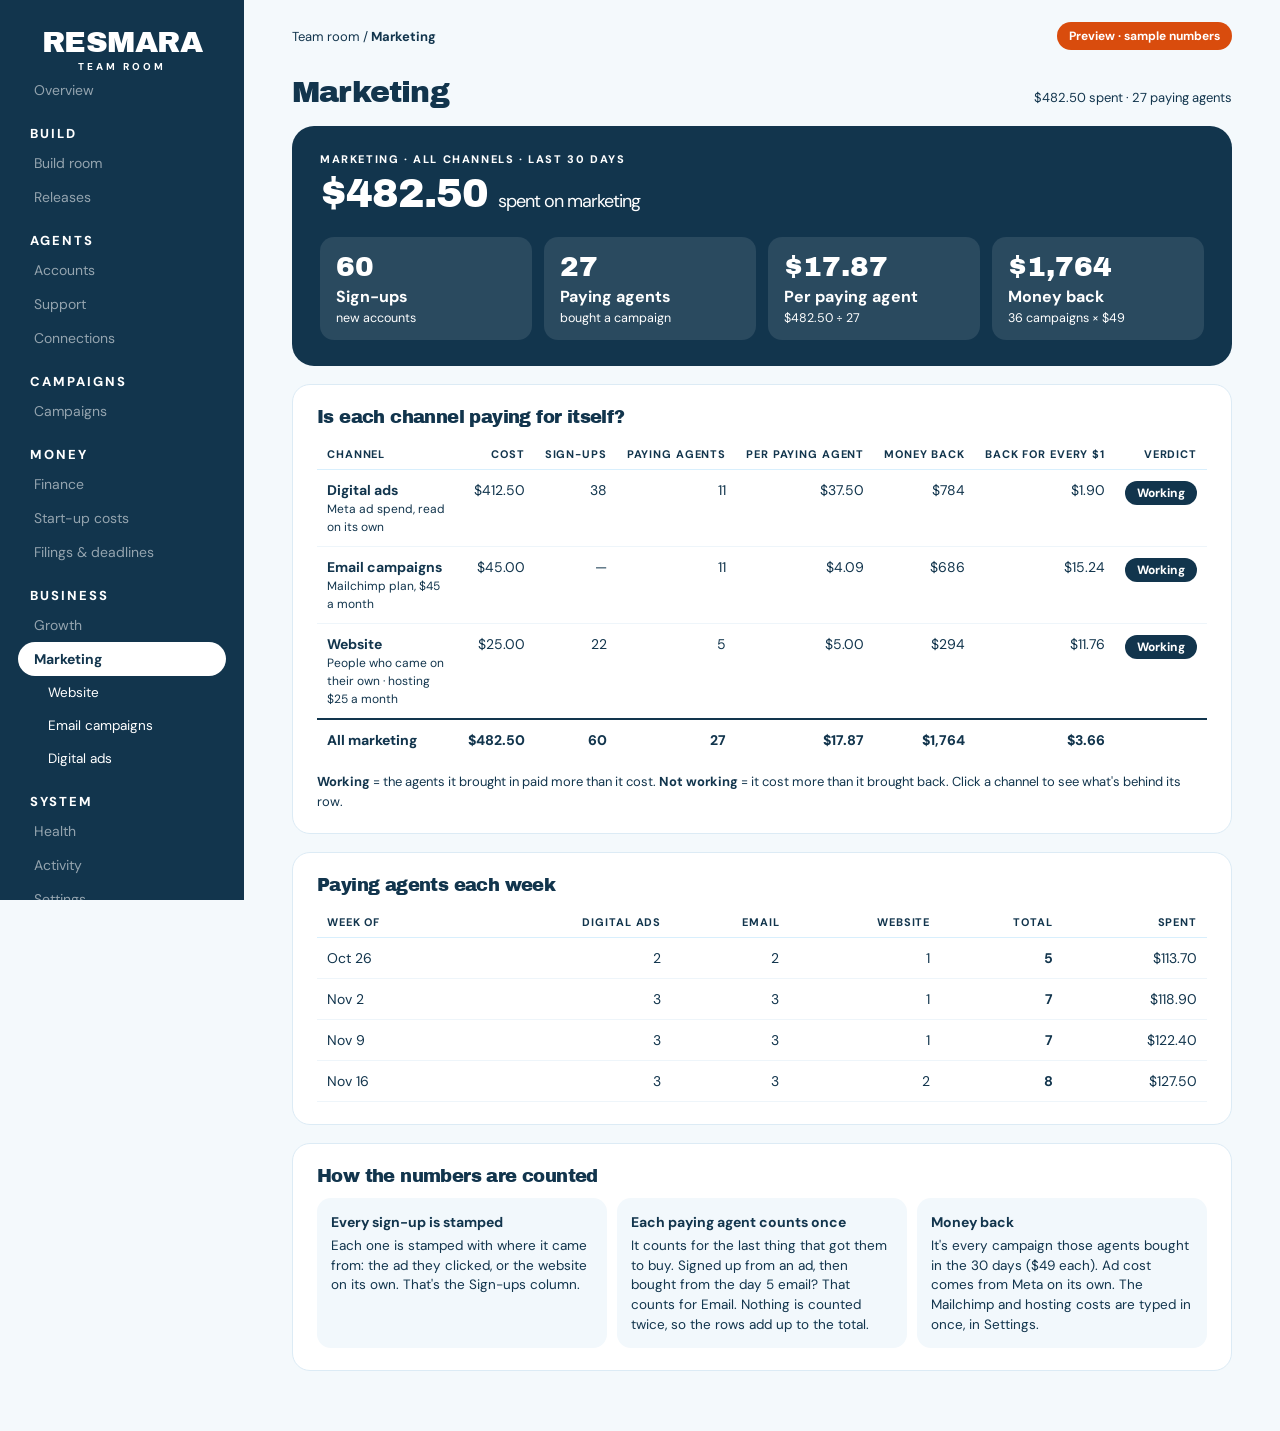
<file: docs/engines/engine-9-screens/preview.html>
<!DOCTYPE html>
<html lang="en">
<head>
<meta charset="utf-8">
<meta name="viewport" content="width=device-width,initial-scale=1">
<title>Resmara Team room · Marketing preview</title>
<link rel="preconnect" href="https://fonts.googleapis.com">
<link href="https://fonts.googleapis.com/css2?family=Archivo+Black&family=DM+Sans:wght@400;500;700;800&display=swap" rel="stylesheet">
<style>
*{box-sizing:border-box}
body{margin:0;font-family:'DM Sans',Arial,sans-serif;background:#f4f9fc;color:#12354d}
.wrap{display:flex;min-height:100vh}
aside{width:244px;flex:0 0 244px;background:#12354d;color:#fff;padding:26px 18px;position:sticky;top:0;height:100vh;overflow-y:auto}
.logo{font-family:'Archivo Black','Arial Black',sans-serif;font-size:30px;text-align:center;letter-spacing:-.5px}
.logo small{display:block;font:700 10px 'DM Sans',sans-serif;letter-spacing:3px;margin-top:2px}
.grp{font-size:13px;font-weight:800;letter-spacing:2px;text-transform:uppercase;margin:18px 12px 4px}
aside a{display:block;color:#fff;text-decoration:none;font-size:14px;padding:8px 16px;border-radius:999px;cursor:pointer;opacity:.55}
aside a.live{opacity:1}
aside a.live:hover{background:rgba(255,255,255,.08)}
aside a.sub{padding-left:30px;font-size:13.5px}
aside a.on{background:#fff;color:#12354d;font-weight:700;opacity:1}
main{flex:1;padding:22px 48px 60px;max-width:1240px}
.top{display:flex;justify-content:space-between;align-items:center;font-size:13px}
.crumb b{font-weight:700}
.pill{display:inline-block;background:#d94c0d;color:#fff;border-radius:999px;padding:6px 12px;font-weight:700;font-size:12px}
.head{display:flex;justify-content:space-between;align-items:baseline;margin:26px 0 18px}
h1{font-family:'Archivo Black','Arial Black',sans-serif;font-weight:400;font-size:30px;letter-spacing:-.8px;margin:0}
.head span{font-size:13px}
.hero{background:#12354d;color:#fff;border-radius:22px;padding:26px 28px}
.eb{font-size:11px;font-weight:800;letter-spacing:1.6px;text-transform:uppercase}
.big{font-family:'Archivo Black','Arial Black',sans-serif;font-size:40px;letter-spacing:-1px;margin:6px 0 0;display:flex;align-items:baseline;gap:10px;flex-wrap:wrap}
.big small{font:400 18px 'DM Sans',sans-serif}
.steps{display:grid;grid-template-columns:repeat(4,1fr);gap:12px;margin-top:22px}
.step{background:rgba(255,255,255,.1);border-radius:14px;padding:14px 16px}
.step b{display:block;font-family:'Archivo Black','Arial Black',sans-serif;font-weight:400;font-size:28px}
.step span{display:block;font-weight:700;margin-top:4px}.step small{display:block;font-size:12.5px;margin-top:3px}
.card{background:#fff;border:1px solid #dcebf5;border-radius:18px;padding:22px 24px;margin:18px 0 0}
.ct{font-family:'Archivo Black','Arial Black',sans-serif;font-weight:400;font-size:18px;letter-spacing:-.6px;margin:0 0 12px}
.tbl{width:100%;border-collapse:collapse;font-size:14px}
.tbl th{text-align:left;font-size:11px;letter-spacing:.08em;text-transform:uppercase;padding:8px 10px;border-bottom:1px solid #d8effd}
.tbl td{padding:11px 10px;border-bottom:1px solid #eef5fa;vertical-align:top}
.tbl .n{text-align:right;white-space:nowrap}
.tbl tr.tot td{font-weight:800;border-top:2px solid #12354d;border-bottom:0}
.tbl tr.click{cursor:pointer}.tbl tr.click:hover td{background:#f2f8fc}
.tbl tr.camp td{background:#f2f8fc}
.tbl tr.sub td{font-size:13px}.tbl tr.sub td:first-child{padding-left:28px}
.tbl small{font-size:12px}
.tag{display:inline-block;border-radius:999px;padding:4px 12px;font-size:12px;font-weight:800;background:#12354d;color:#fff;white-space:nowrap}
.tag.soft{background:#e2f0f8;color:#12354d}.tag.no{background:#d94c0d}
.note{font-size:13px;margin:12px 0 0;line-height:1.5}
.how{display:grid;grid-template-columns:repeat(3,1fr);gap:10px}
.how div{background:#f2f8fc;border-radius:14px;padding:14px;font-size:13.5px;line-height:1.45}
.how b{display:block;font-size:14px;margin-bottom:4px}
.btns{display:flex;gap:8px;flex-wrap:wrap}
.btn{border:0;border-radius:999px;padding:10px 16px;font:700 14px 'DM Sans',sans-serif;cursor:pointer;background:#d94c0d;color:#fff}
.btn.soft{background:#e2f0f8;color:#12354d}
.row{display:flex;flex-wrap:wrap;gap:12px;align-items:center;justify-content:space-between}.row p{margin:0}
.tiles{display:grid;grid-template-columns:repeat(4,1fr);gap:10px}
.tiles div{background:#f2f8fc;border-radius:14px;padding:14px}
.tiles b{display:block;font:800 24px 'DM Sans',sans-serif}.tiles span{font-size:13px}
.two{display:grid;grid-template-columns:1fr 1fr;gap:18px}.two .card{margin-top:18px}
.seg{display:inline-flex;background:#e2f0f8;border-radius:999px;padding:3px}
.seg button{border:0;background:transparent;border-radius:999px;padding:6px 14px;font:700 13px 'DM Sans',sans-serif;color:#12354d;cursor:pointer}
.seg button.on{background:#12354d;color:#fff}
.funnel{display:grid;grid-template-columns:repeat(5,1fr);gap:10px}
.funnel div{background:#f2f8fc;border-radius:14px;padding:14px}
.funnel b{display:block;font-family:'Archivo Black','Arial Black',sans-serif;font-weight:400;font-size:24px}
.funnel span{display:block;font-weight:700;font-size:13.5px;margin-top:4px}.funnel small{font-size:12px}
.chev{display:inline-block;width:14px;transition:transform .15s}.open .chev{transform:rotate(90deg)}
.banner{background:#e2f0f8;border-radius:14px;padding:10px 16px;font-size:13px;margin-bottom:18px}
.toast{position:fixed;bottom:24px;left:50%;transform:translateX(-50%);background:#12354d;color:#fff;padding:12px 18px;border-radius:999px;font-size:14px;font-weight:700;display:none}
@media(max-width:900px){aside{display:none}main{padding:18px}.steps,.tiles,.how,.funnel{grid-template-columns:1fr 1fr}.two{grid-template-columns:1fr}.tbl{font-size:12.5px}}
</style>
</head>
<body>
<div class="wrap">
<aside>
  <div class="logo">RESMARA<small>TEAM ROOM</small></div>
  <a>Overview</a>
  <div class="grp">Build</div><a>Build room</a><a>Releases</a>
  <div class="grp">Agents</div><a>Accounts</a><a>Support</a><a>Connections</a>
  <div class="grp">Campaigns</div><a>Campaigns</a>
  <div class="grp">Money</div><a>Finance</a><a>Start-up costs</a><a>Filings &amp; deadlines</a>
  <div class="grp">Business</div><a>Growth</a>
  <a class="live" data-go="marketing">Marketing</a>
  <a class="live sub" data-go="website">Website</a>
  <a class="live sub" data-go="email">Email campaigns</a>
  <a class="live sub" data-go="ads">Digital ads</a>
  <div class="grp">System</div><a>Health</a><a>Activity</a><a>Settings</a>
</aside>
<main>
  <div class="top"><div class="crumb">Team room / <b id="crumb">Marketing</b></div><span class="pill">Preview · sample numbers</span></div>
  <div id="page"></div>
</main>
</div>
<div class="toast" id="toast"></div>
<script>
// Sample data, last 30 days. Every page reads from this one object, so the pages always agree.
const PRICE = 49;
const D = {
  ads:{cost:412.5, signups:38, paying:11, campaigns:16},
  email:{cost:45, signups:0, paying:11, campaigns:14},
  website:{cost:25, signups:22, paying:5, campaigns:6},
  weeks:[{w:'Oct 26',ads:2,email:2,web:1,spentAds:96.2},{w:'Nov 2',ads:3,email:3,web:1,spentAds:101.4},{w:'Nov 9',ads:3,email:3,web:1,spentAds:104.9},{w:'Nov 16',ads:3,email:3,web:2,spentAds:110}],
  adCampaigns:[
    {name:'Agent sign-ups · November', ads:[
      {name:'"Paste a link. Get 14 days of posts." · video', where:'Facebook, Instagram', spend:188.4, clicks:612, signups:19, paying:6, campaigns:9, running:true},
      {name:'"Your listing, marketed until it sells" · photos', where:'Facebook, Instagram', spend:141.1, clicks:455, signups:13, paying:4, campaigns:6, running:true}]},
    {name:'Seller story test', ads:[
      {name:'"What your seller sees" · carousel', where:'Instagram', spend:83, clicks:223, signups:6, paying:1, campaigns:1, running:false}]}]
};
const money = n => '$' + n.toFixed(2).replace(/\B(?=(\d{3})+(?!\d))/g, ',');
const whole = n => '$' + Math.round(n).toLocaleString('en-US');
const back = c => c.campaigns * PRICE;
const verdict = c => back(c) >= c.cost ? '<span class="tag">Working</span>' : '<span class="tag no">Not working</span>';
const hero = (eb, big, small, steps) => `<div class="hero"><div class="eb">${eb}</div><div class="big">${big} <small>${small}</small></div><div class="steps">${steps.map(s=>`<div class="step"><b>${s[0]}</b><span>${s[1]}</span>${s[2]?`<small>${s[2]}</small>`:''}</div>`).join('')}</div></div>`;
const head = (t, s) => `<div class="head"><h1>${t}</h1><span>${s}</span></div>`;
function toast(t){const e=document.getElementById('toast');e.textContent=t;e.style.display='block';clearTimeout(toast.t);toast.t=setTimeout(()=>e.style.display='none',2200);}

function marketing(){
  const ch=[['ads','Digital ads','Meta ad spend, read on its own'],['email','Email campaigns','Mailchimp plan, $45 a month'],['website','Website','People who came on their own · hosting $25 a month']];
  const T={cost:0,signups:0,paying:0,campaigns:0}; ch.forEach(([k])=>Object.keys(T).forEach(f=>T[f]+=D[k][f]));
  const rows = ch.map(([k,n,s])=>{const c=D[k];return `<tr class="click" data-go="${k}" title="Open ${n}"><td><b>${n}</b><br><small>${s}</small></td><td class="n">${money(c.cost)}</td><td class="n">${c.signups||'—'}</td><td class="n">${c.paying}</td><td class="n">${money(c.cost/c.paying)}</td><td class="n">${whole(back(c))}</td><td class="n">${money(back(c)/c.cost)}</td><td class="n">${verdict(c)}</td></tr>`}).join('');
  const wk = D.weeks.map(w=>{const sp=w.spentAds+(D.email.cost+D.website.cost)/4;return `<tr><td>${w.w}</td><td class="n">${w.ads}</td><td class="n">${w.email}</td><td class="n">${w.web}</td><td class="n"><b>${w.ads+w.email+w.web}</b></td><td class="n">${money(sp)}</td></tr>`}).join('');
  return head('Marketing', `${money(T.cost)} spent · ${T.paying} paying agents`) +
    hero('Marketing · all channels · last 30 days', money(T.cost), 'spent on marketing',
      [[T.signups,'Sign-ups','new accounts'],[T.paying,'Paying agents','bought a campaign'],[money(T.cost/T.paying),'Per paying agent',`${money(T.cost)} ÷ ${T.paying}`],[whole(T.campaigns*PRICE),'Money back',`${T.campaigns} campaigns × $${PRICE}`]]) +
    `<div class="card"><h3 class="ct">Is each channel paying for itself?</h3>
      <table class="tbl"><tr><th>Channel</th><th class="n">Cost</th><th class="n">Sign-ups</th><th class="n">Paying agents</th><th class="n">Per paying agent</th><th class="n">Money back</th><th class="n">Back for every $1</th><th class="n">Verdict</th></tr>${rows}
      <tr class="tot"><td>All marketing</td><td class="n">${money(T.cost)}</td><td class="n">${T.signups}</td><td class="n">${T.paying}</td><td class="n">${money(T.cost/T.paying)}</td><td class="n">${whole(T.campaigns*PRICE)}</td><td class="n">${money(T.campaigns*PRICE/T.cost)}</td><td></td></tr></table>
      <p class="note"><b>Working</b> = the agents it brought in paid more than it cost. <b>Not working</b> = it cost more than it brought back. Click a channel to see what's behind its row.</p></div>
    <div class="card"><h3 class="ct">Paying agents each week</h3><table class="tbl"><tr><th>Week of</th><th class="n">Digital ads</th><th class="n">Email</th><th class="n">Website</th><th class="n">Total</th><th class="n">Spent</th></tr>${wk}</table></div>
    <div class="card"><h3 class="ct">How the numbers are counted</h3><div class="how">
      <div><b>Every sign-up is stamped</b>Each one is stamped with where it came from: the ad they clicked, or the website on its own. That's the Sign-ups column.</div>
      <div><b>Each paying agent counts once</b>It counts for the last thing that got them to buy. Signed up from an ad, then bought from the day 5 email? That counts for Email. Nothing is counted twice, so the rows add up to the total.</div>
      <div><b>Money back</b>It's every campaign those agents bought in the 30 days ($${PRICE} each). Ad cost comes from Meta on its own. The Mailchimp and hosting costs are typed in once, in Settings.</div></div></div>`;
}

function ads(){
  const a=D.ads, sum=(list,f)=>list.reduce((t,x)=>t+x[f],0);
  const camp = D.adCampaigns.map((c,i)=>{
    const t={spend:sum(c.ads,'spend'),clicks:sum(c.ads,'clicks'),signups:sum(c.ads,'signups'),paying:sum(c.ads,'paying'),campaigns:sum(c.ads,'campaigns')};
    const running=c.ads.some(x=>x.running);
    const head=`<tr class="camp click open" data-camp="${i}"><td><span class="chev">›</span> <b>${c.name}</b><br><small>${c.ads.length} ad${c.ads.length>1?'s':''} · click to open or close</small></td><td></td><td class="n"><b>${money(t.spend)}</b></td><td class="n">${t.clicks.toLocaleString()}</td><td class="n">${t.signups}</td><td class="n">${t.paying}</td><td class="n">${money(t.spend/t.paying)}</td><td class="n">${whole(t.campaigns*PRICE)}</td><td class="n"><span class="tag${running?'':' soft'}">${running?'Running':'Paused'}</span></td></tr>`;
    const kids=c.ads.map((x,j)=>`<tr class="sub" data-of="${i}"><td>${x.name}</td><td>${x.where}</td><td class="n">${money(x.spend)}</td><td class="n">${x.clicks}</td><td class="n">${x.signups}</td><td class="n">${x.paying}</td><td class="n">${money(x.spend/x.paying)}</td><td class="n">${whole(x.campaigns*PRICE)}</td><td class="n"><button class="tag${x.running?'':' soft'}" style="border:0;cursor:pointer" data-toggle="${i},${j}" title="Click to ${x.running?'pause':'run'}">${x.running?'Running':'Paused'}</button> ${verdict({campaigns:x.campaigns,cost:x.spend})}</td></tr>`).join('');
    return head+kids;}).join('');
  const all=D.adCampaigns.flatMap(c=>c.ads), clicks=sum(all,'clicks');
  return head('Digital ads', `${money(a.cost)} spent · ${a.paying} paying agents`) +
    hero('Digital ads · last 30 days', money(a.cost/a.paying), 'per new paying agent',
      [[money(a.cost),'Ad spend',`${all.filter(x=>x.running).length} ads running`],['61','Leads','people who started signing up'],['$6.76','Cost per lead',''],[a.paying,'New paying agents','paid for a first campaign']]) +
    `<div class="card"><h3 class="ct">Every campaign and ad we're running</h3>
      <table class="tbl"><tr><th>Campaign and ad</th><th>Where</th><th class="n">Spend</th><th class="n">Clicks</th><th class="n">Sign-ups</th><th class="n">Paying agents</th><th class="n">Per paying agent</th><th class="n">Money back</th><th class="n">Status</th></tr>${camp}
      <tr class="tot"><td>All ads</td><td></td><td class="n">${money(a.cost)}</td><td class="n">${clicks.toLocaleString()}</td><td class="n">${a.signups}</td><td class="n">${a.paying}</td><td class="n">${money(a.cost/a.paying)}</td><td class="n">${whole(back(a))}</td><td></td></tr></table>
      <p class="note">Read from Resmara's own Meta ad account. The "What your seller sees" ad cost $83 and brought back $49, so it's marked Not working. Click any ad's Running or Paused button to switch it. The All ads row is the Digital ads row on the <a href="#" data-go="marketing" style="color:#12354d;font-weight:700">Marketing</a> page.</p></div>
    <div class="card"><h3 class="ct">From ad to paying agent</h3><div class="funnel">
      <div><b>48,210</b><span>Saw an ad</span></div><div><b>1,290</b><span>Clicked</span><small>2.7% of the step before</small></div><div><b>61</b><span>Started signing up</span><small>4.7% of the step before</small></div><div><b>38</b><span>Made an account</span><small>62.3% of the step before</small></div><div><b>11</b><span>Paid for a campaign</span><small>28.9% of the step before</small></div></div></div>
    <div class="card"><h3 class="ct">Each week</h3><table class="tbl"><tr><th>Week of</th><th class="n">Spent on ads</th><th class="n">Paying agents from ads</th></tr>${D.weeks.map(w=>`<tr><td>${w.w}</td><td class="n">${money(w.spentAds)}</td><td class="n">${w.ads}</td></tr>`).join('')}</table></div>`;
}

function email(){
  const e=D.email;
  const r=(n,d,s,o,c)=>`<tr class="sub"><td>${n}</td><td>${d}</td><td class="n">${s}</td><td class="n">${o}</td><td class="n">${c}</td><td></td></tr>`;
  const ser=(n,who,when,s,o,c)=>`<tr class="camp"><td><b>${n}</b><br><small>${who}</small></td><td>${when}</td><td class="n">${s}</td><td class="n">${o}</td><td class="n">${c}</td><td class="n"><span class="tag">On</span></td></tr>`;
  return head('Email campaigns', `214 on the list · ${e.paying} paying agents`) +
    hero('Email campaigns · last 30 days','214','people on the Resmara list',[['46%','Opened','all marketing emails'],['9%','Clicked','opened and clicked'],[e.paying,'Paying agents','bought after an email'],['3','Unsubscribed','never emailed again']]) +
    `<div class="card"><h3 class="ct">Mailchimp</h3><div class="row"><p><b>Connected</b> · audience "Resmara clients" · 214 contacts · synced 10 minutes ago. New accounts are added on their own; unsubscribes and closed accounts come off.</p>
      <div class="btns"><button class="btn soft" data-t="The CSV of all 214 contacts would download here.">Export emails (CSV)</button><button class="btn" data-t="This would open Resmara's Mailchimp account.">Open Mailchimp</button></div></div></div>
    <div class="card"><h3 class="ct">Every email we're running</h3><table class="tbl"><tr><th>Series and email</th><th>When</th><th class="n">Sent</th><th class="n">Opened</th><th class="n">Clicked</th><th></th></tr>
      ${ser('Welcome','Everyone who signs up','Day 0, 3, 7, 14',152,'58%','14%')}${r('Welcome to Resmara','Day 0',38,'71%','22%')}${r('Your brand is ready','Day 3',38,'60%','15%')}${r('How agents use their listing website','Day 7',38,'52%','11%')}${r('Run it until it sells','Day 14',38,'49%','9%')}
      ${ser('Start your first campaign','Signed up, no campaign yet','Day 2, 5, 10',63,'41%','11%')}${r('Paste a link, get 14 days of posts','Day 2',23,'48%','14%')}${r('What your seller sees','Day 5',21,'39%','10%')}${r('Your first campaign is one link away','Day 10',19,'35%','8%')}
      ${ser('Tips and updates','Current clients','Every 2 weeks',398,'39%','6%')}${r('Nov 18 · 3 photos that stop the scroll','',143,'41%','7%')}${r('Nov 4 · Reading your day 7 report','',129,'37%','5%')}</table>
      <p class="note">Every email is written once, approved by Adam and built in Mailchimp in Resmara's look. Campaign emails (leads, renewals, reports, price changes) aren't here: the app sends those itself.</p></div>
    <div class="card"><h3 class="ct">What the emails brought in</h3><table class="tbl"><tr><th>Series</th><th class="n">Paying agents</th><th class="n">Campaigns bought</th><th class="n">Money back</th></tr>
      <tr><td>Start your first campaign</td><td class="n">8</td><td class="n">8</td><td class="n">$392</td></tr><tr><td>Welcome</td><td class="n">3</td><td class="n">3</td><td class="n">$147</td></tr><tr><td>Tips and updates (ran another campaign)</td><td class="n">—</td><td class="n">3</td><td class="n">$147</td></tr>
      <tr class="tot"><td>All emails</td><td class="n">${e.paying}</td><td class="n">${e.campaigns}</td><td class="n">${whole(back(e))}</td></tr></table>
      <p class="note">The All emails row is the Email campaigns row on the <a href="#" data-go="marketing" style="color:#12354d;font-weight:700">Marketing</a> page. Cost is the Mailchimp plan, $45 a month.</p></div>
    <div class="card"><h3 class="ct">Who's on the list</h3><div class="tiles"><div><b>38</b><span>Signed up, no campaign yet</span></div><div><b>143</b><span>Have run a campaign</span></div><div><b>27</b><span>Run it until it sells on</span></div><div><b>6</b><span>Unsubscribed (kept off)</span></div></div></div>`;
}

function website(){
  const w=D.website;
  return head('Website', '3,120 visitors · 60 sign-ups') +
    hero('resmara.com · last 30 days','3,120','visitors',[['60','Sign-ups','every sign-up happens here'],['1.9%','Visitors who sign up','60 of 3,120'],[w.signups,'Came on their own','not from an ad or email'],[w.paying,'Paying agents','credited to the website']]) +
    `<div class="card"><h3 class="ct">Who came, and where they're counted</h3><table class="tbl"><tr><th>Visitors who…</th><th class="n">Visitors</th><th class="n">Sign-ups</th><th class="n">Paying agents</th><th>Counted under</th></tr>
      <tr class="click" data-go="ads"><td>Clicked an ad</td><td class="n">1,290</td><td class="n">38</td><td class="n">11</td><td>Digital ads</td></tr>
      <tr><td>Came on their own (Google, typed it in, shared links)</td><td class="n">1,620</td><td class="n">22</td><td class="n">5</td><td><b>Website</b></td></tr>
      <tr class="click" data-go="email"><td>Clicked an email (already have an account)</td><td class="n">210</td><td class="n">—</td><td class="n">11</td><td>Email campaigns</td></tr></table>
      <p class="note">Everyone lands on the site, so this page shows all of it. The Website row on the <a href="#" data-go="marketing" style="color:#12354d;font-weight:700">Marketing</a> page only counts the people who came on their own. Click a row to jump to that channel.</p></div>
    <div class="two"><div class="card"><h3 class="ct">Where visitors come from</h3><table class="tbl"><tr><td>Meta ads</td><td class="n">1,290</td></tr><tr><td>Google search</td><td class="n">960</td></tr><tr><td>Typed it in</td><td class="n">510</td></tr><tr><td>Mailchimp emails</td><td class="n">210</td></tr><tr><td>Shared links and other</td><td class="n">150</td></tr></table></div>
      <div class="card"><h3 class="ct">Top pages</h3><table class="tbl"><tr><th>Page</th><th class="n">Visitors</th><th class="n">Sign-ups</th></tr><tr><td>Home</td><td class="n">2,140</td><td class="n">41</td></tr><tr><td>How it works</td><td class="n">610</td><td class="n">12</td></tr><tr><td>Pricing</td><td class="n">370</td><td class="n">7</td></tr></table></div></div>
    <div class="card"><div class="row"><div><h3 class="ct">Heat maps and recordings</h3><p class="note" style="margin:0">See where people click, scroll and give up, in Microsoft Clarity.</p></div><button class="btn soft" data-t="This would open Microsoft Clarity.">Open Clarity</button></div></div>`;
}

const PAGES={marketing:['Marketing',marketing],ads:['Digital ads',ads],email:['Email campaigns',email],website:['Website',website]};
function show(k){
  if(!PAGES[k]) k='marketing';
  document.getElementById('page').innerHTML=PAGES[k][1]();
  document.getElementById('crumb').textContent=PAGES[k][0];
  document.querySelectorAll('aside a[data-go]').forEach(a=>a.classList.toggle('on',a.dataset.go===k));
  try{history.replaceState(null,'','#'+k)}catch(e){}
  window.scrollTo(0,0);
}
document.addEventListener('click',e=>{
  const g=e.target.closest('[data-go]'); if(g){e.preventDefault();show(g.dataset.go);return;}
  const tg=e.target.closest('[data-toggle]'); if(tg){const [i,j]=tg.dataset.toggle.split(',');const x=D.adCampaigns[i].ads[j];x.running=!x.running;show('ads');toast(x.running?'Ad running again':'Ad paused');return;}
  const c=e.target.closest('[data-camp]'); if(c){c.classList.toggle('open');document.querySelectorAll('[data-of="'+c.dataset.camp+'"]').forEach(r=>r.style.display=c.classList.contains('open')?'':'none');return;}
  const t=e.target.closest('[data-t]'); if(t) toast(t.dataset.t);
});
document.querySelectorAll('aside a:not(.live)').forEach(a=>a.title='Not part of this preview');
show((location.hash||'').slice(1));
</script>
</body>
</html>
</file>
<file: static/legal.css>
@import url('https://fonts.googleapis.com/css2?family=DM+Sans:wght@400;500;600;700&family=Archivo+Black&display=swap');
*{box-sizing:border-box}
body{margin:0;background:#f7fbff;color:#12354d;font:16px/1.75 'DM Sans',-apple-system,BlinkMacSystemFont,'Segoe UI',Roboto,Arial,sans-serif}
.legal-nav{display:flex;justify-content:space-between;align-items:center;gap:20px;max-width:1100px;margin:0 auto;padding:28px 24px}
.legal-logo{font-weight:900;font-size:24px;letter-spacing:-.05em;color:#143a50;text-decoration:none}
.legal-logo span{color:#d94c0d}
.legal-nav a.back{font-size:13px;font-weight:600;color:#087db6;text-decoration:none}
main{max-width:780px;margin:0 auto;padding:20px 24px 70px}
.kicker{font-size:10px;font-weight:800;letter-spacing:1.7px;color:#087db6;text-transform:uppercase}
h1{font-family:'Archivo Black','Arial Black',sans-serif;font-weight:400;text-transform:uppercase;letter-spacing:-.045em;font-size:clamp(36px,5vw,54px);line-height:1.08;margin:10px 0 12px}
h1 span{color:#087db6}
h2{font-family:'Archivo Black','Arial Black',sans-serif;font-weight:400;letter-spacing:-.03em;font-size:22px;line-height:1.25;margin:44px 0 10px;color:#12354d}
h3{font-size:16px;font-weight:700;margin:22px 0 4px}
.updated{color:#648096;font-size:13px;margin:0 0 30px}
p,li{color:#2b4a60}
ul,ol{padding-left:1.25rem}
li{margin:6px 0}
a{color:#087db6}
.summary{background:#12354d;color:#fff;border-radius:22px;padding:26px 28px;margin:10px 0 8px}
.summary p{color:#d6e8f3;margin:0}
.summary b{color:#fff}
.card{background:#fff;border:1px solid #d4e6f1;border-radius:18px;padding:22px 24px;margin:16px 0}
.card h3{margin-top:0}
table{width:100%;border-collapse:collapse;background:#fff;border:1px solid #d4e6f1;border-radius:14px;overflow:hidden;font-size:14px;margin:14px 0}
th,td{text-align:left;padding:12px 14px;border-top:1px solid #e3eef5;vertical-align:top}
th{background:#e2f0f8;border-top:0;font-size:12px;letter-spacing:.4px;color:#12354d}
td code{font-size:12px;background:#f0f6fa;padding:2px 6px;border-radius:6px;color:#12354d}
.steps{counter-reset:s;list-style:none;padding:0}
.steps li{counter-increment:s;position:relative;padding:4px 0 4px 54px;margin:16px 0}
.steps li:before{content:counter(s);position:absolute;left:0;top:2px;width:38px;height:38px;border-radius:50%;background:#e2f0f8;color:#087db6;display:grid;place-items:center;font-family:'Archivo Black',sans-serif;font-size:15px}
.btn{display:inline-block;background:#d94c0d;color:#fff!important;text-decoration:none;font-weight:700;font-size:14px;padding:14px 22px;border-radius:12px}
.legal-links{display:flex;gap:10px;flex-wrap:wrap;margin:6px 0 0}
.legal-links a{background:#e2f0f8;color:#12354d;text-decoration:none;font-size:13px;font-weight:600;padding:9px 15px;border-radius:999px}
.legal-links a[aria-current=page]{background:#12354d;color:#fff}
footer{max-width:1100px;margin:0 auto;padding:30px 24px 50px;display:flex;justify-content:space-between;gap:20px;flex-wrap:wrap;font-size:12px;color:#648096;border-top:1px solid #d1e7f5}
footer a{color:#648096;margin-left:18px}
@media(max-width:600px){h2{font-size:20px}table{font-size:13px}th,td{padding:10px}footer a{margin:0 14px 0 0}}
.legal-logo img{border-radius:0}
</file>
